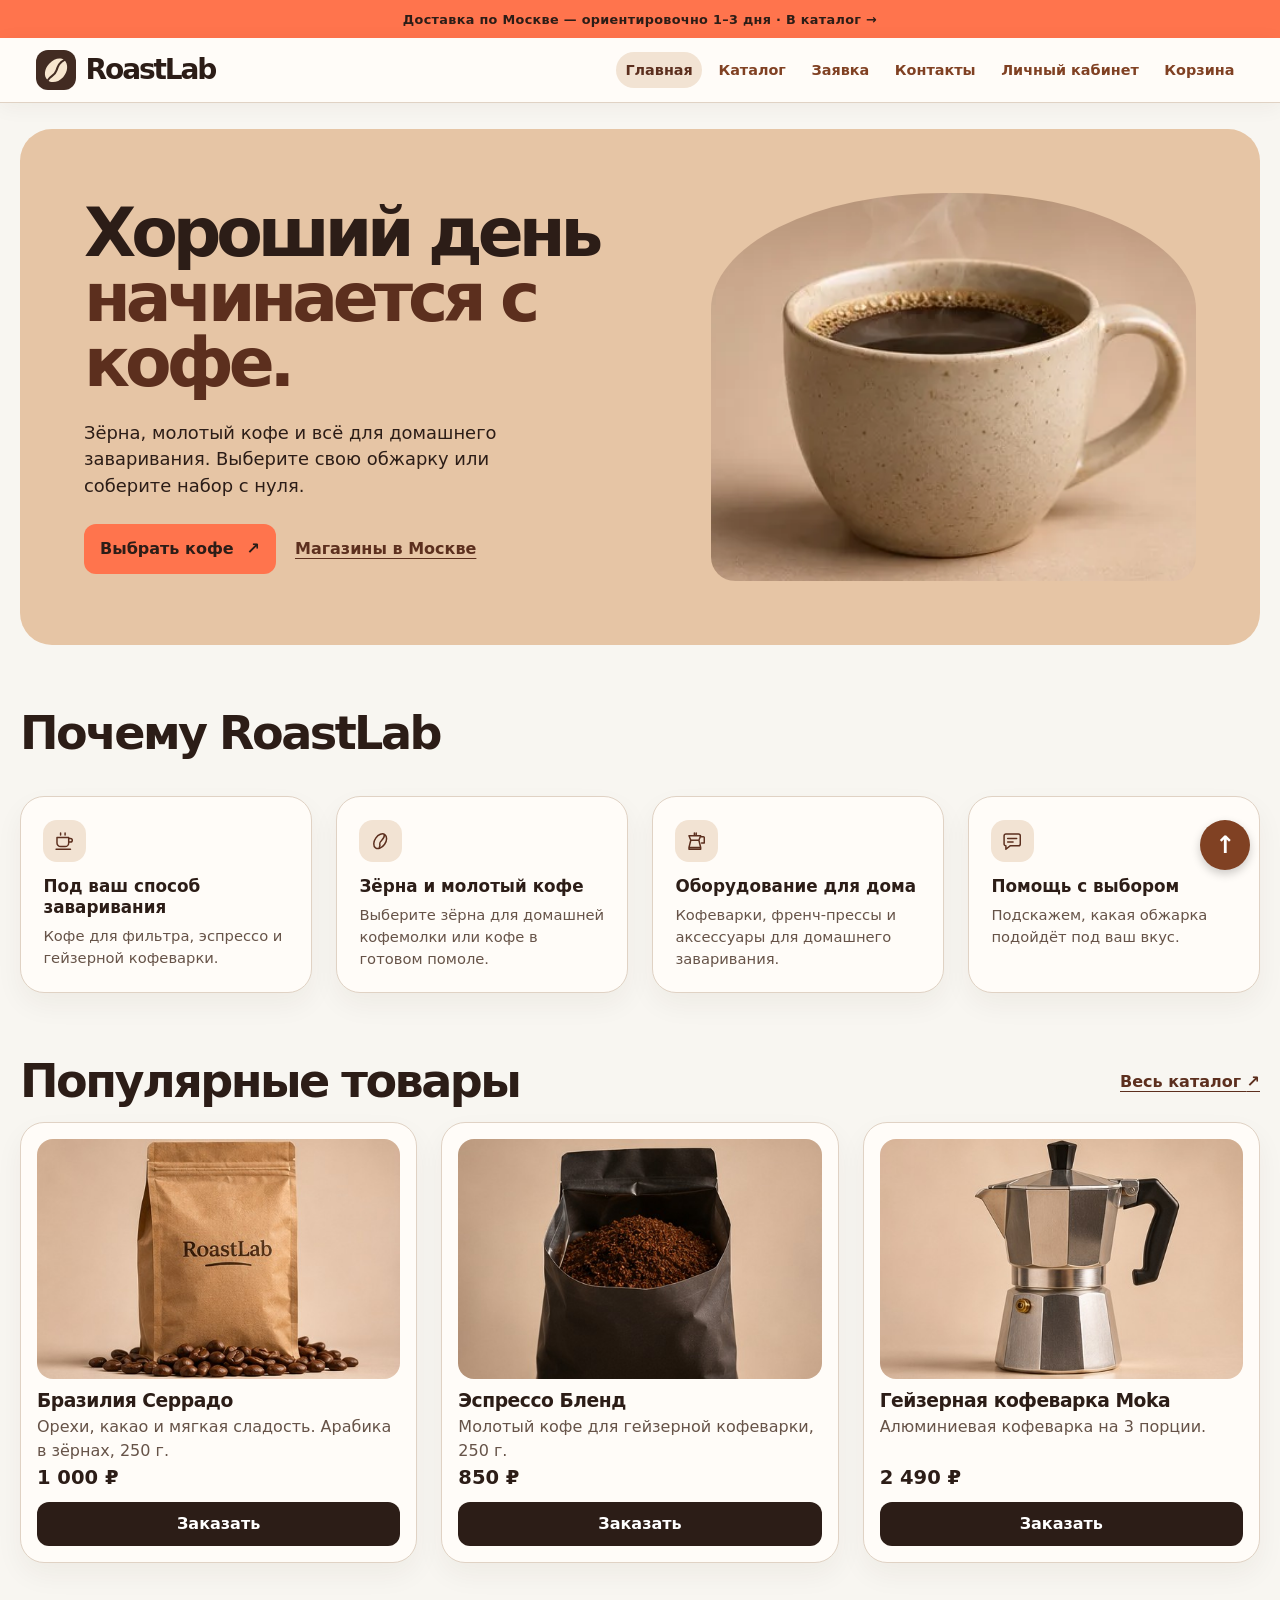
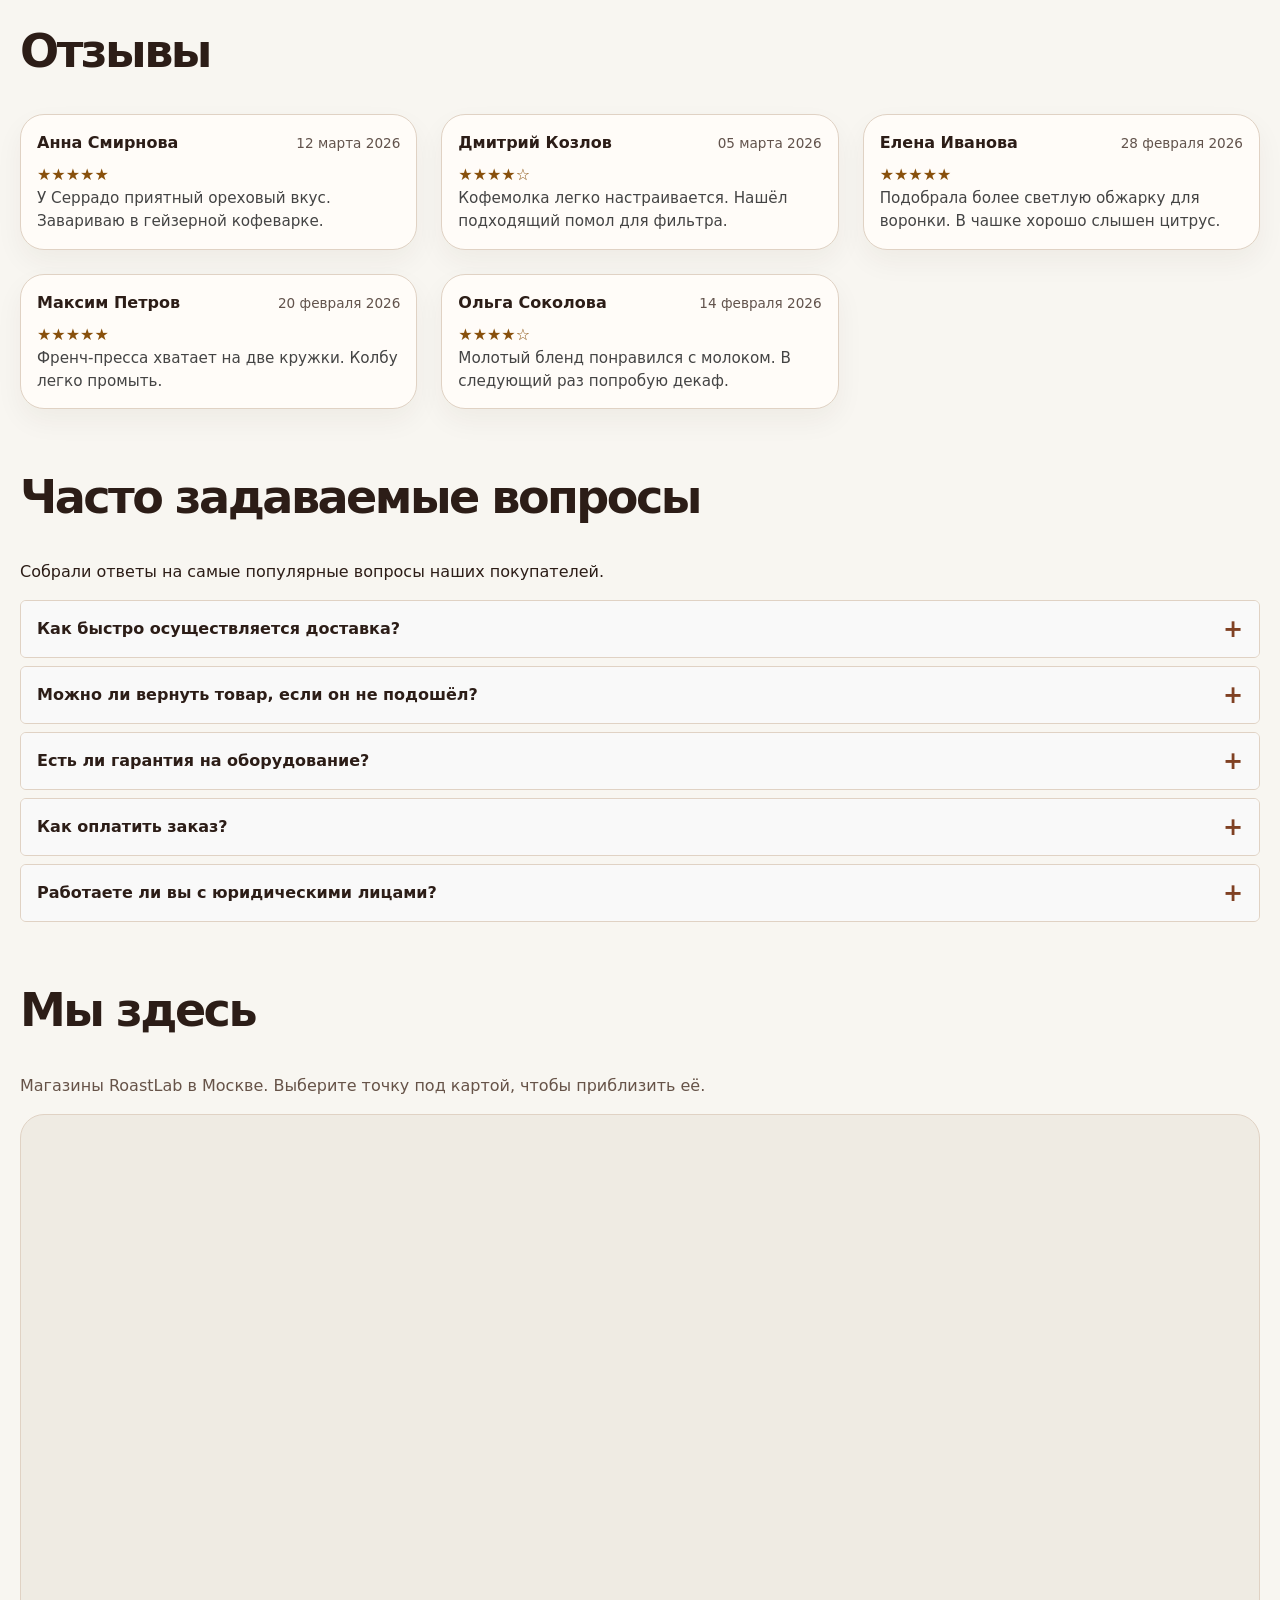
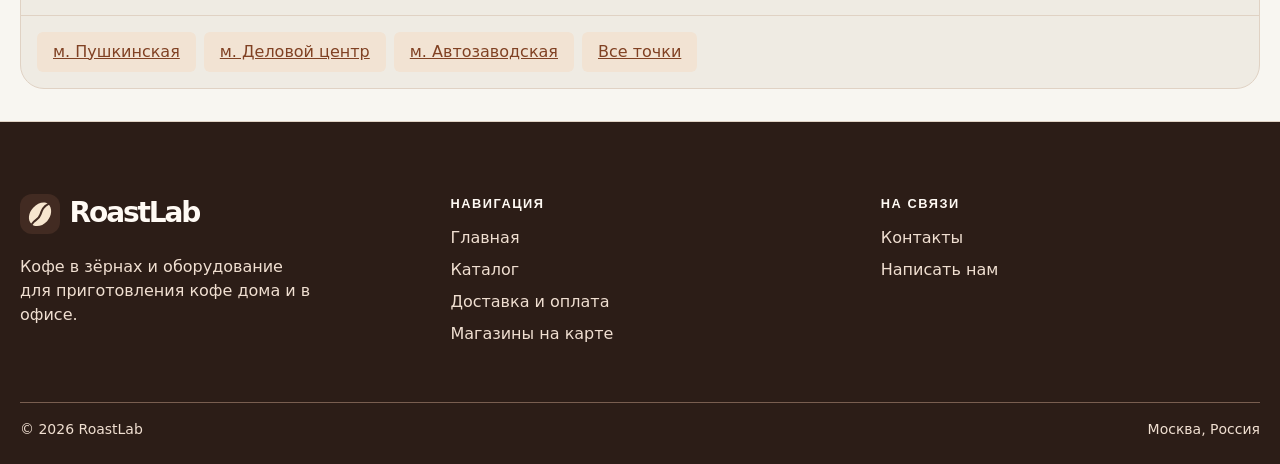
<file: index.html>
<!DOCTYPE html>
<html lang="ru">
<head>
    <meta charset="UTF-8">
    <meta name="viewport" content="width=device-width, initial-scale=1.0">
    <meta name="description" content="RoastLab: популярные товары, преимущества, отзывы клиентов.">
    <title>RoastLab</title>
    <link rel="stylesheet" href="css/style.css">
    <link rel="stylesheet" href="css/responsive.css">
    <script src="js/main.js" defer></script>
    <link rel="icon" type="image/svg+xml" href="data:image/svg+xml,%3Csvg xmlns='http://www.w3.org/2000/svg' viewBox='0 0 40 40'%3E%3Crect width=%2740%27 height=%2740%27 rx=%2710%27 fill=%27%23422b22%27/%3E%3Cpath fill='%23f7e6cf' d='M28 10c4.8 3.8 3.9 11.8-.9 17.2-4.9 5.3-11.9 6.4-15.6 2.7-4.2-4-3-11.1 1.7-16.2C18 8.5 24.5 7.2 28 10Z'/%3E%3Cpath fill='none' stroke='%23422b22' stroke-width='2' stroke-linecap='round' d='M12 30c2.4-4.1 6.9-4.3 8.5-9.6 1.4-4.6 2.7-7.9 7.7-10.2'/%3E%3C/svg%3E">
</head>
<body id="top">
  <a class="skip-link" href="#main-content">Перейти к содержимому</a>
  <p class="site-announcement">
      <a href="catalog.html">Доставка по Москве — ориентировочно 1–3 дня · В каталог <span aria-hidden="true">→</span></a>
  </p>
  <header class="site-header">
    <div class="site-header__inner">
      <div class="page-inner">
        <a class="site-header__logo" href="index.html">RoastLab</a>
        <button class="button button--secondary site-nav-toggle" type="button" aria-controls="site-nav" aria-expanded="false" hidden>Меню</button>
        <nav class="site-nav" id="site-nav" aria-label="Основная навигация">
          <ul class="site-nav__list">
          <li class="site-nav__item"><a class="site-nav__link site-nav__link--active" aria-current="page" href="index.html">Главная</a></li>
          <li class="site-nav__item"><a class="site-nav__link" href="catalog.html">Каталог</a></li>
          <li class="site-nav__item"><a class="site-nav__link" href="order.html">Заявка</a></li>
          <li class="site-nav__item"><a class="site-nav__link" href="contacts.html">Контакты</a></li>
          <li class="site-nav__item"><a class="site-nav__link" href="account.html">Личный кабинет</a></li>
          <li class="site-nav__item"><a class="site-nav__link" href="cart.html">Корзина</a></li>
          </ul>
        </nav>
      </div>
    </div>
  </header>

    <main id="main-content" tabindex="-1">
  <section class="hero">
    <div class="page-inner">
      <div class="hero__layout">
        <div class="hero__copy">
          <h1 class="hero__title">Хороший день <span>начинается с кофе.</span></h1>
          <p class="hero__text">Зёрна, молотый кофе и всё для домашнего заваривания. Выберите свою обжарку или соберите набор с нуля.</p>
          <div class="hero__actions">
            <a class="button button--primary" href="catalog.html">Выбрать кофе <span aria-hidden="true">↗</span></a>
            <a class="hero__stores" href="#stores">Магазины в Москве</a>
          </div>
        </div>
        <div class="hero__visual">
          <picture class="hero__picture">
            <source type="image/webp" srcset="images/roast-8-252.webp 252w, images/roast-8.webp 504w" sizes="(min-width: 1100px) 505px, (min-width: 768px) 46vw, calc(100vw - 64px)">
            <img src="images/roast-8.jpg" srcset="images/roast-8-252.jpg 252w, images/roast-8.jpg 504w" sizes="(min-width: 1100px) 505px, (min-width: 768px) 46vw, calc(100vw - 64px)" alt="Чашка свежезаваренного кофе" width="504" height="333">
          </picture>
        </div>
      </div>
    </div>
  </section>
  <div class="page-inner">

        <section class="section" id="advantages" tabindex="-1" aria-labelledby="advantages-title">
            <h2 class="section__title" id="advantages-title">Почему RoastLab</h2>
            <ul class="advantages-list">
                <li class="advantages-list__item">
                    <svg class="advantages-list__icon" viewBox="0 0 24 24" aria-hidden="true">
                        <path d="M4 8h13v6a4 4 0 0 1-4 4H8a4 4 0 0 1-4-4zM17 9h2a2 2 0 0 1 0 4h-2M3 21h16M8 5V3m5 2V3"/>
                    </svg>
                    <div>
                        <h3>Под ваш способ заваривания</h3>
                        <p>Кофе для фильтра, эспрессо и гейзерной кофеварки.</p>
                    </div>
                </li>
                <li class="advantages-list__item">
                    <svg class="advantages-list__icon" viewBox="0 0 24 24" aria-hidden="true">
                        <ellipse cx="12" cy="12" rx="6" ry="9" transform="rotate(35 12 12)"/>
                        <path d="M16.5 5c1 5-6 7-5 10 .4 1.3.2 2.7-.5 4"/>
                    </svg>
                    <div>
                        <h3>Зёрна и молотый кофе</h3>
                        <p>Выберите зёрна для домашней кофемолки или кофе в готовом помоле.</p>
                    </div>
                </li>
                <li class="advantages-list__item">
                    <svg class="advantages-list__icon" viewBox="0 0 24 24" aria-hidden="true">
                        <path d="M4 6h13l-2 5H6zM10 3v3m2-3v3M6 11l-2 8h13l-2-8M17 7h3a1 1 0 0 1 1 1v6h-3M4 19v2h13v-2"/>
                    </svg>
                    <div>
                        <h3>Оборудование для дома</h3>
                        <p>Кофеварки, френч-прессы и аксессуары для домашнего заваривания.</p>
                    </div>
                </li>
                <li class="advantages-list__item">
                    <svg class="advantages-list__icon" viewBox="0 0 24 24" aria-hidden="true">
                        <path d="M5 4h14a2 2 0 0 1 2 2v9a2 2 0 0 1-2 2H10l-5 4v-4a2 2 0 0 1-2-2V6a2 2 0 0 1 2-2zM7 9h10M7 13h6"/>
                    </svg>
                    <div>
                        <h3>Помощь с выбором</h3>
                        <p>Подскажем, какая обжарка подойдёт под ваш вкус.</p>
                    </div>
                </li>
            </ul>
        </section>

        <section class="section" id="popular" tabindex="-1">
            <div class="section-heading">
                <h2 class="section__title">Популярные товары</h2>
                <a href="catalog.html">Весь каталог <span aria-hidden="true">↗</span></a>
            </div>

            <div class="products-grid">

                <div class="product-column">
  <article class="product-card" data-category="beans" data-price="1000" id="item-1">
    <img class="product-card__image" src="images/roast-1.jpg" srcset="images/roast-1-252.jpg 252w, images/roast-1.jpg 504w" sizes="(min-width: 1200px) 360px, (min-width: 1024px) 32vw, (min-width: 640px) 47vw, calc(100vw - 64px)" alt="Бразилия Серрадо" width="504" height="333" loading="lazy">
    <div class="product-card__body">
<h3 class="product-card__title"><a href="product.html">Бразилия Серрадо</a></h3>
    <p class="product-card__description">Орехи, какао и мягкая сладость. Арабика в зёрнах, 250 г.</p>
    <p class="product-card__price">1 000 ₽</p>

    <button class="button button--primary" type="button" data-product="Бразилия Серрадо">Заказать</button>
    </div>
  </article>
</div>

                <div class="product-column">
  <article class="product-card" data-category="ground" data-price="850" id="item-2">
    <img class="product-card__image" src="images/roast-2.jpg" srcset="images/roast-2-252.jpg 252w, images/roast-2.jpg 504w" sizes="(min-width: 1200px) 360px, (min-width: 1024px) 32vw, (min-width: 640px) 47vw, calc(100vw - 64px)" alt="Эспрессо Бленд" width="504" height="333" loading="lazy">
    <div class="product-card__body">
<h3 class="product-card__title">Эспрессо Бленд</h3>
    <p class="product-card__description">Молотый кофе для гейзерной кофеварки, 250 г.</p>
    <p class="product-card__price">850 ₽</p>

    <button class="button button--primary" type="button" data-product="Эспрессо Бленд">Заказать</button>
    </div>
  </article>
</div>

                <div class="product-column">
  <article class="product-card" data-category="makers" data-price="2490" id="item-3">
    <img class="product-card__image" src="images/roast-3.jpg" srcset="images/roast-3-252.jpg 252w, images/roast-3.jpg 504w" sizes="(min-width: 1200px) 360px, (min-width: 1024px) 32vw, (min-width: 640px) 47vw, calc(100vw - 64px)" alt="Гейзерная кофеварка Moka" width="504" height="333" loading="lazy">
    <div class="product-card__body">
<h3 class="product-card__title">Гейзерная кофеварка Moka</h3>
    <p class="product-card__description">Алюминиевая кофеварка на 3 порции.</p>
    <p class="product-card__price">2 490 ₽</p>

    <button class="button button--primary" type="button" data-product="Гейзерная кофеварка Moka">Заказать</button>
    </div>
  </article>
</div>

            </div>
        </section>

        <!-- БЛОК: Отзывы -->
        <section class="section" id="reviews">
            <h2 class="section__title">Отзывы</h2>
            <p></p>

            <div class="reviews-list">

                <div>
<article class="review-card">
                    <div class="review-card__header">
                        <span class="review-card__author">Анна Смирнова</span>
                        <span class="review-card__date">12 марта 2026</span>
                    </div>
                    <div class="stars" aria-label="Оценка 5 из 5">★★★★★</div>
                    <p class="review-card__text">У Серрадо приятный ореховый вкус. Завариваю в гейзерной кофеварке.</p>
                </article>
</div>

                <div>
<article class="review-card">
                    <div class="review-card__header">
                        <span class="review-card__author">Дмитрий Козлов</span>
                        <span class="review-card__date">05 марта 2026</span>
                    </div>
                    <div class="stars" aria-label="Оценка 4 из 5">★★★★☆</div>
                    <p class="review-card__text">Кофемолка легко настраивается. Нашёл подходящий помол для фильтра.</p>
                </article>
</div>

                <div>
<article class="review-card">
                    <div class="review-card__header">
                        <span class="review-card__author">Елена Иванова</span>
                        <span class="review-card__date">28 февраля 2026</span>
                    </div>
                    <div class="stars" aria-label="Оценка 5 из 5">★★★★★</div>
                    <p class="review-card__text">Подобрала более светлую обжарку для воронки. В чашке хорошо слышен цитрус.</p>
                </article>
</div>

                <div>
<article class="review-card">
                    <div class="review-card__header">
                        <span class="review-card__author">Максим Петров</span>
                        <span class="review-card__date">20 февраля 2026</span>
                    </div>
                    <div class="stars" aria-label="Оценка 5 из 5">★★★★★</div>
                    <p class="review-card__text">Френч-пресса хватает на две кружки. Колбу легко промыть.</p>
                </article>
</div>

                <div>
<article class="review-card">
                    <div class="review-card__header">
                        <span class="review-card__author">Ольга Соколова</span>
                        <span class="review-card__date">14 февраля 2026</span>
                    </div>
                    <div class="stars" aria-label="Оценка 4 из 5">★★★★☆</div>
                    <p class="review-card__text">Молотый бленд понравился с молоком. В следующий раз попробую декаф.</p>
                </article>
</div>

            </div>
        </section>

        <!-- БЛОК: Часто задаваемые вопросы (FAQ) -->
        <section class="section" id="faq">
            <h2 class="section__title">Часто задаваемые вопросы</h2>
            <p>Собрали ответы на самые популярные вопросы наших покупателей.</p>

            <div class="faq-list">
                <details class="faq-item">
                    <summary class="faq-item__question">Как быстро осуществляется доставка?</summary>
                    <div class="faq-item__answer">Ориентировочный срок доставки по Москве — 1–3 дня. Точную дату можно уточнить при оформлении заказа.</div>
                </details>

                <details class="faq-item">
                    <summary class="faq-item__question">Можно ли вернуть товар, если он не подошёл?</summary>
                    <div class="faq-item__answer">Если товар не подошёл, напишите нам через <a href="contacts.html">страницу контактов</a> и укажите номер заказа. Подскажем, как оформить возврат или обмен.</div>
                </details>

                <details class="faq-item">
                    <summary class="faq-item__question">Есть ли гарантия на оборудование?</summary>
                    <div class="faq-item__answer">Срок и условия гарантии зависят от модели. Перед покупкой уточните их через <a href="contacts.html">страницу контактов</a>, указав название модели.</div>
                </details>

                <details class="faq-item">
                    <summary class="faq-item__question">Как оплатить заказ?</summary>
                    <div class="faq-item__answer">Чтобы уточнить доступные способы оплаты, свяжитесь с нами через <a href="contacts.html">страницу контактов</a>.</div>
                </details>

                <details class="faq-item">
                    <summary class="faq-item__question">Работаете ли вы с юридическими лицами?</summary>
                    <div class="faq-item__answer">По оптовым заказам для компаний напишите нам через <a href="contacts.html">страницу контактов</a>. Укажите название организации, нужные позиции и количество, чтобы обсудить условия поставки.</div>
                </details>
            </div>
        </section>

      </div>
        <section class="section" id="stores" aria-labelledby="stores-title">
            <h2 class="section__title" id="stores-title">Мы здесь</h2>
            <p class="stores-map__intro">Магазины RoastLab в Москве. Выберите точку под картой, чтобы приблизить её.</p>
            <div class="stores-map">
                <iframe class="stores-map__frame" name="stores-map" title="Яндекс Карта с магазинами RoastLab в Москве"
                    src="https://yandex.ru/map-widget/v1/?ll=37.603,55.749&amp;z=10&amp;l=map&amp;pt=37.606,55.765~37.542,55.744~37.669,55.706"
                    loading="lazy" allowfullscreen></iframe>
                <ul class="stores-map__locations" aria-label="Точки на карте">
                    <li><a href="https://yandex.ru/map-widget/v1/?ll=37.606,55.765&amp;z=16&amp;l=map&amp;pt=37.606,55.765" target="stores-map">м. Пушкинская</a></li>
                    <li><a href="https://yandex.ru/map-widget/v1/?ll=37.542,55.744&amp;z=16&amp;l=map&amp;pt=37.542,55.744" target="stores-map">м. Деловой центр</a></li>
                    <li><a href="https://yandex.ru/map-widget/v1/?ll=37.669,55.706&amp;z=16&amp;l=map&amp;pt=37.669,55.706" target="stores-map">м. Автозаводская</a></li>
                    <li><a href="https://yandex.ru/map-widget/v1/?ll=37.603,55.749&amp;z=10&amp;l=map&amp;pt=37.606,55.765~37.542,55.744~37.669,55.706" target="stores-map">Все точки</a></li>
                </ul>
            </div>
        </section>
    </main>

    <footer class="site-footer" id="contacts">
        <div class="page-inner">
            <div class="site-footer__grid">
                <div class="site-footer__brand">
                    <a class="site-footer__logo" href="index.html">RoastLab</a>
                    <p>Кофе в зёрнах и оборудование для приготовления кофе дома и в офисе.</p>
                </div>
                <nav aria-label="Навигация в подвале">
                    <h2 class="site-footer__heading">Навигация</h2>
                    <ul class="site-footer__links">
                        <li><a href="index.html">Главная</a></li>
                        <li><a href="catalog.html">Каталог</a></li>
                        <li><a href="index.html#faq">Доставка и оплата</a></li>
                        <li><a href="index.html#stores">Магазины на карте</a></li>
                    </ul>
                </nav>
                <div>
                    <h2 class="site-footer__heading">На связи</h2>
                    <ul class="site-footer__links">
                        <li><a href="contacts.html">Контакты</a></li>
                        <li><a href="contacts.html#feedback">Написать нам</a></li>
                    </ul>
                </div>
            </div>
            <div class="site-footer__bottom">
                <p>&copy; 2026 RoastLab</p>
                <p>Москва, Россия</p>
            </div>
        </div>
    </footer>

    <!-- ========================================== -->
    <!-- СУПЕР-УЛУЧШЕННОЕ МОДАЛЬНОЕ ОКНО             -->
    <!-- ========================================== -->
    <dialog class="order-dialog" id="order-dialog" aria-labelledby="order-dialog-title">
          <div class="order-dialog__header">
            <h2 class="order-dialog__title" id="order-dialog-title">Оформление заявки</h2>
            <button type="button" class="order-dialog__close" data-close-dialog aria-label="Закрыть">×</button>
          </div>
          <div class="order-dialog__body">
            <form class="order-form" id="order-form" action="#" method="post" novalidate>

                <input id="selected-product" name="selected-product" type="hidden"><p>Товар: <strong id="selected-product-name"></strong></p>

                <!-- Динамический блок: Выбранный товар -->

                <!-- Группа: контактные данные -->
                <fieldset class="field">
                    <legend class="field-title">Контактные данные</legend>

                    <div class="field">
                        <label class="order-form__label" for="order-name">
                            Имя <span class="required" aria-hidden="true">*</span>
                        </label>
                        <input class="order-form__input"
                                   id="order-name" name="name" type="text"
                                   placeholder="Введите ваше имя" minlength="2" autocomplete="given-name" required>
                        <small class="order-form__hint">Как к вам обращаться</small>
                    </div>

                    <div class="field">
                        <label class="order-form__label" for="order-email">
                            E-mail <span class="required" aria-hidden="true">*</span>
                        </label>
                        <input class="order-form__input"
                                   id="order-email" name="email" type="email"
                                   placeholder="example@mail.ru" autocomplete="email" required>
                    </div>

                    <div class="field">
                        <label class="order-form__label" for="order-phone">
                            Телефон <span class="required" aria-hidden="true">*</span>
                        </label>
                        <div class="phone-field">
          <span class="phone-field__icon" aria-hidden="true">☎</span>
          <input class="order-form__input"
                                   id="order-phone" name="phone" type="tel" inputmode="tel"
                                   placeholder="+7 (900) 000-00-00" pattern="^\+7 \(\d{3}\) \d{3}-\d{2}-\d{2}$" required aria-describedby="order-phone-hint">
        </div>
                        <small class="order-form__hint" id="order-phone-hint">Формат: +7 (900) 000-00-00</small>
                    </div>
                </fieldset>

                <!-- Группа: способ связи (НОВОЕ) -->
                <fieldset class="field">
                    <legend class="field-title">Удобный способ связи</legend>
                    <div class="order-form__options">
                        <label class="choice-label">
                            <input class="choice-input" type="radio" name="contact_method" value="call" checked> Звонок
                        </label>
                        <label class="choice-label">
                            <input class="choice-input" type="radio" name="contact_method" value="email"> E-mail
                        </label>
                        <label class="choice-label">
                            <input class="choice-input" type="radio" name="contact_method" value="messenger"> Мессенджер
                        </label>
                    </div>
                </fieldset>

                <!-- Группа: детали заявки -->
                <fieldset class="field">
                    <legend class="field-title">Детали заявки</legend>

                    <div class="field">
                        <label class="order-form__label" for="order-date">Желаемая дата связи</label>
                        <input class="order-form__input" id="order-date" name="date" type="date">
                    </div>

                    <div class="field">
                        <label class="order-form__label" for="order-topic">
                            Тема заявки <span class="required" aria-hidden="true">*</span>
                        </label>
                        <select class="order-form__select" id="order-topic" name="topic" required>
                            <option value="">Выберите тему</option>
                            <option value="product">Заказ товара</option>
                            <option value="consultation">Помощь с выбором кофе</option>
                            <option value="delivery">Доставка</option>
                        </select>
                    </div>

                    <div class="field">
                        <label class="order-form__label" for="order-comment">Комментарий</label>
                        <textarea class="order-form__textarea" id="order-comment" name="comment" rows="4" placeholder="Укажите количество, способ заваривания или вопрос о доставке (например, удобное время для звонка)"></textarea>
                    </div>
                </fieldset>

                <!-- Согласие -->
                <div class="order-form__agreement">
          <input class="choice-input" id="order-agreement" name="agreement" type="checkbox" required>
          <label class="choice-label" for="order-agreement">
                        <span>Я согласен на обработку данных, указанных в форме.</span>
                    </label>
        </div>

            </form>
          </div>
          <div class="order-dialog__actions">
              <button class="button button--secondary" type="button" data-close-dialog>Отмена</button>
              <button class="button button--primary" type="submit" form="order-form">Проверить заявку</button>
          </div>
    </dialog>

    <!-- Сообщение об успехе -->
    <p class="success-message" id="success-message" role="alert" hidden>Данные заявки проверены.</p>

    <!-- Фиксированная кнопка "Наверх" -->
    <a href="#top" class="to-top" aria-label="Вернуться наверх" title="Наверх">↑</a>

</body>
</html>
</file>
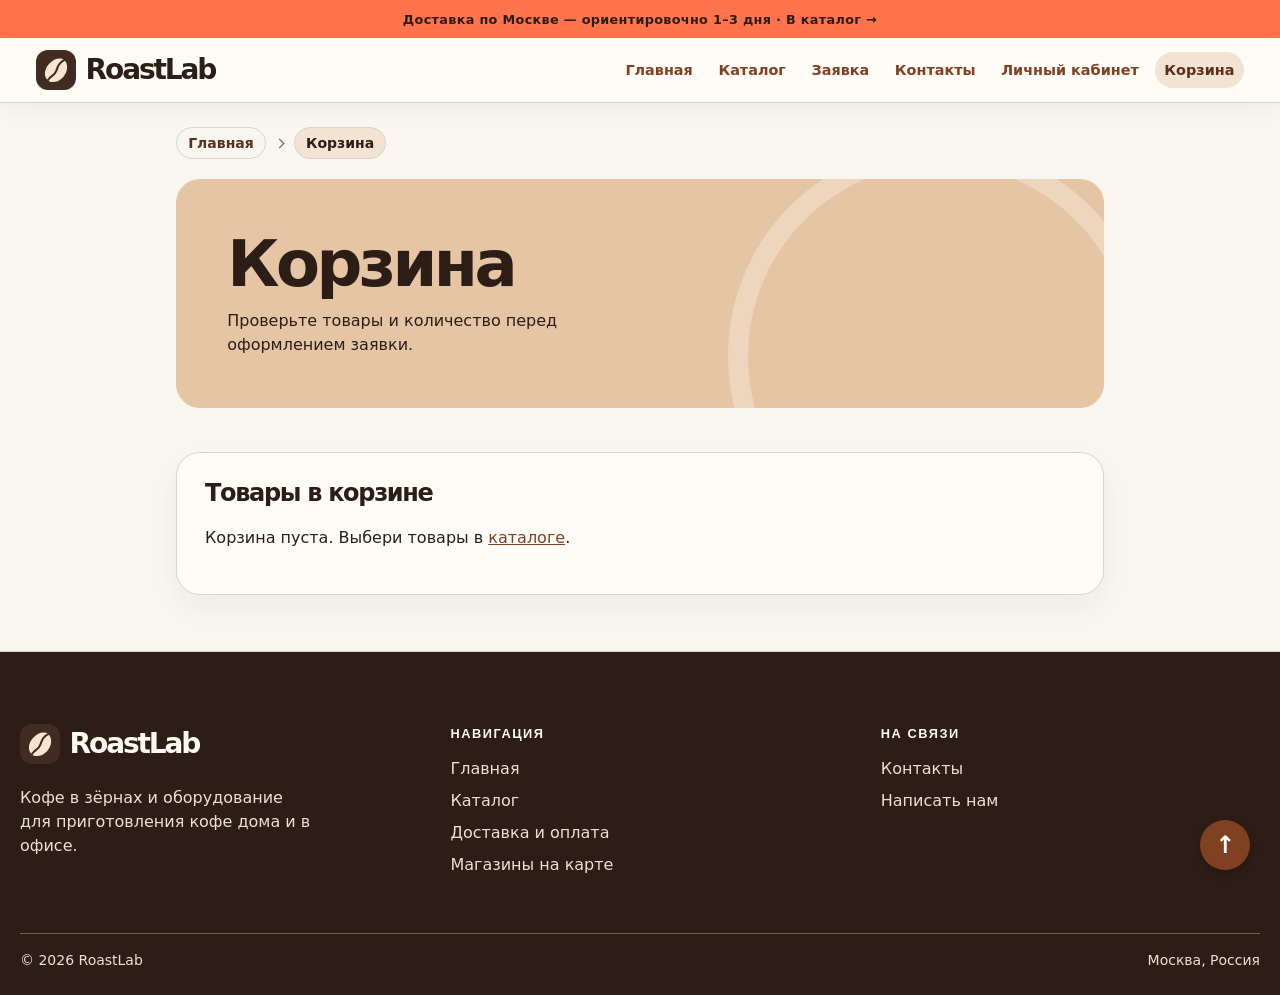
<file: cart.html>
<!DOCTYPE html>
<html lang="ru">
<head>
    <meta charset="UTF-8">
    <meta name="viewport" content="width=device-width, initial-scale=1.0">
    <meta name="description" content="Товары, количество и сумма покупки в RoastLab.">
    <title>Корзина — RoastLab</title>
    <link rel="stylesheet" href="css/style.css">
    <link rel="stylesheet" href="css/responsive.css">
    <script src="js/main.js" defer></script>
    <script src="js/catalog.bundle.js" defer></script>
    <link rel="icon" type="image/svg+xml" href="data:image/svg+xml,%3Csvg xmlns='http://www.w3.org/2000/svg' viewBox='0 0 40 40'%3E%3Crect width=%2740%27 height=%2740%27 rx=%2710%27 fill=%27%23422b22%27/%3E%3Cpath fill='%23f7e6cf' d='M28 10c4.8 3.8 3.9 11.8-.9 17.2-4.9 5.3-11.9 6.4-15.6 2.7-4.2-4-3-11.1 1.7-16.2C18 8.5 24.5 7.2 28 10Z'/%3E%3Cpath fill='none' stroke='%23422b22' stroke-width='2' stroke-linecap='round' d='M12 30c2.4-4.1 6.9-4.3 8.5-9.6 1.4-4.6 2.7-7.9 7.7-10.2'/%3E%3C/svg%3E">
</head>
<body id="top">
  <a class="skip-link" href="#main-content">Перейти к содержимому</a>
  <p class="site-announcement">
      <a href="catalog.html">Доставка по Москве — ориентировочно 1–3 дня · В каталог <span aria-hidden="true">→</span></a>
  </p>
  <header class="site-header">
    <div class="site-header__inner">
      <div class="page-inner">
        <a class="site-header__logo" href="index.html">RoastLab</a>
        <button class="button button--secondary site-nav-toggle" type="button" aria-controls="site-nav" aria-expanded="false" hidden>Меню</button>
        <nav class="site-nav" id="site-nav" aria-label="Основная навигация">
          <ul class="site-nav__list">
          <li class="site-nav__item"><a class="site-nav__link" href="index.html">Главная</a></li>
          <li class="site-nav__item"><a class="site-nav__link" href="catalog.html">Каталог</a></li>
          <li class="site-nav__item"><a class="site-nav__link" href="order.html">Заявка</a></li>
          <li class="site-nav__item"><a class="site-nav__link" href="contacts.html">Контакты</a></li>
          <li class="site-nav__item"><a class="site-nav__link" href="account.html">Личный кабинет</a></li>
          <li class="site-nav__item"><a class="site-nav__link site-nav__link--active" aria-current="page" href="cart.html">Корзина</a></li>
          </ul>
        </nav>
      </div>
    </div>
  </header>

    <main id="main-content" tabindex="-1" class="page shop-page">
      <nav class="breadcrumbs" aria-label="Хлебные крошки">
        <ol class="breadcrumbs__list">
          <li><a class="breadcrumbs__link" href="index.html">Главная</a></li>
          <li><span class="breadcrumbs__current" aria-current="page">Корзина</span></li>
        </ol>
      </nav>
      <div class="page-intro">
        <h1>Корзина</h1>
        <p>Проверьте товары и количество перед оформлением заявки.</p>
      </div>
      <div id="cart-app"></div>
      <noscript>Включите JavaScript, чтобы пользоваться этой страницей.</noscript>
    </main>

    <footer class="site-footer">
        <div class="page-inner">
            <div class="site-footer__grid">
                <div class="site-footer__brand">
                    <a class="site-footer__logo" href="index.html">RoastLab</a>
                    <p>Кофе в зёрнах и оборудование для приготовления кофе дома и в офисе.</p>
                </div>
                <nav aria-label="Навигация в подвале">
                    <h2 class="site-footer__heading">Навигация</h2>
                    <ul class="site-footer__links">
                        <li><a href="index.html">Главная</a></li>
                        <li><a href="catalog.html">Каталог</a></li>
                        <li><a href="index.html#faq">Доставка и оплата</a></li>
                        <li><a href="index.html#stores">Магазины на карте</a></li>
                    </ul>
                </nav>
                <div>
                    <h2 class="site-footer__heading">На связи</h2>
                    <ul class="site-footer__links">
                        <li><a href="contacts.html">Контакты</a></li>
                        <li><a href="contacts.html#feedback">Написать нам</a></li>
                    </ul>
                </div>
            </div>
            <div class="site-footer__bottom">
                <p>&copy; 2026 RoastLab</p>
                <p>Москва, Россия</p>
            </div>
        </div>
    </footer>

    <!-- ========================================== -->
    <!-- НОВОЕ УЛУЧШЕННОЕ МОДАЛЬНОЕ ОКНО              -->
    <!-- ========================================== -->

    <dialog class="order-dialog" id="order-dialog" aria-labelledby="order-dialog-title">
          <div class="order-dialog__header">
            <h2 class="order-dialog__title" id="order-dialog-title">Оформление заявки</h2>
            <button type="button" class="order-dialog__close" data-close-dialog aria-label="Закрыть">×</button>
          </div>
          <div class="order-dialog__body">
            <form class="order-form" id="order-form" action="#" method="post" novalidate>

                <input id="selected-product" name="selected-product" type="hidden">
                <section class="order-summary" aria-labelledby="order-summary-title">
                    <h3 id="order-summary-title">Состав заказа</h3>
                    <ul class="order-summary__items" id="order-summary-items"></ul>
                    <ul class="order-summary__items" id="order-summary-extra" hidden></ul>
                    <button class="order-summary__more" type="button" id="order-summary-more"
                        aria-expanded="false" aria-controls="order-summary-extra" hidden></button>
                    <div class="order-summary__total">
                        <span>Итого</span>
                        <strong id="order-summary-total"></strong>
                    </div>
                </section>

                <!-- Группа: контактные данные -->
                <fieldset class="field">
                    <legend class="field-title">Контактные данные</legend>

                    <div class="field">
                        <label class="order-form__label" for="order-name">
                            Имя <span class="required" aria-hidden="true">*</span>
                        </label>
                        <input class="order-form__input"
                                   id="order-name" name="name" type="text"
                                   placeholder="Введите ваше имя" minlength="2" autocomplete="given-name" required>
                        <small class="order-form__hint">Как к вам обращаться</small>
                    </div>

                    <div class="field">
                        <label class="order-form__label" for="order-email">
                            E-mail <span class="required" aria-hidden="true">*</span>
                        </label>
                        <input class="order-form__input"
                                   id="order-email" name="email" type="email"
                                   placeholder="example@mail.ru" autocomplete="email" required>
                    </div>

                    <div class="field">
                        <label class="order-form__label" for="order-phone">
                            Телефон <span class="required" aria-hidden="true">*</span>
                        </label>
                        <div class="phone-field">
          <span class="phone-field__icon" aria-hidden="true">☎</span>
          <input class="order-form__input"
                                   id="order-phone" name="phone" type="tel" inputmode="tel"
                                   placeholder="+7 (900) 000-00-00" pattern="^\+7 \(\d{3}\) \d{3}-\d{2}-\d{2}$" required aria-describedby="order-phone-hint">
        </div>
                        <small class="order-form__hint" id="order-phone-hint">Формат: +7 (900) 000-00-00</small>
                    </div>
                </fieldset>

                <!-- Группа: способ связи -->
                <fieldset class="field">
                    <legend class="field-title">Удобный способ связи</legend>
                    <div class="order-form__options">
                        <label class="choice-label">
                            <input class="choice-input" type="radio" name="contact_method" value="call" checked> Звонок
                        </label>
                        <label class="choice-label">
                            <input class="choice-input" type="radio" name="contact_method" value="email"> E-mail
                        </label>
                        <label class="choice-label">
                            <input class="choice-input" type="radio" name="contact_method" value="messenger"> Мессенджер
                        </label>
                    </div>
                </fieldset>

                <!-- Группа: детали заявки -->
                <fieldset class="field">
                    <legend class="field-title">Детали заявки</legend>

                    <div class="field">
                        <label class="order-form__label" for="order-date">Желаемая дата связи</label>
                        <input class="order-form__input" id="order-date" name="date" type="date">
                    </div>

                    <div class="field">
                        <label class="order-form__label" for="order-topic">
                            Тема заявки <span class="required" aria-hidden="true">*</span>
                        </label>
                        <select class="order-form__select" id="order-topic" name="topic" required>
                            <option value="">Выберите тему</option>
                            <option value="product">Заказ товара</option>
                            <option value="consultation">Помощь с выбором кофе</option>
                            <option value="delivery">Доставка</option>
                        </select>
                    </div>

                    <div class="field">
                        <label class="order-form__label" for="order-comment">Комментарий</label>
                        <textarea class="order-form__textarea" id="order-comment" name="comment" rows="4" placeholder="Укажите количество, способ заваривания или вопрос о доставке (например, удобное время для звонка)"></textarea>
                    </div>
                </fieldset>

                <!-- Согласие -->
                <div class="order-form__agreement">
          <input class="choice-input" id="order-agreement" name="agreement" type="checkbox" required>
          <label class="choice-label" for="order-agreement">
                        <span>Я согласен на обработку данных, указанных в форме.</span>
                    </label>
        </div>

            </form>
          </div>
          <div class="order-dialog__actions">
              <button class="button button--secondary" type="button" data-close-dialog>Отмена</button>
              <button class="button button--primary" type="submit" form="order-form">Проверить заявку</button>
          </div>
    </dialog>

    <!-- Сообщение об успехе -->
    <p class="success-message" id="success-message" role="alert" hidden>Данные заявки проверены.</p>

    <!-- Фиксированная кнопка "Наверх" -->
    <a href="#top" class="to-top" aria-label="Вернуться наверх" title="Наверх">↑</a>

</body>
</html>
</file>
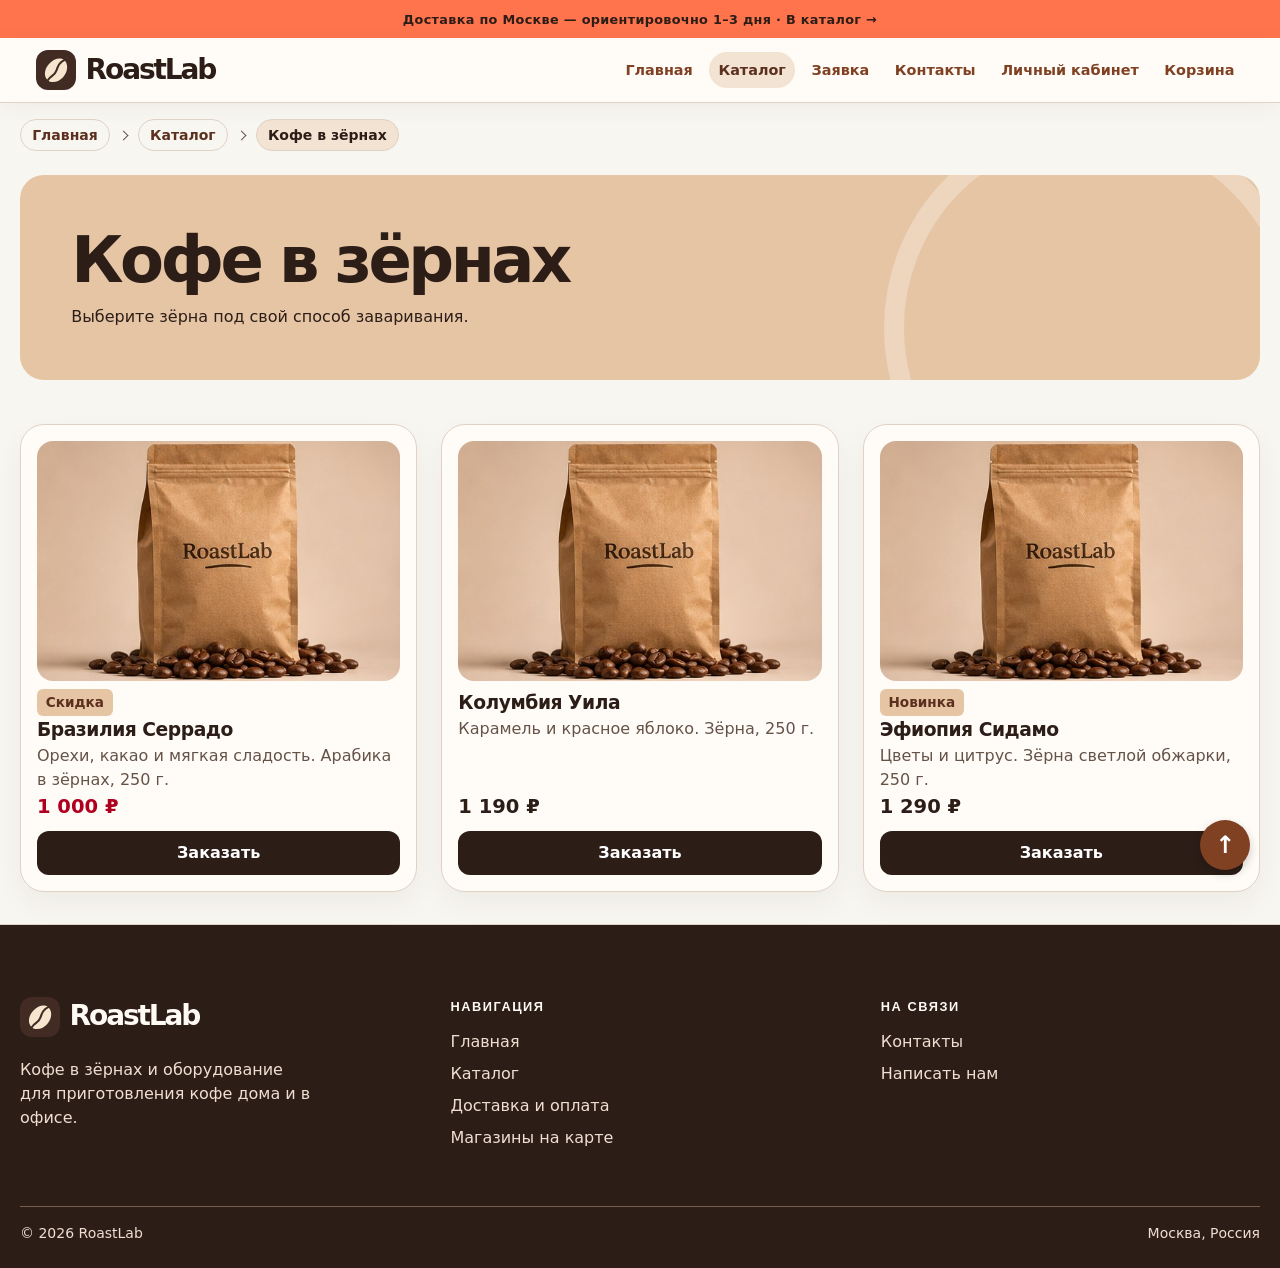
<file: category-coffee.html>
<!DOCTYPE html>
<html lang="ru">
<head>
    <meta charset="UTF-8">
    <meta name="viewport" content="width=device-width, initial-scale=1.0">
    <meta name="description" content="Кофе в зёрнах в интернет-магазине RoastLab.">
    <title>Кофе в зёрнах — RoastLab</title>
    <link rel="stylesheet" href="css/style.css">
    <link rel="stylesheet" href="css/responsive.css">
    <script src="js/main.js" defer></script>
    <link rel="icon" type="image/svg+xml" href="data:image/svg+xml,%3Csvg xmlns='http://www.w3.org/2000/svg' viewBox='0 0 40 40'%3E%3Crect width=%2740%27 height=%2740%27 rx=%2710%27 fill=%27%23422b22%27/%3E%3Cpath fill='%23f7e6cf' d='M28 10c4.8 3.8 3.9 11.8-.9 17.2-4.9 5.3-11.9 6.4-15.6 2.7-4.2-4-3-11.1 1.7-16.2C18 8.5 24.5 7.2 28 10Z'/%3E%3Cpath fill='none' stroke='%23422b22' stroke-width='2' stroke-linecap='round' d='M12 30c2.4-4.1 6.9-4.3 8.5-9.6 1.4-4.6 2.7-7.9 7.7-10.2'/%3E%3C/svg%3E">
</head>
<body id="top">
  <a class="skip-link" href="#main-content">Перейти к содержимому</a>

    <p class="site-announcement">
        <a href="catalog.html">Доставка по Москве — ориентировочно 1–3 дня · В каталог <span aria-hidden="true">→</span></a>
    </p>
    <header class="site-header">
    <div class="site-header__inner">
      <div class="page-inner">
        <a class="site-header__logo" href="index.html">RoastLab</a>
        <button class="button button--secondary site-nav-toggle" type="button" aria-controls="site-nav" aria-expanded="false" hidden>Меню</button>
        <nav class="site-nav" id="site-nav" aria-label="Основная навигация">
          <ul class="site-nav__list">
          <li class="site-nav__item"><a class="site-nav__link" href="index.html">Главная</a></li>
          <li class="site-nav__item"><a class="site-nav__link site-nav__link--active" aria-current="location" href="catalog.html">Каталог</a></li>
          <li class="site-nav__item"><a class="site-nav__link" href="order.html">Заявка</a></li>
          <li class="site-nav__item"><a class="site-nav__link" href="contacts.html">Контакты</a></li>
          <li class="site-nav__item"><a class="site-nav__link" href="account.html">Личный кабинет</a></li>
          <li class="site-nav__item"><a class="site-nav__link" href="cart.html">Корзина</a></li>
          </ul>
        </nav>
      </div>
    </div>
  </header>

    <main id="main-content" tabindex="-1" class="page">
        <nav class="breadcrumbs" aria-label="Хлебные крошки">
            <ol class="breadcrumbs__list">
              <li><a class="breadcrumbs__link" href="index.html">Главная</a></li>
              <li><a class="breadcrumbs__link" href="catalog.html">Каталог</a></li>
              <li><span class="breadcrumbs__current" aria-current="page">Кофе в зёрнах</span></li>
            </ol>
        </nav>

        <section class="section">
            <div class="page-intro">
                <h1 class="section__title">Кофе в зёрнах</h1>
                <p>Выберите зёрна под свой способ заваривания.</p>
            </div>

            <div class="products-grid">

                <div class="product-column">
  <article class="product-card product-card--discount" data-category="beans" data-price="1000" id="item-1">
    <img class="product-card__image" src="images/roast-1.jpg" srcset="images/roast-1-252.jpg 252w, images/roast-1.jpg 504w" sizes="(min-width: 1200px) 360px, (min-width: 1024px) 32vw, (min-width: 640px) 47vw, calc(100vw - 64px)" alt="" width="504" height="333" loading="lazy">
    <div class="product-card__body">
<span class="product-card__badge">Скидка</span>

    <h3 class="product-card__title"><a href="product.html">Бразилия Серрадо</a></h3>
    <p class="product-card__description">Орехи, какао и мягкая сладость. Арабика в зёрнах, 250 г.</p>
    <p class="product-card__price">1 000 ₽</p>

    <button class="button button--primary" type="button" data-product="Бразилия Серрадо">Заказать</button>
    </div>
  </article>
</div>

                <div class="product-column">
  <article class="product-card" data-category="beans" data-price="1190" id="item-7">
    <img class="product-card__image" src="images/roast-1.jpg" srcset="images/roast-1-252.jpg 252w, images/roast-1.jpg 504w" sizes="(min-width: 1200px) 360px, (min-width: 1024px) 32vw, (min-width: 640px) 47vw, calc(100vw - 64px)" alt="Колумбия Уила" width="504" height="333" loading="lazy">
    <div class="product-card__body">
<h3 class="product-card__title">Колумбия Уила</h3>
    <p class="product-card__description">Карамель и красное яблоко. Зёрна, 250 г.</p>
    <p class="product-card__price">1 190 ₽</p>

    <button class="button button--primary" type="button" data-product="Колумбия Уила">Заказать</button>
    </div>
  </article>
</div>

                <div class="product-column">
  <article class="product-card" data-category="beans" data-price="1290" id="item-8">
    <img class="product-card__image" src="images/roast-1.jpg" srcset="images/roast-1-252.jpg 252w, images/roast-1.jpg 504w" sizes="(min-width: 1200px) 360px, (min-width: 1024px) 32vw, (min-width: 640px) 47vw, calc(100vw - 64px)" alt="" width="504" height="333" loading="lazy">
    <div class="product-card__body">
<span class="product-card__badge">Новинка</span>

    <h3 class="product-card__title">Эфиопия Сидамо</h3>
    <p class="product-card__description">Цветы и цитрус. Зёрна светлой обжарки, 250 г.</p>
    <p class="product-card__price">1 290 ₽</p>

    <button class="button button--primary" type="button" data-product="Эфиопия Сидамо">Заказать</button>
    </div>
  </article>
</div>

            </div>
        </section>
    </main>

    <footer class="site-footer" id="contacts">
        <div class="page-inner">
            <div class="site-footer__grid">
                <div class="site-footer__brand">
                    <a class="site-footer__logo" href="index.html">RoastLab</a>
                    <p>Кофе в зёрнах и оборудование для приготовления кофе дома и в офисе.</p>
                </div>
                <nav aria-label="Навигация в подвале">
                    <h2 class="site-footer__heading">Навигация</h2>
                    <ul class="site-footer__links">
                        <li><a href="index.html">Главная</a></li>
                        <li><a href="catalog.html">Каталог</a></li>
                        <li><a href="index.html#faq">Доставка и оплата</a></li>
                        <li><a href="index.html#stores">Магазины на карте</a></li>
                    </ul>
                </nav>
                <div>
                    <h2 class="site-footer__heading">На связи</h2>
                    <ul class="site-footer__links">
                        <li><a href="contacts.html">Контакты</a></li>
                        <li><a href="contacts.html#feedback">Написать нам</a></li>
                    </ul>
                </div>
            </div>
            <div class="site-footer__bottom">
                <p>&copy; 2026 RoastLab</p>
                <p>Москва, Россия</p>
            </div>
        </div>
    </footer>

    <!-- Модальное окно и сообщение об успехе -->
    <dialog class="order-dialog" id="order-dialog" aria-labelledby="order-dialog-title">
          <div class="order-dialog__header">
            <h2 class="order-dialog__title" id="order-dialog-title">Оформление заявки</h2>
            <button type="button" class="order-dialog__close" data-close-dialog aria-label="Закрыть">×</button>
          </div>
          <div class="order-dialog__body">
            <form class="order-form" id="order-form" action="#" method="post" novalidate>
            <input id="selected-product" name="selected-product" type="hidden"><p>Товар: <strong id="selected-product-name"></strong></p>

            <div class="field">
                <label class="order-form__label" for="order-name">Имя</label>
                <input class="order-form__input" id="order-name" name="name" type="text" placeholder="Введите ваше имя" minlength="2" autocomplete="given-name" required>
            </div>

            <div class="field">
                <label class="order-form__label" for="order-email">E-mail</label>
                <input class="order-form__input" id="order-email" name="email" type="email" placeholder="example@mail.ru" autocomplete="email" required>
            </div>

            <div class="field">
                <label class="order-form__label" for="order-phone">Телефон</label>
                <div class="phone-field">
          <span class="phone-field__icon" aria-hidden="true">☎</span>
          <input class="order-form__input" id="order-phone" name="phone" type="tel" inputmode="tel" placeholder="+7 (900) 000-00-00" pattern="^\+7 \(\d{3}\) \d{3}-\d{2}-\d{2}$" required aria-describedby="order-phone-hint">
        </div>
                <small class="order-form__hint" id="order-phone-hint">Формат: +7 (900) 000-00-00</small>
            </div>

            <div class="field">
                <label class="order-form__label" for="order-date">Дата связи</label>
                <input class="order-form__input" id="order-date" name="date" type="date">
            </div>

            <div class="field">
                <label class="order-form__label" for="order-topic">Тема заявки</label>
                <select class="order-form__select" id="order-topic" name="topic" required>
                    <option value="">Выберите тему</option>
                    <option value="product">Заказ товара</option>
                    <option value="consultation">Помощь с выбором кофе</option>
                    <option value="delivery">Доставка</option>
                </select>
            </div>

            <div class="field">
                <label class="order-form__label" for="order-comment">Комментарий</label>
                <textarea class="order-form__textarea" id="order-comment" name="comment" rows="4" placeholder="Укажите количество, способ заваривания или вопрос о доставке"></textarea>
            </div>

            <div class="order-form__agreement">
          <input class="choice-input" id="order-agreement" name="agreement" type="checkbox" required>
          <label class="choice-label" for="order-agreement">
                    Я согласен на обработку данных
                </label>
        </div>

            </form>
          </div>
          <div class="order-dialog__actions">
              <button class="button button--secondary" type="button" data-close-dialog>Закрыть</button>
              <button class="button button--primary" type="submit" form="order-form">Проверить заявку</button>
          </div>
    </dialog>

    <p class="success-message" id="success-message" role="alert" hidden>Данные заявки проверены.</p>

    <!-- Фиксированная кнопка "Наверх" -->
    <a href="#top" class="to-top" aria-label="Вернуться наверх" title="Наверх">↑</a>

</body>
</html>
</file>
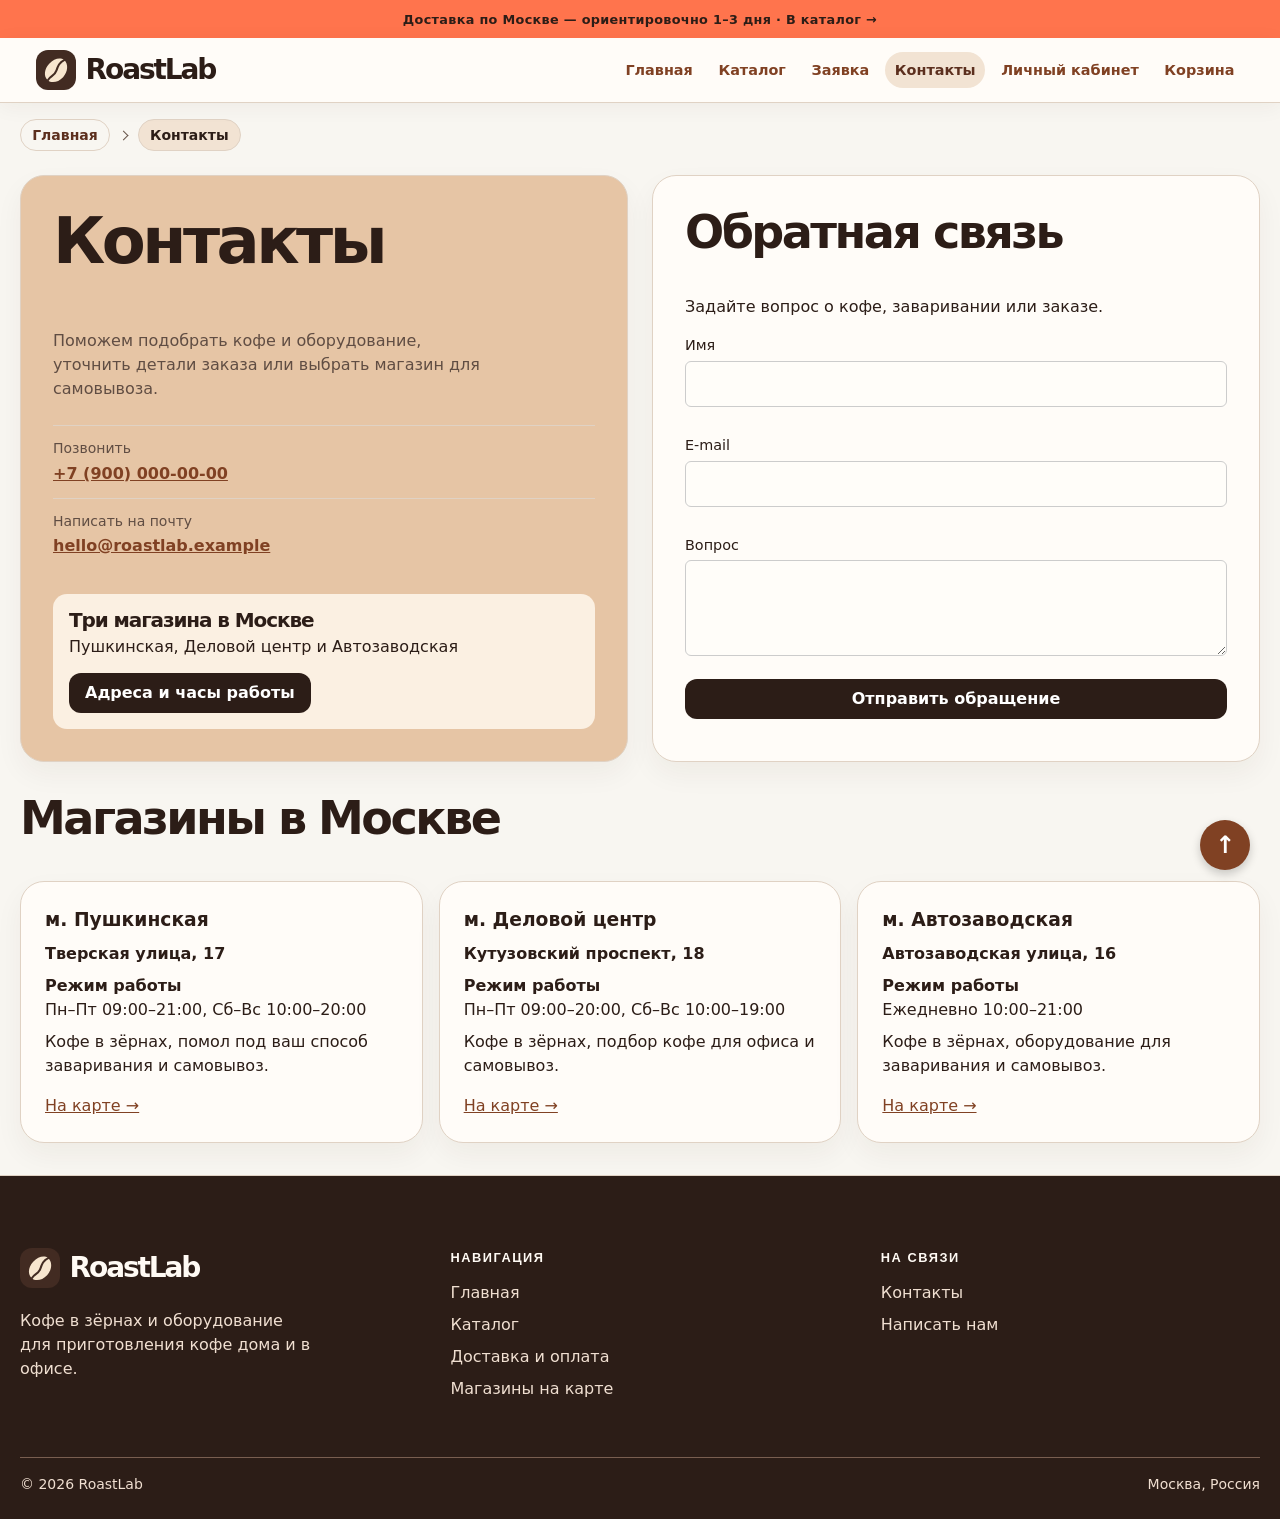
<file: contacts.html>
<!DOCTYPE html>
<html lang="ru">
<head>
    <meta charset="UTF-8">
    <meta name="viewport" content="width=device-width, initial-scale=1.0">
    <meta name="description" content="Контактная информация RoastLab.">
    <title>Контакты – RoastLab</title>
    <link rel="stylesheet" href="css/style.css">
    <link rel="stylesheet" href="css/responsive.css">
    <script src="js/main.js" defer></script>
    <link rel="icon" type="image/svg+xml" href="data:image/svg+xml,%3Csvg xmlns='http://www.w3.org/2000/svg' viewBox='0 0 40 40'%3E%3Crect width=%2740%27 height=%2740%27 rx=%2710%27 fill=%27%23422b22%27/%3E%3Cpath fill='%23f7e6cf' d='M28 10c4.8 3.8 3.9 11.8-.9 17.2-4.9 5.3-11.9 6.4-15.6 2.7-4.2-4-3-11.1 1.7-16.2C18 8.5 24.5 7.2 28 10Z'/%3E%3Cpath fill='none' stroke='%23422b22' stroke-width='2' stroke-linecap='round' d='M12 30c2.4-4.1 6.9-4.3 8.5-9.6 1.4-4.6 2.7-7.9 7.7-10.2'/%3E%3C/svg%3E">
</head>
<body id="top">
  <a class="skip-link" href="#main-content">Перейти к содержимому</a>

  <p class="site-announcement">
      <a href="catalog.html">Доставка по Москве — ориентировочно 1–3 дня · В каталог <span aria-hidden="true">→</span></a>
  </p>
  <header class="site-header">
    <div class="site-header__inner">
      <div class="page-inner">
        <a class="site-header__logo" href="index.html">RoastLab</a>
        <button class="button button--secondary site-nav-toggle" type="button" aria-controls="site-nav" aria-expanded="false" hidden>Меню</button>
        <nav class="site-nav" id="site-nav" aria-label="Основная навигация">
          <ul class="site-nav__list">
          <li class="site-nav__item"><a class="site-nav__link" href="index.html">Главная</a></li>
          <li class="site-nav__item"><a class="site-nav__link" href="catalog.html">Каталог</a></li>
          <li class="site-nav__item"><a class="site-nav__link" href="order.html">Заявка</a></li>
          <li class="site-nav__item"><a class="site-nav__link site-nav__link--active" aria-current="page" href="contacts.html">Контакты</a></li>
          <li class="site-nav__item"><a class="site-nav__link" href="account.html">Личный кабинет</a></li>
          <li class="site-nav__item"><a class="site-nav__link" href="cart.html">Корзина</a></li>
          </ul>
        </nav>
      </div>
    </div>
  </header>

    <main id="main-content" tabindex="-1" class="page">

        <nav class="breadcrumbs" aria-label="Хлебные крошки">
            <ol class="breadcrumbs__list">
              <li><a class="breadcrumbs__link" href="index.html">Главная</a></li>
              <li><span class="breadcrumbs__current" aria-current="page">Контакты</span></li>
            </ol>
        </nav>

        <div class="contacts-layout">
        <section class="contact-panel contact-overview" aria-labelledby="contact-title">
            <h1 class="section__title" id="contact-title">Контакты</h1>
            <p class="contact-overview__intro">Поможем подобрать кофе и оборудование, уточнить детали заказа или выбрать магазин для самовывоза.</p>
            <dl class="contact-overview__details">
                <div>
                    <dt>Позвонить</dt>
                    <dd><a href="tel:+79000000000">+7 (900) 000-00-00</a></dd>
                </div>
                <div>
                    <dt>Написать на почту</dt>
                    <dd><a href="mailto:hello@roastlab.example">hello@roastlab.example</a></dd>
                </div>
            </dl>
            <div class="contact-overview__visit">
                <h2>Три магазина в Москве</h2>
                <p>Пушкинская, Деловой центр и Автозаводская</p>
                <a class="button button--primary" href="#contact-stores">Адреса и часы работы</a>
            </div>
        </section>

        <section  id="feedback"><div class="contact-panel">
            <h2 class="section__title">Обратная связь</h2>
            <p>Задайте вопрос о кофе, заваривании или заказе.</p>
            <p class="success-message" id="success-message" role="status" hidden>Обращение отправлено. Ожидайте ответа на указанный e-mail.</p>
            <p class="order-form__error" id="feedback-error" role="alert" hidden></p>
            <form id="order-form" class="order-form" action="api/feedback" method="post" novalidate>
                <div class="field">
                    <label class="order-form__label" for="feedback-name">Имя</label>
                    <input class="order-form__input" id="feedback-name" name="name" autocomplete="given-name" maxlength="80" required>
                </div>
                <div class="field">
                    <label class="order-form__label" for="feedback-email">E-mail</label>
                    <input class="order-form__input" id="feedback-email" name="email" type="email" autocomplete="email" maxlength="254" required>
                </div>
                <div class="field">
                    <label class="order-form__label" for="feedback-message">Вопрос</label>
                    <textarea class="order-form__textarea" id="feedback-message" name="message" rows="3" maxlength="3000" required></textarea>
                </div>
                <button class="button button--primary" type="submit">Отправить обращение</button>
            </form>
        </div></section>
        </div>
        <section class="section" id="contact-stores" aria-labelledby="contact-stores-title">
            <h2 class="section__title" id="contact-stores-title">Магазины в Москве</h2>
            <div class="contact-stores">
                <article class="contact-panel contact-store">
                    <h3>м. Пушкинская</h3>
                    <p class="contact-store__address">Тверская улица, 17</p>
                    <p><strong>Режим работы</strong><br>Пн–Пт 09:00–21:00, Сб–Вс 10:00–20:00</p>
                    <p>Кофе в зёрнах, помол под ваш способ заваривания и самовывоз.</p>
                    <a href="https://yandex.ru/maps/?ll=37.606,55.765&amp;pt=37.606,55.765&amp;z=16" aria-label="На карте: магазин у метро Пушкинская">На карте →</a>
                </article>
                <article class="contact-panel contact-store">
                    <h3>м. Деловой центр</h3>
                    <p class="contact-store__address">Кутузовский проспект, 18</p>
                    <p><strong>Режим работы</strong><br>Пн–Пт 09:00–20:00, Сб–Вс 10:00–19:00</p>
                    <p>Кофе в зёрнах, подбор кофе для офиса и самовывоз.</p>
                    <a href="https://yandex.ru/maps/?ll=37.542,55.744&amp;pt=37.542,55.744&amp;z=16" aria-label="На карте: магазин у метро Деловой центр">На карте →</a>
                </article>
                <article class="contact-panel contact-store">
                    <h3>м. Автозаводская</h3>
                    <p class="contact-store__address">Автозаводская улица, 16</p>
                    <p><strong>Режим работы</strong><br>Ежедневно 10:00–21:00</p>
                    <p>Кофе в зёрнах, оборудование для заваривания и самовывоз.</p>
                    <a href="https://yandex.ru/maps/?ll=37.669,55.706&amp;pt=37.669,55.706&amp;z=16" aria-label="На карте: магазин у метро Автозаводская">На карте →</a>
                </article>
            </div>
        </section>
    </main>

    <footer class="site-footer">
        <div class="page-inner">
            <div class="site-footer__grid">
                <div class="site-footer__brand">
                    <a class="site-footer__logo" href="index.html">RoastLab</a>
                    <p>Кофе в зёрнах и оборудование для приготовления кофе дома и в офисе.</p>
                </div>
                <nav aria-label="Навигация в подвале">
                    <h2 class="site-footer__heading">Навигация</h2>
                    <ul class="site-footer__links">
                        <li><a href="index.html">Главная</a></li>
                        <li><a href="catalog.html">Каталог</a></li>
                        <li><a href="index.html#faq">Доставка и оплата</a></li>
                        <li><a href="index.html#stores">Магазины на карте</a></li>
                    </ul>
                </nav>
                <div>
                    <h2 class="site-footer__heading">На связи</h2>
                    <ul class="site-footer__links">
                        <li><a href="contacts.html">Контакты</a></li>
                        <li><a href="contacts.html#feedback">Написать нам</a></li>
                    </ul>
                </div>
            </div>
            <div class="site-footer__bottom">
                <p>&copy; 2026 RoastLab</p>
                <p>Москва, Россия</p>
            </div>
        </div>
    </footer>
    <!-- Фиксированная кнопка "Наверх" -->
    <a href="#top" class="to-top" aria-label="Вернуться наверх" title="Наверх">↑</a>
</body>
</html>
</file>
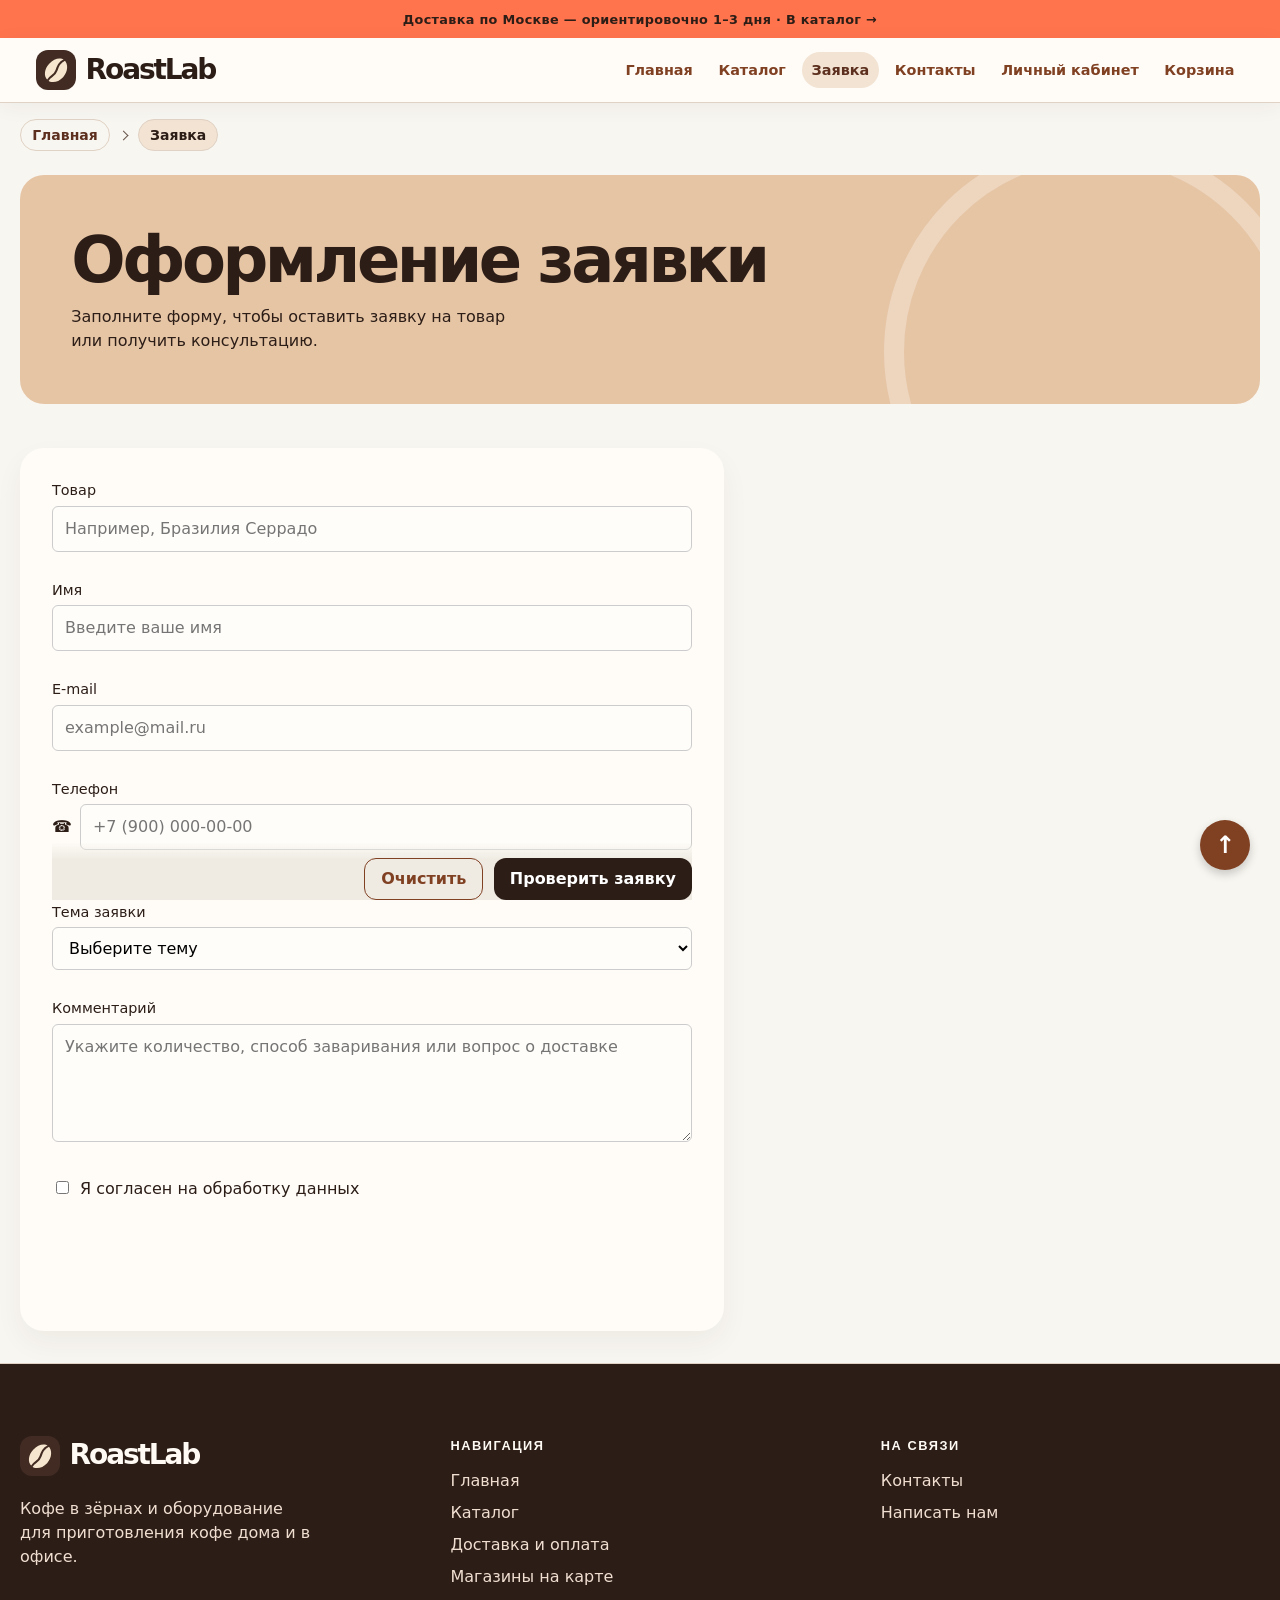
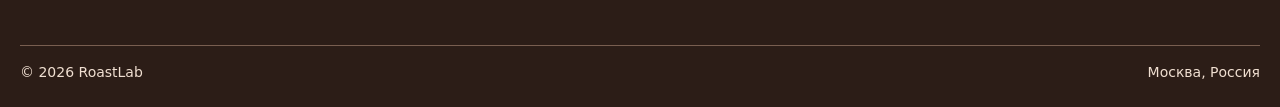
<file: order.html>
<!DOCTYPE html>
<html lang="ru">
<head>
  <meta charset="UTF-8">
  <meta name="viewport" content="width=device-width, initial-scale=1.0">
  <meta name="description" content="Форма заявки RoastLab.">
  <title>Заявка — RoastLab</title>
  <meta property="og:type" content="website">
  <meta property="og:title" content="Заявка — RoastLab">
  <meta property="og:description" content="Форма заявки RoastLab.">
    <link rel="stylesheet" href="css/style.css">
    <link rel="stylesheet" href="css/responsive.css">
  <script src="js/main.js" defer></script>
    <link rel="icon" type="image/svg+xml" href="data:image/svg+xml,%3Csvg xmlns='http://www.w3.org/2000/svg' viewBox='0 0 40 40'%3E%3Crect width=%2740%27 height=%2740%27 rx=%2710%27 fill=%27%23422b22%27/%3E%3Cpath fill='%23f7e6cf' d='M28 10c4.8 3.8 3.9 11.8-.9 17.2-4.9 5.3-11.9 6.4-15.6 2.7-4.2-4-3-11.1 1.7-16.2C18 8.5 24.5 7.2 28 10Z'/%3E%3Cpath fill='none' stroke='%23422b22' stroke-width='2' stroke-linecap='round' d='M12 30c2.4-4.1 6.9-4.3 8.5-9.6 1.4-4.6 2.7-7.9 7.7-10.2'/%3E%3C/svg%3E">
</head>
<body id="top">
  <a class="skip-link" href="#main-content">Перейти к содержимому</a>
  <p class="site-announcement">
      <a href="catalog.html">Доставка по Москве — ориентировочно 1–3 дня · В каталог <span aria-hidden="true">→</span></a>
  </p>
  <header class="site-header">
    <div class="site-header__inner">
      <div class="page-inner">
        <a class="site-header__logo" href="index.html">RoastLab</a>
        <button class="button button--secondary site-nav-toggle" type="button" aria-controls="site-nav" aria-expanded="false" hidden>Меню</button>
        <nav class="site-nav" id="site-nav" aria-label="Основная навигация">
          <ul class="site-nav__list">
          <li class="site-nav__item"><a class="site-nav__link" href="index.html">Главная</a></li>
          <li class="site-nav__item"><a class="site-nav__link" href="catalog.html">Каталог</a></li>
          <li class="site-nav__item"><a class="site-nav__link site-nav__link--active" aria-current="page" href="order.html">Заявка</a></li>
          <li class="site-nav__item"><a class="site-nav__link" href="contacts.html">Контакты</a></li>
          <li class="site-nav__item"><a class="site-nav__link" href="account.html">Личный кабинет</a></li>
          <li class="site-nav__item"><a class="site-nav__link" href="cart.html">Корзина</a></li>
          </ul>
        </nav>
      </div>
    </div>
  </header>

  <main id="main-content" tabindex="-1" class="page">
    <nav class="breadcrumbs" aria-label="Хлебные крошки">
      <ol class="breadcrumbs__list">
        <li><a class="breadcrumbs__link" href="index.html">Главная</a></li>
        <li><span class="breadcrumbs__current" aria-current="page">Заявка</span></li>
      </ol>
    </nav>

    <div class="order-page">
    <section>
      <div class="page-intro">
        <h1 class="section__title">Оформление заявки</h1>
        <p>Заполните форму, чтобы оставить заявку на товар или получить консультацию.</p>
      </div>

      <p class="success-message" id="success-message" role="alert" hidden>Данные заявки проверены.</p>
      <p class="catalog-status" id="order-estimate" role="status" hidden></p>
      <form id="order-form" class="order-form order-form--page" action="#" method="post" novalidate>
        <div class="field">
          <label class="order-form__label" for="order-product">Товар</label>
          <input class="order-form__input" id="order-product" name="product" placeholder="Например, Бразилия Серрадо">
        </div>
        <div class="field">
          <label class="order-form__label" for="order-name">Имя</label>
          <input class="order-form__input" id="order-name" name="name" type="text"
                 placeholder="Введите ваше имя" minlength="2" autocomplete="given-name" required>
        </div>

        <div class="field">
          <label class="order-form__label" for="order-email">E-mail</label>
          <input class="order-form__input" id="order-email" name="email" type="email"
                 placeholder="example@mail.ru" autocomplete="email" required>
        </div>

        <div class="field">
          <label class="order-form__label" for="order-phone">Телефон</label>
          <div class="phone-field">
            <span class="phone-field__icon" aria-hidden="true">☎</span>
            <input class="order-form__input" id="order-phone" name="phone" type="tel" inputmode="tel"
                 placeholder="+7 (900) 000-00-00" pattern="^\+7 \(\d{3}\) \d{3}-\d{2}-\d{2}$" required aria-describedby="order-phone-hint">
          </div>
          <small class="order-form__hint" id="order-phone-hint">Формат: +7 (900) 000-00-00</small>
        </div>

        <div class="field">
          <label class="order-form__label" for="order-topic">Тема заявки</label>
          <select class="order-form__select" id="order-topic" name="topic" required>
            <option value="">Выберите тему</option>
            <option value="product">Заказ товара</option>
            <option value="consultation">Помощь с выбором кофе</option>
            <option value="delivery">Доставка</option>
          </select>
        </div>

        <div class="field">
          <label class="order-form__label" for="order-comment">Комментарий</label>
          <textarea class="order-form__textarea" id="order-comment" name="comment" rows="4"
                    placeholder="Укажите количество, способ заваривания или вопрос о доставке"></textarea>
        </div>

        <div class="order-form__agreement">
          <input class="choice-input" id="order-agreement"
                   name="agreement" type="checkbox" required>
          <label class="choice-label" for="order-agreement">
            Я согласен на обработку данных
          </label>
        </div>

        <div class="order-form__actions">
          <button class="button button--secondary" type="reset">Очистить</button>
          <button class="button button--primary" type="submit">Проверить заявку</button>
        </div>
      </form>
    </section>
    </div>
  </main>

  <footer class="site-footer">
      <div class="page-inner">
          <div class="site-footer__grid">
              <div class="site-footer__brand">
                  <a class="site-footer__logo" href="index.html">RoastLab</a>
                  <p>Кофе в зёрнах и оборудование для приготовления кофе дома и в офисе.</p>
              </div>
              <nav aria-label="Навигация в подвале">
                  <h2 class="site-footer__heading">Навигация</h2>
                  <ul class="site-footer__links">
                      <li><a href="index.html">Главная</a></li>
                      <li><a href="catalog.html">Каталог</a></li>
                      <li><a href="index.html#faq">Доставка и оплата</a></li>
                      <li><a href="index.html#stores">Магазины на карте</a></li>
                  </ul>
              </nav>
              <div>
                  <h2 class="site-footer__heading">На связи</h2>
                  <ul class="site-footer__links">
                      <li><a href="contacts.html">Контакты</a></li>
                      <li><a href="contacts.html#feedback">Написать нам</a></li>
                  </ul>
              </div>
          </div>
          <div class="site-footer__bottom">
              <p>&copy; 2026 RoastLab</p>
              <p>Москва, Россия</p>
          </div>
      </div>
  </footer>

    <!-- Фиксированная кнопка "Наверх" -->
    <a href="#top" class="to-top" aria-label="Вернуться наверх" title="Наверх">↑</a>
</body>
</html>
</file>
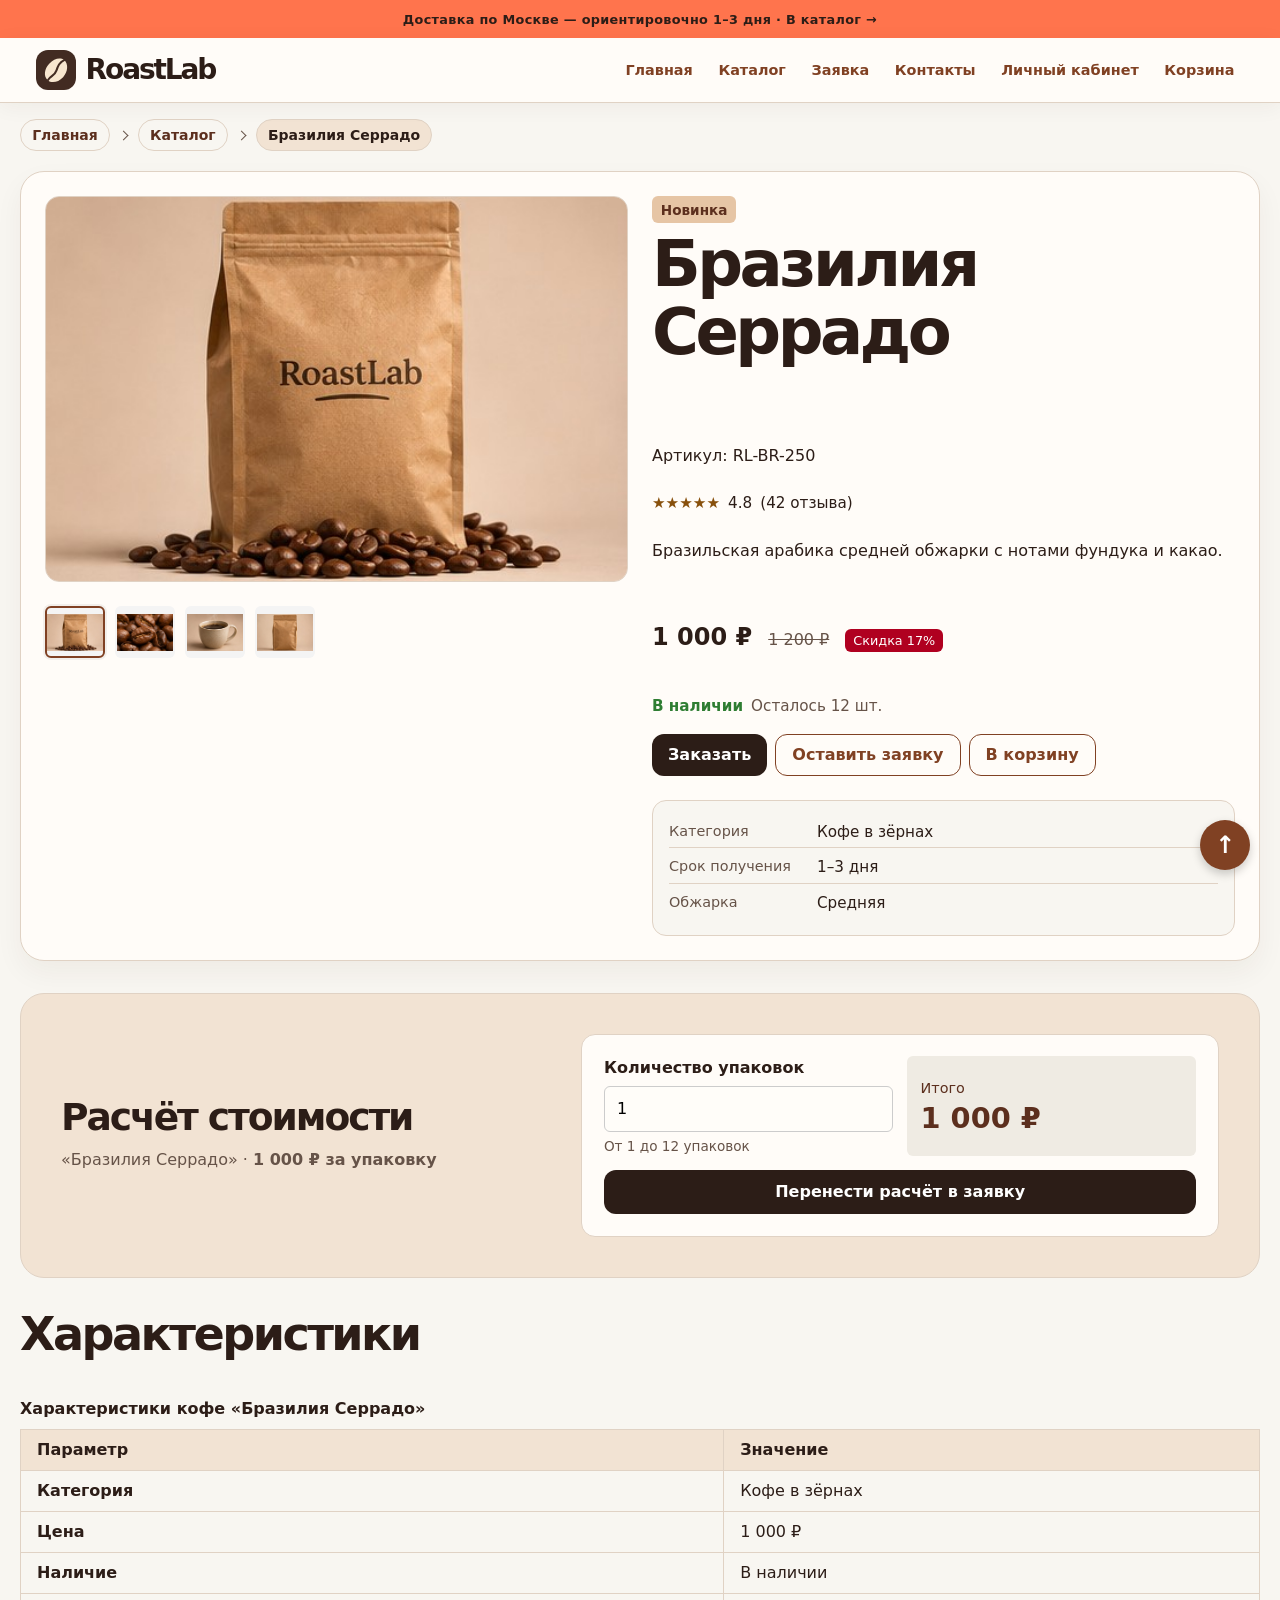
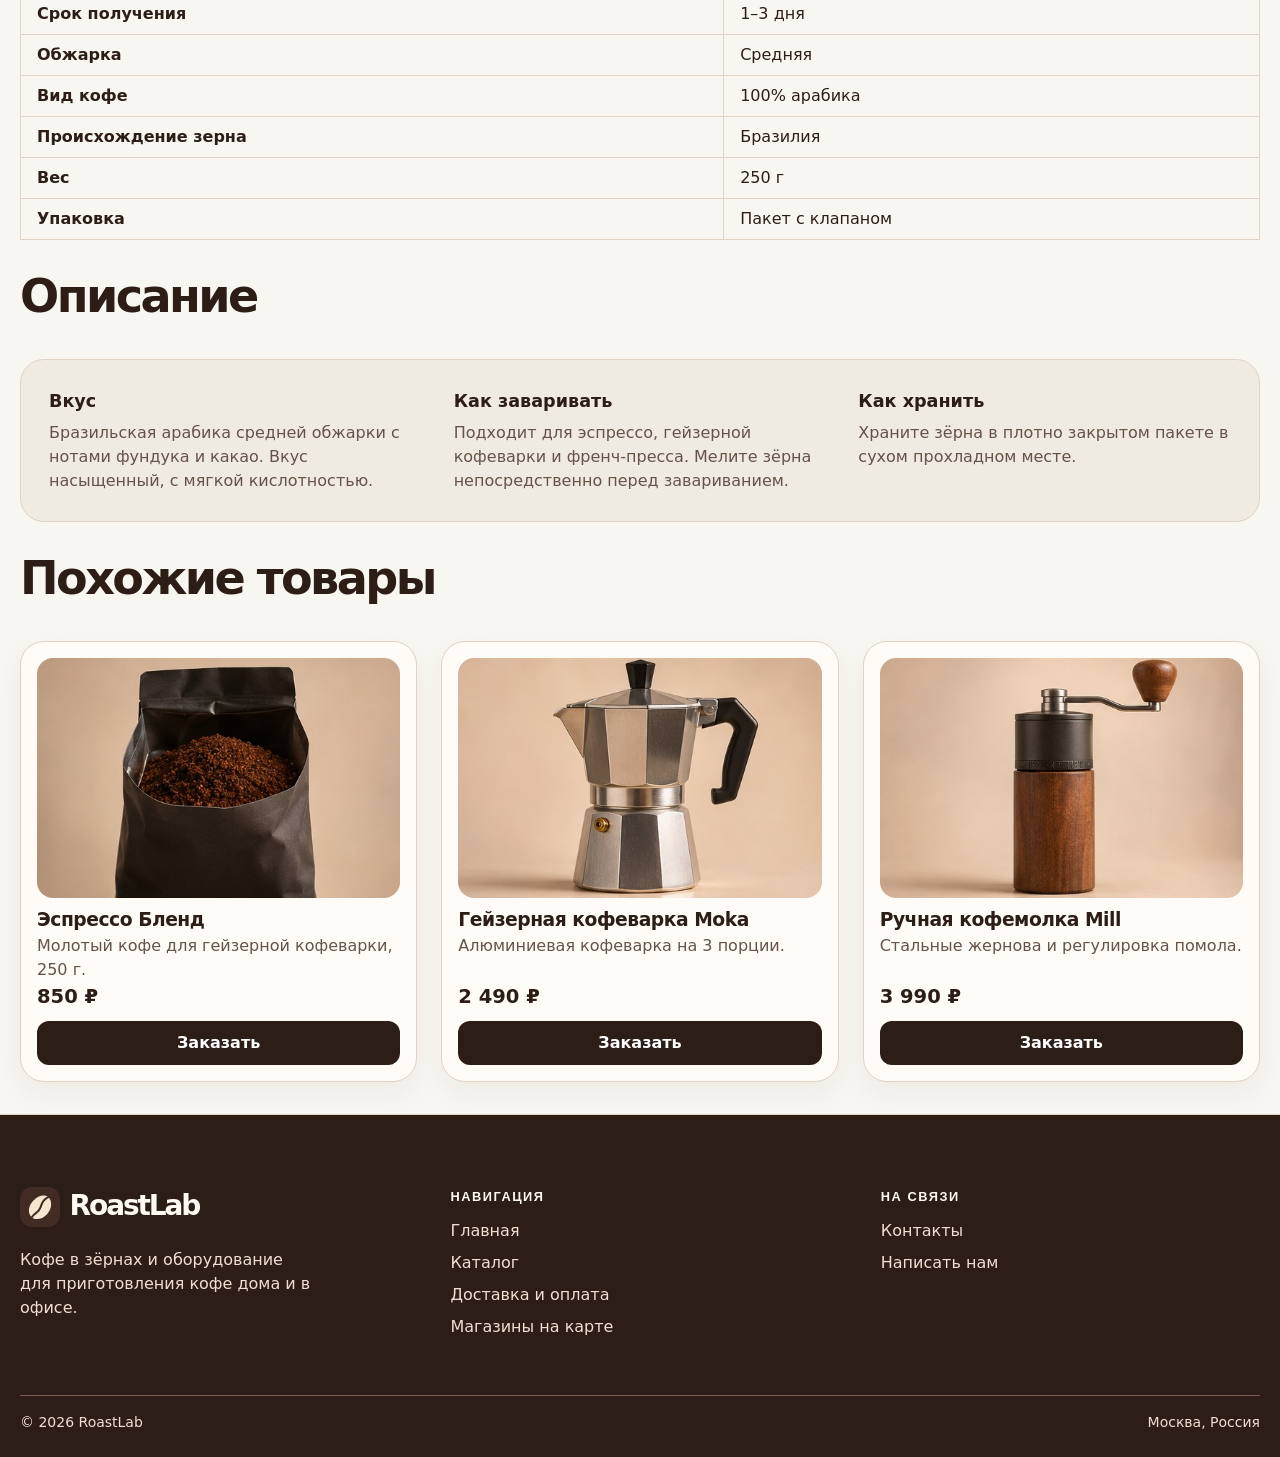
<file: product.html>
<!DOCTYPE html>
<html lang="ru">
<head>
  <meta charset="UTF-8">
  <meta name="viewport" content="width=device-width, initial-scale=1.0">
  <meta name="description" content="Бразилия Серрадо: описание, характеристики и цена.">
  <title>Бразилия Серрадо — RoastLab</title>
  <meta property="og:type" content="website">
  <meta property="og:title" content="Бразилия Серрадо — RoastLab">
  <meta property="og:description" content="Бразилия Серрадо: описание, характеристики и цена.">
    <link rel="stylesheet" href="css/style.css">
    <link rel="stylesheet" href="css/responsive.css">
  <script src="js/main.js" defer></script>
  <script src="js/catalog.bundle.js" defer></script>
    <link rel="icon" type="image/svg+xml" href="data:image/svg+xml,%3Csvg xmlns='http://www.w3.org/2000/svg' viewBox='0 0 40 40'%3E%3Crect width=%2740%27 height=%2740%27 rx=%2710%27 fill=%27%23422b22%27/%3E%3Cpath fill='%23f7e6cf' d='M28 10c4.8 3.8 3.9 11.8-.9 17.2-4.9 5.3-11.9 6.4-15.6 2.7-4.2-4-3-11.1 1.7-16.2C18 8.5 24.5 7.2 28 10Z'/%3E%3Cpath fill='none' stroke='%23422b22' stroke-width='2' stroke-linecap='round' d='M12 30c2.4-4.1 6.9-4.3 8.5-9.6 1.4-4.6 2.7-7.9 7.7-10.2'/%3E%3C/svg%3E">
</head>
<body id="top">
  <a class="skip-link" href="#main-content">Перейти к содержимому</a>
  <p class="site-announcement">
      <a href="catalog.html">Доставка по Москве — ориентировочно 1–3 дня · В каталог <span aria-hidden="true">→</span></a>
  </p>
  <header class="site-header">
    <div class="site-header__inner">
      <div class="page-inner">
        <a class="site-header__logo" href="index.html">RoastLab</a>
        <button class="button button--secondary site-nav-toggle" type="button" aria-controls="site-nav" aria-expanded="false" hidden>Меню</button>
        <nav class="site-nav" id="site-nav" aria-label="Основная навигация">
          <ul class="site-nav__list">
          <li class="site-nav__item"><a class="site-nav__link" href="index.html">Главная</a></li>
          <li class="site-nav__item"><a class="site-nav__link" href="catalog.html">Каталог</a></li>
          <li class="site-nav__item"><a class="site-nav__link" href="order.html">Заявка</a></li>
          <li class="site-nav__item"><a class="site-nav__link" href="contacts.html">Контакты</a></li>
          <li class="site-nav__item"><a class="site-nav__link" href="account.html">Личный кабинет</a></li>
          <li class="site-nav__item"><a class="site-nav__link" href="cart.html">Корзина</a></li>
          </ul>
        </nav>
      </div>
    </div>
  </header>

  <main id="main-content" tabindex="-1" class="page">
    <nav class="breadcrumbs" aria-label="Хлебные крошки">
      <ol class="breadcrumbs__list">
        <li><a class="breadcrumbs__link" href="index.html">Главная</a></li>
        <li><a class="breadcrumbs__link" href="catalog.html">Каталог</a></li>
        <li><span class="breadcrumbs__current" aria-current="page">Бразилия Серрадо</span></li>
      </ol>
    </nav>

    <!-- ========================================== -->
    <!-- Подробная карточка товара                   -->
    <!-- ========================================== -->
    <section class="product-details">

      <!-- Галерея -->
      <div class="product-details__gallery">
        <img class="product-details__image"
             id="product-main-image"
             src="images/roast-1.jpg"
             alt="Упаковка кофе Бразилия Серрадо"
             width="480"
             height="360">

        <ul class="product-details__thumbs">
          <li class="product-details__thumb product-details__thumb--active">
            <button type="button" aria-pressed="true"><img src="images/roast-1.jpg" alt="Упаковка кофе Бразилия Серрадо"></button>
          </li>
          <li class="product-details__thumb">
            <button type="button" aria-pressed="false"><img src="images/roast-7.jpg" alt="Зёрна средней обжарки"></button>
          </li>
          <li class="product-details__thumb">
            <button type="button" aria-pressed="false"><img src="images/roast-8.jpg" alt="Чашка заваренного кофе"></button>
          </li>
          <li class="product-details__thumb">
            <button type="button" aria-pressed="false"><img src="images/roast-9.jpg" alt="Оборотная сторона кофейной упаковки"></button>
          </li>
        </ul>
      </div>

      <!-- Информация -->
      <div class="product-details__info">

        <div class="product-badges">
          <span class="product-card__badge">Новинка</span>
        </div>

        <h1 class="product-details__title">Бразилия Серрадо</h1>

        <p class="muted">Артикул: RL-BR-250</p>

        <div class="product-details__rating" aria-label="Рейтинг 4.8 из 5">
          <span class="stars" aria-hidden="true">★★★★★</span>
          <span class="product-details__rating-value">4.8</span>
          <span class="muted">(42 отзыва)</span>
        </div>

        <p class="product-details__description">Бразильская арабика средней обжарки с нотами фундука и какао.</p>

        <!-- Цена -->
        <div class="product-details__price-block">
          <p class="product-details__price">1 000 ₽</p>
          <p class="product-details__old-price">1 200 ₽</p>
          <p class="product-details__discount">Скидка 17%</p>
        </div>

        <!-- Наличие -->
        <div class="product-details__stock">
          <span class="product-details__stock-status product-details__stock-status--in">В наличии</span>
          <span class="product-details__stock-count">Осталось 12 шт.</span>
        </div>

        <!-- Кнопки -->
        <div class="product-details__actions">
          <button class="button button--primary"
                  type="button"
                  data-product="Бразилия Серрадо">
            Заказать
          </button>
          <a class="button button--secondary" href="order.html?product=serrado">
            Оставить заявку
          </a>
          <div id="product-cart"></div>
        </div>

        <!-- Короткие характеристики -->
        <dl class="product-details__short-specs">
          <div class="product-details__spec-row">
            <dt>Категория</dt>
            <dd>Кофе в зёрнах</dd>
          </div>
          <div class="product-details__spec-row">
            <dt>Срок получения</dt>
            <dd>1–3 дня</dd>
          </div>
          <div class="product-details__spec-row">
            <dt>Обжарка</dt>
            <dd>Средняя</dd>
          </div>
        </dl>

      </div>
    </section>

    <!-- ========================================== -->
    <!-- Расчёт стоимости                            -->
    <!-- ========================================== -->
    <section class="section estimate-section" aria-labelledby="estimate-title">
      <div class="estimate-section__intro">
        <h2 id="estimate-title">Расчёт стоимости</h2>
        <p>«Бразилия Серрадо» · <strong>1 000 ₽ за упаковку</strong></p>
      </div>
      <form class="estimate-form" action="order.html" method="get" data-price="1000">
        <input type="hidden" name="product" value="serrado">
        <div class="estimate-form__quantity">
          <label for="estimate-quantity">Количество упаковок</label>
          <input class="order-form__input" type="number" id="estimate-quantity" name="quantity" min="1" max="12"
            value="1" inputmode="numeric" aria-describedby="estimate-quantity-hint" required>
          <p id="estimate-quantity-hint">От 1 до 12 упаковок</p>
        </div>
        <div class="estimate-form__total">
          <span id="estimate-total-label">Итого</span>
          <output id="estimate-total" for="estimate-quantity" aria-labelledby="estimate-total-label">1 000 ₽</output>
        </div>
        <button class="button button--primary" type="submit">Перенести расчёт в заявку</button>
      </form>
    </section>

    <section class="section">
      <h2 class="section__title">Характеристики</h2>

      <div class="table-wrapper"><table class="product-table">
        <caption>Характеристики кофе «Бразилия Серрадо»</caption>
        <thead>
          <tr>
            <th scope="col">Параметр</th>
            <th scope="col">Значение</th>
          </tr>
        </thead>
        <tbody>
          <tr>
            <th scope="row">Категория</th>
            <td>Кофе в зёрнах</td>
          </tr>
          <tr>
            <th scope="row">Цена</th>
            <td>1 000 ₽</td>
          </tr>
          <tr>
            <th scope="row">Наличие</th>
            <td>В наличии</td>
          </tr>
          <tr>
            <th scope="row">Срок получения</th>
            <td>1–3 дня</td>
          </tr>
          <tr>
            <th scope="row">Обжарка</th>
            <td>Средняя</td>
          </tr>
          <tr>
            <th scope="row">Вид кофе</th>
            <td>100% арабика</td>
          </tr>
          <tr>
            <th scope="row">Происхождение зерна</th>
            <td>Бразилия</td>
          </tr>
          <tr>
            <th scope="row">Вес</th>
            <td>250 г</td>
          </tr>
          <tr>
            <th scope="row">Упаковка</th>
            <td>Пакет с клапаном</td>
          </tr>
        </tbody>
      </table></div>
      <dl class="mobile-specs">
        <div><dt>Категория</dt><dd>Кофе в зёрнах</dd></div>
        <div><dt>Цена</dt><dd>1 000 ₽</dd></div>
        <div><dt>Наличие</dt><dd>В наличии</dd></div>
        <div><dt>Срок получения</dt><dd>1–3 дня</dd></div>
        <div><dt>Обжарка</dt><dd>Средняя</dd></div>
        <div><dt>Вид кофе</dt><dd>100% арабика</dd></div>
        <div><dt>Происхождение зерна</dt><dd>Бразилия</dd></div>
        <div><dt>Вес</dt><dd>250 г</dd></div>
        <div><dt>Упаковка</dt><dd>Пакет с клапаном</dd></div>
      </dl>
    </section>

    <!-- ========================================== -->
    <!-- Описание                                    -->
    <!-- ========================================== -->
    <section class="section" aria-labelledby="product-description-title">
      <h2 class="section__title" id="product-description-title">Описание</h2>
      <div class="product-description">
        <div>
          <h3>Вкус</h3>
          <p>Бразильская арабика средней обжарки с нотами фундука и какао. Вкус насыщенный, с мягкой кислотностью.</p>
        </div>
        <div>
          <h3>Как заваривать</h3>
          <p>Подходит для эспрессо, гейзерной кофеварки и френч-пресса. Мелите зёрна непосредственно перед завариванием.</p>
        </div>
        <div>
          <h3>Как хранить</h3>
          <p>Храните зёрна в плотно закрытом пакете в сухом прохладном месте.</p>
        </div>
      </div>
    </section>

    <!-- ========================================== -->
    <!-- Похожие товары                              -->
    <!-- ========================================== -->
    <section class="section">
      <h2 class="section__title">Похожие товары</h2>

      <div class="products-grid">

        <div class="product-column">
  <article class="product-card" data-category="ground" data-price="850" id="item-2">
    <img class="product-card__image" src="images/roast-2.jpg" srcset="images/roast-2-252.jpg 252w, images/roast-2.jpg 504w" sizes="(min-width: 1200px) 360px, (min-width: 1024px) 32vw, (min-width: 640px) 47vw, calc(100vw - 64px)" alt="Эспрессо Бленд" width="504" height="333" loading="lazy">
    <div class="product-card__body">
<h3 class="product-card__title">Эспрессо Бленд</h3>
    <p class="product-card__description">Молотый кофе для гейзерной кофеварки, 250 г.</p>
    <p class="product-card__price">850 ₽</p>

    <button class="button button--primary" type="button" data-product="Эспрессо Бленд">Заказать</button>
    </div>
  </article>
</div>

        <div class="product-column">
  <article class="product-card" data-category="makers" data-price="2490" id="item-3">
    <img class="product-card__image" src="images/roast-3.jpg" srcset="images/roast-3-252.jpg 252w, images/roast-3.jpg 504w" sizes="(min-width: 1200px) 360px, (min-width: 1024px) 32vw, (min-width: 640px) 47vw, calc(100vw - 64px)" alt="Гейзерная кофеварка Moka" width="504" height="333" loading="lazy">
    <div class="product-card__body">
<h3 class="product-card__title">Гейзерная кофеварка Moka</h3>
    <p class="product-card__description">Алюминиевая кофеварка на 3 порции.</p>
    <p class="product-card__price">2 490 ₽</p>

    <button class="button button--primary" type="button" data-product="Гейзерная кофеварка Moka">Заказать</button>
    </div>
  </article>
</div>

        <div class="product-column">
  <article class="product-card" data-category="grinders" data-price="3990" id="item-4">
    <img class="product-card__image" src="images/roast-4.jpg" srcset="images/roast-4-252.jpg 252w, images/roast-4.jpg 504w" sizes="(min-width: 1200px) 360px, (min-width: 1024px) 32vw, (min-width: 640px) 47vw, calc(100vw - 64px)" alt="Ручная кофемолка Mill" width="504" height="333" loading="lazy">
    <div class="product-card__body">
<h3 class="product-card__title">Ручная кофемолка Mill</h3>
    <p class="product-card__description">Стальные жернова и регулировка помола.</p>
    <p class="product-card__price">3 990 ₽</p>

    <button class="button button--primary" type="button" data-product="Ручная кофемолка Mill">Заказать</button>
    </div>
  </article>
</div>

      </div>
    </section>
  </main>

  <footer class="site-footer">
      <div class="page-inner">
          <div class="site-footer__grid">
              <div class="site-footer__brand">
                  <a class="site-footer__logo" href="index.html">RoastLab</a>
                  <p>Кофе в зёрнах и оборудование для приготовления кофе дома и в офисе.</p>
              </div>
              <nav aria-label="Навигация в подвале">
                  <h2 class="site-footer__heading">Навигация</h2>
                  <ul class="site-footer__links">
                      <li><a href="index.html">Главная</a></li>
                      <li><a href="catalog.html">Каталог</a></li>
                      <li><a href="index.html#faq">Доставка и оплата</a></li>
                      <li><a href="index.html#stores">Магазины на карте</a></li>
                  </ul>
              </nav>
              <div>
                  <h2 class="site-footer__heading">На связи</h2>
                  <ul class="site-footer__links">
                      <li><a href="contacts.html">Контакты</a></li>
                      <li><a href="contacts.html#feedback">Написать нам</a></li>
                  </ul>
              </div>
          </div>
          <div class="site-footer__bottom">
              <p>&copy; 2026 RoastLab</p>
              <p>Москва, Россия</p>
          </div>
      </div>
  </footer>

  <!-- ========================================== -->
  <!-- НОВОЕ УЛУЧШЕННОЕ МОДАЛЬНОЕ ОКНО              -->
  <!-- ========================================== -->
  <dialog class="order-dialog" id="order-dialog" aria-labelledby="order-dialog-title">
          <div class="order-dialog__header">
            <h2 class="order-dialog__title" id="order-dialog-title">Оформление заявки</h2>
            <button type="button" class="order-dialog__close" data-close-dialog aria-label="Закрыть">×</button>
          </div>
          <div class="order-dialog__body">
            <form class="order-form" id="order-form" action="#" method="post" novalidate>

        <input id="selected-product" name="selected-product" type="hidden"><p>Товар: <strong id="selected-product-name"></strong></p>

        <!-- Блок: Выбранный товар -->

        <!-- Группа: контактные данные -->
        <fieldset class="field">
          <legend class="field-title">Контактные данные</legend>

          <div class="field">
            <label class="order-form__label" for="order-name">
              Имя <span class="required" aria-hidden="true">*</span>
            </label>
            <input class="order-form__input"
                     id="order-name" name="name" type="text"
                     placeholder="Введите ваше имя" minlength="2" autocomplete="given-name" required>
            <small class="order-form__hint">Как к вам обращаться</small>
          </div>

          <div class="field">
            <label class="order-form__label" for="order-email">
              E-mail <span class="required" aria-hidden="true">*</span>
            </label>
            <input class="order-form__input"
                     id="order-email" name="email" type="email"
                     placeholder="example@mail.ru" autocomplete="email" required>
          </div>

          <div class="field">
            <label class="order-form__label" for="order-phone">
              Телефон <span class="required" aria-hidden="true">*</span>
            </label>
            <div class="phone-field">
          <span class="phone-field__icon" aria-hidden="true">☎</span>
          <input class="order-form__input"
                     id="order-phone" name="phone" type="tel" inputmode="tel"
                     placeholder="+7 (900) 000-00-00" pattern="^\+7 \(\d{3}\) \d{3}-\d{2}-\d{2}$" required aria-describedby="order-phone-hint">
        </div>
            <small class="order-form__hint" id="order-phone-hint">Формат: +7 (900) 000-00-00</small>
          </div>
        </fieldset>

        <!-- Группа: способ связи -->
        <fieldset class="field">
          <legend class="field-title">Удобный способ связи</legend>
          <div class="order-form__options">
            <label class="choice-label">
              <input class="choice-input" type="radio" name="contact_method" value="call" checked> Звонок
            </label>
            <label class="choice-label">
              <input class="choice-input" type="radio" name="contact_method" value="email"> E-mail
            </label>
            <label class="choice-label">
              <input class="choice-input" type="radio" name="contact_method" value="messenger"> Мессенджер
            </label>
          </div>
        </fieldset>

        <!-- Группа: детали заявки -->
        <fieldset class="field">
          <legend class="field-title">Детали заявки</legend>

          <div class="field">
            <label class="order-form__label" for="order-date">Желаемая дата связи</label>
            <input class="order-form__input" id="order-date" name="date" type="date">
          </div>

          <div class="field">
            <label class="order-form__label" for="order-topic">
              Тема заявки <span class="required" aria-hidden="true">*</span>
            </label>
            <select class="order-form__select" id="order-topic" name="topic" required>
              <option value="">Выберите тему</option>
              <option value="product">Заказ товара</option>
              <option value="consultation">Помощь с выбором кофе</option>
              <option value="delivery">Доставка</option>
            </select>
          </div>

          <div class="field">
            <label class="order-form__label" for="order-comment">Комментарий</label>
            <textarea class="order-form__textarea" id="order-comment" name="comment" rows="4" placeholder="Укажите количество, способ заваривания или вопрос о доставке (например, удобное время для звонка)"></textarea>
          </div>
        </fieldset>

        <!-- Согласие -->
        <div class="order-form__agreement">
          <input class="choice-input" id="order-agreement" name="agreement" type="checkbox" required>
          <label class="choice-label" for="order-agreement">
            <span>Я согласен на обработку данных, указанных в форме.</span>
          </label>
        </div>

            </form>
          </div>
          <div class="order-dialog__actions">
              <button class="button button--secondary" type="button" data-close-dialog>Отмена</button>
              <button class="button button--primary" type="submit" form="order-form">Проверить заявку</button>
          </div>
    </dialog>

  <!-- Сообщение об успехе -->
  <p class="success-message" id="success-message" role="alert" hidden>Данные заявки проверены.</p>

  <!-- Фиксированная кнопка "Наверх" -->
  <a href="#top" class="to-top" aria-label="Вернуться наверх" title="Наверх">↑</a>
</body>
</html>
</file>
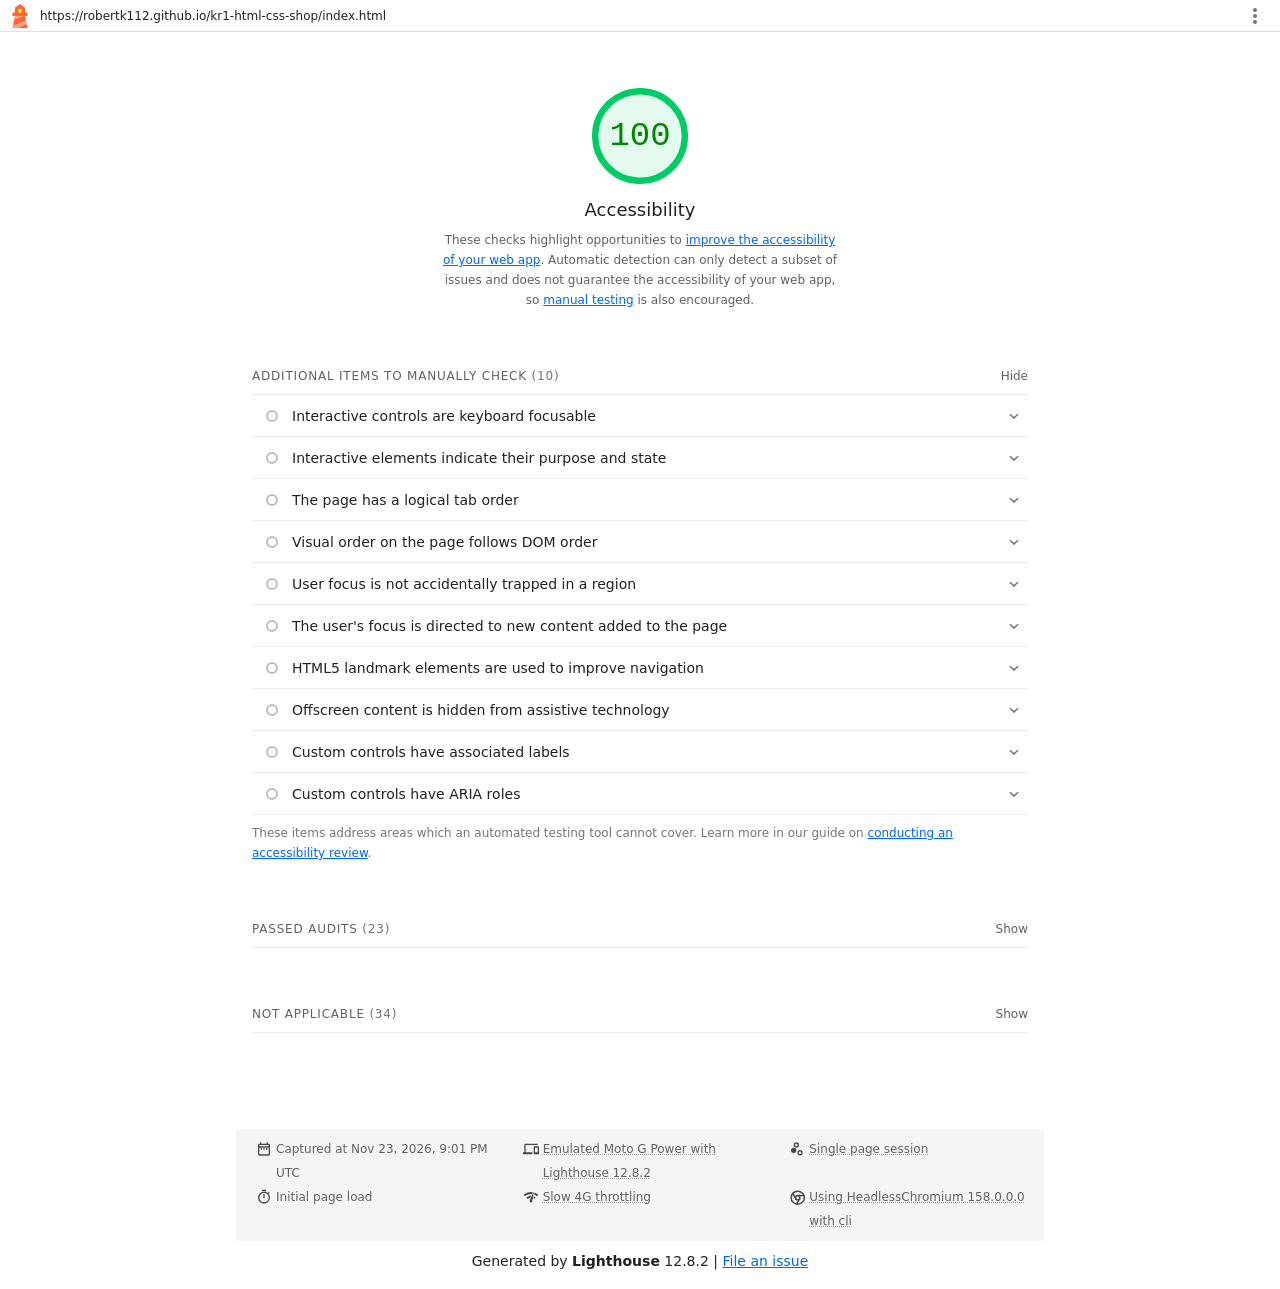
<file: lighthouse/index.report.html>
<!--
@license
Copyright 2018 Google LLC
SPDX-License-Identifier: Apache-2.0
-->
<!doctype html>
<html lang="en">
<head>
  <meta charset="utf-8">
  <meta name="viewport" content="width=device-width, initial-scale=1, minimum-scale=1">
  <link rel="icon" href='data:image/svg+xml;utf8,<svg fill="none" xmlns="http://www.w3.org/2000/svg" viewBox="0 0 48 48"><path d="m14 7 10-7 10 7v10h5v7h-5l5 24H9l5-24H9v-7h5V7Z" fill="%23F63"/><path d="M31.561 24H14l-1.689 8.105L31.561 24ZM18.983 48H9l1.022-4.907L35.723 32.27l1.663 7.98L18.983 48Z" fill="%23FFA385"/><path fill="%23FF3" d="M20.5 10h7v7h-7z"/></svg>'>
  <title>Lighthouse Report</title>
  <style>body {margin: 0}</style>
</head>
<body>
  <noscript>Lighthouse report requires JavaScript. Please enable.</noscript>

  <div id="lh-log"></div>

  <script>window.__LIGHTHOUSE_JSON__ = {"lighthouseVersion":"12.8.2","requestedUrl":"https://robertk112.github.io/kr1-html-css-shop/index.html","mainDocumentUrl":"https://robertk112.github.io/kr1-html-css-shop/index.html","finalDisplayedUrl":"https://robertk112.github.io/kr1-html-css-shop/index.html","finalUrl":"https://robertk112.github.io/kr1-html-css-shop/index.html","fetchTime":"2026-11-23T21:01:41.817Z","gatherMode":"navigation","runWarnings":[],"userAgent":"Mozilla/5.0 (Windows NT 10.0; Win64; x64) AppleWebKit/537.36 (KHTML, like Gecko) HeadlessChrome/158.0.0.0 Safari/537.36 Edg/158.0.0.0","environment":{"networkUserAgent":"Mozilla/5.0 (Linux; Android 11; moto g power (2022)) AppleWebKit/537.36 (KHTML, like Gecko) Chrome/136.0.0.0 Mobile Safari/537.36","hostUserAgent":"Mozilla/5.0 (Windows NT 10.0; Win64; x64) AppleWebKit/537.36 (KHTML, like Gecko) HeadlessChrome/158.0.0.0 Safari/537.36 Edg/158.0.0.0","benchmarkIndex":2517,"credits":{"axe-core":"4.14.1"}},"audits":{"accesskeys":{"id":"accesskeys","title":"`[accesskey]` values are unique","description":"Access keys let users quickly focus a part of the page. For proper navigation, each access key must be unique. [Learn more about access keys](https://dequeuniversity.com/rules/axe/4.10/accesskeys).","score":null,"scoreDisplayMode":"notApplicable"},"aria-allowed-attr":{"id":"aria-allowed-attr","title":"`[aria-*]` attributes match their roles","description":"Each ARIA `role` supports a specific subset of `aria-*` attributes. Mismatching these invalidates the `aria-*` attributes. [Learn how to match ARIA attributes to their roles](https://dequeuniversity.com/rules/axe/4.10/aria-allowed-attr).","score":1,"scoreDisplayMode":"binary","details":{"type":"table","headings":[{"key":"node","valueType":"node","subItemsHeading":{"key":"relatedNode","valueType":"node"},"label":"Failing Elements"}],"items":[]}},"aria-allowed-role":{"id":"aria-allowed-role","title":"Uses ARIA roles only on compatible elements","description":"Many HTML elements can only be assigned certain ARIA roles. Using ARIA roles where they are not allowed can interfere with the accessibility of the web page. [Learn more about ARIA roles](https://dequeuniversity.com/rules/axe/4.10/aria-allowed-role).","score":1,"scoreDisplayMode":"binary","details":{"type":"table","headings":[{"key":"node","valueType":"node","subItemsHeading":{"key":"relatedNode","valueType":"node"},"label":"Failing Elements"}],"items":[]}},"aria-command-name":{"id":"aria-command-name","title":"`button`, `link`, and `menuitem` elements have accessible names","description":"When an element doesn't have an accessible name, screen readers announce it with a generic name, making it unusable for users who rely on screen readers. [Learn how to make command elements more accessible](https://dequeuniversity.com/rules/axe/4.10/aria-command-name).","score":null,"scoreDisplayMode":"notApplicable"},"aria-conditional-attr":{"id":"aria-conditional-attr","title":"ARIA attributes are used as specified for the element's role","description":"Some ARIA attributes are only allowed on an element under certain conditions. [Learn more about conditional ARIA attributes](https://dequeuniversity.com/rules/axe/4.10/aria-conditional-attr).","score":1,"scoreDisplayMode":"binary","details":{"type":"table","headings":[{"key":"node","valueType":"node","subItemsHeading":{"key":"relatedNode","valueType":"node"},"label":"Failing Elements"}],"items":[]}},"aria-deprecated-role":{"id":"aria-deprecated-role","title":"Deprecated ARIA roles were not used","description":"Deprecated ARIA roles may not be processed correctly by assistive technology. [Learn more about deprecated ARIA roles](https://dequeuniversity.com/rules/axe/4.10/aria-deprecated-role).","score":null,"scoreDisplayMode":"notApplicable"},"aria-dialog-name":{"id":"aria-dialog-name","title":"Elements with `role=\"dialog\"` or `role=\"alertdialog\"` have accessible names.","description":"ARIA dialog elements without accessible names may prevent screen readers users from discerning the purpose of these elements. [Learn how to make ARIA dialog elements more accessible](https://dequeuniversity.com/rules/axe/4.10/aria-dialog-name).","score":null,"scoreDisplayMode":"notApplicable"},"aria-hidden-body":{"id":"aria-hidden-body","title":"`[aria-hidden=\"true\"]` is not present on the document `\u003cbody>`","description":"Assistive technologies, like screen readers, work inconsistently when `aria-hidden=\"true\"` is set on the document `\u003cbody>`. [Learn how `aria-hidden` affects the document body](https://dequeuniversity.com/rules/axe/4.10/aria-hidden-body).","score":1,"scoreDisplayMode":"binary","details":{"type":"table","headings":[{"key":"node","valueType":"node","subItemsHeading":{"key":"relatedNode","valueType":"node"},"label":"Failing Elements"}],"items":[]}},"aria-hidden-focus":{"id":"aria-hidden-focus","title":"`[aria-hidden=\"true\"]` elements do not contain focusable descendents","description":"Focusable descendents within an `[aria-hidden=\"true\"]` element prevent those interactive elements from being available to users of assistive technologies like screen readers. [Learn how `aria-hidden` affects focusable elements](https://dequeuniversity.com/rules/axe/4.10/aria-hidden-focus).","score":1,"scoreDisplayMode":"binary","details":{"type":"table","headings":[{"key":"node","valueType":"node","subItemsHeading":{"key":"relatedNode","valueType":"node"},"label":"Failing Elements"}],"items":[]}},"aria-input-field-name":{"id":"aria-input-field-name","title":"ARIA input fields have accessible names","description":"When an input field doesn't have an accessible name, screen readers announce it with a generic name, making it unusable for users who rely on screen readers. [Learn more about input field labels](https://dequeuniversity.com/rules/axe/4.10/aria-input-field-name).","score":null,"scoreDisplayMode":"notApplicable"},"aria-meter-name":{"id":"aria-meter-name","title":"ARIA `meter` elements have accessible names","description":"When a meter element doesn't have an accessible name, screen readers announce it with a generic name, making it unusable for users who rely on screen readers. [Learn how to name `meter` elements](https://dequeuniversity.com/rules/axe/4.10/aria-meter-name).","score":null,"scoreDisplayMode":"notApplicable"},"aria-progressbar-name":{"id":"aria-progressbar-name","title":"ARIA `progressbar` elements have accessible names","description":"When a `progressbar` element doesn't have an accessible name, screen readers announce it with a generic name, making it unusable for users who rely on screen readers. [Learn how to label `progressbar` elements](https://dequeuniversity.com/rules/axe/4.10/aria-progressbar-name).","score":null,"scoreDisplayMode":"notApplicable"},"aria-prohibited-attr":{"id":"aria-prohibited-attr","title":"Elements use only permitted ARIA attributes","description":"Using ARIA attributes in roles where they are prohibited can mean that important information is not communicated to users of assistive technologies. [Learn more about prohibited ARIA roles](https://dequeuniversity.com/rules/axe/4.10/aria-prohibited-attr).","score":1,"scoreDisplayMode":"binary","details":{"type":"table","headings":[{"key":"node","valueType":"node","subItemsHeading":{"key":"relatedNode","valueType":"node"},"label":"Failing Elements"}],"items":[]}},"aria-required-attr":{"id":"aria-required-attr","title":"`[role]`s have all required `[aria-*]` attributes","description":"Some ARIA roles have required attributes that describe the state of the element to screen readers. [Learn more about roles and required attributes](https://dequeuniversity.com/rules/axe/4.10/aria-required-attr).","score":null,"scoreDisplayMode":"notApplicable"},"aria-required-children":{"id":"aria-required-children","title":"Elements with an ARIA `[role]` that require children to contain a specific `[role]` have all required children.","description":"Some ARIA parent roles must contain specific child roles to perform their intended accessibility functions. [Learn more about roles and required children elements](https://dequeuniversity.com/rules/axe/4.10/aria-required-children).","score":null,"scoreDisplayMode":"notApplicable"},"aria-required-parent":{"id":"aria-required-parent","title":"`[role]`s are contained by their required parent element","description":"Some ARIA child roles must be contained by specific parent roles to properly perform their intended accessibility functions. [Learn more about ARIA roles and required parent element](https://dequeuniversity.com/rules/axe/4.10/aria-required-parent).","score":null,"scoreDisplayMode":"notApplicable"},"aria-roles":{"id":"aria-roles","title":"`[role]` values are valid","description":"ARIA roles must have valid values in order to perform their intended accessibility functions. [Learn more about valid ARIA roles](https://dequeuniversity.com/rules/axe/4.10/aria-roles).","score":null,"scoreDisplayMode":"notApplicable"},"aria-text":{"id":"aria-text","title":"Elements with the `role=text` attribute do not have focusable descendents.","description":"Adding `role=text` around a text node split by markup enables VoiceOver to treat it as one phrase, but the element's focusable descendents will not be announced. [Learn more about the `role=text` attribute](https://dequeuniversity.com/rules/axe/4.10/aria-text).","score":null,"scoreDisplayMode":"notApplicable"},"aria-toggle-field-name":{"id":"aria-toggle-field-name","title":"ARIA toggle fields have accessible names","description":"When a toggle field doesn't have an accessible name, screen readers announce it with a generic name, making it unusable for users who rely on screen readers. [Learn more about toggle fields](https://dequeuniversity.com/rules/axe/4.10/aria-toggle-field-name).","score":null,"scoreDisplayMode":"notApplicable"},"aria-tooltip-name":{"id":"aria-tooltip-name","title":"ARIA `tooltip` elements have accessible names","description":"When a tooltip element doesn't have an accessible name, screen readers announce it with a generic name, making it unusable for users who rely on screen readers. [Learn how to name `tooltip` elements](https://dequeuniversity.com/rules/axe/4.10/aria-tooltip-name).","score":null,"scoreDisplayMode":"notApplicable"},"aria-treeitem-name":{"id":"aria-treeitem-name","title":"ARIA `treeitem` elements have accessible names","description":"When a `treeitem` element doesn't have an accessible name, screen readers announce it with a generic name, making it unusable for users who rely on screen readers. [Learn more about labeling `treeitem` elements](https://dequeuniversity.com/rules/axe/4.10/aria-treeitem-name).","score":null,"scoreDisplayMode":"notApplicable"},"aria-valid-attr-value":{"id":"aria-valid-attr-value","title":"`[aria-*]` attributes have valid values","description":"Assistive technologies, like screen readers, can't interpret ARIA attributes with invalid values. [Learn more about valid values for ARIA attributes](https://dequeuniversity.com/rules/axe/4.10/aria-valid-attr-value).","score":1,"scoreDisplayMode":"binary","details":{"type":"table","headings":[{"key":"node","valueType":"node","subItemsHeading":{"key":"relatedNode","valueType":"node"},"label":"Failing Elements"}],"items":[]}},"aria-valid-attr":{"id":"aria-valid-attr","title":"`[aria-*]` attributes are valid and not misspelled","description":"Assistive technologies, like screen readers, can't interpret ARIA attributes with invalid names. [Learn more about valid ARIA attributes](https://dequeuniversity.com/rules/axe/4.10/aria-valid-attr).","score":1,"scoreDisplayMode":"binary","details":{"type":"table","headings":[{"key":"node","valueType":"node","subItemsHeading":{"key":"relatedNode","valueType":"node"},"label":"Failing Elements"}],"items":[]}},"button-name":{"id":"button-name","title":"Buttons have an accessible name","description":"When a button doesn't have an accessible name, screen readers announce it as \"button\", making it unusable for users who rely on screen readers. [Learn how to make buttons more accessible](https://dequeuniversity.com/rules/axe/4.10/button-name).","score":1,"scoreDisplayMode":"binary","details":{"type":"table","headings":[{"key":"node","valueType":"node","subItemsHeading":{"key":"relatedNode","valueType":"node"},"label":"Failing Elements"}],"items":[]}},"bypass":{"id":"bypass","title":"The page contains a heading, skip link, or landmark region","description":"Adding ways to bypass repetitive content lets keyboard users navigate the page more efficiently. [Learn more about bypass blocks](https://dequeuniversity.com/rules/axe/4.10/bypass).","score":null,"scoreDisplayMode":"notApplicable"},"color-contrast":{"id":"color-contrast","title":"Background and foreground colors have a sufficient contrast ratio","description":"Low-contrast text is difficult or impossible for many users to read. [Learn how to provide sufficient color contrast](https://dequeuniversity.com/rules/axe/4.10/color-contrast).","score":1,"scoreDisplayMode":"binary","details":{"type":"table","headings":[{"key":"node","valueType":"node","subItemsHeading":{"key":"relatedNode","valueType":"node"},"label":"Failing Elements"}],"items":[]}},"definition-list":{"id":"definition-list","title":"`\u003cdl>`'s contain only properly-ordered `\u003cdt>` and `\u003cdd>` groups, `\u003cscript>`, `\u003ctemplate>` or `\u003cdiv>` elements.","description":"When definition lists are not properly marked up, screen readers may produce confusing or inaccurate output. [Learn how to structure definition lists correctly](https://dequeuniversity.com/rules/axe/4.10/definition-list).","score":null,"scoreDisplayMode":"notApplicable"},"dlitem":{"id":"dlitem","title":"Definition list items are wrapped in `\u003cdl>` elements","description":"Definition list items (`\u003cdt>` and `\u003cdd>`) must be wrapped in a parent `\u003cdl>` element to ensure that screen readers can properly announce them. [Learn how to structure definition lists correctly](https://dequeuniversity.com/rules/axe/4.10/dlitem).","score":null,"scoreDisplayMode":"notApplicable"},"document-title":{"id":"document-title","title":"Document has a `\u003ctitle>` element","description":"The title gives screen reader users an overview of the page, and search engine users rely on it heavily to determine if a page is relevant to their search. [Learn more about document titles](https://dequeuniversity.com/rules/axe/4.10/document-title).","score":1,"scoreDisplayMode":"binary","details":{"type":"table","headings":[{"key":"node","valueType":"node","subItemsHeading":{"key":"relatedNode","valueType":"node"},"label":"Failing Elements"}],"items":[]}},"duplicate-id-aria":{"id":"duplicate-id-aria","title":"ARIA IDs are unique","description":"The value of an ARIA ID must be unique to prevent other instances from being overlooked by assistive technologies. [Learn how to fix duplicate ARIA IDs](https://dequeuniversity.com/rules/axe/4.10/duplicate-id-aria).","score":null,"scoreDisplayMode":"notApplicable"},"empty-heading":{"id":"empty-heading","title":"All heading elements contain content.","description":"A heading with no content or inaccessible text prevent screen reader users from accessing information on the page's structure. [Learn more about headings](https://dequeuniversity.com/rules/axe/4.10/empty-heading).","score":null,"scoreDisplayMode":"notApplicable"},"form-field-multiple-labels":{"id":"form-field-multiple-labels","title":"No form fields have multiple labels","description":"Form fields with multiple labels can be confusingly announced by assistive technologies like screen readers which use either the first, the last, or all of the labels. [Learn how to use form labels](https://dequeuniversity.com/rules/axe/4.10/form-field-multiple-labels).","score":null,"scoreDisplayMode":"notApplicable"},"frame-title":{"id":"frame-title","title":"`\u003cframe>` or `\u003ciframe>` elements have a title","description":"Screen reader users rely on frame titles to describe the contents of frames. [Learn more about frame titles](https://dequeuniversity.com/rules/axe/4.10/frame-title).","score":null,"scoreDisplayMode":"notApplicable"},"heading-order":{"id":"heading-order","title":"Heading elements appear in a sequentially-descending order","description":"Properly ordered headings that do not skip levels convey the semantic structure of the page, making it easier to navigate and understand when using assistive technologies. [Learn more about heading order](https://dequeuniversity.com/rules/axe/4.10/heading-order).","score":1,"scoreDisplayMode":"binary","details":{"type":"table","headings":[{"key":"node","valueType":"node","subItemsHeading":{"key":"relatedNode","valueType":"node"},"label":"Failing Elements"}],"items":[]}},"html-has-lang":{"id":"html-has-lang","title":"`\u003chtml>` element has a `[lang]` attribute","description":"If a page doesn't specify a `lang` attribute, a screen reader assumes that the page is in the default language that the user chose when setting up the screen reader. If the page isn't actually in the default language, then the screen reader might not announce the page's text correctly. [Learn more about the `lang` attribute](https://dequeuniversity.com/rules/axe/4.10/html-has-lang).","score":1,"scoreDisplayMode":"binary","details":{"type":"table","headings":[{"key":"node","valueType":"node","subItemsHeading":{"key":"relatedNode","valueType":"node"},"label":"Failing Elements"}],"items":[]}},"html-lang-valid":{"id":"html-lang-valid","title":"`\u003chtml>` element has a valid value for its `[lang]` attribute","description":"Specifying a valid [BCP 47 language](https://www.w3.org/International/questions/qa-choosing-language-tags#question) helps screen readers announce text properly. [Learn how to use the `lang` attribute](https://dequeuniversity.com/rules/axe/4.10/html-lang-valid).","score":1,"scoreDisplayMode":"binary","details":{"type":"table","headings":[{"key":"node","valueType":"node","subItemsHeading":{"key":"relatedNode","valueType":"node"},"label":"Failing Elements"}],"items":[]}},"html-xml-lang-mismatch":{"id":"html-xml-lang-mismatch","title":"`\u003chtml>` element has an `[xml:lang]` attribute with the same base language as the `[lang]` attribute.","description":"If the webpage does not specify a consistent language, then the screen reader might not announce the page's text correctly. [Learn more about the `lang` attribute](https://dequeuniversity.com/rules/axe/4.10/html-xml-lang-mismatch).","score":null,"scoreDisplayMode":"notApplicable"},"identical-links-same-purpose":{"id":"identical-links-same-purpose","title":"Identical links have the same purpose.","description":"Links with the same destination should have the same description, to help users understand the link's purpose and decide whether to follow it. [Learn more about identical links](https://dequeuniversity.com/rules/axe/4.10/identical-links-same-purpose).","score":null,"scoreDisplayMode":"notApplicable"},"image-alt":{"id":"image-alt","title":"Image elements have `[alt]` attributes","description":"Informative elements should aim for short, descriptive alternate text. Decorative elements can be ignored with an empty alt attribute. [Learn more about the `alt` attribute](https://dequeuniversity.com/rules/axe/4.10/image-alt).","score":1,"scoreDisplayMode":"binary","details":{"type":"table","headings":[{"key":"node","valueType":"node","subItemsHeading":{"key":"relatedNode","valueType":"node"},"label":"Failing Elements"}],"items":[]}},"image-redundant-alt":{"id":"image-redundant-alt","title":"Image elements do not have `[alt]` attributes that are redundant text.","description":"Informative elements should aim for short, descriptive alternative text. Alternative text that is exactly the same as the text adjacent to the link or image is potentially confusing for screen reader users, because the text will be read twice. [Learn more about the `alt` attribute](https://dequeuniversity.com/rules/axe/4.10/image-redundant-alt).","score":1,"scoreDisplayMode":"binary","details":{"type":"table","headings":[{"key":"node","valueType":"node","subItemsHeading":{"key":"relatedNode","valueType":"node"},"label":"Failing Elements"}],"items":[]}},"input-button-name":{"id":"input-button-name","title":"Input buttons have discernible text.","description":"Adding discernable and accessible text to input buttons may help screen reader users understand the purpose of the input button. [Learn more about input buttons](https://dequeuniversity.com/rules/axe/4.10/input-button-name).","score":null,"scoreDisplayMode":"notApplicable"},"input-image-alt":{"id":"input-image-alt","title":"`\u003cinput type=\"image\">` elements have `[alt]` text","description":"When an image is being used as an `\u003cinput>` button, providing alternative text can help screen reader users understand the purpose of the button. [Learn about input image alt text](https://dequeuniversity.com/rules/axe/4.10/input-image-alt).","score":null,"scoreDisplayMode":"notApplicable"},"label-content-name-mismatch":{"id":"label-content-name-mismatch","title":"Elements with visible text labels have matching accessible names.","description":"Visible text labels that do not match the accessible name can result in a confusing experience for screen reader users. [Learn more about accessible names](https://dequeuniversity.com/rules/axe/4.10/label-content-name-mismatch).","score":1,"scoreDisplayMode":"binary","details":{"type":"table","headings":[{"key":"node","valueType":"node","subItemsHeading":{"key":"relatedNode","valueType":"node"},"label":"Failing Elements"}],"items":[]}},"label":{"id":"label","title":"Form elements have associated labels","description":"Labels ensure that form controls are announced properly by assistive technologies, like screen readers. [Learn more about form element labels](https://dequeuniversity.com/rules/axe/4.10/label).","score":null,"scoreDisplayMode":"notApplicable"},"landmark-one-main":{"id":"landmark-one-main","title":"Document has a main landmark.","description":"One main landmark helps screen reader users navigate a web page. [Learn more about landmarks](https://dequeuniversity.com/rules/axe/4.10/landmark-one-main).","score":null,"scoreDisplayMode":"notApplicable"},"link-name":{"id":"link-name","title":"Links have a discernible name","description":"Link text (and alternate text for images, when used as links) that is discernible, unique, and focusable improves the navigation experience for screen reader users. [Learn how to make links accessible](https://dequeuniversity.com/rules/axe/4.10/link-name).","score":1,"scoreDisplayMode":"binary","details":{"type":"table","headings":[{"key":"node","valueType":"node","subItemsHeading":{"key":"relatedNode","valueType":"node"},"label":"Failing Elements"}],"items":[]}},"link-in-text-block":{"id":"link-in-text-block","title":"Links are distinguishable without relying on color.","description":"Low-contrast text is difficult or impossible for many users to read. Link text that is discernible improves the experience for users with low vision. [Learn how to make links distinguishable](https://dequeuniversity.com/rules/axe/4.10/link-in-text-block).","score":null,"scoreDisplayMode":"notApplicable"},"list":{"id":"list","title":"Lists contain only `\u003cli>` elements and script supporting elements (`\u003cscript>` and `\u003ctemplate>`).","description":"Screen readers have a specific way of announcing lists. Ensuring proper list structure aids screen reader output. [Learn more about proper list structure](https://dequeuniversity.com/rules/axe/4.10/list).","score":1,"scoreDisplayMode":"binary","details":{"type":"table","headings":[{"key":"node","valueType":"node","subItemsHeading":{"key":"relatedNode","valueType":"node"},"label":"Failing Elements"}],"items":[]}},"listitem":{"id":"listitem","title":"List items (`\u003cli>`) are contained within `\u003cul>`, `\u003col>` or `\u003cmenu>` parent elements","description":"Screen readers require list items (`\u003cli>`) to be contained within a parent `\u003cul>`, `\u003col>` or `\u003cmenu>` to be announced properly. [Learn more about proper list structure](https://dequeuniversity.com/rules/axe/4.10/listitem).","score":1,"scoreDisplayMode":"binary","details":{"type":"table","headings":[{"key":"node","valueType":"node","subItemsHeading":{"key":"relatedNode","valueType":"node"},"label":"Failing Elements"}],"items":[]}},"meta-refresh":{"id":"meta-refresh","title":"The document does not use `\u003cmeta http-equiv=\"refresh\">`","description":"Users do not expect a page to refresh automatically, and doing so will move focus back to the top of the page. This may create a frustrating or confusing experience. [Learn more about the refresh meta tag](https://dequeuniversity.com/rules/axe/4.10/meta-refresh).","score":null,"scoreDisplayMode":"notApplicable"},"meta-viewport":{"id":"meta-viewport","title":"`[user-scalable=\"no\"]` is not used in the `\u003cmeta name=\"viewport\">` element and the `[maximum-scale]` attribute is not less than 5.","description":"Disabling zooming is problematic for users with low vision who rely on screen magnification to properly see the contents of a web page. [Learn more about the viewport meta tag](https://dequeuniversity.com/rules/axe/4.10/meta-viewport).","score":1,"scoreDisplayMode":"binary","details":{"type":"table","headings":[{"key":"node","valueType":"node","subItemsHeading":{"key":"relatedNode","valueType":"node"},"label":"Failing Elements"}],"items":[]}},"object-alt":{"id":"object-alt","title":"`\u003cobject>` elements have alternate text","description":"Screen readers cannot translate non-text content. Adding alternate text to `\u003cobject>` elements helps screen readers convey meaning to users. [Learn more about alt text for `object` elements](https://dequeuniversity.com/rules/axe/4.10/object-alt).","score":null,"scoreDisplayMode":"notApplicable"},"select-name":{"id":"select-name","title":"Select elements have associated label elements.","description":"Form elements without effective labels can create frustrating experiences for screen reader users. [Learn more about the `select` element](https://dequeuniversity.com/rules/axe/4.10/select-name).","score":null,"scoreDisplayMode":"notApplicable"},"skip-link":{"id":"skip-link","title":"Skip links are focusable.","description":"Including a skip link can help users skip to the main content to save time. [Learn more about skip links](https://dequeuniversity.com/rules/axe/4.10/skip-link).","score":1,"scoreDisplayMode":"binary","details":{"type":"table","headings":[{"key":"node","valueType":"node","subItemsHeading":{"key":"relatedNode","valueType":"node"},"label":"Failing Elements"}],"items":[]}},"tabindex":{"id":"tabindex","title":"No element has a `[tabindex]` value greater than 0","description":"A value greater than 0 implies an explicit navigation ordering. Although technically valid, this often creates frustrating experiences for users who rely on assistive technologies. [Learn more about the `tabindex` attribute](https://dequeuniversity.com/rules/axe/4.10/tabindex).","score":1,"scoreDisplayMode":"binary","details":{"type":"table","headings":[{"key":"node","valueType":"node","subItemsHeading":{"key":"relatedNode","valueType":"node"},"label":"Failing Elements"}],"items":[]}},"table-duplicate-name":{"id":"table-duplicate-name","title":"Tables have different content in the summary attribute and `\u003ccaption>`.","description":"The summary attribute should describe the table structure, while `\u003ccaption>` should have the onscreen title. Accurate table mark-up helps users of screen readers. [Learn more about summary and caption](https://dequeuniversity.com/rules/axe/4.10/table-duplicate-name).","score":null,"scoreDisplayMode":"notApplicable"},"table-fake-caption":{"id":"table-fake-caption","title":"Tables use `\u003ccaption>` instead of cells with the `[colspan]` attribute to indicate a caption.","description":"Screen readers have features to make navigating tables easier. Ensuring that tables use the actual caption element instead of cells with the `[colspan]` attribute may improve the experience for screen reader users. [Learn more about captions](https://dequeuniversity.com/rules/axe/4.10/table-fake-caption).","score":null,"scoreDisplayMode":"notApplicable"},"target-size":{"id":"target-size","title":"Touch targets have sufficient size and spacing.","description":"Touch targets with sufficient size and spacing help users who may have difficulty targeting small controls to activate the targets. [Learn more about touch targets](https://dequeuniversity.com/rules/axe/4.10/target-size).","score":1,"scoreDisplayMode":"binary","details":{"type":"table","headings":[{"key":"node","valueType":"node","subItemsHeading":{"key":"relatedNode","valueType":"node"},"label":"Failing Elements"}],"items":[]}},"td-has-header":{"id":"td-has-header","title":"`\u003ctd>` elements in a large `\u003ctable>` have one or more table headers.","description":"Screen readers have features to make navigating tables easier. Ensuring that `\u003ctd>` elements in a large table (3 or more cells in width and height) have an associated table header may improve the experience for screen reader users. [Learn more about table headers](https://dequeuniversity.com/rules/axe/4.10/td-has-header).","score":null,"scoreDisplayMode":"notApplicable"},"td-headers-attr":{"id":"td-headers-attr","title":"Cells in a `\u003ctable>` element that use the `[headers]` attribute refer to table cells within the same table.","description":"Screen readers have features to make navigating tables easier. Ensuring `\u003ctd>` cells using the `[headers]` attribute only refer to other cells in the same table may improve the experience for screen reader users. [Learn more about the `headers` attribute](https://dequeuniversity.com/rules/axe/4.10/td-headers-attr).","score":null,"scoreDisplayMode":"notApplicable"},"th-has-data-cells":{"id":"th-has-data-cells","title":"`\u003cth>` elements and elements with `[role=\"columnheader\"/\"rowheader\"]` have data cells they describe.","description":"Screen readers have features to make navigating tables easier. Ensuring table headers always refer to some set of cells may improve the experience for screen reader users. [Learn more about table headers](https://dequeuniversity.com/rules/axe/4.10/th-has-data-cells).","score":null,"scoreDisplayMode":"notApplicable"},"valid-lang":{"id":"valid-lang","title":"`[lang]` attributes have a valid value","description":"Specifying a valid [BCP 47 language](https://www.w3.org/International/questions/qa-choosing-language-tags#question) on elements helps ensure that text is pronounced correctly by a screen reader. [Learn how to use the `lang` attribute](https://dequeuniversity.com/rules/axe/4.10/valid-lang).","score":null,"scoreDisplayMode":"notApplicable"},"video-caption":{"id":"video-caption","title":"`\u003cvideo>` elements contain a `\u003ctrack>` element with `[kind=\"captions\"]`","description":"When a video provides a caption it is easier for deaf and hearing impaired users to access its information. [Learn more about video captions](https://dequeuniversity.com/rules/axe/4.10/video-caption).","score":null,"scoreDisplayMode":"notApplicable"},"custom-controls-labels":{"id":"custom-controls-labels","title":"Custom controls have associated labels","description":"Custom interactive controls have associated labels, provided by aria-label or aria-labelledby. [Learn more about custom controls and labels](https://developer.chrome.com/docs/lighthouse/accessibility/custom-controls-labels/).","score":null,"scoreDisplayMode":"manual"},"custom-controls-roles":{"id":"custom-controls-roles","title":"Custom controls have ARIA roles","description":"Custom interactive controls have appropriate ARIA roles. [Learn how to add roles to custom controls](https://developer.chrome.com/docs/lighthouse/accessibility/custom-control-roles/).","score":null,"scoreDisplayMode":"manual"},"focus-traps":{"id":"focus-traps","title":"User focus is not accidentally trapped in a region","description":"A user can tab into and out of any control or region without accidentally trapping their focus. [Learn how to avoid focus traps](https://developer.chrome.com/docs/lighthouse/accessibility/focus-traps/).","score":null,"scoreDisplayMode":"manual"},"focusable-controls":{"id":"focusable-controls","title":"Interactive controls are keyboard focusable","description":"Custom interactive controls are keyboard focusable and display a focus indicator. [Learn how to make custom controls focusable](https://developer.chrome.com/docs/lighthouse/accessibility/focusable-controls/).","score":null,"scoreDisplayMode":"manual"},"interactive-element-affordance":{"id":"interactive-element-affordance","title":"Interactive elements indicate their purpose and state","description":"Interactive elements, such as links and buttons, should indicate their state and be distinguishable from non-interactive elements. [Learn how to decorate interactive elements with affordance hints](https://developer.chrome.com/docs/lighthouse/accessibility/interactive-element-affordance/).","score":null,"scoreDisplayMode":"manual"},"logical-tab-order":{"id":"logical-tab-order","title":"The page has a logical tab order","description":"Tabbing through the page follows the visual layout. Users cannot focus elements that are offscreen. [Learn more about logical tab ordering](https://developer.chrome.com/docs/lighthouse/accessibility/logical-tab-order/).","score":null,"scoreDisplayMode":"manual"},"managed-focus":{"id":"managed-focus","title":"The user's focus is directed to new content added to the page","description":"If new content, such as a dialog, is added to the page, the user's focus is directed to it. [Learn how to direct focus to new content](https://developer.chrome.com/docs/lighthouse/accessibility/managed-focus/).","score":null,"scoreDisplayMode":"manual"},"offscreen-content-hidden":{"id":"offscreen-content-hidden","title":"Offscreen content is hidden from assistive technology","description":"Offscreen content is hidden with display: none or aria-hidden=true. [Learn how to properly hide offscreen content](https://developer.chrome.com/docs/lighthouse/accessibility/offscreen-content-hidden/).","score":null,"scoreDisplayMode":"manual"},"use-landmarks":{"id":"use-landmarks","title":"HTML5 landmark elements are used to improve navigation","description":"Landmark elements (`\u003cmain>`, `\u003cnav>`, etc.) are used to improve the keyboard navigation of the page for assistive technology. [Learn more about landmark elements](https://developer.chrome.com/docs/lighthouse/accessibility/use-landmarks/).","score":null,"scoreDisplayMode":"manual"},"visual-order-follows-dom":{"id":"visual-order-follows-dom","title":"Visual order on the page follows DOM order","description":"DOM order matches the visual order, improving navigation for assistive technology. [Learn more about DOM and visual ordering](https://developer.chrome.com/docs/lighthouse/accessibility/visual-order-follows-dom/).","score":null,"scoreDisplayMode":"manual"}},"configSettings":{"output":["html","json"],"maxWaitForFcp":30000,"maxWaitForLoad":45000,"pauseAfterFcpMs":1000,"pauseAfterLoadMs":1000,"networkQuietThresholdMs":1000,"cpuQuietThresholdMs":1000,"formFactor":"mobile","throttling":{"rttMs":150,"throughputKbps":1638.4,"requestLatencyMs":562.5,"downloadThroughputKbps":1474.5600000000002,"uploadThroughputKbps":675,"cpuSlowdownMultiplier":4},"throttlingMethod":"simulate","screenEmulation":{"mobile":true,"width":412,"height":823,"deviceScaleFactor":1.75,"disabled":false},"emulatedUserAgent":"Mozilla/5.0 (Linux; Android 11; moto g power (2022)) AppleWebKit/537.36 (KHTML, like Gecko) Chrome/136.0.0.0 Mobile Safari/537.36","auditMode":false,"gatherMode":false,"clearStorageTypes":["file_systems","shader_cache","service_workers","cache_storage"],"disableStorageReset":false,"debugNavigation":false,"channel":"cli","usePassiveGathering":false,"disableFullPageScreenshot":false,"skipAboutBlank":false,"blankPage":"about:blank","ignoreStatusCode":false,"locale":"en-US","blockedUrlPatterns":null,"additionalTraceCategories":null,"extraHeaders":null,"precomputedLanternData":null,"onlyAudits":null,"onlyCategories":["accessibility"],"skipAudits":null},"categories":{"accessibility":{"title":"Accessibility","description":"These checks highlight opportunities to [improve the accessibility of your web app](https://developer.chrome.com/docs/lighthouse/accessibility/). Automatic detection can only detect a subset of issues and does not guarantee the accessibility of your web app, so [manual testing](https://web.dev/articles/how-to-review) is also encouraged.","manualDescription":"These items address areas which an automated testing tool cannot cover. Learn more in our guide on [conducting an accessibility review](https://web.dev/articles/how-to-review).","supportedModes":["navigation","snapshot"],"auditRefs":[{"id":"accesskeys","weight":0,"group":"a11y-navigation"},{"id":"aria-allowed-attr","weight":10,"group":"a11y-aria"},{"id":"aria-allowed-role","weight":1,"group":"a11y-aria"},{"id":"aria-command-name","weight":0,"group":"a11y-aria"},{"id":"aria-conditional-attr","weight":7,"group":"a11y-aria"},{"id":"aria-deprecated-role","weight":0,"group":"a11y-aria"},{"id":"aria-dialog-name","weight":0,"group":"a11y-aria"},{"id":"aria-hidden-body","weight":10,"group":"a11y-aria"},{"id":"aria-hidden-focus","weight":7,"group":"a11y-aria"},{"id":"aria-input-field-name","weight":0,"group":"a11y-aria"},{"id":"aria-meter-name","weight":0,"group":"a11y-aria"},{"id":"aria-progressbar-name","weight":0,"group":"a11y-aria"},{"id":"aria-prohibited-attr","weight":7,"group":"a11y-aria"},{"id":"aria-required-attr","weight":0,"group":"a11y-aria"},{"id":"aria-required-children","weight":0,"group":"a11y-aria"},{"id":"aria-required-parent","weight":0,"group":"a11y-aria"},{"id":"aria-roles","weight":0,"group":"a11y-aria"},{"id":"aria-text","weight":0,"group":"a11y-aria"},{"id":"aria-toggle-field-name","weight":0,"group":"a11y-aria"},{"id":"aria-tooltip-name","weight":0,"group":"a11y-aria"},{"id":"aria-treeitem-name","weight":0,"group":"a11y-aria"},{"id":"aria-valid-attr-value","weight":10,"group":"a11y-aria"},{"id":"aria-valid-attr","weight":10,"group":"a11y-aria"},{"id":"button-name","weight":10,"group":"a11y-names-labels"},{"id":"bypass","weight":0,"group":"a11y-navigation"},{"id":"color-contrast","weight":7,"group":"a11y-color-contrast"},{"id":"definition-list","weight":0,"group":"a11y-tables-lists"},{"id":"dlitem","weight":0,"group":"a11y-tables-lists"},{"id":"document-title","weight":7,"group":"a11y-names-labels"},{"id":"duplicate-id-aria","weight":0,"group":"a11y-aria"},{"id":"form-field-multiple-labels","weight":0,"group":"a11y-names-labels"},{"id":"frame-title","weight":0,"group":"a11y-names-labels"},{"id":"heading-order","weight":3,"group":"a11y-navigation"},{"id":"html-has-lang","weight":7,"group":"a11y-language"},{"id":"html-lang-valid","weight":7,"group":"a11y-language"},{"id":"html-xml-lang-mismatch","weight":0,"group":"a11y-language"},{"id":"image-alt","weight":10,"group":"a11y-names-labels"},{"id":"image-redundant-alt","weight":1,"group":"a11y-names-labels"},{"id":"input-button-name","weight":0,"group":"a11y-names-labels"},{"id":"input-image-alt","weight":0,"group":"a11y-names-labels"},{"id":"label","weight":0,"group":"a11y-names-labels"},{"id":"link-in-text-block","weight":0,"group":"a11y-color-contrast"},{"id":"link-name","weight":7,"group":"a11y-names-labels"},{"id":"list","weight":7,"group":"a11y-tables-lists"},{"id":"listitem","weight":7,"group":"a11y-tables-lists"},{"id":"meta-refresh","weight":0,"group":"a11y-best-practices"},{"id":"meta-viewport","weight":10,"group":"a11y-best-practices"},{"id":"object-alt","weight":0,"group":"a11y-names-labels"},{"id":"select-name","weight":0,"group":"a11y-names-labels"},{"id":"skip-link","weight":3,"group":"a11y-names-labels"},{"id":"tabindex","weight":7,"group":"a11y-navigation"},{"id":"table-duplicate-name","weight":0,"group":"a11y-tables-lists"},{"id":"target-size","weight":7,"group":"a11y-best-practices"},{"id":"td-headers-attr","weight":0,"group":"a11y-tables-lists"},{"id":"th-has-data-cells","weight":0,"group":"a11y-tables-lists"},{"id":"valid-lang","weight":0,"group":"a11y-language"},{"id":"video-caption","weight":0,"group":"a11y-audio-video"},{"id":"focusable-controls","weight":0},{"id":"interactive-element-affordance","weight":0},{"id":"logical-tab-order","weight":0},{"id":"visual-order-follows-dom","weight":0},{"id":"focus-traps","weight":0},{"id":"managed-focus","weight":0},{"id":"use-landmarks","weight":0},{"id":"offscreen-content-hidden","weight":0},{"id":"custom-controls-labels","weight":0},{"id":"custom-controls-roles","weight":0},{"id":"empty-heading","weight":0,"group":"hidden"},{"id":"identical-links-same-purpose","weight":0,"group":"hidden"},{"id":"landmark-one-main","weight":0,"group":"hidden"},{"id":"label-content-name-mismatch","weight":0,"group":"hidden"},{"id":"table-fake-caption","weight":0,"group":"hidden"},{"id":"td-has-header","weight":0,"group":"hidden"}],"id":"accessibility","score":1}},"categoryGroups":{"metrics":{"title":"Metrics"},"insights":{"title":"Insights","description":"These insights are also available in the Chrome DevTools Performance Panel - [record a trace](https://developer.chrome.com/docs/devtools/performance/reference) to view more detailed information."},"diagnostics":{"title":"Diagnostics","description":"More information about the performance of your application. These numbers don't [directly affect](https://developer.chrome.com/docs/lighthouse/performance/performance-scoring/) the Performance score."},"a11y-best-practices":{"title":"Best practices","description":"These items highlight common accessibility best practices."},"a11y-color-contrast":{"title":"Contrast","description":"These are opportunities to improve the legibility of your content."},"a11y-names-labels":{"title":"Names and labels","description":"These are opportunities to improve the semantics of the controls in your application. This may enhance the experience for users of assistive technology, like a screen reader."},"a11y-navigation":{"title":"Navigation","description":"These are opportunities to improve keyboard navigation in your application."},"a11y-aria":{"title":"ARIA","description":"These are opportunities to improve the usage of ARIA in your application which may enhance the experience for users of assistive technology, like a screen reader."},"a11y-language":{"title":"Internationalization and localization","description":"These are opportunities to improve the interpretation of your content by users in different locales."},"a11y-audio-video":{"title":"Audio and video","description":"These are opportunities to provide alternative content for audio and video. This may improve the experience for users with hearing or vision impairments."},"a11y-tables-lists":{"title":"Tables and lists","description":"These are opportunities to improve the experience of reading tabular or list data using assistive technology, like a screen reader."},"seo-mobile":{"title":"Mobile Friendly","description":"Make sure your pages are mobile friendly so users don’t have to pinch or zoom in order to read the content pages. [Learn how to make pages mobile-friendly](https://developers.google.com/search/mobile-sites/)."},"seo-content":{"title":"Content Best Practices","description":"Format your HTML in a way that enables crawlers to better understand your app’s content."},"seo-crawl":{"title":"Crawling and Indexing","description":"To appear in search results, crawlers need access to your app."},"best-practices-trust-safety":{"title":"Trust and Safety"},"best-practices-ux":{"title":"User Experience"},"best-practices-browser-compat":{"title":"Browser Compatibility"},"best-practices-general":{"title":"General"},"hidden":{"title":""}},"stackPacks":[],"entities":[{"name":"GitHub","origins":["https://robertk112.github.io"],"isFirstParty":true,"category":"utility"}],"fullPageScreenshot":{"screenshot":{"data":"[data-uri]","width":412,"height":3864},"nodes":{"1-0-DIV":{"id":"","top":2519,"bottom":2543,"left":33,"right":379,"width":346,"height":24},"1-1-A":{"id":"","top":3804,"bottom":3844,"left":352,"right":392,"width":40,"height":40}}},"timing":{"entries":[{"startTime":2722.27,"name":"lh:config","duration":1596.31,"entryType":"measure"},{"startTime":2724.34,"name":"lh:config:resolveArtifactsToDefns","duration":178.41,"entryType":"measure"},{"startTime":4318.85,"name":"lh:runner:gather","duration":10533.84,"entryType":"measure"},{"startTime":4425.23,"name":"lh:driver:connect","duration":11.28,"entryType":"measure"},{"startTime":4437.01,"name":"lh:driver:navigate","duration":12.45,"entryType":"measure"},{"startTime":4450.06,"name":"lh:gather:getBenchmarkIndex","duration":1007.92,"entryType":"measure"},{"startTime":5458.23,"name":"lh:gather:getVersion","duration":1.23,"entryType":"measure"},{"startTime":5459.6,"name":"lh:gather:getDevicePixelRatio","duration":1.53,"entryType":"measure"},{"startTime":5462.45,"name":"lh:prepare:navigationMode","duration":3248.39,"entryType":"measure"},{"startTime":5482.65,"name":"lh:storage:clearDataForOrigin","duration":26.22,"entryType":"measure"},{"startTime":5509.07,"name":"lh:storage:clearBrowserCaches","duration":3198.36,"entryType":"measure"},{"startTime":8709.03,"name":"lh:gather:prepareThrottlingAndNetwork","duration":1.77,"entryType":"measure"},{"startTime":8726.15,"name":"lh:driver:navigate","duration":3024.54,"entryType":"measure"},{"startTime":11753.65,"name":"lh:computed:NetworkRecords","duration":0.87,"entryType":"measure"},{"startTime":11755.01,"name":"lh:gather:getArtifact:DevtoolsLog","duration":0.03,"entryType":"measure"},{"startTime":11755.05,"name":"lh:gather:getArtifact:Accessibility","duration":357.55,"entryType":"measure"},{"startTime":12112.9,"name":"lh:gather:getArtifact:NetworkUserAgent","duration":0.11,"entryType":"measure"},{"startTime":12113.04,"name":"lh:gather:getArtifact:Stacks","duration":15.42,"entryType":"measure"},{"startTime":12113.15,"name":"lh:gather:collectStacks","duration":15.27,"entryType":"measure"},{"startTime":12128.48,"name":"lh:gather:getArtifact:FullPageScreenshot","duration":2696.41,"entryType":"measure"},{"startTime":14853.22,"name":"lh:runner:audit","duration":406.62,"entryType":"measure"},{"startTime":14853.4,"name":"lh:runner:auditing","duration":405.69,"entryType":"measure"},{"startTime":14855.42,"name":"lh:audit:accesskeys","duration":3.96,"entryType":"measure"},{"startTime":14860.31,"name":"lh:audit:aria-allowed-attr","duration":14.23,"entryType":"measure"},{"startTime":14875.46,"name":"lh:audit:aria-allowed-role","duration":13.31,"entryType":"measure"},{"startTime":14889.8,"name":"lh:audit:aria-command-name","duration":3.95,"entryType":"measure"},{"startTime":14894.6,"name":"lh:audit:aria-conditional-attr","duration":11.84,"entryType":"measure"},{"startTime":14907.12,"name":"lh:audit:aria-deprecated-role","duration":2.61,"entryType":"measure"},{"startTime":14910.37,"name":"lh:audit:aria-dialog-name","duration":2.36,"entryType":"measure"},{"startTime":14913.59,"name":"lh:audit:aria-hidden-body","duration":13.49,"entryType":"measure"},{"startTime":14927.96,"name":"lh:audit:aria-hidden-focus","duration":11.91,"entryType":"measure"},{"startTime":14940.44,"name":"lh:audit:aria-input-field-name","duration":4.15,"entryType":"measure"},{"startTime":14944.87,"name":"lh:audit:aria-meter-name","duration":1.53,"entryType":"measure"},{"startTime":14946.73,"name":"lh:audit:aria-progressbar-name","duration":1.52,"entryType":"measure"},{"startTime":14948.5,"name":"lh:audit:aria-prohibited-attr","duration":6.03,"entryType":"measure"},{"startTime":14955.05,"name":"lh:audit:aria-required-attr","duration":3.05,"entryType":"measure"},{"startTime":14958.71,"name":"lh:audit:aria-required-children","duration":3.25,"entryType":"measure"},{"startTime":14962.52,"name":"lh:audit:aria-required-parent","duration":3.37,"entryType":"measure"},{"startTime":14966.45,"name":"lh:audit:aria-roles","duration":3.29,"entryType":"measure"},{"startTime":14970.35,"name":"lh:audit:aria-text","duration":3.96,"entryType":"measure"},{"startTime":14974.89,"name":"lh:audit:aria-toggle-field-name","duration":3.93,"entryType":"measure"},{"startTime":14979.48,"name":"lh:audit:aria-tooltip-name","duration":7.41,"entryType":"measure"},{"startTime":14987.42,"name":"lh:audit:aria-treeitem-name","duration":4.5,"entryType":"measure"},{"startTime":14992.56,"name":"lh:audit:aria-valid-attr-value","duration":8.02,"entryType":"measure"},{"startTime":15001.08,"name":"lh:audit:aria-valid-attr","duration":6.75,"entryType":"measure"},{"startTime":15008.21,"name":"lh:audit:button-name","duration":10.98,"entryType":"measure"},{"startTime":15019.63,"name":"lh:audit:bypass","duration":8.42,"entryType":"measure"},{"startTime":15028.61,"name":"lh:audit:color-contrast","duration":10.98,"entryType":"measure"},{"startTime":15040.11,"name":"lh:audit:definition-list","duration":3.47,"entryType":"measure"},{"startTime":15044.08,"name":"lh:audit:dlitem","duration":3.23,"entryType":"measure"},{"startTime":15047.78,"name":"lh:audit:document-title","duration":5.74,"entryType":"measure"},{"startTime":15053.89,"name":"lh:audit:duplicate-id-aria","duration":5.94,"entryType":"measure"},{"startTime":15060.29,"name":"lh:audit:empty-heading","duration":5.77,"entryType":"measure"},{"startTime":15066.45,"name":"lh:audit:form-field-multiple-labels","duration":3.41,"entryType":"measure"},{"startTime":15070.27,"name":"lh:audit:frame-title","duration":3.47,"entryType":"measure"},{"startTime":15074.22,"name":"lh:audit:heading-order","duration":5.94,"entryType":"measure"},{"startTime":15080.72,"name":"lh:audit:html-has-lang","duration":6.27,"entryType":"measure"},{"startTime":15087.34,"name":"lh:audit:html-lang-valid","duration":6.24,"entryType":"measure"},{"startTime":15094.13,"name":"lh:audit:html-xml-lang-mismatch","duration":4.41,"entryType":"measure"},{"startTime":15099.04,"name":"lh:audit:identical-links-same-purpose","duration":5.48,"entryType":"measure"},{"startTime":15104.89,"name":"lh:audit:image-alt","duration":10.32,"entryType":"measure"},{"startTime":15115.66,"name":"lh:audit:image-redundant-alt","duration":4.98,"entryType":"measure"},{"startTime":15121.19,"name":"lh:audit:input-button-name","duration":5.04,"entryType":"measure"},{"startTime":15126.78,"name":"lh:audit:input-image-alt","duration":5.2,"entryType":"measure"},{"startTime":15132.54,"name":"lh:audit:label-content-name-mismatch","duration":6.45,"entryType":"measure"},{"startTime":15139.32,"name":"lh:audit:label","duration":2.9,"entryType":"measure"},{"startTime":15142.54,"name":"lh:audit:landmark-one-main","duration":4.81,"entryType":"measure"},{"startTime":15147.79,"name":"lh:audit:link-name","duration":11.87,"entryType":"measure"},{"startTime":15160,"name":"lh:audit:link-in-text-block","duration":2.34,"entryType":"measure"},{"startTime":15162.61,"name":"lh:audit:list","duration":6.24,"entryType":"measure"},{"startTime":15169.1,"name":"lh:audit:listitem","duration":4.17,"entryType":"measure"},{"startTime":15173.65,"name":"lh:audit:meta-refresh","duration":4.3,"entryType":"measure"},{"startTime":15178.62,"name":"lh:audit:meta-viewport","duration":5.71,"entryType":"measure"},{"startTime":15184.88,"name":"lh:audit:object-alt","duration":3.68,"entryType":"measure"},{"startTime":15188.87,"name":"lh:audit:select-name","duration":3.99,"entryType":"measure"},{"startTime":15193.18,"name":"lh:audit:skip-link","duration":5.79,"entryType":"measure"},{"startTime":15199.53,"name":"lh:audit:tabindex","duration":7.5,"entryType":"measure"},{"startTime":15207.61,"name":"lh:audit:table-duplicate-name","duration":6.29,"entryType":"measure"},{"startTime":15214.54,"name":"lh:audit:table-fake-caption","duration":6.61,"entryType":"measure"},{"startTime":15221.72,"name":"lh:audit:target-size","duration":7.72,"entryType":"measure"},{"startTime":15230.07,"name":"lh:audit:td-has-header","duration":6.61,"entryType":"measure"},{"startTime":15237.34,"name":"lh:audit:td-headers-attr","duration":6.02,"entryType":"measure"},{"startTime":15243.64,"name":"lh:audit:th-has-data-cells","duration":4.58,"entryType":"measure"},{"startTime":15248.62,"name":"lh:audit:valid-lang","duration":4.27,"entryType":"measure"},{"startTime":15253.2,"name":"lh:audit:video-caption","duration":5.2,"entryType":"measure"},{"startTime":15258.47,"name":"lh:audit:custom-controls-labels","duration":0.22,"entryType":"measure"},{"startTime":15258.72,"name":"lh:audit:custom-controls-roles","duration":0.03,"entryType":"measure"},{"startTime":15258.76,"name":"lh:audit:focus-traps","duration":0.02,"entryType":"measure"},{"startTime":15258.8,"name":"lh:audit:focusable-controls","duration":0.03,"entryType":"measure"},{"startTime":15258.85,"name":"lh:audit:interactive-element-affordance","duration":0.02,"entryType":"measure"},{"startTime":15258.89,"name":"lh:audit:logical-tab-order","duration":0.02,"entryType":"measure"},{"startTime":15258.92,"name":"lh:audit:managed-focus","duration":0.02,"entryType":"measure"},{"startTime":15258.96,"name":"lh:audit:offscreen-content-hidden","duration":0.02,"entryType":"measure"},{"startTime":15258.99,"name":"lh:audit:use-landmarks","duration":0.02,"entryType":"measure"},{"startTime":15259.04,"name":"lh:audit:visual-order-follows-dom","duration":0.03,"entryType":"measure"},{"startTime":15259.1,"name":"lh:runner:generate","duration":0.72,"entryType":"measure"},{"startTime":15260.6,"name":"lh:computed:EntityClassification","duration":0.56,"entryType":"measure"}],"total":10940.460000000001},"i18n":{"rendererFormattedStrings":{"calculatorLink":"See calculator.","collapseView":"Collapse view","crcInitialNavigation":"Initial Navigation","crcLongestDurationLabel":"Maximum critical path latency:","dropdownCopyJSON":"Copy JSON","dropdownDarkTheme":"Toggle Dark Theme","dropdownPrintExpanded":"Print Expanded","dropdownPrintSummary":"Print Summary","dropdownSaveGist":"Save as Gist","dropdownSaveHTML":"Save as HTML","dropdownSaveJSON":"Save as JSON","dropdownViewUnthrottledTrace":"View Unthrottled Trace","dropdownViewer":"Open in Viewer","errorLabel":"Error!","errorMissingAuditInfo":"Report error: no audit information","expandView":"Expand view","firstPartyChipLabel":"1st party","footerIssue":"File an issue","goBackToAudits":"Go back to audits","hide":"Hide","insightsNotice":"Later this year, insights will replace performance audits. [Learn more and provide feedback here](https://github.com/GoogleChrome/lighthouse/discussions/16462).","labDataTitle":"Lab Data","lsPerformanceCategoryDescription":"[Lighthouse](https://developers.google.com/web/tools/lighthouse/) analysis of the current page on an emulated mobile network. Values are estimated and may vary.","manualAuditsGroupTitle":"Additional items to manually check","notApplicableAuditsGroupTitle":"Not applicable","openInANewTabTooltip":"Open in a new tab","opportunityResourceColumnLabel":"Opportunity","opportunitySavingsColumnLabel":"Estimated Savings","passedAuditsGroupTitle":"Passed audits","runtimeAnalysisWindow":"Initial page load","runtimeAnalysisWindowSnapshot":"Point-in-time snapshot","runtimeAnalysisWindowTimespan":"User interactions timespan","runtimeCustom":"Custom throttling","runtimeDesktopEmulation":"Emulated Desktop","runtimeMobileEmulation":"Emulated Moto G Power","runtimeNoEmulation":"No emulation","runtimeSettingsAxeVersion":"Axe version","runtimeSettingsBenchmark":"Unthrottled CPU/Memory Power","runtimeSettingsCPUThrottling":"CPU throttling","runtimeSettingsDevice":"Device","runtimeSettingsNetworkThrottling":"Network throttling","runtimeSettingsScreenEmulation":"Screen emulation","runtimeSettingsUANetwork":"User agent (network)","runtimeSingleLoad":"Single page session","runtimeSingleLoadTooltip":"This data is taken from a single page session, as opposed to field data summarizing many sessions.","runtimeSlow4g":"Slow 4G throttling","runtimeUnknown":"Unknown","show":"Show","showRelevantAudits":"Show audits relevant to:","snippetCollapseButtonLabel":"Collapse snippet","snippetExpandButtonLabel":"Expand snippet","thirdPartyResourcesLabel":"Show 3rd-party resources","throttlingProvided":"Provided by environment","toplevelWarningsMessage":"There were issues affecting this run of Lighthouse:","tryInsights":"Try insights","unattributable":"Unattributable","varianceDisclaimer":"Values are estimated and may vary. The [performance score is calculated](https://developer.chrome.com/docs/lighthouse/performance/performance-scoring/) directly from these metrics.","viewTraceLabel":"View Trace","viewTreemapLabel":"View Treemap","warningAuditsGroupTitle":"Passed audits but with warnings","warningHeader":"Warnings: "},"icuMessagePaths":{"core/audits/accessibility/accesskeys.js | title":["audits.accesskeys.title"],"core/audits/accessibility/accesskeys.js | description":["audits.accesskeys.description"],"core/audits/accessibility/aria-allowed-attr.js | title":["audits[aria-allowed-attr].title"],"core/audits/accessibility/aria-allowed-attr.js | description":["audits[aria-allowed-attr].description"],"core/lib/i18n/i18n.js | columnFailingElem":["audits[aria-allowed-attr].details.headings[0].label","audits[aria-allowed-role].details.headings[0].label","audits[aria-conditional-attr].details.headings[0].label","audits[aria-hidden-body].details.headings[0].label","audits[aria-hidden-focus].details.headings[0].label","audits[aria-prohibited-attr].details.headings[0].label","audits[aria-valid-attr-value].details.headings[0].label","audits[aria-valid-attr].details.headings[0].label","audits[button-name].details.headings[0].label","audits[color-contrast].details.headings[0].label","audits[document-title].details.headings[0].label","audits[heading-order].details.headings[0].label","audits[html-has-lang].details.headings[0].label","audits[html-lang-valid].details.headings[0].label","audits[image-alt].details.headings[0].label","audits[image-redundant-alt].details.headings[0].label","audits[label-content-name-mismatch].details.headings[0].label","audits[link-name].details.headings[0].label","audits.list.details.headings[0].label","audits.listitem.details.headings[0].label","audits[meta-viewport].details.headings[0].label","audits[skip-link].details.headings[0].label","audits.tabindex.details.headings[0].label","audits[target-size].details.headings[0].label"],"core/audits/accessibility/aria-allowed-role.js | title":["audits[aria-allowed-role].title"],"core/audits/accessibility/aria-allowed-role.js | description":["audits[aria-allowed-role].description"],"core/audits/accessibility/aria-command-name.js | title":["audits[aria-command-name].title"],"core/audits/accessibility/aria-command-name.js | description":["audits[aria-command-name].description"],"core/audits/accessibility/aria-conditional-attr.js | title":["audits[aria-conditional-attr].title"],"core/audits/accessibility/aria-conditional-attr.js | description":["audits[aria-conditional-attr].description"],"core/audits/accessibility/aria-deprecated-role.js | title":["audits[aria-deprecated-role].title"],"core/audits/accessibility/aria-deprecated-role.js | description":["audits[aria-deprecated-role].description"],"core/audits/accessibility/aria-dialog-name.js | title":["audits[aria-dialog-name].title"],"core/audits/accessibility/aria-dialog-name.js | description":["audits[aria-dialog-name].description"],"core/audits/accessibility/aria-hidden-body.js | title":["audits[aria-hidden-body].title"],"core/audits/accessibility/aria-hidden-body.js | description":["audits[aria-hidden-body].description"],"core/audits/accessibility/aria-hidden-focus.js | title":["audits[aria-hidden-focus].title"],"core/audits/accessibility/aria-hidden-focus.js | description":["audits[aria-hidden-focus].description"],"core/audits/accessibility/aria-input-field-name.js | title":["audits[aria-input-field-name].title"],"core/audits/accessibility/aria-input-field-name.js | description":["audits[aria-input-field-name].description"],"core/audits/accessibility/aria-meter-name.js | title":["audits[aria-meter-name].title"],"core/audits/accessibility/aria-meter-name.js | description":["audits[aria-meter-name].description"],"core/audits/accessibility/aria-progressbar-name.js | title":["audits[aria-progressbar-name].title"],"core/audits/accessibility/aria-progressbar-name.js | description":["audits[aria-progressbar-name].description"],"core/audits/accessibility/aria-prohibited-attr.js | title":["audits[aria-prohibited-attr].title"],"core/audits/accessibility/aria-prohibited-attr.js | description":["audits[aria-prohibited-attr].description"],"core/audits/accessibility/aria-required-attr.js | title":["audits[aria-required-attr].title"],"core/audits/accessibility/aria-required-attr.js | description":["audits[aria-required-attr].description"],"core/audits/accessibility/aria-required-children.js | title":["audits[aria-required-children].title"],"core/audits/accessibility/aria-required-children.js | description":["audits[aria-required-children].description"],"core/audits/accessibility/aria-required-parent.js | title":["audits[aria-required-parent].title"],"core/audits/accessibility/aria-required-parent.js | description":["audits[aria-required-parent].description"],"core/audits/accessibility/aria-roles.js | title":["audits[aria-roles].title"],"core/audits/accessibility/aria-roles.js | description":["audits[aria-roles].description"],"core/audits/accessibility/aria-text.js | title":["audits[aria-text].title"],"core/audits/accessibility/aria-text.js | description":["audits[aria-text].description"],"core/audits/accessibility/aria-toggle-field-name.js | title":["audits[aria-toggle-field-name].title"],"core/audits/accessibility/aria-toggle-field-name.js | description":["audits[aria-toggle-field-name].description"],"core/audits/accessibility/aria-tooltip-name.js | title":["audits[aria-tooltip-name].title"],"core/audits/accessibility/aria-tooltip-name.js | description":["audits[aria-tooltip-name].description"],"core/audits/accessibility/aria-treeitem-name.js | title":["audits[aria-treeitem-name].title"],"core/audits/accessibility/aria-treeitem-name.js | description":["audits[aria-treeitem-name].description"],"core/audits/accessibility/aria-valid-attr-value.js | title":["audits[aria-valid-attr-value].title"],"core/audits/accessibility/aria-valid-attr-value.js | description":["audits[aria-valid-attr-value].description"],"core/audits/accessibility/aria-valid-attr.js | title":["audits[aria-valid-attr].title"],"core/audits/accessibility/aria-valid-attr.js | description":["audits[aria-valid-attr].description"],"core/audits/accessibility/button-name.js | title":["audits[button-name].title"],"core/audits/accessibility/button-name.js | description":["audits[button-name].description"],"core/audits/accessibility/bypass.js | title":["audits.bypass.title"],"core/audits/accessibility/bypass.js | description":["audits.bypass.description"],"core/audits/accessibility/color-contrast.js | title":["audits[color-contrast].title"],"core/audits/accessibility/color-contrast.js | description":["audits[color-contrast].description"],"core/audits/accessibility/definition-list.js | title":["audits[definition-list].title"],"core/audits/accessibility/definition-list.js | description":["audits[definition-list].description"],"core/audits/accessibility/dlitem.js | title":["audits.dlitem.title"],"core/audits/accessibility/dlitem.js | description":["audits.dlitem.description"],"core/audits/accessibility/document-title.js | title":["audits[document-title].title"],"core/audits/accessibility/document-title.js | description":["audits[document-title].description"],"core/audits/accessibility/duplicate-id-aria.js | title":["audits[duplicate-id-aria].title"],"core/audits/accessibility/duplicate-id-aria.js | description":["audits[duplicate-id-aria].description"],"core/audits/accessibility/empty-heading.js | title":["audits[empty-heading].title"],"core/audits/accessibility/empty-heading.js | description":["audits[empty-heading].description"],"core/audits/accessibility/form-field-multiple-labels.js | title":["audits[form-field-multiple-labels].title"],"core/audits/accessibility/form-field-multiple-labels.js | description":["audits[form-field-multiple-labels].description"],"core/audits/accessibility/frame-title.js | title":["audits[frame-title].title"],"core/audits/accessibility/frame-title.js | description":["audits[frame-title].description"],"core/audits/accessibility/heading-order.js | title":["audits[heading-order].title"],"core/audits/accessibility/heading-order.js | description":["audits[heading-order].description"],"core/audits/accessibility/html-has-lang.js | title":["audits[html-has-lang].title"],"core/audits/accessibility/html-has-lang.js | description":["audits[html-has-lang].description"],"core/audits/accessibility/html-lang-valid.js | title":["audits[html-lang-valid].title"],"core/audits/accessibility/html-lang-valid.js | description":["audits[html-lang-valid].description"],"core/audits/accessibility/html-xml-lang-mismatch.js | title":["audits[html-xml-lang-mismatch].title"],"core/audits/accessibility/html-xml-lang-mismatch.js | description":["audits[html-xml-lang-mismatch].description"],"core/audits/accessibility/identical-links-same-purpose.js | title":["audits[identical-links-same-purpose].title"],"core/audits/accessibility/identical-links-same-purpose.js | description":["audits[identical-links-same-purpose].description"],"core/audits/accessibility/image-alt.js | title":["audits[image-alt].title"],"core/audits/accessibility/image-alt.js | description":["audits[image-alt].description"],"core/audits/accessibility/image-redundant-alt.js | title":["audits[image-redundant-alt].title"],"core/audits/accessibility/image-redundant-alt.js | description":["audits[image-redundant-alt].description"],"core/audits/accessibility/input-button-name.js | title":["audits[input-button-name].title"],"core/audits/accessibility/input-button-name.js | description":["audits[input-button-name].description"],"core/audits/accessibility/input-image-alt.js | title":["audits[input-image-alt].title"],"core/audits/accessibility/input-image-alt.js | description":["audits[input-image-alt].description"],"core/audits/accessibility/label-content-name-mismatch.js | title":["audits[label-content-name-mismatch].title"],"core/audits/accessibility/label-content-name-mismatch.js | description":["audits[label-content-name-mismatch].description"],"core/audits/accessibility/label.js | title":["audits.label.title"],"core/audits/accessibility/label.js | description":["audits.label.description"],"core/audits/accessibility/landmark-one-main.js | title":["audits[landmark-one-main].title"],"core/audits/accessibility/landmark-one-main.js | description":["audits[landmark-one-main].description"],"core/audits/accessibility/link-name.js | title":["audits[link-name].title"],"core/audits/accessibility/link-name.js | description":["audits[link-name].description"],"core/audits/accessibility/link-in-text-block.js | title":["audits[link-in-text-block].title"],"core/audits/accessibility/link-in-text-block.js | description":["audits[link-in-text-block].description"],"core/audits/accessibility/list.js | title":["audits.list.title"],"core/audits/accessibility/list.js | description":["audits.list.description"],"core/audits/accessibility/listitem.js | title":["audits.listitem.title"],"core/audits/accessibility/listitem.js | description":["audits.listitem.description"],"core/audits/accessibility/meta-refresh.js | title":["audits[meta-refresh].title"],"core/audits/accessibility/meta-refresh.js | description":["audits[meta-refresh].description"],"core/audits/accessibility/meta-viewport.js | title":["audits[meta-viewport].title"],"core/audits/accessibility/meta-viewport.js | description":["audits[meta-viewport].description"],"core/audits/accessibility/object-alt.js | title":["audits[object-alt].title"],"core/audits/accessibility/object-alt.js | description":["audits[object-alt].description"],"core/audits/accessibility/select-name.js | title":["audits[select-name].title"],"core/audits/accessibility/select-name.js | description":["audits[select-name].description"],"core/audits/accessibility/skip-link.js | title":["audits[skip-link].title"],"core/audits/accessibility/skip-link.js | description":["audits[skip-link].description"],"core/audits/accessibility/tabindex.js | title":["audits.tabindex.title"],"core/audits/accessibility/tabindex.js | description":["audits.tabindex.description"],"core/audits/accessibility/table-duplicate-name.js | title":["audits[table-duplicate-name].title"],"core/audits/accessibility/table-duplicate-name.js | description":["audits[table-duplicate-name].description"],"core/audits/accessibility/table-fake-caption.js | title":["audits[table-fake-caption].title"],"core/audits/accessibility/table-fake-caption.js | description":["audits[table-fake-caption].description"],"core/audits/accessibility/target-size.js | title":["audits[target-size].title"],"core/audits/accessibility/target-size.js | description":["audits[target-size].description"],"core/audits/accessibility/td-has-header.js | title":["audits[td-has-header].title"],"core/audits/accessibility/td-has-header.js | description":["audits[td-has-header].description"],"core/audits/accessibility/td-headers-attr.js | title":["audits[td-headers-attr].title"],"core/audits/accessibility/td-headers-attr.js | description":["audits[td-headers-attr].description"],"core/audits/accessibility/th-has-data-cells.js | title":["audits[th-has-data-cells].title"],"core/audits/accessibility/th-has-data-cells.js | description":["audits[th-has-data-cells].description"],"core/audits/accessibility/valid-lang.js | title":["audits[valid-lang].title"],"core/audits/accessibility/valid-lang.js | description":["audits[valid-lang].description"],"core/audits/accessibility/video-caption.js | title":["audits[video-caption].title"],"core/audits/accessibility/video-caption.js | description":["audits[video-caption].description"],"core/config/default-config.js | a11yCategoryTitle":["categories.accessibility.title"],"core/config/default-config.js | a11yCategoryDescription":["categories.accessibility.description"],"core/config/default-config.js | a11yCategoryManualDescription":["categories.accessibility.manualDescription"],"core/config/default-config.js | metricGroupTitle":["categoryGroups.metrics.title"],"core/config/default-config.js | insightsGroupTitle":["categoryGroups.insights.title"],"core/config/default-config.js | insightsGroupDescription":["categoryGroups.insights.description"],"core/config/default-config.js | diagnosticsGroupTitle":["categoryGroups.diagnostics.title"],"core/config/default-config.js | diagnosticsGroupDescription":["categoryGroups.diagnostics.description"],"core/config/default-config.js | a11yBestPracticesGroupTitle":["categoryGroups[a11y-best-practices].title"],"core/config/default-config.js | a11yBestPracticesGroupDescription":["categoryGroups[a11y-best-practices].description"],"core/config/default-config.js | a11yColorContrastGroupTitle":["categoryGroups[a11y-color-contrast].title"],"core/config/default-config.js | a11yColorContrastGroupDescription":["categoryGroups[a11y-color-contrast].description"],"core/config/default-config.js | a11yNamesLabelsGroupTitle":["categoryGroups[a11y-names-labels].title"],"core/config/default-config.js | a11yNamesLabelsGroupDescription":["categoryGroups[a11y-names-labels].description"],"core/config/default-config.js | a11yNavigationGroupTitle":["categoryGroups[a11y-navigation].title"],"core/config/default-config.js | a11yNavigationGroupDescription":["categoryGroups[a11y-navigation].description"],"core/config/default-config.js | a11yAriaGroupTitle":["categoryGroups[a11y-aria].title"],"core/config/default-config.js | a11yAriaGroupDescription":["categoryGroups[a11y-aria].description"],"core/config/default-config.js | a11yLanguageGroupTitle":["categoryGroups[a11y-language].title"],"core/config/default-config.js | a11yLanguageGroupDescription":["categoryGroups[a11y-language].description"],"core/config/default-config.js | a11yAudioVideoGroupTitle":["categoryGroups[a11y-audio-video].title"],"core/config/default-config.js | a11yAudioVideoGroupDescription":["categoryGroups[a11y-audio-video].description"],"core/config/default-config.js | a11yTablesListsVideoGroupTitle":["categoryGroups[a11y-tables-lists].title"],"core/config/default-config.js | a11yTablesListsVideoGroupDescription":["categoryGroups[a11y-tables-lists].description"],"core/config/default-config.js | seoMobileGroupTitle":["categoryGroups[seo-mobile].title"],"core/config/default-config.js | seoMobileGroupDescription":["categoryGroups[seo-mobile].description"],"core/config/default-config.js | seoContentGroupTitle":["categoryGroups[seo-content].title"],"core/config/default-config.js | seoContentGroupDescription":["categoryGroups[seo-content].description"],"core/config/default-config.js | seoCrawlingGroupTitle":["categoryGroups[seo-crawl].title"],"core/config/default-config.js | seoCrawlingGroupDescription":["categoryGroups[seo-crawl].description"],"core/config/default-config.js | bestPracticesTrustSafetyGroupTitle":["categoryGroups[best-practices-trust-safety].title"],"core/config/default-config.js | bestPracticesUXGroupTitle":["categoryGroups[best-practices-ux].title"],"core/config/default-config.js | bestPracticesBrowserCompatGroupTitle":["categoryGroups[best-practices-browser-compat].title"],"core/config/default-config.js | bestPracticesGeneralGroupTitle":["categoryGroups[best-practices-general].title"]}}};</script>
  <script>"use strict";(()=>{var He=.8999999999999999,Re=.5,Ne=.49999999999999994;function Ue(o){let e=Math.sign(o);o=Math.abs(o);let t=.254829592,n=-.284496736,r=1.421413741,i=-1.453152027,a=1.061405429,s=1/(1+.3275911*o),c=s*(t+s*(n+s*(r+s*(i+s*a))));return e*(1-c*Math.exp(-o*o))}function fe({median:o,p10:e},t){if(o<=0)throw new Error("median must be greater than zero");if(e<=0)throw new Error("p10 must be greater than zero");if(e>=o)throw new Error("p10 must be less than the median");if(t<=0)return 1;let n=.9061938024368232,r=Math.max(Number.MIN_VALUE,t/o),i=Math.log(r),a=Math.max(Number.MIN_VALUE,e/o),l=-Math.log(a),s=i*n/l,c=(1-Ue(s))/2,d;return t<=e?d=Math.max(.9,Math.min(1,c)):t<=o?d=Math.max(Re,Math.min(He,c)):d=Math.max(0,Math.min(Ne,c)),d}var O="\u2026",Ve="\xA0",ve=.9,$e={PASS:{label:"pass",minScore:ve},AVERAGE:{label:"average",minScore:.5},FAIL:{label:"fail"},ERROR:{label:"error"}},Ge=["com","co","gov","edu","ac","org","go","gob","or","net","in","ne","nic","gouv","web","spb","blog","jus","kiev","mil","wi","qc","ca","bel","on"],E=class o{static get RATINGS(){return $e}static get PASS_THRESHOLD(){return ve}static get MS_DISPLAY_VALUE(){return`%10d${Ve}ms`}static getFinalDisplayedUrl(e){if(e.finalDisplayedUrl)return e.finalDisplayedUrl;if(e.finalUrl)return e.finalUrl;throw new Error("Could not determine final displayed URL")}static getMainDocumentUrl(e){return e.mainDocumentUrl||e.finalUrl}static getFullPageScreenshot(e){return e.fullPageScreenshot?e.fullPageScreenshot:e.audits["full-page-screenshot"]?.details}static getEntityFromUrl(e,t){return t&&t.find(r=>r.origins.find(i=>e.startsWith(i)))||o.getPseudoRootDomain(e)}static splitMarkdownCodeSpans(e){let t=[],n=e.split(/`(.*?)`/g);for(let r=0;r<n.length;r++){let i=n[r];if(!i)continue;let a=r%2!==0;t.push({isCode:a,text:i})}return t}static splitMarkdownLink(e){let t=[],n=e.split(/\[([^\]]+?)\]\((https?:\/\/.*?)\)/g);for(;n.length;){let[r,i,a]=n.splice(0,3);r&&t.push({isLink:!1,text:r}),i&&a&&t.push({isLink:!0,text:i,linkHref:a})}return t}static truncate(e,t,n="\u2026"){if(e.length<=t)return e;let i=new Intl.Segmenter(void 0,{granularity:"grapheme"}).segment(e)[Symbol.iterator](),a=0;for(let l=0;l<=t-n.length;l++){let s=i.next();if(s.done)return e;a=s.value.index}for(let l=0;l<n.length;l++)if(i.next().done)return e;return e.slice(0,a)+n}static getURLDisplayName(e,t){t=t||{numPathParts:void 0,preserveQuery:void 0,preserveHost:void 0};let n=t.numPathParts!==void 0?t.numPathParts:2,r=t.preserveQuery!==void 0?t.preserveQuery:!0,i=t.preserveHost||!1,a;if(e.protocol==="about:"||e.protocol==="data:")a=e.href;else{a=e.pathname;let s=a.split("/").filter(c=>c.length);n&&s.length>n&&(a=O+s.slice(-1*n).join("/")),i&&(a=`${e.host}/${a.replace(/^\//,"")}`),r&&(a=`${a}${e.search}`)}let l=64;if(e.protocol!=="data:"&&(a=a.slice(0,200),a=a.replace(/([a-f0-9]{7})[a-f0-9]{13}[a-f0-9]*/g,`$1${O}`),a=a.replace(/([a-zA-Z0-9-_]{9})(?=.*[a-z])(?=.*[A-Z])(?=.*[0-9])[a-zA-Z0-9-_]{10,}/g,`$1${O}`),a=a.replace(/(\d{3})\d{6,}/g,`$1${O}`),a=a.replace(/\u2026+/g,O),a.length>l&&a.includes("?")&&(a=a.replace(/\?([^=]*)(=)?.*/,`?$1$2${O}`),a.length>l&&(a=a.replace(/\?.*/,`?${O}`)))),a.length>l){let s=a.lastIndexOf(".");s>=0?a=a.slice(0,l-1-(a.length-s))+`${O}${a.slice(s)}`:a=a.slice(0,l-1)+O}return a}static getChromeExtensionOrigin(e){let t=new URL(e);return t.protocol+"//"+t.host}static parseURL(e){let t=new URL(e);return{file:o.getURLDisplayName(t),hostname:t.hostname,origin:t.protocol==="chrome-extension:"?o.getChromeExtensionOrigin(e):t.origin}}static createOrReturnURL(e){return e instanceof URL?e:new URL(e)}static getPseudoTld(e){let t=e.split(".").slice(-2);return Ge.includes(t[0])?`.${t.join(".")}`:`.${t[t.length-1]}`}static getPseudoRootDomain(e){let t=o.createOrReturnURL(e).hostname,r=o.getPseudoTld(t).split(".");return t.split(".").slice(-r.length).join(".")}static filterRelevantLines(e,t,n){if(t.length===0)return e.slice(0,n*2+1);let r=3,i=new Set;return t=t.sort((a,l)=>(a.lineNumber||0)-(l.lineNumber||0)),t.forEach(({lineNumber:a})=>{let l=a-n,s=a+n;for(;l<1;)l++,s++;i.has(l-r-1)&&(l-=r);for(let c=l;c<=s;c++){let d=c;i.add(d)}}),e.filter(a=>i.has(a.lineNumber))}static computeLogNormalScore(e,t){let n=fe(e,t);return n>.9&&(n+=.05*(n-.9)),Math.floor(n*100)/100}};function Be(o){let e=o.createFragment(),t=o.createElement("style");t.append(`
    .lh-3p-filter {
      color: var(--color-gray-600);
      float: right;
      padding: 6px var(--stackpack-padding-horizontal);
    }
    .lh-3p-filter-label, .lh-3p-filter-input {
      vertical-align: middle;
      user-select: none;
    }
    .lh-3p-filter-input:disabled + .lh-3p-ui-string {
      text-decoration: line-through;
    }
  `),e.append(t);let n=o.createElement("div","lh-3p-filter"),r=o.createElement("label","lh-3p-filter-label"),i=o.createElement("input","lh-3p-filter-input");i.setAttribute("type","checkbox"),i.setAttribute("checked","");let a=o.createElement("span","lh-3p-ui-string");a.append("Show 3rd party resources");let l=o.createElement("span","lh-3p-filter-count");return r.append(" ",i," ",a," (",l,") "),n.append(" ",r," "),e.append(n),e}function qe(o){let e=o.createFragment(),t=o.createElement("div","lh-audit"),n=o.createElement("details","lh-expandable-details"),r=o.createElement("summary"),i=o.createElement("div","lh-audit__header lh-expandable-details__summary"),a=o.createElement("span","lh-audit__score-icon"),l=o.createElement("span","lh-audit__title-and-text"),s=o.createElement("span","lh-audit__title"),c=o.createElement("span","lh-audit__display-text");l.append(" ",s," ",c," ");let d=o.createElement("div","lh-chevron-container");i.append(" ",a," ",l," ",d," "),r.append(" ",i," ");let h=o.createElement("div","lh-audit__description"),p=o.createElement("div","lh-audit__stackpacks");return n.append(" ",r," ",h," ",p," "),t.append(" ",n," "),e.append(t),e}function je(o){let e=o.createFragment(),t=o.createElement("div","lh-category-header"),n=o.createElement("div","lh-score__gauge");n.setAttribute("role","heading"),n.setAttribute("aria-level","2");let r=o.createElement("div","lh-category-header__description");return t.append(" ",n," ",r," "),e.append(t),e}function We(o){let e=o.createFragment(),t=o.createElementNS("http://www.w3.org/2000/svg","svg","lh-chevron");t.setAttribute("viewBox","0 0 100 100");let n=o.createElementNS("http://www.w3.org/2000/svg","g","lh-chevron__lines"),r=o.createElementNS("http://www.w3.org/2000/svg","path","lh-chevron__line lh-chevron__line-left");r.setAttribute("d","M10 50h40");let i=o.createElementNS("http://www.w3.org/2000/svg","path","lh-chevron__line lh-chevron__line-right");return i.setAttribute("d","M90 50H50"),n.append(" ",r," ",i," "),t.append(" ",n," "),e.append(t),e}function Ke(o){let e=o.createFragment(),t=o.createElement("div","lh-audit-group"),n=o.createElement("details","lh-clump"),r=o.createElement("summary"),i=o.createElement("div","lh-audit-group__summary"),a=o.createElement("div","lh-audit-group__header"),l=o.createElement("span","lh-audit-group__title"),s=o.createElement("span","lh-audit-group__itemcount");a.append(" ",l," ",s," "," "," ");let c=o.createElement("div","lh-clump-toggle"),d=o.createElement("span","lh-clump-toggletext--show"),h=o.createElement("span","lh-clump-toggletext--hide");return c.append(" ",d," ",h," "),i.append(" ",a," ",c," "),r.append(" ",i," "),n.append(" ",r," "),t.append(" "," ",n," "),e.append(t),e}function Ze(o){let e=o.createFragment(),t=o.createElement("div","lh-crc-container"),n=o.createElement("style");n.append(`
      .lh-crc .lh-tree-marker {
        width: 12px;
        height: 26px;
        display: block;
        float: left;
        background-position: top left;
      }
      .lh-crc .lh-horiz-down {
        background: url('data:image/svg+xml;utf8,<svg width="16" height="26" viewBox="0 0 16 26" xmlns="http://www.w3.org/2000/svg"><g fill="%23D8D8D8" fill-rule="evenodd"><path d="M16 12v2H-2v-2z"/><path d="M9 12v14H7V12z"/>\u003c/g>\u003c/svg>');
      }
      .lh-crc .lh-right {
        background: url('data:image/svg+xml;utf8,<svg width="16" height="26" viewBox="0 0 16 26" xmlns="http://www.w3.org/2000/svg"><path d="M16 12v2H0v-2z" fill="%23D8D8D8" fill-rule="evenodd"/>\u003c/svg>');
      }
      .lh-crc .lh-up-right {
        background: url('data:image/svg+xml;utf8,<svg width="16" height="26" viewBox="0 0 16 26" xmlns="http://www.w3.org/2000/svg"><path d="M7 0h2v14H7zm2 12h7v2H9z" fill="%23D8D8D8" fill-rule="evenodd"/>\u003c/svg>');
      }
      .lh-crc .lh-vert-right {
        background: url('data:image/svg+xml;utf8,<svg width="16" height="26" viewBox="0 0 16 26" xmlns="http://www.w3.org/2000/svg"><path d="M7 0h2v27H7zm2 12h7v2H9z" fill="%23D8D8D8" fill-rule="evenodd"/>\u003c/svg>');
      }
      .lh-crc .lh-vert {
        background: url('data:image/svg+xml;utf8,<svg width="16" height="26" viewBox="0 0 16 26" xmlns="http://www.w3.org/2000/svg"><path d="M7 0h2v26H7z" fill="%23D8D8D8" fill-rule="evenodd"/>\u003c/svg>');
      }
      .lh-crc .lh-crc-tree {
        font-size: 14px;
        width: 100%;
        overflow-x: auto;
      }
      .lh-crc .lh-crc-node {
        height: 26px;
        line-height: 26px;
        white-space: nowrap;
      }
      .lh-crc .lh-crc-node__longest {
        color: var(--color-average-secondary);
      }
      .lh-crc .lh-crc-node__tree-value {
        margin-left: 10px;
      }
      .lh-crc .lh-crc-node__tree-value div {
        display: inline;
      }
      .lh-crc .lh-crc-node__chain-duration {
        font-weight: 700;
      }
      .lh-crc .lh-crc-initial-nav {
        color: #595959;
        font-style: italic;
      }
      .lh-crc__summary-value {
        margin-bottom: 10px;
      }
    `);let r=o.createElement("div"),i=o.createElement("div","lh-crc__summary-value"),a=o.createElement("span","lh-crc__longest_duration_label"),l=o.createElement("b","lh-crc__longest_duration");i.append(" ",a," ",l," "),r.append(" ",i," ");let s=o.createElement("div","lh-crc"),c=o.createElement("div","lh-crc-initial-nav");return s.append(" ",c," "," "),t.append(" ",n," ",r," ",s," "),e.append(t),e}function Je(o){let e=o.createFragment(),t=o.createElement("div","lh-crc-node"),n=o.createElement("span","lh-crc-node__tree-marker"),r=o.createElement("span","lh-crc-node__tree-value");return t.append(" ",n," ",r," "),e.append(t),e}function Qe(o){let e=o.createFragment(),t=o.createElement("div","lh-element-screenshot"),n=o.createElement("div","lh-element-screenshot__content"),r=o.createElement("div","lh-element-screenshot__image"),i=o.createElement("div","lh-element-screenshot__mask"),a=o.createElementNS("http://www.w3.org/2000/svg","svg");a.setAttribute("height","0"),a.setAttribute("width","0");let l=o.createElementNS("http://www.w3.org/2000/svg","defs"),s=o.createElementNS("http://www.w3.org/2000/svg","clipPath");s.setAttribute("clipPathUnits","objectBoundingBox"),l.append(" ",s," "," "),a.append(" ",l," "),i.append(" ",a," ");let c=o.createElement("div","lh-element-screenshot__element-marker");return r.append(" ",i," ",c," "),n.append(" ",r," "),t.append(" ",n," "),e.append(t),e}function Ye(o){let e=o.createFragment(),t=o.createElement("div","lh-exp-gauge-component"),n=o.createElement("div","lh-exp-gauge__wrapper");n.setAttribute("target","_blank");let r=o.createElement("div","lh-exp-gauge__svg-wrapper"),i=o.createElementNS("http://www.w3.org/2000/svg","svg","lh-exp-gauge"),a=o.createElementNS("http://www.w3.org/2000/svg","g","lh-exp-gauge__inner"),l=o.createElementNS("http://www.w3.org/2000/svg","circle","lh-exp-gauge__bg"),s=o.createElementNS("http://www.w3.org/2000/svg","circle","lh-exp-gauge__base lh-exp-gauge--faded"),c=o.createElementNS("http://www.w3.org/2000/svg","circle","lh-exp-gauge__arc"),d=o.createElementNS("http://www.w3.org/2000/svg","text","lh-exp-gauge__percentage");a.append(" ",l," ",s," ",c," ",d," ");let h=o.createElementNS("http://www.w3.org/2000/svg","g","lh-exp-gauge__outer"),p=o.createElementNS("http://www.w3.org/2000/svg","circle","lh-cover");h.append(" ",p," ");let g=o.createElementNS("http://www.w3.org/2000/svg","text","lh-exp-gauge__label");return g.setAttribute("text-anchor","middle"),g.setAttribute("x","0"),g.setAttribute("y","60"),i.append(" ",a," ",h," ",g," "),r.append(" ",i," "),n.append(" ",r," "),t.append(" ",n," "),e.append(t),e}function Xe(o){let e=o.createFragment(),t=o.createElement("style");t.append(`
    .lh-footer {
      padding: var(--footer-padding-vertical) calc(var(--default-padding) * 2);
      max-width: var(--report-content-max-width);
      margin: 0 auto;
    }
    .lh-footer .lh-generated {
      text-align: center;
    }
  `),e.append(t);let n=o.createElement("footer","lh-footer"),r=o.createElement("ul","lh-meta__items");r.append(" ");let i=o.createElement("div","lh-generated"),a=o.createElement("b");a.append("Lighthouse");let l=o.createElement("span","lh-footer__version"),s=o.createElement("a","lh-footer__version_issue");return s.setAttribute("href","https://github.com/GoogleChrome/Lighthouse/issues"),s.setAttribute("target","_blank"),s.setAttribute("rel","noopener"),s.append("File an issue"),i.append(" "," Generated by ",a," ",l," | ",s," "),n.append(" ",r," ",i," "),e.append(n),e}function et(o){let e=o.createFragment(),t=o.createElement("a","lh-fraction__wrapper"),n=o.createElement("div","lh-fraction__content-wrapper"),r=o.createElement("div","lh-fraction__content"),i=o.createElement("div","lh-fraction__background");r.append(" ",i," "),n.append(" ",r," ");let a=o.createElement("div","lh-fraction__label");return t.append(" ",n," ",a," "),e.append(t),e}function tt(o){let e=o.createFragment(),t=o.createElement("a","lh-gauge__wrapper"),n=o.createElement("div","lh-gauge__svg-wrapper"),r=o.createElementNS("http://www.w3.org/2000/svg","svg","lh-gauge");r.setAttribute("viewBox","0 0 120 120");let i=o.createElementNS("http://www.w3.org/2000/svg","circle","lh-gauge-base");i.setAttribute("r","56"),i.setAttribute("cx","60"),i.setAttribute("cy","60"),i.setAttribute("stroke-width","8");let a=o.createElementNS("http://www.w3.org/2000/svg","circle","lh-gauge-arc");a.setAttribute("r","56"),a.setAttribute("cx","60"),a.setAttribute("cy","60"),a.setAttribute("stroke-width","8"),r.append(" ",i," ",a," "),n.append(" ",r," ");let l=o.createElement("div","lh-gauge__percentage"),s=o.createElement("div","lh-gauge__label");return t.append(" "," ",n," ",l," "," ",s," "),e.append(t),e}function nt(o){let e=o.createFragment(),t=o.createElement("style");t.append(`
    /* CSS Fireworks. Originally by Eddie Lin
       https://codepen.io/paulirish/pen/yEVMbP
    */
    .lh-pyro {
      display: none;
      z-index: 1;
      pointer-events: none;
    }
    .lh-score100 .lh-pyro {
      display: block;
    }
    .lh-score100 .lh-lighthouse stop:first-child {
      stop-color: hsla(200, 12%, 95%, 0);
    }
    .lh-score100 .lh-lighthouse stop:last-child {
      stop-color: hsla(65, 81%, 76%, 1);
    }

    .lh-pyro > .lh-pyro-before, .lh-pyro > .lh-pyro-after {
      position: absolute;
      width: 5px;
      height: 5px;
      border-radius: 2.5px;
      box-shadow: 0 0 #fff, 0 0 #fff, 0 0 #fff, 0 0 #fff, 0 0 #fff, 0 0 #fff, 0 0 #fff, 0 0 #fff, 0 0 #fff, 0 0 #fff, 0 0 #fff, 0 0 #fff, 0 0 #fff, 0 0 #fff, 0 0 #fff, 0 0 #fff, 0 0 #fff, 0 0 #fff, 0 0 #fff, 0 0 #fff, 0 0 #fff, 0 0 #fff, 0 0 #fff, 0 0 #fff, 0 0 #fff, 0 0 #fff, 0 0 #fff, 0 0 #fff, 0 0 #fff, 0 0 #fff, 0 0 #fff, 0 0 #fff, 0 0 #fff, 0 0 #fff, 0 0 #fff, 0 0 #fff, 0 0 #fff, 0 0 #fff, 0 0 #fff, 0 0 #fff, 0 0 #fff, 0 0 #fff, 0 0 #fff, 0 0 #fff, 0 0 #fff, 0 0 #fff, 0 0 #fff, 0 0 #fff, 0 0 #fff, 0 0 #fff, 0 0 #fff;
      animation: 1s bang ease-out infinite backwards,  1s gravity ease-in infinite backwards,  5s position linear infinite backwards;
      animation-delay: 1s, 1s, 1s;
    }

    .lh-pyro > .lh-pyro-after {
      animation-delay: 2.25s, 2.25s, 2.25s;
      animation-duration: 1.25s, 1.25s, 6.25s;
    }

    @keyframes bang {
      to {
        opacity: 1;
        box-shadow: -70px -115.67px #47ebbc, -28px -99.67px #eb47a4, 58px -31.67px #7eeb47, 13px -141.67px #eb47c5, -19px 6.33px #7347eb, -2px -74.67px #ebd247, 24px -151.67px #eb47e0, 57px -138.67px #b4eb47, -51px -104.67px #479eeb, 62px 8.33px #ebcf47, -93px 0.33px #d547eb, -16px -118.67px #47bfeb, 53px -84.67px #47eb83, 66px -57.67px #eb47bf, -93px -65.67px #91eb47, 30px -13.67px #86eb47, -2px -59.67px #83eb47, -44px 1.33px #eb47eb, 61px -58.67px #47eb73, 5px -22.67px #47e8eb, -66px -28.67px #ebe247, 42px -123.67px #eb5547, -75px 26.33px #7beb47, 15px -52.67px #a147eb, 36px -51.67px #eb8347, -38px -12.67px #eb5547, -46px -59.67px #47eb81, 78px -114.67px #eb47ba, 15px -156.67px #eb47bf, -36px 1.33px #eb4783, -72px -86.67px #eba147, 31px -46.67px #ebe247, -68px 29.33px #47e2eb, -55px 19.33px #ebe047, -56px 27.33px #4776eb, -13px -91.67px #eb5547, -47px -138.67px #47ebc7, -18px -96.67px #eb47ac, 11px -88.67px #4783eb, -67px -28.67px #47baeb, 53px 10.33px #ba47eb, 11px 19.33px #5247eb, -5px -11.67px #eb4791, -68px -4.67px #47eba7, 95px -37.67px #eb478b, -67px -162.67px #eb5d47, -54px -120.67px #eb6847, 49px -12.67px #ebe047, 88px 8.33px #47ebda, 97px 33.33px #eb8147, 6px -71.67px #ebbc47;
      }
    }
    @keyframes gravity {
      from {
        opacity: 1;
      }
      to {
        transform: translateY(80px);
        opacity: 0;
      }
    }
    @keyframes position {
      0%, 19.9% {
        margin-top: 4%;
        margin-left: 47%;
      }
      20%, 39.9% {
        margin-top: 7%;
        margin-left: 30%;
      }
      40%, 59.9% {
        margin-top: 6%;
        margin-left: 70%;
      }
      60%, 79.9% {
        margin-top: 3%;
        margin-left: 20%;
      }
      80%, 99.9% {
        margin-top: 3%;
        margin-left: 80%;
      }
    }
  `),e.append(t);let n=o.createElement("div","lh-header-container"),r=o.createElement("div","lh-scores-wrapper-placeholder");return n.append(" ",r," "),e.append(n),e}function rt(o){let e=o.createFragment(),t=o.createElement("div","lh-metric"),n=o.createElement("div","lh-metric__innerwrap"),r=o.createElement("div","lh-metric__icon"),i=o.createElement("span","lh-metric__title"),a=o.createElement("div","lh-metric__value"),l=o.createElement("div","lh-metric__description");return n.append(" ",r," ",i," ",a," ",l," "),t.append(" ",n," "),e.append(t),e}function ot(o){let e=o.createFragment(),t=o.createElement("div","lh-scorescale"),n=o.createElement("span","lh-scorescale-range lh-scorescale-range--fail");n.append("0\u201349");let r=o.createElement("span","lh-scorescale-range lh-scorescale-range--average");r.append("50\u201389");let i=o.createElement("span","lh-scorescale-range lh-scorescale-range--pass");return i.append("90\u2013100"),t.append(" ",n," ",r," ",i," "),e.append(t),e}function it(o){let e=o.createFragment(),t=o.createElement("style");t.append(`
    .lh-scores-container {
      display: flex;
      flex-direction: column;
      padding: var(--default-padding) 0;
      position: relative;
      width: 100%;
    }

    .lh-sticky-header {
      --gauge-circle-size: var(--gauge-circle-size-sm);
      --plugin-badge-size: 16px;
      --plugin-icon-size: 75%;
      --gauge-wrapper-width: 60px;
      --gauge-percentage-font-size: 13px;
      position: fixed;
      left: 0;
      right: 0;
      top: var(--topbar-height);
      font-weight: 500;
      display: none;
      justify-content: center;
      background-color: var(--sticky-header-background-color);
      border-bottom: 1px solid var(--color-gray-200);
      padding-top: var(--score-container-padding);
      padding-bottom: 4px;
      z-index: 2;
      pointer-events: none;
    }

    .lh-devtools .lh-sticky-header {
      /* The report within DevTools is placed in a container with overflow, which changes the placement of this header unless we change \`position\` to \`sticky.\` */
      position: sticky;
    }

    .lh-sticky-header--visible {
      display: grid;
      grid-auto-flow: column;
      pointer-events: auto;
    }

    /* Disable the gauge arc animation for the sticky header, so toggling display: none
       does not play the animation. */
    .lh-sticky-header .lh-gauge-arc {
      animation: none;
    }

    .lh-sticky-header .lh-gauge__label,
    .lh-sticky-header .lh-fraction__label {
      display: none;
    }

    .lh-highlighter {
      width: var(--gauge-wrapper-width);
      height: 1px;
      background-color: var(--highlighter-background-color);
      /* Position at bottom of first gauge in sticky header. */
      position: absolute;
      grid-column: 1;
      bottom: -1px;
      left: 0px;
      right: 0px;
    }
  `),e.append(t);let n=o.createElement("div","lh-scores-wrapper"),r=o.createElement("div","lh-scores-container"),i=o.createElement("div","lh-pyro"),a=o.createElement("div","lh-pyro-before"),l=o.createElement("div","lh-pyro-after");return i.append(" ",a," ",l," "),r.append(" ",i," "),n.append(" ",r," "),e.append(n),e}function at(o){let e=o.createFragment(),t=o.createElement("div","lh-snippet"),n=o.createElement("style");return n.append(`
          :root {
            --snippet-highlight-light: #fbf1f2;
            --snippet-highlight-dark: #ffd6d8;
          }

         .lh-snippet__header {
          position: relative;
          overflow: hidden;
          padding: 10px;
          border-bottom: none;
          color: var(--snippet-color);
          background-color: var(--snippet-background-color);
          border: 1px solid var(--report-border-color-secondary);
        }
        .lh-snippet__title {
          font-weight: bold;
          float: left;
        }
        .lh-snippet__node {
          float: left;
          margin-left: 4px;
        }
        .lh-snippet__toggle-expand {
          padding: 1px 7px;
          margin-top: -1px;
          margin-right: -7px;
          float: right;
          background: transparent;
          border: none;
          cursor: pointer;
          font-size: 14px;
          color: #0c50c7;
        }

        .lh-snippet__snippet {
          overflow: auto;
          border: 1px solid var(--report-border-color-secondary);
        }
        /* Container needed so that all children grow to the width of the scroll container */
        .lh-snippet__snippet-inner {
          display: inline-block;
          min-width: 100%;
        }

        .lh-snippet:not(.lh-snippet--expanded) .lh-snippet__show-if-expanded {
          display: none;
        }
        .lh-snippet.lh-snippet--expanded .lh-snippet__show-if-collapsed {
          display: none;
        }

        .lh-snippet__line {
          background: white;
          white-space: pre;
          display: flex;
        }
        .lh-snippet__line:not(.lh-snippet__line--message):first-child {
          padding-top: 4px;
        }
        .lh-snippet__line:not(.lh-snippet__line--message):last-child {
          padding-bottom: 4px;
        }
        .lh-snippet__line--content-highlighted {
          background: var(--snippet-highlight-dark);
        }
        .lh-snippet__line--message {
          background: var(--snippet-highlight-light);
        }
        .lh-snippet__line--message .lh-snippet__line-number {
          padding-top: 10px;
          padding-bottom: 10px;
        }
        .lh-snippet__line--message code {
          padding: 10px;
          padding-left: 5px;
          color: var(--color-fail);
          font-family: var(--report-font-family);
        }
        .lh-snippet__line--message code {
          white-space: normal;
        }
        .lh-snippet__line-icon {
          padding-top: 10px;
          display: none;
        }
        .lh-snippet__line--message .lh-snippet__line-icon {
          display: block;
        }
        .lh-snippet__line-icon:before {
          content: "";
          display: inline-block;
          vertical-align: middle;
          margin-right: 4px;
          width: var(--score-icon-size);
          height: var(--score-icon-size);
          background-image: var(--fail-icon-url);
        }
        .lh-snippet__line-number {
          flex-shrink: 0;
          width: 40px;
          text-align: right;
          font-family: monospace;
          padding-right: 5px;
          margin-right: 5px;
          color: var(--color-gray-600);
          user-select: none;
        }
    `),t.append(" ",n," "),e.append(t),e}function lt(o){let e=o.createFragment(),t=o.createElement("div","lh-snippet__snippet"),n=o.createElement("div","lh-snippet__snippet-inner");return t.append(" ",n," "),e.append(t),e}function st(o){let e=o.createFragment(),t=o.createElement("div","lh-snippet__header"),n=o.createElement("div","lh-snippet__title"),r=o.createElement("div","lh-snippet__node"),i=o.createElement("button","lh-snippet__toggle-expand"),a=o.createElement("span","lh-snippet__btn-label-collapse lh-snippet__show-if-expanded"),l=o.createElement("span","lh-snippet__btn-label-expand lh-snippet__show-if-collapsed");return i.append(" ",a," ",l," "),t.append(" ",n," ",r," ",i," "),e.append(t),e}function ct(o){let e=o.createFragment(),t=o.createElement("div","lh-snippet__line"),n=o.createElement("div","lh-snippet__line-number"),r=o.createElement("div","lh-snippet__line-icon"),i=o.createElement("code");return t.append(" ",n," ",r," ",i," "),e.append(t),e}function dt(o){let e=o.createFragment(),t=o.createElement("style");return t.append(`/**
 * @license
 * Copyright 2017 Google LLC
 * SPDX-License-Identifier: Apache-2.0
 */

/*
  Naming convention:

  If a variable is used for a specific component: --{component}-{property name}-{modifier}

  Both {component} and {property name} should be kebab-case. If the target is the entire page,
  use 'report' for the component. The property name should not be abbreviated. Use the
  property name the variable is intended for - if it's used for multiple, a common descriptor
  is fine (ex: 'size' for a variable applied to 'width' and 'height'). If a variable is shared
  across multiple components, either create more variables or just drop the "{component}-"
  part of the name. Append any modifiers at the end (ex: 'big', 'dark').

  For colors: --color-{hue}-{intensity}

  {intensity} is the Material Design tag - 700, A700, etc.
*/
.lh-vars {
  /* Palette using Material Design Colors
   * https://www.materialui.co/colors */
  --color-amber-50: #FFF8E1;
  --color-blue-200: #90CAF9;
  --color-blue-900: #0D47A1;
  --color-blue-A700: #2962FF;
  --color-blue-primary: #06f;
  --color-cyan-500: #00BCD4;
  --color-gray-100: #F5F5F5;
  --color-gray-300: #CFCFCF;
  --color-gray-200: #E0E0E0;
  --color-gray-400: #BDBDBD;
  --color-gray-50: #FAFAFA;
  --color-gray-500: #9E9E9E;
  --color-gray-600: #757575;
  --color-gray-700: #616161;
  --color-gray-800: #424242;
  --color-gray-900: #212121;
  --color-gray: #000000;
  --color-green-700: #080;
  --color-green: #0c6;
  --color-lime-400: #D3E156;
  --color-orange-50: #FFF3E0;
  --color-orange-700: #C33300;
  --color-orange: #fa3;
  --color-red-700: #c00;
  --color-red: #f33;
  --color-teal-600: #00897B;
  --color-white: #FFFFFF;

  /* Context-specific colors */
  --color-average-secondary: var(--color-orange-700);
  --color-average: var(--color-orange);
  --color-fail-secondary: var(--color-red-700);
  --color-fail: var(--color-red);
  --color-hover: var(--color-gray-50);
  --color-informative: var(--color-blue-900);
  --color-pass-secondary: var(--color-green-700);
  --color-pass: var(--color-green);
  --color-not-applicable: var(--color-gray-600);

  /* Component variables */
  --audit-description-padding-left: calc(var(--score-icon-size) + var(--score-icon-margin-left) + var(--score-icon-margin-right));
  --audit-explanation-line-height: 16px;
  --audit-group-margin-bottom: calc(var(--default-padding) * 6);
  --audit-group-padding-vertical: 8px;
  --audit-margin-horizontal: 5px;
  --audit-padding-vertical: 8px;
  --category-padding: calc(var(--default-padding) * 6) var(--edge-gap-padding) calc(var(--default-padding) * 4);
  --chevron-line-stroke: var(--color-gray-600);
  --chevron-size: 12px;
  --default-padding: 8px;
  --edge-gap-padding: calc(var(--default-padding) * 4);
  --env-item-background-color: var(--color-gray-100);
  --env-item-font-size: 28px;
  --env-item-line-height: 36px;
  --env-item-padding: 10px 0px;
  --env-name-min-width: 220px;
  --footer-padding-vertical: 16px;
  --gauge-circle-size-big: 96px;
  --gauge-circle-size: 48px;
  --gauge-circle-size-sm: 32px;
  --gauge-label-font-size-big: 18px;
  --gauge-label-font-size: var(--report-font-size-secondary);
  --gauge-label-line-height-big: 24px;
  --gauge-label-line-height: var(--report-line-height-secondary);
  --gauge-percentage-font-size-big: 38px;
  --gauge-percentage-font-size: var(--report-font-size-secondary);
  --gauge-wrapper-width: 120px;
  --header-line-height: 24px;
  --highlighter-background-color: var(--report-text-color);
  --icon-square-size: calc(var(--score-icon-size) * 0.88);
  --image-preview-size: 48px;
  --link-color: var(--color-blue-primary);
  --locale-selector-background-color: var(--color-white);
  --metric-toggle-lines-fill: #7F7F7F;
  --metric-value-font-size: calc(var(--report-font-size) * 1.8);
  --metrics-toggle-background-color: var(--color-gray-200);
  --plugin-badge-background-color: var(--color-white);
  --plugin-badge-size-big: calc(var(--gauge-circle-size-big) / 2.7);
  --plugin-badge-size: calc(var(--gauge-circle-size) / 2.7);
  --plugin-icon-size: 65%;
  --report-background-color: #fff;
  --report-border-color-secondary: #ebebeb;
  --report-font-family-monospace: monospace, 'Roboto Mono', 'Menlo', 'dejavu sans mono', 'Consolas', 'Lucida Console';
  --report-font-family: system-ui, Roboto, Helvetica, Arial, sans-serif;
  --report-font-size: 14px;
  --report-font-size-secondary: 12px;
  --report-icon-size: var(--score-icon-background-size);
  --report-line-height: 24px;
  --report-line-height-secondary: 20px;
  --report-monospace-font-size: calc(var(--report-font-size) * 0.85);
  --report-text-color-secondary: var(--color-gray-800);
  --report-text-color: var(--color-gray-900);
  --report-content-max-width: calc(60 * var(--report-font-size)); /* defaults to 840px */
  --report-content-min-width: 360px;
  --report-content-max-width-minus-edge-gap: calc(var(--report-content-max-width) - var(--edge-gap-padding) * 2);
  --score-container-padding: 8px;
  --score-icon-background-size: 24px;
  --score-icon-margin-left: 6px;
  --score-icon-margin-right: 14px;
  --score-icon-margin: 0 var(--score-icon-margin-right) 0 var(--score-icon-margin-left);
  --score-icon-size: 12px;
  --score-icon-size-big: 16px;
  --screenshot-overlay-background: rgba(0, 0, 0, 0.3);
  --section-padding-vertical: calc(var(--default-padding) * 6);
  --snippet-background-color: var(--color-gray-50);
  --snippet-color: #0938C2;
  --stackpack-padding-horizontal: 10px;
  --sticky-header-background-color: var(--report-background-color);
  --sticky-header-buffer: var(--topbar-height);
  --sticky-header-height: calc(var(--gauge-circle-size-sm) + var(--score-container-padding) * 2 + 1em);
  --table-group-header-background-color: #EEF1F4;
  --table-group-header-text-color: var(--color-gray-700);
  --table-higlight-background-color: #F5F7FA;
  --tools-icon-color: var(--color-gray-600);
  --topbar-background-color: var(--color-white);
  --topbar-height: 32px;
  --topbar-logo-size: 24px;
  --topbar-padding: 0 8px;
  --toplevel-warning-background-color: hsla(30, 100%, 75%, 10%);
  --toplevel-warning-message-text-color: var(--color-average-secondary);
  --toplevel-warning-padding: 18px;
  --toplevel-warning-text-color: var(--report-text-color);

  /* SVGs */
  --plugin-icon-url-dark: url('data:image/svg+xml;utf8,<svg xmlns="http://www.w3.org/2000/svg" width="24px" height="24px" viewBox="0 0 24 24" fill="%23FFFFFF"><path d="M0 0h24v24H0z" fill="none"/><path d="M20.5 11H19V7c0-1.1-.9-2-2-2h-4V3.5C13 2.12 11.88 1 10.5 1S8 2.12 8 3.5V5H4c-1.1 0-1.99.9-1.99 2v3.8H3.5c1.49 0 2.7 1.21 2.7 2.7s-1.21 2.7-2.7 2.7H2V20c0 1.1.9 2 2 2h3.8v-1.5c0-1.49 1.21-2.7 2.7-2.7 1.49 0 2.7 1.21 2.7 2.7V22H17c1.1 0 2-.9 2-2v-4h1.5c1.38 0 2.5-1.12 2.5-2.5S21.88 11 20.5 11z"/>\u003c/svg>');
  --plugin-icon-url: url('data:image/svg+xml;utf8,<svg xmlns="http://www.w3.org/2000/svg" width="24px" height="24px" viewBox="0 0 24 24" fill="%23757575"><path d="M0 0h24v24H0z" fill="none"/><path d="M20.5 11H19V7c0-1.1-.9-2-2-2h-4V3.5C13 2.12 11.88 1 10.5 1S8 2.12 8 3.5V5H4c-1.1 0-1.99.9-1.99 2v3.8H3.5c1.49 0 2.7 1.21 2.7 2.7s-1.21 2.7-2.7 2.7H2V20c0 1.1.9 2 2 2h3.8v-1.5c0-1.49 1.21-2.7 2.7-2.7 1.49 0 2.7 1.21 2.7 2.7V22H17c1.1 0 2-.9 2-2v-4h1.5c1.38 0 2.5-1.12 2.5-2.5S21.88 11 20.5 11z"/>\u003c/svg>');

  --pass-icon-url: url('data:image/svg+xml;utf8,<svg xmlns="http://www.w3.org/2000/svg" viewBox="0 0 48 48"><title>check\u003c/title><path fill="%23178239" d="M24 4C12.95 4 4 12.95 4 24c0 11.04 8.95 20 20 20 11.04 0 20-8.96 20-20 0-11.05-8.96-20-20-20zm-4 30L10 24l2.83-2.83L20 28.34l15.17-15.17L38 16 20 34z"/>\u003c/svg>');
  --average-icon-url: url('data:image/svg+xml;utf8,<svg xmlns="http://www.w3.org/2000/svg" viewBox="0 0 48 48"><title>info\u003c/title><path fill="%23E67700" d="M24 4C12.95 4 4 12.95 4 24s8.95 20 20 20 20-8.95 20-20S35.05 4 24 4zm2 30h-4V22h4v12zm0-16h-4v-4h4v4z"/>\u003c/svg>');
  --fail-icon-url: url('data:image/svg+xml;utf8,<svg xmlns="http://www.w3.org/2000/svg" viewBox="0 0 48 48"><title>warn\u003c/title><path fill="%23C7221F" d="M2 42h44L24 4 2 42zm24-6h-4v-4h4v4zm0-8h-4v-8h4v8z"/>\u003c/svg>');
  --error-icon-url: url('data:image/svg+xml;utf8,<svg xmlns="http://www.w3.org/2000/svg" viewBox="0 0 3 15"><title>error\u003c/title><path d="M0 15H 3V 12H 0V" fill="%23FF4E42"/><path d="M0 9H 3V 0H 0V" fill="%23FF4E42"/>\u003c/svg>');

  --swap-locale-icon-url: url('data:image/svg+xml;utf8,<svg xmlns="http://www.w3.org/2000/svg" height="24px" viewBox="0 0 24 24" width="24px" fill="%23000000"><path d="M0 0h24v24H0V0z" fill="none"/><path d="M12.87 15.07l-2.54-2.51.03-.03c1.74-1.94 2.98-4.17 3.71-6.53H17V4h-7V2H8v2H1v1.99h11.17C11.5 7.92 10.44 9.75 9 11.35 8.07 10.32 7.3 9.19 6.69 8h-2c.73 1.63 1.73 3.17 2.98 4.56l-5.09 5.02L4 19l5-5 3.11 3.11.76-2.04zM18.5 10h-2L12 22h2l1.12-3h4.75L21 22h2l-4.5-12zm-2.62 7l1.62-4.33L19.12 17h-3.24z"/>\u003c/svg>');

  --insights-icon-url: url('data:image/svg+xml;utf8,<svg xmlns="http://www.w3.org/2000/svg" viewBox="0 0 24 24" width="24" height="24" fill="%23000000"><path d="M18 13V11H22V13H18ZM19.2 20L16 17.6L17.2 16L20.4 18.4L19.2 20ZM17.2 8L16 6.4L19.2 4L20.4 5.6L17.2 8ZM5 19V15H4C3.45 15 2.975 14.8083 2.575 14.425C2.19167 14.025 2 13.55 2 13V11C2 10.45 2.19167 9.98333 2.575 9.6C2.975 9.2 3.45 9 4 9H8L13 6V18L8 15H7V19H5ZM11 14.45V9.55L8.55 11H4V13H8.55L11 14.45ZM14 15.35V8.65C14.45 9.05 14.8083 9.54167 15.075 10.125C15.3583 10.6917 15.5 11.3167 15.5 12C15.5 12.6833 15.3583 13.3167 15.075 13.9C14.8083 14.4667 14.45 14.95 14 15.35Z"/>\u003c/svg>');
  --insights-icon-url-dark: url('data:image/svg+xml;utf8,<svg xmlns="http://www.w3.org/2000/svg" viewBox="0 0 24 24" width="24" height="24" fill="%239e9e9e"><path d="M18 13V11H22V13H18ZM19.2 20L16 17.6L17.2 16L20.4 18.4L19.2 20ZM17.2 8L16 6.4L19.2 4L20.4 5.6L17.2 8ZM5 19V15H4C3.45 15 2.975 14.8083 2.575 14.425C2.19167 14.025 2 13.55 2 13V11C2 10.45 2.19167 9.98333 2.575 9.6C2.975 9.2 3.45 9 4 9H8L13 6V18L8 15H7V19H5ZM11 14.45V9.55L8.55 11H4V13H8.55L11 14.45ZM14 15.35V8.65C14.45 9.05 14.8083 9.54167 15.075 10.125C15.3583 10.6917 15.5 11.3167 15.5 12C15.5 12.6833 15.3583 13.3167 15.075 13.9C14.8083 14.4667 14.45 14.95 14 15.35Z"/>\u003c/svg>');
}

@media not print {
  .lh-dark {
    /* Pallete */
    --color-gray-200: var(--color-gray-800);
    --color-gray-300: #616161;
    --color-gray-400: var(--color-gray-600);
    --color-gray-700: var(--color-gray-400);
    --color-gray-50: #757575;
    --color-gray-600: var(--color-gray-500);
    --color-green-700: var(--color-green);
    --color-orange-700: var(--color-orange);
    --color-red-700: var(--color-red);
    --color-teal-600: var(--color-cyan-500);

    /* Context-specific colors */
    --color-hover: rgba(0, 0, 0, 0.2);
    --color-informative: var(--color-blue-200);

    /* Component variables */
    --env-item-background-color: #393535;
    --link-color: var(--color-blue-200);
    --locale-selector-background-color: var(--color-gray-200);
    --plugin-badge-background-color: var(--color-gray-800);
    --report-background-color: var(--color-gray-900);
    --report-border-color-secondary: var(--color-gray-200);
    --report-text-color-secondary: var(--color-gray-400);
    --report-text-color: var(--color-gray-100);
    --snippet-color: var(--color-cyan-500);
    --topbar-background-color: var(--color-gray);
    --toplevel-warning-background-color: hsl(33deg 14% 18%);
    --toplevel-warning-message-text-color: var(--color-orange-700);
    --toplevel-warning-text-color: var(--color-gray-100);
    --table-group-header-background-color: rgba(186, 196, 206, 0.15);
    --table-group-header-text-color: var(--color-gray-100);
    --table-higlight-background-color: rgba(186, 196, 206, 0.09);

    /* SVGs */
    --plugin-icon-url: var(--plugin-icon-url-dark);
  }
}

/**
* This media query is a temporary fallback for browsers that do not support \`@container query\`.
* TODO: remove this media query when \`@container query\` is fully supported by browsers
* See https://github.com/GoogleChrome/lighthouse/pull/16332
*/
@media only screen and (max-width: 480px) {
  .lh-vars {
    --audit-group-margin-bottom: 20px;
    --edge-gap-padding: var(--default-padding);
    --env-name-min-width: 120px;
    --gauge-circle-size-big: 96px;
    --gauge-circle-size: 72px;
    --gauge-label-font-size-big: 22px;
    --gauge-label-font-size: 14px;
    --gauge-label-line-height-big: 26px;
    --gauge-label-line-height: 20px;
    --gauge-percentage-font-size-big: 34px;
    --gauge-percentage-font-size: 26px;
    --gauge-wrapper-width: 112px;
    --header-padding: 16px 0 16px 0;
    --image-preview-size: 24px;
    --plugin-icon-size: 75%;
    --report-font-size: 14px;
    --report-line-height: 20px;
    --score-icon-margin-left: 2px;
    --score-icon-size: 10px;
    --topbar-height: 28px;
    --topbar-logo-size: 20px;
  }
}

@container lh-container (max-width: 480px) {
  .lh-vars {
    --audit-group-margin-bottom: 20px;
    --edge-gap-padding: var(--default-padding);
    --env-name-min-width: 120px;
    --gauge-circle-size-big: 96px;
    --gauge-circle-size: 72px;
    --gauge-label-font-size-big: 22px;
    --gauge-label-font-size: 14px;
    --gauge-label-line-height-big: 26px;
    --gauge-label-line-height: 20px;
    --gauge-percentage-font-size-big: 34px;
    --gauge-percentage-font-size: 26px;
    --gauge-wrapper-width: 112px;
    --header-padding: 16px 0 16px 0;
    --image-preview-size: 24px;
    --plugin-icon-size: 75%;
    --report-font-size: 14px;
    --report-line-height: 20px;
    --score-icon-margin-left: 2px;
    --score-icon-size: 10px;
    --topbar-height: 28px;
    --topbar-logo-size: 20px;
  }
}

.lh-vars.lh-devtools {
  --audit-explanation-line-height: 14px;
  --audit-group-margin-bottom: 20px;
  --audit-group-padding-vertical: 12px;
  --audit-padding-vertical: 4px;
  --category-padding: 12px;
  --default-padding: 12px;
  --env-name-min-width: 120px;
  --footer-padding-vertical: 8px;
  --gauge-circle-size-big: 72px;
  --gauge-circle-size: 64px;
  --gauge-label-font-size-big: 22px;
  --gauge-label-font-size: 14px;
  --gauge-label-line-height-big: 26px;
  --gauge-label-line-height: 20px;
  --gauge-percentage-font-size-big: 34px;
  --gauge-percentage-font-size: 26px;
  --gauge-wrapper-width: 97px;
  --header-line-height: 20px;
  --header-padding: 16px 0 16px 0;
  --screenshot-overlay-background: transparent;
  --plugin-icon-size: 75%;
  --report-font-size: 12px;
  --report-line-height: 20px;
  --score-icon-margin-left: 2px;
  --score-icon-size: 10px;
  --section-padding-vertical: 8px;
}

.lh-container:has(.lh-sticky-header) {
  --sticky-header-buffer: calc(var(--topbar-height) + var(--sticky-header-height));
}

.lh-container:not(.lh-topbar + .lh-container) {
  --topbar-height: 0;
  --sticky-header-height: 0;
  --sticky-header-buffer: 0;
}

.lh-max-viewport {
  display: flex;
  flex-direction: column;
  min-height: 100vh;
  width: 100%;
}

.lh-devtools.lh-root {
  height: 100%;
}
.lh-devtools.lh-root img {
  /* Override devtools default 'min-width: 0' so svg without size in a flexbox isn't collapsed. */
  min-width: auto;
}
.lh-devtools .lh-container {
  overflow-y: scroll;
  height: calc(100% - var(--topbar-height));
  /** The .lh-container is the scroll parent in DevTools so we exclude the topbar from the sticky header buffer. */
  --sticky-header-buffer: 0;
}
.lh-devtools .lh-container:has(.lh-sticky-header) {
  /** The .lh-container is the scroll parent in DevTools so we exclude the topbar from the sticky header buffer. */
  --sticky-header-buffer: var(--sticky-header-height);
}
@media print {
  .lh-devtools .lh-container {
    overflow: unset;
  }
}
.lh-devtools .lh-sticky-header {
  /* This is normally the height of the topbar, but we want it to stick to the top of our scroll container .lh-container\` */
  top: 0;
}
.lh-devtools .lh-element-screenshot__overlay {
  position: absolute;
}

@keyframes fadeIn {
  0% { opacity: 0;}
  100% { opacity: 0.6;}
}

.lh-root *, .lh-root *::before, .lh-root *::after {
  box-sizing: border-box;
}

.lh-root {
  font-family: var(--report-font-family);
  font-size: var(--report-font-size);
  margin: 0;
  line-height: var(--report-line-height);
  background: var(--report-background-color);
  color: var(--report-text-color);
}

.lh-root [hidden] {
  display: none !important;
}

.lh-root pre {
  margin: 0;
}

.lh-root pre,
.lh-root code {
  font-family: var(--report-font-family-monospace);
}

.lh-root details > summary {
  cursor: pointer;
}

.lh-hidden {
  display: none !important;
}

.lh-container {
  /*
  Text wrapping in the report is so much FUN!
  We have a \`word-break: break-word;\` globally here to prevent a few common scenarios, namely
  long non-breakable text (usually URLs) found in:
    1. The footer
    2. .lh-node (outerHTML)
    3. .lh-code

  With that sorted, the next challenge is appropriate column sizing and text wrapping inside our
  .lh-details tables. Even more fun.
    * We don't want table headers ("Est Savings (ms)") to wrap or their column values, but
      we'd be happy for the URL column to wrap if the URLs are particularly long.
    * We want the narrow columns to remain narrow, providing the most column width for URL
    * We don't want the table to extend past 100% width.
    * Long URLs in the URL column can wrap. Util.getURLDisplayName maxes them out at 64 characters,
      but they do not get any overflow:ellipsis treatment.
  */
  word-break: break-word;

  container-name: lh-container;
  container-type: inline-size;
}

.lh-audit-group a,
.lh-category-header__description a,
.lh-audit__description a,
.lh-warnings a,
.lh-footer a,
.lh-table-column--link a {
  color: var(--link-color);
}

.lh-audit__description, .lh-audit__stackpack, .lh-list-section__description {
  --inner-audit-padding-right: var(--stackpack-padding-horizontal);
  padding-left: var(--audit-description-padding-left);
  padding-right: var(--inner-audit-padding-right);
  padding-top: 8px;
  padding-bottom: 8px;
}

.lh-details {
  margin-top: var(--default-padding);
  margin-bottom: var(--default-padding);
  margin-left: var(--audit-description-padding-left);
}

.lh-audit__stackpack {
  display: flex;
  align-items: center;
}

.lh-audit__stackpack__img {
  max-width: 30px;
  margin-right: var(--default-padding)
}

/* Report header */

.lh-report-icon {
  display: flex;
  align-items: center;
  padding: 10px 12px;
  cursor: pointer;
}
.lh-report-icon[disabled] {
  opacity: 0.3;
  pointer-events: none;
}

.lh-report-icon::before {
  content: "";
  margin: 4px;
  background-repeat: no-repeat;
  width: var(--report-icon-size);
  height: var(--report-icon-size);
  opacity: 0.7;
  display: inline-block;
  vertical-align: middle;
}
.lh-report-icon:hover::before {
  opacity: 1;
}
.lh-dark .lh-report-icon::before {
  filter: invert(1);
}
.lh-report-icon--print::before {
  background-image: url('data:image/svg+xml;utf8,<svg xmlns="http://www.w3.org/2000/svg" width="24" height="24" viewBox="0 0 24 24"><path d="M19 8H5c-1.66 0-3 1.34-3 3v6h4v4h12v-4h4v-6c0-1.66-1.34-3-3-3zm-3 11H8v-5h8v5zm3-7c-.55 0-1-.45-1-1s.45-1 1-1 1 .45 1 1-.45 1-1 1zm-1-9H6v4h12V3z"/><path fill="none" d="M0 0h24v24H0z"/>\u003c/svg>');
}
.lh-report-icon--copy::before {
  background-image: url('data:image/svg+xml;utf8,<svg height="24" viewBox="0 0 24 24" width="24" xmlns="http://www.w3.org/2000/svg"><path d="M0 0h24v24H0z" fill="none"/><path d="M16 1H4c-1.1 0-2 .9-2 2v14h2V3h12V1zm3 4H8c-1.1 0-2 .9-2 2v14c0 1.1.9 2 2 2h11c1.1 0 2-.9 2-2V7c0-1.1-.9-2-2-2zm0 16H8V7h11v14z"/>\u003c/svg>');
}
.lh-report-icon--open::before {
  background-image: url('data:image/svg+xml;utf8,<svg height="24" viewBox="0 0 24 24" width="24" xmlns="http://www.w3.org/2000/svg"><path d="M0 0h24v24H0z" fill="none"/><path d="M19 4H5c-1.11 0-2 .9-2 2v12c0 1.1.89 2 2 2h4v-2H5V8h14v10h-4v2h4c1.1 0 2-.9 2-2V6c0-1.1-.89-2-2-2zm-7 6l-4 4h3v6h2v-6h3l-4-4z"/>\u003c/svg>');
}
.lh-report-icon--download::before {
  background-image: url('data:image/svg+xml;utf8,<svg height="24" viewBox="0 0 24 24" width="24" xmlns="http://www.w3.org/2000/svg"><path d="M19 9h-4V3H9v6H5l7 7 7-7zM5 18v2h14v-2H5z"/><path d="M0 0h24v24H0z" fill="none"/>\u003c/svg>');
}
.lh-report-icon--dark::before {
  background-image:url('data:image/svg+xml;utf8,<svg xmlns="http://www.w3.org/2000/svg" height="24" viewBox="0 0 100 125"><path d="M50 23.587c-16.27 0-22.799 12.574-22.799 21.417 0 12.917 10.117 22.451 12.436 32.471h20.726c2.32-10.02 12.436-19.554 12.436-32.471 0-8.843-6.528-21.417-22.799-21.417zM39.637 87.161c0 3.001 1.18 4.181 4.181 4.181h.426l.41 1.231C45.278 94.449 46.042 95 48.019 95h3.963c1.978 0 2.74-.551 3.365-2.427l.409-1.231h.427c3.002 0 4.18-1.18 4.18-4.181V80.91H39.637v6.251zM50 18.265c1.26 0 2.072-.814 2.072-2.073v-9.12C52.072 5.813 51.26 5 50 5c-1.259 0-2.072.813-2.072 2.073v9.12c0 1.259.813 2.072 2.072 2.072zM68.313 23.727c.994.774 2.135.634 2.91-.357l5.614-7.187c.776-.992.636-2.135-.356-2.909-.992-.776-2.135-.636-2.91.357l-5.613 7.186c-.778.993-.636 2.135.355 2.91zM91.157 36.373c-.306-1.222-1.291-1.815-2.513-1.51l-8.85 2.207c-1.222.305-1.814 1.29-1.51 2.512.305 1.223 1.291 1.814 2.513 1.51l8.849-2.206c1.223-.305 1.816-1.291 1.511-2.513zM86.757 60.48l-8.331-3.709c-1.15-.512-2.225-.099-2.736 1.052-.512 1.151-.1 2.224 1.051 2.737l8.33 3.707c1.15.514 2.225.101 2.736-1.05.513-1.149.1-2.223-1.05-2.737zM28.779 23.37c.775.992 1.917 1.131 2.909.357.992-.776 1.132-1.917.357-2.91l-5.615-7.186c-.775-.992-1.917-1.132-2.909-.357s-1.131 1.917-.356 2.909l5.614 7.187zM21.715 39.583c.305-1.223-.288-2.208-1.51-2.513l-8.849-2.207c-1.222-.303-2.208.289-2.513 1.511-.303 1.222.288 2.207 1.511 2.512l8.848 2.206c1.222.304 2.208-.287 2.513-1.509zM21.575 56.771l-8.331 3.711c-1.151.511-1.563 1.586-1.05 2.735.511 1.151 1.586 1.563 2.736 1.052l8.331-3.711c1.151-.511 1.563-1.586 1.05-2.735-.512-1.15-1.585-1.562-2.736-1.052z"/>\u003c/svg>');
}
.lh-report-icon--treemap::before {
  background-image: url('data:image/svg+xml;utf8,<svg xmlns="http://www.w3.org/2000/svg" height="24px" viewBox="0 0 24 24" width="24px" fill="black"><path d="M3 5v14h19V5H3zm2 2h15v4H5V7zm0 10v-4h4v4H5zm6 0v-4h9v4h-9z"/>\u003c/svg>');
}

.lh-report-icon--date::before {
  background-image: url('data:image/svg+xml;utf8,<svg xmlns="http://www.w3.org/2000/svg" viewBox="0 0 24 24"><path d="M7 11h2v2H7v-2zm14-5v14a2 2 0 01-2 2H5a2 2 0 01-2-2V6c0-1.1.9-2 2-2h1V2h2v2h8V2h2v2h1a2 2 0 012 2zM5 8h14V6H5v2zm14 12V10H5v10h14zm-4-7h2v-2h-2v2zm-4 0h2v-2h-2v2z"/>\u003c/svg>');
}
.lh-report-icon--devices::before {
  background-image: url('data:image/svg+xml;utf8,<svg xmlns="http://www.w3.org/2000/svg" viewBox="0 0 24 24"><path d="M4 6h18V4H4a2 2 0 00-2 2v11H0v3h14v-3H4V6zm19 2h-6a1 1 0 00-1 1v10c0 .6.5 1 1 1h6c.6 0 1-.5 1-1V9c0-.6-.5-1-1-1zm-1 9h-4v-7h4v7z"/>\u003c/svg>');
}
.lh-report-icon--world::before {
  background-image: url('data:image/svg+xml;utf8,<svg xmlns="http://www.w3.org/2000/svg" viewBox="0 0 24 24"><path d="M12 2a10 10 0 1 0 0 20 10 10 0 0 0 0-20zm7 6h-3c-.3-1.3-.8-2.5-1.4-3.6A8 8 0 0 1 18.9 8zm-7-4a14 14 0 0 1 2 4h-4a14 14 0 0 1 2-4zM4.3 14a8.2 8.2 0 0 1 0-4h3.3a16.5 16.5 0 0 0 0 4H4.3zm.8 2h3a14 14 0 0 0 1.3 3.6A8 8 0 0 1 5.1 16zm3-8H5a8 8 0 0 1 4.3-3.6L8 8zM12 20a14 14 0 0 1-2-4h4a14 14 0 0 1-2 4zm2.3-6H9.7a14.7 14.7 0 0 1 0-4h4.6a14.6 14.6 0 0 1 0 4zm.3 5.6c.6-1.2 1-2.4 1.4-3.6h3a8 8 0 0 1-4.4 3.6zm1.8-5.6a16.5 16.5 0 0 0 0-4h3.3a8.2 8.2 0 0 1 0 4h-3.3z"/>\u003c/svg>');
}
.lh-report-icon--stopwatch::before {
  background-image: url('data:image/svg+xml;utf8,<svg xmlns="http://www.w3.org/2000/svg" viewBox="0 0 24 24"><path d="M15 1H9v2h6V1zm-4 13h2V8h-2v6zm8.1-6.6L20.5 6l-1.4-1.4L17.7 6A9 9 0 0 0 3 13a9 9 0 1 0 16-5.6zm-7 12.6a7 7 0 1 1 0-14 7 7 0 0 1 0 14z"/>\u003c/svg>');
}
.lh-report-icon--networkspeed::before {
  background-image: url('data:image/svg+xml;utf8,<svg xmlns="http://www.w3.org/2000/svg" viewBox="0 0 24 24"><path d="M15.9 5c-.2 0-.3 0-.4.2v.2L10.1 17a2 2 0 0 0-.2 1 2 2 0 0 0 4 .4l2.4-12.9c0-.3-.2-.5-.5-.5zM1 9l2 2c2.9-2.9 6.8-4 10.5-3.6l1.2-2.7C10 3.8 4.7 5.3 1 9zm20 2 2-2a15.4 15.4 0 0 0-5.6-3.6L17 8.2c1.5.7 2.9 1.6 4.1 2.8zm-4 4 2-2a9.9 9.9 0 0 0-2.7-1.9l-.5 3 1.2.9zM5 13l2 2a7.1 7.1 0 0 1 4-2l1.3-2.9C9.7 10.1 7 11 5 13z"/>\u003c/svg>');
}
.lh-report-icon--samples-one::before {
  background-image: url('data:image/svg+xml;utf8,<svg xmlns="http://www.w3.org/2000/svg" viewBox="0 0 24 24"><circle cx="7" cy="14" r="3"/><path d="M7 18a4 4 0 1 1 0-8 4 4 0 0 1 0 8zm0-6c-1.1 0-2 .9-2 2s.9 2 2 2 2-.9 2-2-.9-2-2-2zm4-2a4 4 0 1 1 0-8 4 4 0 0 1 0 8zm0-6c-1.1 0-2 .9-2 2s.9 2 2 2 2-.9 2-2-.9-2-2-2zm5.6 17.6a4 4 0 1 1 0-8 4 4 0 0 1 0 8zm0-6c-1.1 0-2 .9-2 2s.9 2 2 2 2-.9 2-2-.9-2-2-2z"/>\u003c/svg>');
}
.lh-report-icon--samples-many::before {
  background-image: url('data:image/svg+xml;utf8,<svg xmlns="http://www.w3.org/2000/svg" viewBox="0 0 24 24"><path d="M7 18a4 4 0 1 1 0-8 4 4 0 0 1 0 8zm0-6c-1.1 0-2 .9-2 2s.9 2 2 2 2-.9 2-2-.9-2-2-2zm4-2a4 4 0 1 1 0-8 4 4 0 0 1 0 8zm0-6c-1.1 0-2 .9-2 2s.9 2 2 2 2-.9 2-2-.9-2-2-2zm5.6 17.6a4 4 0 1 1 0-8 4 4 0 0 1 0 8zm0-6c-1.1 0-2 .9-2 2s.9 2 2 2 2-.9 2-2-.9-2-2-2z"/><circle cx="7" cy="14" r="3"/><circle cx="11" cy="6" r="3"/>\u003c/svg>');
}
.lh-report-icon--chrome::before {
  background-image: url('data:image/svg+xml;utf8,<svg xmlns="http://www.w3.org/2000/svg" viewBox="-50 -50 562 562"><path d="M256 25.6v25.6a204 204 0 0 1 144.8 60 204 204 0 0 1 60 144.8 204 204 0 0 1-60 144.8 204 204 0 0 1-144.8 60 204 204 0 0 1-144.8-60 204 204 0 0 1-60-144.8 204 204 0 0 1 60-144.8 204 204 0 0 1 144.8-60V0a256 256 0 1 0 0 512 256 256 0 0 0 0-512v25.6z"/><path d="M256 179.2v25.6a51.3 51.3 0 0 1 0 102.4 51.3 51.3 0 0 1 0-102.4v-51.2a102.3 102.3 0 1 0-.1 204.7 102.3 102.3 0 0 0 .1-204.7v25.6z"/><path d="M256 204.8h217.6a25.6 25.6 0 0 0 0-51.2H256a25.6 25.6 0 0 0 0 51.2m44.3 76.8L191.5 470.1a25.6 25.6 0 1 0 44.4 25.6l108.8-188.5a25.6 25.6 0 1 0-44.4-25.6m-88.6 0L102.9 93.2a25.7 25.7 0 0 0-35-9.4 25.7 25.7 0 0 0-9.4 35l108.8 188.5a25.7 25.7 0 0 0 35 9.4 25.9 25.9 0 0 0 9.4-35.1"/>\u003c/svg>');
}
.lh-report-icon--external::before {
  background-image: url('data:image/svg+xml;utf8,<svg xmlns="http://www.w3.org/2000/svg"><path d="M3.15 11.9a1.01 1.01 0 0 1-.743-.307 1.01 1.01 0 0 1-.306-.743v-7.7c0-.292.102-.54.306-.744a1.01 1.01 0 0 1 .744-.306H7v1.05H3.15v7.7h7.7V7h1.05v3.85c0 .291-.103.54-.307.743a1.01 1.01 0 0 1-.743.307h-7.7Zm2.494-2.8-.743-.744 5.206-5.206H8.401V2.1h3.5v3.5h-1.05V3.893L5.644 9.1Z"/>\u003c/svg>');
}
.lh-report-icon--experiment::before {
  background-image: url('data:image/svg+xml;utf8,<svg xmlns="http://www.w3.org/2000/svg" viewBox="0 0 20 20" fill="none"><path d="M4.50002 17C3.86136 17 3.40302 16.7187 3.12502 16.156C2.84702 15.5933 2.90936 15.069 3.31202 14.583L7.50002 9.5V4.5H6.75002C6.54202 4.5 6.36502 4.427 6.21902 4.281C6.07302 4.135 6.00002 3.958 6.00002 3.75C6.00002 3.542 6.07302 3.365 6.21902 3.219C6.36502 3.073 6.54202 3 6.75002 3H13.25C13.458 3 13.635 3.073 13.781 3.219C13.927 3.365 14 3.542 14 3.75C14 3.958 13.927 4.135 13.781 4.281C13.635 4.427 13.458 4.5 13.25 4.5H12.5V9.5L16.688 14.583C17.0767 15.069 17.132 15.5933 16.854 16.156C16.5767 16.7187 16.1254 17 15.5 17H4.50002ZM4.50002 15.5H15.5L11 10V4.5H9.00002V10L4.50002 15.5Z" fill="black"/>\u003c/svg>');
}

/** These are still icons, but w/o the auto-color invert / opacity / etc. that come with .lh-report-icon */

.lh-report-plain-icon {
  display: flex;
  align-items: center;
}
.lh-report-plain-icon::before {
  content: "";
  background-repeat: no-repeat;
  width: var(--report-icon-size);
  height: var(--report-icon-size);
  display: inline-block;
  margin-right: 5px;
}

.lh-report-plain-icon--checklist-pass::before {
  --icon-url: url('data:image/svg+xml;utf8,<svg xmlns="http://www.w3.org/2000/svg" viewBox="0 0 20 20"><path d="M8.938 13L13.896 8.062L12.833 7L8.938 10.875L7.167 9.125L6.104 10.188L8.938 13ZM10 18C8.90267 18 7.868 17.7917 6.896 17.375C5.924 16.9583 5.07333 16.3853 4.344 15.656C3.61467 14.9267 3.04167 14.076 2.625 13.104C2.20833 12.132 2 11.0973 2 10C2 8.88867 2.20833 7.85033 2.625 6.885C3.04167 5.92033 3.61467 5.07333 4.344 4.344C5.07333 3.61467 5.924 3.04167 6.896 2.625C7.868 2.20833 8.90267 2 10 2C11.1113 2 12.1497 2.20833 13.115 2.625C14.0797 3.04167 14.9267 3.61467 15.656 4.344C16.3853 5.07333 16.9583 5.92033 17.375 6.885C17.7917 7.85033 18 8.88867 18 10C18 11.0973 17.7917 12.132 17.375 13.104C16.9583 14.076 16.3853 14.9267 15.656 15.656C14.9267 16.3853 14.0797 16.9583 13.115 17.375C12.1497 17.7917 11.1113 18 10 18ZM10 16.5C11.8053 16.5 13.34 15.868 14.604 14.604C15.868 13.34 16.5 11.8053 16.5 10C16.5 8.19467 15.868 6.66 14.604 5.396C13.34 4.132 11.8053 3.5 10 3.5C8.19467 3.5 6.66 4.132 5.396 5.396C4.132 6.66 3.5 8.19467 3.5 10C3.5 11.8053 4.132 13.34 5.396 14.604C6.66 15.868 8.19467 16.5 10 16.5Z" fill="black"/>\u003c/svg>');
  background-color: var(--color-pass);
  mask: var(--icon-url) center / contain no-repeat;
}
.lh-report-plain-icon--checklist-fail::before {
  --icon-url: url('data:image/svg+xml;utf8,<svg xmlns="http://www.w3.org/2000/svg" viewBox="0 0 20 20"><path fill-rule="evenodd" clip-rule="evenodd" d="M17.5 10C17.5 14.1421 14.1421 17.5 10 17.5C5.85786 17.5 2.5 14.1421 2.5 10C2.5 5.85786 5.85786 2.5 10 2.5C14.1421 2.5 17.5 5.85786 17.5 10ZM16 10C16 13.3137 13.3137 16 10 16C8.6135 16 7.33683 15.5297 6.32083 14.7399L14.7399 6.32083C15.5297 7.33683 16 8.6135 16 10ZM5.26016 13.6793L13.6793 5.26016C12.6633 4.47033 11.3866 4 10 4C6.68629 4 4 6.68629 4 10C4 11.3866 4.47033 12.6633 5.26016 13.6793Z" fill="black"/>\u003c/svg>');
  background-color: var(--color-fail);
  mask: var(--icon-url) center / contain no-repeat;
}

.lh-buttons {
  display: flex;
  flex-wrap: wrap;
  margin: var(--default-padding) 0;
}
.lh-button {
  height: 32px;
  border: 1px solid var(--report-border-color-secondary);
  border-radius: 3px;
  color: var(--link-color);
  background-color: var(--report-background-color);
  margin: 5px;
}

.lh-button:first-of-type {
  margin-left: 0;
}

/* Node */
.lh-node {
  display: flow-root;
}

.lh-node__snippet {
  font-family: var(--report-font-family-monospace);
  color: var(--snippet-color);
  font-size: var(--report-monospace-font-size);
  line-height: 20px;
}

.lh-checklist {
  list-style: none;
  padding: 0;
}

.lh-checklist-item {
  margin: 10px 0 10px 0;
}

/* Score */

.lh-audit__score-icon {
  width: var(--score-icon-size);
  height: var(--score-icon-size);
  margin: var(--score-icon-margin);
}

.lh-audit--pass .lh-audit__display-text {
  color: var(--color-pass-secondary);
}
.lh-audit--pass .lh-audit__score-icon,
.lh-scorescale-range--pass::before {
  border-radius: 100%;
  background: var(--color-pass);
}

.lh-audit--average .lh-audit__display-text {
  color: var(--color-average-secondary);
}
.lh-audit--average .lh-audit__score-icon,
.lh-scorescale-range--average::before {
  background: var(--color-average);
  width: var(--icon-square-size);
  height: var(--icon-square-size);
}

.lh-audit--fail .lh-audit__display-text {
  color: var(--color-fail-secondary);
}
.lh-audit--fail .lh-audit__score-icon,
.lh-audit--error .lh-audit__score-icon,
.lh-scorescale-range--fail::before {
  border-left: calc(var(--score-icon-size) / 2) solid transparent;
  border-right: calc(var(--score-icon-size) / 2) solid transparent;
  border-bottom: var(--score-icon-size) solid var(--color-fail);
}

.lh-audit--error .lh-audit__score-icon,
.lh-metric--error .lh-metric__icon {
  background-image: var(--error-icon-url);
  background-repeat: no-repeat;
  background-position: center;
  border: none;
}

.lh-gauge__wrapper--fail .lh-gauge--error {
  background-image: var(--error-icon-url);
  background-repeat: no-repeat;
  background-position: center;
  transform: scale(0.5);
  top: var(--score-container-padding);
}

.lh-audit--manual .lh-audit__display-text,
.lh-audit--notapplicable .lh-audit__display-text {
  color: var(--color-gray-600);
}
.lh-audit--manual .lh-audit__score-icon,
.lh-audit--notapplicable .lh-audit__score-icon {
  border: calc(0.2 * var(--score-icon-size)) solid var(--color-gray-400);
  border-radius: 100%;
  background: none;
}

.lh-audit--informative .lh-audit__display-text {
  color: var(--color-gray-600);
}

.lh-audit--informative .lh-audit__score-icon {
  border: calc(0.2 * var(--score-icon-size)) solid var(--color-gray-400);
  border-radius: 100%;
}

.lh-audit__description,
.lh-audit__stackpack {
  color: var(--report-text-color-secondary);
}
.lh-audit__adorn {
  border: 1px solid var(--color-gray-500);
  border-radius: 3px;
  margin: 0 3px;
  padding: 0 2px;
  line-height: 1.1;
  display: inline-block;
  font-size: 90%;
  color: var(--report-text-color-secondary);
}

.lh-category-header__description  {
  text-align: center;
  color: var(--color-gray-700);
  margin: 0px auto;
  max-width: 400px;
}


.lh-audit__display-text,
.lh-chevron-container {
  margin: 0 var(--audit-margin-horizontal);
}
.lh-chevron-container {
  margin-right: 0;
}

.lh-audit__title-and-text {
  flex: 1;
}

.lh-audit__title-and-text code {
  color: var(--snippet-color);
  font-size: var(--report-monospace-font-size);
}

/* Prepend display text with em dash separator. */
.lh-audit__display-text:not(:empty):before {
  content: '\u2014';
  margin-right: var(--audit-margin-horizontal);
}

/* Expandable Details (Audit Groups, Audits) */
.lh-audit__header {
  display: flex;
  align-items: center;
  padding: var(--default-padding);
}


.lh-metricfilter {
  display: grid;
  justify-content: end;
  align-items: center;
  grid-auto-flow: column;
  gap: 4px;
  color: var(--color-gray-700);
}

.lh-metricfilter__radio {
  /*
   * Instead of hiding, position offscreen so it's still accessible to screen readers
   * https://bugs.chromium.org/p/chromium/issues/detail?id=1439785
   */
  position: fixed;
  left: -9999px;
}
.lh-metricfilter input[type='radio']:focus-visible + label {
  outline: -webkit-focus-ring-color auto 1px;
}

.lh-metricfilter__label {
  display: inline-flex;
  padding: 0 4px;
  height: 16px;
  text-decoration: underline;
  align-items: center;
  cursor: pointer;
  font-size: 90%;
}

.lh-metricfilter__label--active {
  background: var(--color-blue-primary);
  color: var(--color-white);
  border-radius: 3px;
  text-decoration: none;
}
/* Give the 'All' choice a more muted display */
.lh-metricfilter__label--active[for="metric-All"] {
  background-color: var(--color-blue-200) !important;
  color: black !important;
}

.lh-metricfilter__text {
  margin-right: 8px;
}

/* If audits are filtered, hide the itemcount for Passed Audits\u2026 */
.lh-category--filtered .lh-audit-group .lh-audit-group__itemcount {
  display: none;
}


.lh-audit__header:hover {
  background-color: var(--color-hover);
}

/* We want to hide the browser's default arrow marker on summary elements. Admittedly, it's complicated. */
.lh-root details > summary {
  /* Blink 89+ and Firefox will hide the arrow when display is changed from (new) default of \`list-item\` to block.  https://chromestatus.com/feature/6730096436051968*/
  display: block;
}
/* Safari and Blink <=88 require using the -webkit-details-marker selector */
.lh-root details > summary::-webkit-details-marker {
  display: none;
}

/* Perf Metric */

.lh-metrics-container {
  display: grid;
  grid-auto-rows: 1fr;
  grid-template-columns: 1fr 1fr;
  grid-column-gap: var(--report-line-height);
  margin-bottom: var(--default-padding);
}

.lh-metric {
  border-top: 1px solid var(--report-border-color-secondary);
}

.lh-category:not(.lh--hoisted-meta) .lh-metric:nth-last-child(-n+2) {
  border-bottom: 1px solid var(--report-border-color-secondary);
}

.lh-metric__innerwrap {
  display: grid;
  /**
   * Icon -- Metric Name
   *      -- Metric Value
   */
  grid-template-columns: calc(var(--score-icon-size) + var(--score-icon-margin-left) + var(--score-icon-margin-right)) 1fr;
  align-items: center;
  padding: var(--default-padding);
}

.lh-metric__details {
  order: -1;
}

.lh-metric__title {
  flex: 1;
}

.lh-calclink {
  padding-left: calc(1ex / 3);
}

.lh-metric__description {
  display: none;
  grid-column-start: 2;
  grid-column-end: 4;
  color: var(--report-text-color-secondary);
}

.lh-metric__value {
  font-size: var(--metric-value-font-size);
  margin: calc(var(--default-padding) / 2) 0;
  white-space: nowrap; /* No wrapping between metric value and the icon */
  grid-column-start: 2;
}

/**
* This media query is a temporary fallback for browsers that do not support \`@container query\`.
* TODO: remove this media query when \`@container query\` is fully supported by browsers
* See https://github.com/GoogleChrome/lighthouse/pull/16332
*/
@media screen and (max-width: 535px) {
  .lh-metrics-container {
    display: block;
  }

  .lh-metric {
    border-bottom: none !important;
  }
  .lh-category:not(.lh--hoisted-meta) .lh-metric:nth-last-child(1) {
    border-bottom: 1px solid var(--report-border-color-secondary) !important;
  }

  /* Change the grid to 3 columns for narrow viewport. */
  .lh-metric__innerwrap {
  /**
   * Icon -- Metric Name -- Metric Value
   */
    grid-template-columns: calc(var(--score-icon-size) + var(--score-icon-margin-left) + var(--score-icon-margin-right)) 2fr 1fr;
  }
  .lh-metric__value {
    justify-self: end;
    grid-column-start: unset;
  }
}

@container lh-container (max-width: 535px) {
  .lh-metrics-container {
    display: block;
  }

  .lh-metric {
    border-bottom: none !important;
  }
  .lh-category:not(.lh--hoisted-meta) .lh-metric:nth-last-child(1) {
    border-bottom: 1px solid var(--report-border-color-secondary) !important;
  }

  /* Change the grid to 3 columns for narrow viewport. */
  .lh-metric__innerwrap {
  /**
   * Icon -- Metric Name -- Metric Value
   */
    grid-template-columns: calc(var(--score-icon-size) + var(--score-icon-margin-left) + var(--score-icon-margin-right)) 2fr 1fr;
  }
  .lh-metric__value {
    justify-self: end;
    grid-column-start: unset;
  }
}

/* No-JS toggle switch */
/* Keep this selector sync'd w/ \`magicSelector\` in report-ui-features-test.js */
 .lh-metrics-toggle__input:checked ~ .lh-metrics-container .lh-metric__description {
  display: block;
}

/* TODO get rid of the SVGS and clean up these some more */
.lh-metrics-toggle__input {
  opacity: 0;
  position: absolute;
  right: 0;
  top: 0px;
}

.lh-metrics-toggle__input + div > label > .lh-metrics-toggle__labeltext--hide,
.lh-metrics-toggle__input:checked + div > label > .lh-metrics-toggle__labeltext--show {
  display: none;
}
.lh-metrics-toggle__input:checked + div > label > .lh-metrics-toggle__labeltext--hide {
  display: inline;
}
.lh-metrics-toggle__input:focus + div > label {
  outline: -webkit-focus-ring-color auto 3px;
}

.lh-metrics-toggle__label {
  cursor: pointer;
  font-size: var(--report-font-size-secondary);
  line-height: var(--report-line-height-secondary);
  color: var(--color-gray-700);
}

/* Pushes the metric description toggle button to the right. */
.lh-audit-group--metrics .lh-audit-group__header {
  display: flex;
  justify-content: space-between;
}

.lh-metric__icon,
.lh-scorescale-range::before {
  content: '';
  width: var(--score-icon-size);
  height: var(--score-icon-size);
  display: inline-block;
  margin: var(--score-icon-margin);
}

.lh-metric--pass .lh-metric__value {
  color: var(--color-pass-secondary);
}
.lh-metric--pass .lh-metric__icon {
  border-radius: 100%;
  background: var(--color-pass);
}

.lh-metric--average .lh-metric__value {
  color: var(--color-average-secondary);
}
.lh-metric--average .lh-metric__icon {
  background: var(--color-average);
  width: var(--icon-square-size);
  height: var(--icon-square-size);
}

.lh-metric--fail .lh-metric__value {
  color: var(--color-fail-secondary);
}
.lh-metric--fail .lh-metric__icon {
  border-left: calc(var(--score-icon-size) / 2) solid transparent;
  border-right: calc(var(--score-icon-size) / 2) solid transparent;
  border-bottom: var(--score-icon-size) solid var(--color-fail);
}

.lh-metric--error .lh-metric__value,
.lh-metric--error .lh-metric__description {
  color: var(--color-fail-secondary);
}

/* Filmstrip */

.lh-filmstrip-container {
  /* smaller gap between metrics and filmstrip */
  margin: -8px auto 0 auto;
}

.lh-filmstrip {
  display: flex;
  justify-content: space-between;
  justify-items: center;
  margin-bottom: var(--default-padding);
  width: 100%;
}

.lh-filmstrip__frame {
  overflow: hidden;
  line-height: 0;
}

.lh-filmstrip__thumbnail {
  border: 1px solid var(--report-border-color-secondary);
  max-height: 150px;
  max-width: 120px;
}

/* Toggle Insights banner */
.lh-perf-insights-toggle {
  margin: calc(var(--default-padding) * 2) 0 var(--default-padding);
  display: flex;
  gap: var(--default-padding);
  align-items: center;
  background-color: rgba(30, 164, 70, 0.08);

  padding: var(--toplevel-warning-padding);
  border-radius: 8px;
}

.lh-perf-insights-toggle button {
  cursor: pointer;
  margin: 0;
  flex: 1;
}

.lh-perf-toggle-text {
  align-items: center;
  flex: 5;
}
.lh-dark .lh-perf-toggle-text {
  color: rgba(30, 164, 70, 1);
}

.lh-perf-toggle-text a {
  color: var(--link-color);
}

.lh-perf-insights-icon {
  margin: 4px;
  background-repeat: no-repeat;
  background-image: var(--insights-icon-url);
  width: var(--report-icon-size);
  height: var(--report-icon-size);
  display: inline-block;
  vertical-align: middle;
}

.lh-dark .lh-perf-insights-icon {
  background-image: var(--insights-icon-url-dark);
}

/* Audit */

.lh-audit {
  border-bottom: 1px solid var(--report-border-color-secondary);
}

/* Apply border-top to just the first audit. */
.lh-audit {
  border-top: 1px solid var(--report-border-color-secondary);
}
.lh-audit ~ .lh-audit {
  border-top: none;
}


.lh-audit--error .lh-audit__display-text {
  color: var(--color-fail-secondary);
}

/* Audit Group */

.lh-audit-group {
  margin-bottom: var(--audit-group-margin-bottom);
  position: relative;
}
.lh-audit-group--metrics {
  margin-bottom: calc(var(--audit-group-margin-bottom) / 2);
}

.lh-audit-group--metrics .lh-audit-group__summary {
  margin-top: 0;
  margin-bottom: 0;
}

.lh-audit-group__summary {
  display: flex;
  justify-content: space-between;
  align-items: center;
}

.lh-audit-group__header .lh-chevron {
  margin-top: calc((var(--report-line-height) - 5px) / 2);
}

.lh-audit-group__header {
  letter-spacing: 0.8px;
  padding: var(--default-padding);
  padding-left: 0;
}

.lh-audit-group__header, .lh-audit-group__summary {
  font-size: var(--report-font-size-secondary);
  line-height: var(--report-line-height-secondary);
  color: var(--color-gray-700);
}

.lh-audit-group__title {
  text-transform: uppercase;
  font-weight: 500;
}

.lh-audit-group__itemcount {
  color: var(--color-gray-600);
}

.lh-audit-group__footer {
  color: var(--color-gray-600);
  display: block;
  margin-top: var(--default-padding);
}

.lh-details,
.lh-category-header__description,
.lh-audit-group__footer {
  font-size: var(--report-font-size-secondary);
  line-height: var(--report-line-height-secondary);
}

.lh-audit-explanation {
  margin: var(--audit-padding-vertical) 0 calc(var(--audit-padding-vertical) / 2) var(--audit-margin-horizontal);
  line-height: var(--audit-explanation-line-height);
  display: inline-block;
}

.lh-audit--fail .lh-audit-explanation {
  color: var(--color-fail-secondary);
}

/* Report */
.lh-list {
  margin-right: calc(var(--default-padding) * 2);
}
.lh-list > :not(:last-child) {
  margin-bottom: calc(var(--default-padding) * 2);
  border-bottom: 1px solid #A8C7FA;
}
.lh-list-section {
  padding: calc(var(--default-padding) * 2) 0;
}
.lh-list-section__title {
  text-decoration: underline;
}

.lh-header-container {
  display: block;
  margin: 0 auto;
  position: relative;
  word-wrap: break-word;
}

.lh-header-container .lh-scores-wrapper {
  border-bottom: 1px solid var(--color-gray-200);
}


.lh-report {
  min-width: var(--report-content-min-width);
}

.lh-exception {
  font-size: large;
}

.lh-code {
  white-space: normal;
  margin-top: 0;
  font-size: var(--report-monospace-font-size);
}

.lh-warnings {
  --item-margin: calc(var(--report-line-height) / 6);
  color: var(--color-average-secondary);
  margin: var(--audit-padding-vertical) 0;
  padding: var(--default-padding)
    var(--default-padding)
    var(--default-padding)
    calc(var(--audit-description-padding-left));
  background-color: var(--toplevel-warning-background-color);
}
.lh-warnings span {
  font-weight: bold;
}

.lh-warnings--toplevel {
  --item-margin: calc(var(--header-line-height) / 4);
  color: var(--toplevel-warning-text-color);
  margin-left: auto;
  margin-right: auto;
  max-width: var(--report-content-max-width-minus-edge-gap);
  padding: var(--toplevel-warning-padding);
  border-radius: 8px;
}

.lh-warnings__msg {
  color: var(--toplevel-warning-message-text-color);
  margin: 0;
}

.lh-warnings ul {
  margin: 0;
}
.lh-warnings li {
  margin: var(--item-margin) 0;
}
.lh-warnings li:last-of-type {
  margin-bottom: 0;
}

.lh-scores-header {
  display: flex;
  flex-wrap: wrap;
  justify-content: center;
}
.lh-scores-header__solo {
  padding: 0;
  border: 0;
}

/* Gauge */

.lh-gauge__wrapper--pass {
  color: var(--color-pass-secondary);
  fill: var(--color-pass);
  stroke: var(--color-pass);
}

.lh-gauge__wrapper--average {
  color: var(--color-average-secondary);
  fill: var(--color-average);
  stroke: var(--color-average);
}

.lh-gauge__wrapper--fail {
  color: var(--color-fail-secondary);
  fill: var(--color-fail);
  stroke: var(--color-fail);
}

.lh-gauge__wrapper--not-applicable {
  color: var(--color-not-applicable);
  fill: var(--color-not-applicable);
  stroke: var(--color-not-applicable);
}

.lh-fraction__wrapper .lh-fraction__content::before {
  content: '';
  height: var(--score-icon-size);
  width: var(--score-icon-size);
  margin: var(--score-icon-margin);
  display: inline-block;
}
.lh-fraction__wrapper--pass .lh-fraction__content {
  color: var(--color-pass-secondary);
}
.lh-fraction__wrapper--pass .lh-fraction__background {
  background-color: var(--color-pass);
}
.lh-fraction__wrapper--pass .lh-fraction__content::before {
  background-color: var(--color-pass);
  border-radius: 50%;
}
.lh-fraction__wrapper--average .lh-fraction__content {
  color: var(--color-average-secondary);
}
.lh-fraction__wrapper--average .lh-fraction__background,
.lh-fraction__wrapper--average .lh-fraction__content::before {
  background-color: var(--color-average);
}
.lh-fraction__wrapper--fail .lh-fraction__content {
  color: var(--color-fail);
}
.lh-fraction__wrapper--fail .lh-fraction__background {
  background-color: var(--color-fail);
}
.lh-fraction__wrapper--fail .lh-fraction__content::before {
  border-left: calc(var(--score-icon-size) / 2) solid transparent;
  border-right: calc(var(--score-icon-size) / 2) solid transparent;
  border-bottom: var(--score-icon-size) solid var(--color-fail);
}
.lh-fraction__wrapper--null .lh-fraction__content {
  color: var(--color-gray-700);
}
.lh-fraction__wrapper--null .lh-fraction__background {
  background-color: var(--color-gray-700);
}
.lh-fraction__wrapper--null .lh-fraction__content::before {
  border-radius: 50%;
  border: calc(0.2 * var(--score-icon-size)) solid var(--color-gray-700);
}

.lh-fraction__background {
  position: absolute;
  height: 100%;
  width: 100%;
  border-radius: calc(var(--gauge-circle-size) / 2);
  opacity: 0.1;
  z-index: -1;
}

.lh-fraction__content-wrapper {
  height: var(--gauge-circle-size);
  display: flex;
  align-items: center;
}

.lh-fraction__content {
  display: flex;
  position: relative;
  align-items: center;
  justify-content: center;
  font-size: calc(0.3 * var(--gauge-circle-size));
  line-height: calc(0.4 * var(--gauge-circle-size));
  width: max-content;
  min-width: calc(1.5 * var(--gauge-circle-size));
  padding: calc(0.1 * var(--gauge-circle-size)) calc(0.2 * var(--gauge-circle-size));
  --score-icon-size: calc(0.21 * var(--gauge-circle-size));
  --score-icon-margin: 0 calc(0.15 * var(--gauge-circle-size)) 0 0;
}

.lh-gauge {
  stroke-linecap: round;
  width: var(--gauge-circle-size);
  height: var(--gauge-circle-size);
}

.lh-category .lh-gauge {
  --gauge-circle-size: var(--gauge-circle-size-big);
}

.lh-gauge-base {
  opacity: 0.1;
}

.lh-gauge-arc {
  fill: none;
  transform-origin: 50% 50%;
  animation: load-gauge var(--transition-length) ease both;
  animation-delay: 250ms;
}

.lh-gauge__svg-wrapper {
  position: relative;
  height: var(--gauge-circle-size);
}
.lh-category .lh-gauge__svg-wrapper,
.lh-category .lh-fraction__wrapper {
  --gauge-circle-size: var(--gauge-circle-size-big);
}

/* The plugin badge overlay */
.lh-gauge__wrapper--plugin .lh-gauge__svg-wrapper::before {
  width: var(--plugin-badge-size);
  height: var(--plugin-badge-size);
  background-color: var(--plugin-badge-background-color);
  background-image: var(--plugin-icon-url);
  background-repeat: no-repeat;
  background-size: var(--plugin-icon-size);
  background-position: 58% 50%;
  content: "";
  position: absolute;
  right: -6px;
  bottom: 0px;
  display: block;
  z-index: 100;
  box-shadow: 0 0 4px rgba(0,0,0,.2);
  border-radius: 25%;
}
.lh-category .lh-gauge__wrapper--plugin .lh-gauge__svg-wrapper::before {
  width: var(--plugin-badge-size-big);
  height: var(--plugin-badge-size-big);
}

@keyframes load-gauge {
  from { stroke-dasharray: 0 352; }
}

.lh-gauge__percentage {
  width: 100%;
  height: var(--gauge-circle-size);
  line-height: var(--gauge-circle-size);
  position: absolute;
  font-family: var(--report-font-family-monospace);
  font-size: calc(var(--gauge-circle-size) * 0.34 + 1.3px);
  text-align: center;
  top: var(--score-container-padding);
}

.lh-category .lh-gauge__percentage {
  --gauge-circle-size: var(--gauge-circle-size-big);
  --gauge-percentage-font-size: var(--gauge-percentage-font-size-big);
}

.lh-gauge__wrapper,
.lh-fraction__wrapper {
  position: relative;
  display: flex;
  align-items: center;
  flex-direction: column;
  text-decoration: none;
  padding: var(--score-container-padding);

  --transition-length: 1s;

  /* Contain the layout style paint & layers during animation*/
  contain: content;
  will-change: opacity; /* Only using for layer promotion */
}

.lh-gauge__label,
.lh-fraction__label {
  font-size: var(--gauge-label-font-size);
  font-weight: 500;
  line-height: var(--gauge-label-line-height);
  margin-top: 10px;
  text-align: center;
  color: var(--report-text-color);
  word-break: keep-all;
}

/* TODO(#8185) use more BEM (.lh-gauge__label--big) instead of relying on descendant selector */
.lh-category .lh-gauge__label,
.lh-category .lh-fraction__label {
  --gauge-label-font-size: var(--gauge-label-font-size-big);
  --gauge-label-line-height: var(--gauge-label-line-height-big);
  margin-top: 14px;
}

.lh-scores-header .lh-gauge__wrapper,
.lh-scores-header .lh-fraction__wrapper,
.lh-sticky-header .lh-gauge__wrapper,
.lh-sticky-header .lh-fraction__wrapper {
  width: var(--gauge-wrapper-width);
}

.lh-scorescale {
  display: inline-flex;

  gap: calc(var(--default-padding) * 4);
  margin: 16px auto 0 auto;
  font-size: var(--report-font-size-secondary);
  color: var(--color-gray-700);

}

.lh-scorescale-range {
  display: flex;
  align-items: center;
  font-family: var(--report-font-family-monospace);
  white-space: nowrap;
}

.lh-category-header__finalscreenshot .lh-scorescale {
  border: 0;
  display: flex;
  justify-content: center;
}

.lh-category-header__finalscreenshot .lh-scorescale-range {
  font-family: unset;
  font-size: 12px;
}

.lh-scorescale-wrap {
  display: contents;
}

/* Hide category score gauages if it's a single category report */
.lh-header--solo-category .lh-scores-wrapper {
  display: none;
}


.lh-categories {
  width: 100%;
}

.lh-category {
  padding: var(--category-padding);
  max-width: var(--report-content-max-width);
  margin: 0 auto;

  scroll-margin-top: calc(var(--sticky-header-buffer) - 1em);
}

.lh-category-wrapper {
  border-bottom: 1px solid var(--color-gray-200);
}
.lh-category-wrapper:last-of-type {
  border-bottom: 0;
}

.lh-category-header {
  margin-bottom: var(--section-padding-vertical);
}

.lh-category-header .lh-score__gauge {
  max-width: 400px;
  width: auto;
  margin: 0px auto;
}

.lh-category-header__finalscreenshot {
  display: grid;
  grid-template: none / 1fr 1px 1fr;
  justify-items: center;
  align-items: center;
  gap: var(--report-line-height);
  min-height: 288px;
  margin-bottom: var(--default-padding);
}

.lh-final-ss-image {
  /* constrain the size of the image to not be too large */
  max-height: calc(var(--gauge-circle-size-big) * 2.8);
  max-width: calc(var(--gauge-circle-size-big) * 3.5);
  border: 1px solid var(--color-gray-200);
  padding: 4px;
  border-radius: 3px;
  display: block;
}

.lh-category-headercol--separator {
  background: var(--color-gray-200);
  width: 1px;
  height: var(--gauge-circle-size-big);
}

/**
* This media query is a temporary fallback for browsers that do not support \`@container query\`.
* TODO: remove this media query when \`@container query\` is fully supported by browsers
* See https://github.com/GoogleChrome/lighthouse/pull/16332
*/
@media screen and (max-width: 780px) {
  .lh-category-header__finalscreenshot {
    grid-template: 1fr 1fr / none
  }
  .lh-category-headercol--separator {
    display: none;
  }
}

@container lh-container (max-width: 780px) {
  .lh-category-header__finalscreenshot {
    grid-template: 1fr 1fr / none
  }
  .lh-category-headercol--separator {
    display: none;
  }
}

/**
* This media query is a temporary fallback for browsers that do not support \`@container query\`.
* TODO: remove this media query when \`@container query\` is fully supported by browsers
* See https://github.com/GoogleChrome/lighthouse/pull/16332
*/
@media screen and (max-width: 964px) {
  .lh-report {
    margin-left: 0;
    width: 100%;
  }
}

/* 964 fits the min-width of the filmstrip */
@container lh-container (max-width: 964px) {
  .lh-report {
    margin-left: 0;
    width: 100%;
  }
}

@media print {
  body {
    -webkit-print-color-adjust: exact; /* print background colors */
  }
  .lh-container {
    display: block;
  }
  .lh-report {
    margin-left: 0;
    padding-top: 0;
  }
  .lh-categories {
    margin-top: 0;
  }
  .lh-buttons, .lh-highlighter {
    /* hide stickyheader marker when printing. crbug.com/41486992 */
    display: none;
  }
}

.lh-table {
  position: relative;
  border-collapse: separate;
  border-spacing: 0;
  /* Can't assign padding to table, so shorten the width instead. */
  width: calc(100% - var(--audit-description-padding-left) - var(--stackpack-padding-horizontal));
  border: 1px solid var(--report-border-color-secondary);
}

.lh-table thead th {
  position: sticky;
  top: var(--sticky-header-buffer);
  z-index: 1;
  background-color: var(--report-background-color);
  border-bottom: 1px solid var(--report-border-color-secondary);
  font-weight: normal;
  color: var(--color-gray-600);
  /* See text-wrapping comment on .lh-container. */
  word-break: normal;
}

.lh-row--group {
  background-color: var(--table-group-header-background-color);
}

.lh-row--group td {
  font-weight: bold;
  font-size: 1.05em;
  color: var(--table-group-header-text-color);
}

.lh-row--group td:first-child {
  display: block;
  min-width: max-content;
  font-weight: normal;
}

.lh-row--group .lh-text {
  color: inherit;
  text-decoration: none;
  display: inline-block;
}

.lh-row--group a.lh-link:hover {
  text-decoration: underline;
}

.lh-row--group .lh-audit__adorn {
  text-transform: capitalize;
  font-weight: normal;
  padding: 2px 3px 1px 3px;
}

.lh-row--group .lh-audit__adorn1p {
  color: var(--link-color);
  border-color: var(--link-color);
}

.lh-row--group .lh-report-icon--external::before {
  content: "";
  background-repeat: no-repeat;
  width: 14px;
  height: 16px;
  opacity: 0.7;
  display: inline-block;
  vertical-align: middle;
}

.lh-row--group .lh-report-icon--external {
  visibility: hidden;
}

.lh-row--group:hover .lh-report-icon--external {
  visibility: visible;
}

.lh-dark .lh-report-icon--external::before {
  filter: invert(1);
}

/** Manages indentation of two-level and three-level nested adjacent rows */

.lh-row--group ~ [data-entity]:not(.lh-row--group) td:first-child {
  padding-left: 20px;
}

.lh-row--group ~ [data-entity]:not(.lh-row--group) ~ .lh-sub-item-row td:first-child {
  margin-left: 20px;
  padding-left: 10px;
  border-left: 1px solid #A8C7FA;
  display: block;
}

.lh-row--even {
  background-color: var(--table-group-header-background-color);
}
.lh-row--hidden {
  display: none;
}

.lh-table th,
.lh-table td {
  padding: var(--default-padding);
}

.lh-table tr {
  vertical-align: middle;
}

.lh-table tr:hover {
  background-color: var(--table-higlight-background-color);
}

/* Looks unnecessary, but mostly for keeping the <th>s left-aligned */
.lh-table-column--text,
.lh-table-column--source-location,
.lh-table-column--url,
/* .lh-table-column--thumbnail, */
/* .lh-table-column--empty,*/
.lh-table-column--code,
.lh-table-column--node {
  text-align: left;
}

.lh-table-column--code {
  min-width: 100px;
}

.lh-table-column--bytes,
.lh-table-column--timespanMs,
.lh-table-column--ms,
.lh-table-column--numeric {
  text-align: right;
  word-break: normal;
}



.lh-table .lh-table-column--thumbnail {
  width: var(--image-preview-size);
}

.lh-table-column--url {
  min-width: 250px;
}

.lh-table-column--text {
  min-width: 80px;
}

/* Keep columns narrow if they follow the URL column */
/* 12% was determined to be a decent narrow width, but wide enough for column headings */
.lh-table-column--url + th.lh-table-column--bytes,
.lh-table-column--url + .lh-table-column--bytes + th.lh-table-column--bytes,
.lh-table-column--url + .lh-table-column--ms,
.lh-table-column--url + .lh-table-column--ms + th.lh-table-column--bytes,
.lh-table-column--url + .lh-table-column--bytes + th.lh-table-column--timespanMs {
  width: 12%;
}

/** Tweak styling for tables in insight audits. */
.lh-audit[id$="-insight"] .lh-table {
  border: none;
}

.lh-audit[id$="-insight"] .lh-table thead th {
  font-weight: bold;
  color: unset;
}

.lh-audit[id$="-insight"] .lh-table th,
.lh-audit[id$="-insight"] .lh-table td {
  padding: calc(var(--default-padding) / 2);
}

.lh-audit[id$="-insight"] .lh-table .lh-row--even,
.lh-audit[id$="-insight"] .lh-table tr:not(.lh-row--group):hover {
  background-color: unset;
}

.lh-text__url-host {
  display: inline;
}

.lh-text__url-host {
  margin-left: calc(var(--report-font-size) / 2);
  opacity: 0.6;
  font-size: 90%
}

.lh-thumbnail {
  object-fit: cover;
  width: var(--image-preview-size);
  height: var(--image-preview-size);
  display: block;
}

.lh-unknown pre {
  overflow: scroll;
  border: solid 1px var(--color-gray-200);
}

.lh-text__url > a {
  color: inherit;
  text-decoration: none;
}

.lh-text__url > a:hover {
  text-decoration: underline dotted #999;
}

.lh-sub-item-row {
  margin-left: 20px;
  margin-bottom: 0;
  color: var(--color-gray-700);
}

.lh-sub-item-row td {
  padding-top: 4px;
  padding-bottom: 4px;
  padding-left: 20px;
}

.lh-sub-item-row .lh-element-screenshot {
  zoom: 0.6;
}

/* Chevron
   https://codepen.io/paulirish/pen/LmzEmK
 */
.lh-chevron {
  --chevron-angle: 42deg;
  /* Edge doesn't support transform: rotate(calc(...)), so we define it here */
  --chevron-angle-right: -42deg;
  width: var(--chevron-size);
  height: var(--chevron-size);
  margin-top: calc((var(--report-line-height) - 12px) / 2);
}

.lh-chevron__lines {
  transition: transform 0.4s;
  transform: translateY(var(--report-line-height));
}
.lh-chevron__line {
 stroke: var(--chevron-line-stroke);
 stroke-width: var(--chevron-size);
 stroke-linecap: square;
 transform-origin: 50%;
 transform: rotate(var(--chevron-angle));
 transition: transform 300ms, stroke 300ms;
}

.lh-expandable-details .lh-chevron__line-right,
.lh-expandable-details[open] .lh-chevron__line-left {
 transform: rotate(var(--chevron-angle-right));
}

.lh-expandable-details[open] .lh-chevron__line-right {
  transform: rotate(var(--chevron-angle));
}


.lh-expandable-details[open]  .lh-chevron__lines {
 transform: translateY(calc(var(--chevron-size) * -1));
}

.lh-expandable-details[open] {
  animation: 300ms openDetails forwards;
  padding-bottom: var(--default-padding);
}

@keyframes openDetails {
  from {
    outline: 1px solid var(--report-background-color);
  }
  to {
   outline: 1px solid;
   box-shadow: 0 2px 4px rgba(0, 0, 0, .24);
  }
}

/**
* This media query is a temporary fallback for browsers that do not support \`@container query\`.
* TODO: remove this media query when \`@container query\` is fully supported by browsers
* See https://github.com/GoogleChrome/lighthouse/pull/16332
*/
@media screen and (max-width: 780px) {
  /* no black outline if we're not confident the entire table can be displayed within bounds */
  .lh-expandable-details[open] {
    animation: none;
  }
}

@container lh-container (max-width: 780px) {
  /* no black outline if we're not confident the entire table can be displayed within bounds */
  .lh-expandable-details[open] {
    animation: none;
  }
}

.lh-expandable-details[open] summary, details.lh-clump > summary {
  border-bottom: 1px solid var(--report-border-color-secondary);
}
details.lh-clump[open] > summary {
  border-bottom-width: 0;
}



details .lh-clump-toggletext--hide,
details[open] .lh-clump-toggletext--show { display: none; }
details[open] .lh-clump-toggletext--hide { display: block;}


/* Tooltip */
.lh-tooltip-boundary {
  position: relative;
}

.lh-tooltip {
  position: absolute;
  display: none; /* Don't retain these layers when not needed */
  opacity: 0;
  background: #ffffff;
  white-space: pre-line; /* Render newlines in the text */
  min-width: 246px;
  max-width: 275px;
  padding: 15px;
  border-radius: 5px;
  text-align: initial;
  line-height: 1.4;
}

/**
* This media query is a temporary fallback for browsers that do not support \`@container query\`.
* TODO: remove this media query when \`@container query\` is fully supported by browsers
* See https://github.com/GoogleChrome/lighthouse/pull/16332
*/
@media screen and (max-width: 535px) {
  .lh-tooltip {
    min-width: 45vw;
    padding: 3vw;
  }
}

/* shrink tooltips to not be cutoff on left edge of narrow container
   45vw is chosen to be ~= width of the left column of metrics
*/
@container lh-container (max-width: 535px) {
  .lh-tooltip {
    min-width: 45vw;
    padding: 3vw;
  }
}

.lh-tooltip-boundary:hover .lh-tooltip {
  display: block;
  animation: fadeInTooltip 250ms;
  animation-fill-mode: forwards;
  animation-delay: 850ms;
  bottom: 100%;
  z-index: 1;
  will-change: opacity;
  right: 0;
  pointer-events: none;
}

.lh-tooltip::before {
  content: "";
  border: solid transparent;
  border-bottom-color: #fff;
  border-width: 10px;
  position: absolute;
  bottom: -20px;
  right: 6px;
  transform: rotate(180deg);
  pointer-events: none;
}

@keyframes fadeInTooltip {
  0% { opacity: 0; }
  75% { opacity: 1; }
  100% { opacity: 1;  filter: drop-shadow(1px 0px 1px #aaa) drop-shadow(0px 2px 4px hsla(206, 6%, 25%, 0.15)); pointer-events: auto; }
}

/* Element screenshot */
.lh-element-screenshot {
  float: left;
  margin-right: 20px;
}
.lh-element-screenshot__content {
  overflow: hidden;
  min-width: 110px;
  display: flex;
  justify-content: center;
  background-color: var(--report-background-color);
}
.lh-element-screenshot__image {
  position: relative;
  /* Set by ElementScreenshotRenderer.installFullPageScreenshotCssVariable */
  background-image: var(--element-screenshot-url);
  outline: 2px solid #777;
  background-color: white;
  background-repeat: no-repeat;
}
.lh-element-screenshot__mask {
  position: absolute;
  background: #555;
  opacity: 0.8;
}
.lh-element-screenshot__element-marker {
  position: absolute;
  outline: 2px solid var(--color-lime-400);
}
.lh-element-screenshot__overlay {
  position: fixed;
  top: 0;
  left: 0;
  right: 0;
  bottom: 0;
  z-index: 2000; /* .lh-topbar is 1000 */
  background: var(--screenshot-overlay-background);
  display: flex;
  align-items: center;
  justify-content: center;
  cursor: zoom-out;
}

.lh-element-screenshot__overlay .lh-element-screenshot {
  margin-right: 0; /* clearing margin used in thumbnail case */
  outline: 1px solid var(--color-gray-700);
}

.lh-screenshot-overlay--enabled .lh-element-screenshot {
  cursor: zoom-out;
}
.lh-screenshot-overlay--enabled .lh-node .lh-element-screenshot {
  cursor: zoom-in;
}


.lh-meta__items {
  --meta-icon-size: calc(var(--report-icon-size) * 0.667);
  padding: var(--default-padding);
  display: grid;
  grid-template-columns: 1fr 1fr 1fr;
  background-color: var(--env-item-background-color);
  border-radius: 3px;
  margin: 0 0 var(--default-padding) 0;
  font-size: 12px;
  column-gap: var(--default-padding);
  color: var(--color-gray-700);
}

.lh-meta__item {
  display: block;
  list-style-type: none;
  position: relative;
  padding: 0 0 0 calc(var(--meta-icon-size) + var(--default-padding) * 2);
  cursor: unset; /* disable pointer cursor from report-icon */
}

.lh-meta__item.lh-tooltip-boundary {
  text-decoration: dotted underline var(--color-gray-500);
  cursor: help;
}

.lh-meta__item.lh-report-icon::before {
  position: absolute;
  left: var(--default-padding);
  width: var(--meta-icon-size);
  height: var(--meta-icon-size);
}

.lh-meta__item.lh-report-icon:hover::before {
  opacity: 0.7;
}

.lh-meta__item .lh-tooltip {
  color: var(--color-gray-800);
}

.lh-meta__item .lh-tooltip::before {
  right: auto; /* Set the tooltip arrow to the leftside */
  left: 6px;
}

/**
* This media query is a temporary fallback for browsers that do not support \`@container query\`.
* TODO: remove this media query when \`@container query\` is fully supported by browsers
* See https://github.com/GoogleChrome/lighthouse/pull/16332
*/
@media screen and (max-width: 640px) {
  .lh-meta__items {
    grid-template-columns: 1fr 1fr;
  }
}

/* Change the grid for narrow container */
@container lh-container (max-width: 640px) {
  .lh-meta__items {
    grid-template-columns: 1fr 1fr;
  }
}

/**
* This media query is a temporary fallback for browsers that do not support \`@container query\`.
* TODO: remove this media query when \`@container query\` is fully supported by browsers
* See https://github.com/GoogleChrome/lighthouse/pull/16332
*/
@media screen and (max-width: 535px) {
  .lh-meta__items {
    display: block;
  }
}

@container lh-container (max-width: 535px) {
  .lh-meta__items {
    display: block;
  }
}

/* Explodey gauge */

.lh-exp-gauge-component {
  margin-bottom: 10px;
}

.lh-exp-gauge-component circle {
  stroke: currentcolor;
  r: var(--radius);
}

.lh-exp-gauge-component text {
  font-size: calc(var(--radius) * 0.2);
}

.lh-exp-gauge-component .lh-exp-gauge {
  margin: 0 auto;
  width: 225px;
  stroke-width: var(--stroke-width);
  stroke-linecap: round;

  /* for better rendering perf */
  contain: strict;
  height: 225px;
  will-change: transform;
}
.lh-exp-gauge-component .lh-exp-gauge--faded {
  opacity: 0.1;
}
.lh-exp-gauge-component .lh-exp-gauge__wrapper {
  font-family: var(--report-font-family-monospace);
  text-align: center;
  text-decoration: none;
  transition: .3s;
}
.lh-exp-gauge-component .lh-exp-gauge__wrapper--pass {
  color: var(--color-pass);
}
.lh-exp-gauge-component .lh-exp-gauge__wrapper--average {
  color: var(--color-average);
}
.lh-exp-gauge-component .lh-exp-gauge__wrapper--fail {
  color: var(--color-fail);
}
.lh-exp-gauge-component .state--expanded {
  transition: color .3s;
}
.lh-exp-gauge-component .state--highlight {
  color: var(--color-highlight);
}
.lh-exp-gauge-component .lh-exp-gauge__svg-wrapper {
  display: flex;
  flex-direction: column-reverse;
}

.lh-exp-gauge-component .lh-exp-gauge__label {
  fill: var(--report-text-color);
  font-family: var(--report-font-family);
  font-size: 12px;
}

.lh-exp-gauge-component .lh-exp-gauge__cutout {
  opacity: .999;
  transition: opacity .3s;
}
.lh-exp-gauge-component .state--highlight .lh-exp-gauge__cutout {
  opacity: 0;
}

.lh-exp-gauge-component .lh-exp-gauge__inner {
  color: inherit;
}
.lh-exp-gauge-component .lh-exp-gauge__base {
  fill: currentcolor;
}


.lh-exp-gauge-component .lh-exp-gauge__arc {
  fill: none;
  transition: opacity .3s;
}
.lh-exp-gauge-component .lh-exp-gauge__arc--metric {
  color: var(--metric-color);
  stroke-dashoffset: var(--metric-offset);
  opacity: 0.3;
}
.lh-exp-gauge-component .lh-exp-gauge-hovertarget {
  color: currentcolor;
  opacity: 0.001;
  stroke-linecap: butt;
  stroke-width: 24;
  /* hack. move the hover target out of the center. ideally i tweak the r instead but that rquires considerably more math. */
  transform: scale(1.15);
}
.lh-exp-gauge-component .lh-exp-gauge__arc--metric.lh-exp-gauge--miniarc {
  opacity: 0;
  stroke-dasharray: 0 calc(var(--circle-meas) * var(--radius));
  transition: 0s .005s;
}
.lh-exp-gauge-component .state--expanded .lh-exp-gauge__arc--metric.lh-exp-gauge--miniarc {
  opacity: .999;
  stroke-dasharray: var(--metric-array);
  transition: 0.3s; /*  calc(.005s + var(--i)*.05s); entrace animation */
}
.lh-exp-gauge-component .state--expanded .lh-exp-gauge__inner .lh-exp-gauge__arc {
  opacity: 0;
}


.lh-exp-gauge-component .lh-exp-gauge__percentage {
  text-anchor: middle;
  dominant-baseline: middle;
  opacity: .999;
  font-size: calc(var(--radius) * 0.625);
  transition: opacity .3s ease-in;
}
.lh-exp-gauge-component .state--highlight .lh-exp-gauge__percentage {
  opacity: 0;
}

.lh-exp-gauge-component .lh-exp-gauge__wrapper--fail .lh-exp-gauge__percentage {
  fill: var(--color-fail);
}
.lh-exp-gauge-component .lh-exp-gauge__wrapper--average .lh-exp-gauge__percentage {
  fill: var(--color-average);
}
.lh-exp-gauge-component .lh-exp-gauge__wrapper--pass .lh-exp-gauge__percentage {
  fill: var(--color-pass);
}

.lh-exp-gauge-component .lh-cover {
  fill: none;
  opacity: .001;
  pointer-events: none;
}
.lh-exp-gauge-component .state--expanded .lh-cover {
  pointer-events: auto;
}

.lh-exp-gauge-component .metric {
  transform: scale(var(--scale-initial));
  opacity: 0;
  transition: transform .1s .2s ease-out,  opacity .3s ease-out;
  pointer-events: none;
}
.lh-exp-gauge-component .metric text {
  pointer-events: none;
}
.lh-exp-gauge-component .metric__value {
  fill: currentcolor;
  opacity: 0;
  transition: opacity 0.2s;
}
.lh-exp-gauge-component .state--expanded .metric {
  transform: scale(1);
  opacity: .999;
  transition: transform .3s ease-out,  opacity .3s ease-in,  stroke-width .1s ease-out;
  transition-delay: calc(var(--i)*.05s);
  pointer-events: auto;
}
.lh-exp-gauge-component .state--highlight .metric {
  opacity: .3;
}
.lh-exp-gauge-component .state--highlight .metric--highlight {
  opacity: .999;
  stroke-width: calc(1.5*var(--stroke-width));
}
.lh-exp-gauge-component .state--highlight .metric--highlight .metric__value {
  opacity: 0.999;
}


/*
 the initial first load peek
*/
.lh-exp-gauge-component .lh-exp-gauge__bg {  /* needed for the use zindex stacking w/ transparency */
  fill: var(--report-background-color);
  stroke: var(--report-background-color);
}
.lh-exp-gauge-component .state--peek .metric {
  transition-delay: 0ms;
  animation: peek var(--peek-dur) cubic-bezier(0.46, 0.03, 0.52, 0.96);
  animation-fill-mode: forwards;
}
.lh-exp-gauge-component .state--peek .lh-exp-gauge__inner .lh-exp-gauge__arc {
  opacity: 1;
}
.lh-exp-gauge-component .state--peek .lh-exp-gauge__arc.lh-exp-gauge--faded {
  opacity: 0.3; /* just a tad stronger cuz its fighting with a big solid arg */
}
/* do i need to set expanded and override this? */
.lh-exp-gauge-component .state--peek .lh-exp-gauge__arc--metric.lh-exp-gauge--miniarc {
  transition: opacity 0.3s;
}
.lh-exp-gauge-component .state--peek {
  color: unset;
}
.lh-exp-gauge-component .state--peek .metric__label {
  display: none;
}

.lh-exp-gauge-component .metric__label {
  fill: var(--report-text-color);
}

@keyframes peek {
  /* biggest it should go is 0.92. smallest is 0.8 */
  0% {
    transform: scale(0.8);
    opacity: 0.8;
  }

  50% {
    transform: scale(0.92);
    opacity: 1;
  }

  100% {
    transform: scale(0.8);
    opacity: 0.8;
  }
}

.lh-exp-gauge-component .wrapper {
  width: 620px;
}

/*# sourceURL=report-styles.css */
`),e.append(t),e}function ht(o){let e=o.createFragment(),t=o.createElement("style");t.append(`
    .lh-topbar {
      position: sticky;
      top: 0;
      left: 0;
      right: 0;
      z-index: 1000;
      display: flex;
      align-items: center;
      height: var(--topbar-height);
      padding: var(--topbar-padding);
      font-size: var(--report-font-size-secondary);
      background-color: var(--topbar-background-color);
      border-bottom: 1px solid var(--color-gray-200);
    }

    .lh-topbar__logo {
      width: var(--topbar-logo-size);
      height: var(--topbar-logo-size);
      user-select: none;
      flex: none;
    }

    .lh-topbar__url {
      margin: var(--topbar-padding);
      text-decoration: none;
      color: var(--report-text-color);
      text-overflow: ellipsis;
      overflow: hidden;
      white-space: nowrap;
    }

    .lh-tools {
      display: flex;
      align-items: center;
      margin-left: auto;
      will-change: transform;
      min-width: var(--report-icon-size);
    }
    .lh-tools__button {
      width: var(--report-icon-size);
      min-width: 24px;
      height: var(--report-icon-size);
      cursor: pointer;
      margin-right: 5px;
      /* This is actually a button element, but we want to style it like a transparent div. */
      display: flex;
      background: none;
      color: inherit;
      border: none;
      padding: 0;
      font: inherit;
      outline: inherit;
    }
    .lh-tools__button svg {
      fill: var(--tools-icon-color);
    }
    .lh-dark .lh-tools__button svg {
      filter: invert(1);
    }
    .lh-tools__button.lh-active + .lh-tools__dropdown {
      opacity: 1;
      clip: rect(-1px, 194px, 270px, -3px);
      visibility: visible;
    }
    .lh-tools__dropdown {
      position: absolute;
      background-color: var(--report-background-color);
      border: 1px solid var(--report-border-color);
      border-radius: 3px;
      padding: calc(var(--default-padding) / 2) 0;
      cursor: pointer;
      top: 36px;
      right: 0;
      box-shadow: 1px 1px 3px #ccc;
      min-width: 125px;
      clip: rect(0, 164px, 0, 0);
      visibility: hidden;
      opacity: 0;
      transition: all 200ms cubic-bezier(0,0,0.2,1);
    }
    .lh-tools__dropdown a {
      color: currentColor;
      text-decoration: none;
      white-space: nowrap;
      padding: 0 6px;
      line-height: 2;
    }
    .lh-tools__dropdown a:hover,
    .lh-tools__dropdown a:focus {
      background-color: var(--color-gray-200);
      outline: none;
    }
    /* save-gist option hidden in report. */
    .lh-tools__dropdown a[data-action='save-gist'] {
      display: none;
    }

    .lh-locale-selector {
      width: 100%;
      color: var(--report-text-color);
      background-color: var(--locale-selector-background-color);
      padding: 2px;
    }
    .lh-tools-locale {
      display: flex;
      align-items: center;
      flex-direction: row-reverse;
    }
    .lh-tools-locale__selector-wrapper {
      transition: opacity 0.15s;
      opacity: 0;
      max-width: 200px;
    }
    .lh-button.lh-tool-locale__button {
      height: var(--topbar-height);
      color: var(--tools-icon-color);
      padding: calc(var(--default-padding) / 2);
    }
    .lh-tool-locale__button.lh-active + .lh-tools-locale__selector-wrapper {
      opacity: 1;
      clip: rect(-1px, 255px, 242px, -3px);
      visibility: visible;
      margin: 0 4px;
    }

    /**
    * This media query is a temporary fallback for browsers that do not support \`@container query\`.
    * TODO: remove this media query when \`@container query\` is fully supported by browsers
    * See https://github.com/GoogleChrome/lighthouse/pull/16332
    */
    @media screen and (max-width: 964px) {
      .lh-tools__dropdown {
        right: 0;
        left: initial;
      }
    }

    @container lh-container (max-width: 964px) {
      .lh-tools__dropdown {
        right: 0;
        left: initial;
      }
    }

    @media print {
      .lh-topbar {
        position: static;
        margin-left: 0;
      }

      .lh-tools__dropdown {
        display: none;
      }
    }
  `),e.append(t);let n=o.createElement("div","lh-topbar"),r=o.createElementNS("http://www.w3.org/2000/svg","svg","lh-topbar__logo");r.setAttribute("role","img"),r.setAttribute("title","Lighthouse logo"),r.setAttribute("fill","none"),r.setAttribute("xmlns","http://www.w3.org/2000/svg"),r.setAttribute("viewBox","0 0 48 48");let i=o.createElementNS("http://www.w3.org/2000/svg","path");i.setAttribute("d","m14 7 10-7 10 7v10h5v7h-5l5 24H9l5-24H9v-7h5V7Z"),i.setAttribute("fill","#F63");let a=o.createElementNS("http://www.w3.org/2000/svg","path");a.setAttribute("d","M31.561 24H14l-1.689 8.105L31.561 24ZM18.983 48H9l1.022-4.907L35.723 32.27l1.663 7.98L18.983 48Z"),a.setAttribute("fill","#FFA385");let l=o.createElementNS("http://www.w3.org/2000/svg","path");l.setAttribute("fill","#FF3"),l.setAttribute("d","M20.5 10h7v7h-7z"),r.append(" ",i," ",a," ",l," ");let s=o.createElement("a","lh-topbar__url");s.setAttribute("href",""),s.setAttribute("target","_blank"),s.setAttribute("rel","noopener");let c=o.createElement("div","lh-tools"),d=o.createElement("div","lh-tools-locale lh-hidden"),h=o.createElement("button","lh-button lh-tool-locale__button");h.setAttribute("id","lh-button__swap-locales"),h.setAttribute("title","Show Language Picker"),h.setAttribute("aria-label","Toggle language picker"),h.setAttribute("aria-haspopup","menu"),h.setAttribute("aria-expanded","false"),h.setAttribute("aria-controls","lh-tools-locale__selector-wrapper");let p=o.createElementNS("http://www.w3.org/2000/svg","svg");p.setAttribute("width","20px"),p.setAttribute("height","20px"),p.setAttribute("viewBox","0 0 24 24"),p.setAttribute("fill","currentColor");let g=o.createElementNS("http://www.w3.org/2000/svg","path");g.setAttribute("d","M0 0h24v24H0V0z"),g.setAttribute("fill","none");let b=o.createElementNS("http://www.w3.org/2000/svg","path");b.setAttribute("d","M12.87 15.07l-2.54-2.51.03-.03c1.74-1.94 2.98-4.17 3.71-6.53H17V4h-7V2H8v2H1v1.99h11.17C11.5 7.92 10.44 9.75 9 11.35 8.07 10.32 7.3 9.19 6.69 8h-2c.73 1.63 1.73 3.17 2.98 4.56l-5.09 5.02L4 19l5-5 3.11 3.11.76-2.04zM18.5 10h-2L12 22h2l1.12-3h4.75L21 22h2l-4.5-12zm-2.62 7l1.62-4.33L19.12 17h-3.24z"),p.append(g,b),h.append(" ",p," ");let _=o.createElement("div","lh-tools-locale__selector-wrapper");_.setAttribute("id","lh-tools-locale__selector-wrapper"),_.setAttribute("role","menu"),_.setAttribute("aria-labelledby","lh-button__swap-locales"),_.setAttribute("aria-hidden","true"),_.append(" "," "),d.append(" ",h," ",_," ");let m=o.createElement("button","lh-tools__button");m.setAttribute("id","lh-tools-button"),m.setAttribute("title","Tools menu"),m.setAttribute("aria-label","Toggle report tools menu"),m.setAttribute("aria-haspopup","menu"),m.setAttribute("aria-expanded","false"),m.setAttribute("aria-controls","lh-tools-dropdown");let w=o.createElementNS("http://www.w3.org/2000/svg","svg");w.setAttribute("width","100%"),w.setAttribute("height","100%"),w.setAttribute("viewBox","0 0 24 24");let f=o.createElementNS("http://www.w3.org/2000/svg","path");f.setAttribute("d","M0 0h24v24H0z"),f.setAttribute("fill","none");let v=o.createElementNS("http://www.w3.org/2000/svg","path");v.setAttribute("d","M12 8c1.1 0 2-.9 2-2s-.9-2-2-2-2 .9-2 2 .9 2 2 2zm0 2c-1.1 0-2 .9-2 2s.9 2 2 2 2-.9 2-2-.9-2-2-2zm0 6c-1.1 0-2 .9-2 2s.9 2 2 2 2-.9 2-2-.9-2-2-2z"),w.append(" ",f," ",v," "),m.append(" ",w," ");let y=o.createElement("div","lh-tools__dropdown");y.setAttribute("id","lh-tools-dropdown"),y.setAttribute("role","menu"),y.setAttribute("aria-labelledby","lh-tools-button");let S=o.createElement("a","lh-report-icon lh-report-icon--print");S.setAttribute("role","menuitem"),S.setAttribute("tabindex","-1"),S.setAttribute("href","#"),S.setAttribute("data-i18n","dropdownPrintSummary"),S.setAttribute("data-action","print-summary");let C=o.createElement("a","lh-report-icon lh-report-icon--print");C.setAttribute("role","menuitem"),C.setAttribute("tabindex","-1"),C.setAttribute("href","#"),C.setAttribute("data-i18n","dropdownPrintExpanded"),C.setAttribute("data-action","print-expanded");let L=o.createElement("a","lh-report-icon lh-report-icon--copy");L.setAttribute("role","menuitem"),L.setAttribute("tabindex","-1"),L.setAttribute("href","#"),L.setAttribute("data-i18n","dropdownCopyJSON"),L.setAttribute("data-action","copy");let z=o.createElement("a","lh-report-icon lh-report-icon--download lh-hidden");z.setAttribute("role","menuitem"),z.setAttribute("tabindex","-1"),z.setAttribute("href","#"),z.setAttribute("data-i18n","dropdownSaveHTML"),z.setAttribute("data-action","save-html");let F=o.createElement("a","lh-report-icon lh-report-icon--download");F.setAttribute("role","menuitem"),F.setAttribute("tabindex","-1"),F.setAttribute("href","#"),F.setAttribute("data-i18n","dropdownSaveJSON"),F.setAttribute("data-action","save-json");let H=o.createElement("a","lh-report-icon lh-report-icon--open");H.setAttribute("role","menuitem"),H.setAttribute("tabindex","-1"),H.setAttribute("href","#"),H.setAttribute("data-i18n","dropdownViewer"),H.setAttribute("data-action","open-viewer");let R=o.createElement("a","lh-report-icon lh-report-icon--open");R.setAttribute("role","menuitem"),R.setAttribute("tabindex","-1"),R.setAttribute("href","#"),R.setAttribute("data-i18n","dropdownSaveGist"),R.setAttribute("data-action","save-gist");let I=o.createElement("a","lh-report-icon lh-report-icon--open lh-hidden");I.setAttribute("role","menuitem"),I.setAttribute("tabindex","-1"),I.setAttribute("href","#"),I.setAttribute("data-i18n","dropdownViewUnthrottledTrace"),I.setAttribute("data-action","view-unthrottled-trace");let N=o.createElement("a","lh-report-icon lh-report-icon--dark");return N.setAttribute("role","menuitem"),N.setAttribute("tabindex","-1"),N.setAttribute("href","#"),N.setAttribute("data-i18n","dropdownDarkTheme"),N.setAttribute("data-action","toggle-dark"),y.append(" ",S," ",C," ",L," "," ",z," ",F," ",H," ",R," "," ",I," ",N," "),c.append(" ",d," ",m," ",y," "),n.append(" "," ",r," ",s," ",c," "),e.append(n),e}function pt(o){let e=o.createFragment(),t=o.createElement("div","lh-warnings lh-warnings--toplevel"),n=o.createElement("p","lh-warnings__msg"),r=o.createElement("ul");return t.append(" ",n," ",r," "),e.append(t),e}function be(o,e){switch(e){case"3pFilter":return Be(o);case"audit":return qe(o);case"categoryHeader":return je(o);case"chevron":return We(o);case"clump":return Ke(o);case"crc":return Ze(o);case"crcChain":return Je(o);case"elementScreenshot":return Qe(o);case"explodeyGauge":return Ye(o);case"footer":return Xe(o);case"fraction":return et(o);case"gauge":return tt(o);case"heading":return nt(o);case"metric":return rt(o);case"scorescale":return ot(o);case"scoresWrapper":return it(o);case"snippet":return at(o);case"snippetContent":return lt(o);case"snippetHeader":return st(o);case"snippetLine":return ct(o);case"styles":return dt(o);case"topbar":return ht(o);case"warningsToplevel":return pt(o)}throw new Error("unexpected component: "+e)}var ee=class{constructor(e,t){this._document=e,this._lighthouseChannel="unknown",this._componentCache=new Map,this.rootEl=t,this._swappableSections=new WeakMap,this._onSwap=()=>{},this._onSwapHook=()=>{}}createElement(e,t){let n=this._document.createElement(e);if(t)for(let r of t.split(/\s+/))r&&n.classList.add(r);return n}createElementNS(e,t,n){let r=this._document.createElementNS(e,t);if(n)for(let i of n.split(/\s+/))i&&r.classList.add(i);return r}createSVGElement(e,t){return this._document.createElementNS("http://www.w3.org/2000/svg",e,t)}createFragment(){return this._document.createDocumentFragment()}createTextNode(e){return this._document.createTextNode(e)}createChildOf(e,t,n){let r=this.createElement(t,n);return e.append(r),r}createComponent(e){let t=this._componentCache.get(e);if(t){let r=t.cloneNode(!0);return this.findAll("style",r).forEach(i=>i.remove()),r}return t=be(this,e),this._componentCache.set(e,t),t.cloneNode(!0)}clearComponentCache(){this._componentCache.clear()}convertMarkdownLinkSnippets(e,t={}){let n=this.createElement("span");for(let r of E.splitMarkdownLink(e)){let i=r.text.includes("`")?this.convertMarkdownCodeSnippets(r.text):r.text;if(!r.isLink){n.append(i);continue}let a=new URL(r.linkHref);(["https://developers.google.com","https://web.dev","https://developer.chrome.com"].includes(a.origin)||t.alwaysAppendUtmSource)&&(a.searchParams.set("utm_source","lighthouse"),a.searchParams.set("utm_medium",this._lighthouseChannel));let s=this.createElement("a");s.rel="noopener",s.target="_blank",s.append(i),this.safelySetHref(s,a.href),n.append(s)}return n}safelySetHref(e,t){if(t=t||"",t.startsWith("#")){e.href=t;return}let n=["https:","http:"],r;try{r=new URL(t)}catch{}r&&n.includes(r.protocol)&&(e.href=r.href)}safelySetBlobHref(e,t){if(t.type!=="text/html"&&t.type!=="application/json")throw new Error("Unsupported blob type");let n=URL.createObjectURL(t);e.href=n}convertMarkdownCodeSnippets(e){let t=this.createElement("span");for(let n of E.splitMarkdownCodeSpans(e))if(n.isCode){let r=this.createElement("code");r.textContent=n.text,t.append(r)}else t.append(this._document.createTextNode(n.text));return t}setLighthouseChannel(e){this._lighthouseChannel=e}document(){return this._document}isDevTools(){return!!this._document.querySelector(".lh-devtools")}find(e,t=this.rootEl??this._document){let n=this.maybeFind(e,t);if(n===null)throw new Error(`query ${e} not found`);return n}maybeFind(e,t=this.rootEl??this._document){return t.querySelector(e)}findAll(e,t){return Array.from(t.querySelectorAll(e))}fireEventOn(e,t=this._document,n){let r=new CustomEvent(e,n?{detail:n}:void 0);t.dispatchEvent(r)}saveFile(e,t){let n=this.createElement("a");n.download=t,this.safelySetBlobHref(n,e),this._document.body.append(n),n.click(),this._document.body.removeChild(n),setTimeout(()=>URL.revokeObjectURL(n.href),500)}registerSwappableSections(e,t){this._swappableSections.set(e,t),this._swappableSections.set(t,e)}swapSectionIfPossible(e){let t=this._swappableSections.get(e);if(!t)return;let n=e.parentNode;if(!n)return;let r=e.querySelectorAll("style");t.append(...r),n.insertBefore(t,e),e.remove(),this._onSwap(),this._onSwapHook&&this._onSwapHook()}};var _e=0,u=class o{static i18n=null;static strings={};static reportJson=null;static apply(e){o.strings={...we,...e.providedStrings},o.i18n=e.i18n,o.reportJson=e.reportJson}static getUniqueSuffix(){return _e++}static resetUniqueSuffix(){_e=0}};var ye="data:image/jpeg;base64,";function xe(o){o.configSettings.locale||(o.configSettings.locale="en"),o.configSettings.formFactor||(o.configSettings.formFactor=o.configSettings.emulatedFormFactor),o.finalDisplayedUrl=E.getFinalDisplayedUrl(o),o.mainDocumentUrl=E.getMainDocumentUrl(o);for(let n of Object.values(o.audits))if((n.scoreDisplayMode==="not_applicable"||n.scoreDisplayMode==="not-applicable")&&(n.scoreDisplayMode="notApplicable"),n.scoreDisplayMode==="informative"&&(n.score=1),n.details){if((n.details.type===void 0||n.details.type==="diagnostic")&&(n.details.type="debugdata"),n.details.type==="filmstrip")for(let r of n.details.items)r.data.startsWith(ye)||(r.data=ye+r.data);if(n.details.type==="table")for(let r of n.details.headings){let{itemType:i,text:a}=r;i!==void 0&&(r.valueType=i,delete r.itemType),a!==void 0&&(r.label=a,delete r.text);let l=r.subItemsHeading?.itemType;r.subItemsHeading&&l!==void 0&&(r.subItemsHeading.valueType=l,delete r.subItemsHeading.itemType)}if(n.id==="third-party-summary"&&(n.details.type==="opportunity"||n.details.type==="table")){let{headings:r,items:i}=n.details;if(r[0].valueType==="link"){r[0].valueType="text";for(let a of i)typeof a.entity=="object"&&a.entity.type==="link"&&(a.entity=a.entity.text);n.details.isEntityGrouped=!0}}}let[e]=o.lighthouseVersion.split(".").map(Number),t=o.categories.performance;if(t){if(e<9){o.categoryGroups||(o.categoryGroups={}),o.categoryGroups.hidden={title:""};for(let n of t.auditRefs)n.group?n.group==="load-opportunities"&&(n.group="diagnostics"):n.group="hidden"}else if(e<12)for(let n of t.auditRefs)n.group||(n.group="diagnostics")}if(e<12&&t){let n=new Map;for(let r of t.auditRefs){let i=r.relevantAudits;if(!(!i||!r.acronym))for(let a of i){let l=n.get(a)||[];l.push(r.acronym),n.set(a,l)}}for(let[r,i]of n){if(!i.length)continue;let a=o.audits[r];if(a&&!a.metricSavings){a.metricSavings={};for(let l of i)a.metricSavings[l]=0}}}if(o.environment||(o.environment={benchmarkIndex:0,networkUserAgent:o.userAgent,hostUserAgent:o.userAgent}),o.configSettings.screenEmulation||(o.configSettings.screenEmulation={width:-1,height:-1,deviceScaleFactor:-1,mobile:/mobile/i.test(o.environment.hostUserAgent),disabled:!1}),o.i18n||(o.i18n={}),o.audits["full-page-screenshot"]){let n=o.audits["full-page-screenshot"].details;n?o.fullPageScreenshot={screenshot:n.screenshot,nodes:n.nodes}:o.fullPageScreenshot=null,delete o.audits["full-page-screenshot"]}}var V=E.RATINGS,k=class o{static prepareReportResult(e){let t=JSON.parse(JSON.stringify(e));xe(t);for(let r of Object.values(t.audits))r.details&&(r.details.type==="opportunity"||r.details.type==="table")&&!r.details.isEntityGrouped&&t.entities&&o.classifyEntities(t.entities,r.details);if(typeof t.categories!="object")throw new Error("No categories provided.");let n=new Map;for(let r of Object.values(t.categories))r.auditRefs.forEach(i=>{i.acronym&&n.set(i.acronym,i)}),r.auditRefs.forEach(i=>{let a=t.audits[i.id];i.result=a;let l=Object.keys(i.result.metricSavings||{});if(l.length){i.relevantMetrics=[];for(let s of l){let c=n.get(s);c&&i.relevantMetrics.push(c)}}if(t.stackPacks){let s=[i.id,...i.result.replacesAudits??[]];t.stackPacks.forEach(c=>{let d=s.find(h=>c.descriptions[h]);d&&c.descriptions[d]&&(i.stackPacks=i.stackPacks||[],i.stackPacks.push({title:c.title,iconDataURL:c.iconDataURL,description:c.descriptions[d]}))})}});return t}static getUrlLocatorFn(e){let t=e.find(r=>r.valueType==="url")?.key;if(t&&typeof t=="string")return r=>{let i=r[t];if(typeof i=="string")return i};let n=e.find(r=>r.valueType==="source-location")?.key;if(n)return r=>{let i=r[n];if(typeof i=="object"&&i.type==="source-location")return i.url}}static classifyEntities(e,t){let{items:n,headings:r}=t;if(!n.length||n.some(a=>a.entity))return;let i=o.getUrlLocatorFn(r);if(i)for(let a of n){let l=i(a);if(!l)continue;let s="";try{s=E.parseURL(l).origin}catch{}if(!s)continue;let c=e.find(d=>d.origins.includes(s));c&&(a.entity=c.name)}}static getTableItemSortComparator(e){return(t,n)=>{for(let r of e){let i=t[r],a=n[r];if((typeof i!=typeof a||!["number","string"].includes(typeof i))&&console.warn(`Warning: Attempting to sort unsupported value type: ${r}.`),typeof i=="number"&&typeof a=="number"&&i!==a)return a-i;if(typeof i=="string"&&typeof a=="string"&&i!==a)return i.localeCompare(a)}return 0}}static getEmulationDescriptions(e){let t,n,r,i=e.throttling,a=u.i18n,l=u.strings;switch(e.throttlingMethod){case"provided":r=n=t=l.throttlingProvided;break;case"devtools":{let{cpuSlowdownMultiplier:p,requestLatencyMs:g}=i;t=`${a.formatNumber(p)}x slowdown (DevTools)`,n=`${a.formatMilliseconds(g)} HTTP RTT, ${a.formatKbps(i.downloadThroughputKbps)} down, ${a.formatKbps(i.uploadThroughputKbps)} up (DevTools)`,r=g===150*3.75&&i.downloadThroughputKbps===1.6*1024*.9&&i.uploadThroughputKbps===750*.9?l.runtimeSlow4g:l.runtimeCustom;break}case"simulate":{let{cpuSlowdownMultiplier:p,rttMs:g,throughputKbps:b}=i;t=`${a.formatNumber(p)}x slowdown (Simulated)`,n=`${a.formatMilliseconds(g)} TCP RTT, ${a.formatKbps(b)} throughput (Simulated)`,r=g===150&&b===1.6*1024?l.runtimeSlow4g:l.runtimeCustom;break}default:r=t=n=l.runtimeUnknown}let s=e.channel==="devtools"?!1:e.screenEmulation.disabled,c=e.channel==="devtools"?e.formFactor==="mobile":e.screenEmulation.mobile,d=l.runtimeMobileEmulation;s?d=l.runtimeNoEmulation:c||(d=l.runtimeDesktopEmulation);let h=s?void 0:`${e.screenEmulation.width}x${e.screenEmulation.height}, DPR ${e.screenEmulation.deviceScaleFactor}`;return{deviceEmulation:d,screenEmulation:h,cpuThrottling:t,networkThrottling:n,summary:r}}static showAsPassed(e){switch(e.scoreDisplayMode){case"manual":case"notApplicable":return!0;case"error":case"informative":return!1;case"numeric":case"binary":default:return Number(e.score)>=V.PASS.minScore}}static calculateRating(e,t){if(t==="manual"||t==="notApplicable")return V.PASS.label;if(t==="error")return V.ERROR.label;if(e===null)return V.FAIL.label;let n=V.FAIL.label;return e>=V.PASS.minScore?n=V.PASS.label:e>=V.AVERAGE.minScore&&(n=V.AVERAGE.label),n}static calculateCategoryFraction(e){let t=0,n=0,r=0,i=0;for(let a of e.auditRefs){let l=o.showAsPassed(a.result);if(!(a.group==="hidden"||a.result.scoreDisplayMode==="manual"||a.result.scoreDisplayMode==="notApplicable")){if(a.result.scoreDisplayMode==="informative"){l||++r;continue}++t,i+=a.weight,l&&n++}}return{numPassed:n,numPassableAudits:t,numInformative:r,totalWeight:i}}static isPluginCategory(e){return e.startsWith("lighthouse-plugin-")}static shouldDisplayAsFraction(e){return e==="timespan"||e==="snapshot"}},we={varianceDisclaimer:"Values are estimated and may vary. The [performance score is calculated](https://developer.chrome.com/docs/lighthouse/performance/performance-scoring/) directly from these metrics.",calculatorLink:"See calculator.",showRelevantAudits:"Show audits relevant to:",opportunityResourceColumnLabel:"Opportunity",opportunitySavingsColumnLabel:"Estimated Savings",errorMissingAuditInfo:"Report error: no audit information",errorLabel:"Error!",warningHeader:"Warnings: ",warningAuditsGroupTitle:"Passed audits but with warnings",passedAuditsGroupTitle:"Passed audits",notApplicableAuditsGroupTitle:"Not applicable",manualAuditsGroupTitle:"Additional items to manually check",toplevelWarningsMessage:"There were issues affecting this run of Lighthouse:",crcInitialNavigation:"Initial Navigation",crcLongestDurationLabel:"Maximum critical path latency:",snippetExpandButtonLabel:"Expand snippet",snippetCollapseButtonLabel:"Collapse snippet",lsPerformanceCategoryDescription:"[Lighthouse](https://developers.google.com/web/tools/lighthouse/) analysis of the current page on an emulated mobile network. Values are estimated and may vary.",labDataTitle:"Lab Data",thirdPartyResourcesLabel:"Show 3rd-party resources",viewTreemapLabel:"View Treemap",viewTraceLabel:"View Trace",dropdownPrintSummary:"Print Summary",dropdownPrintExpanded:"Print Expanded",dropdownCopyJSON:"Copy JSON",dropdownSaveHTML:"Save as HTML",dropdownSaveJSON:"Save as JSON",dropdownViewer:"Open in Viewer",dropdownSaveGist:"Save as Gist",dropdownDarkTheme:"Toggle Dark Theme",dropdownViewUnthrottledTrace:"View Unthrottled Trace",runtimeSettingsDevice:"Device",runtimeSettingsNetworkThrottling:"Network throttling",runtimeSettingsCPUThrottling:"CPU throttling",runtimeSettingsUANetwork:"User agent (network)",runtimeSettingsBenchmark:"Unthrottled CPU/Memory Power",runtimeSettingsAxeVersion:"Axe version",runtimeSettingsScreenEmulation:"Screen emulation",footerIssue:"File an issue",runtimeNoEmulation:"No emulation",runtimeMobileEmulation:"Emulated Moto G Power",runtimeDesktopEmulation:"Emulated Desktop",runtimeUnknown:"Unknown",runtimeSingleLoad:"Single page session",runtimeAnalysisWindow:"Initial page load",runtimeAnalysisWindowTimespan:"User interactions timespan",runtimeAnalysisWindowSnapshot:"Point-in-time snapshot",runtimeSingleLoadTooltip:"This data is taken from a single page session, as opposed to field data summarizing many sessions.",throttlingProvided:"Provided by environment",show:"Show",hide:"Hide",expandView:"Expand view",collapseView:"Collapse view",runtimeSlow4g:"Slow 4G throttling",runtimeCustom:"Custom throttling",firstPartyChipLabel:"1st party",openInANewTabTooltip:"Open in a new tab",unattributable:"Unattributable",insightsNotice:"Later this year, insights will replace performance audits. [Learn more and provide feedback here](https://github.com/GoogleChrome/lighthouse/discussions/16462).",tryInsights:"Try insights",goBackToAudits:"Go back to audits"};var G=class{constructor(e,t){this.dom=e,this.detailsRenderer=t}get _clumpTitles(){return{warning:u.strings.warningAuditsGroupTitle,manual:u.strings.manualAuditsGroupTitle,passed:u.strings.passedAuditsGroupTitle,notApplicable:u.strings.notApplicableAuditsGroupTitle}}renderAudit(e){let t=u.strings,n=this.dom.createComponent("audit"),r=this.dom.find("div.lh-audit",n);r.id=e.result.id;let i=e.result.scoreDisplayMode;e.result.displayValue&&(this.dom.find(".lh-audit__display-text",r).textContent=e.result.displayValue);let a=this.dom.find(".lh-audit__title",r);a.append(this.dom.convertMarkdownCodeSnippets(e.result.title));let l=this.dom.find(".lh-audit__description",r);l.append(this.dom.convertMarkdownLinkSnippets(e.result.description));for(let p of e.relevantMetrics||[]){let g=this.dom.createChildOf(l,"span","lh-audit__adorn");g.title=`Relevant to ${p.result.title}`,g.textContent=p.acronym||p.id}e.stackPacks&&e.stackPacks.forEach(p=>{let g=this.dom.createElement("img","lh-audit__stackpack__img");g.src=p.iconDataURL,g.alt=p.title;let b=this.dom.convertMarkdownLinkSnippets(p.description,{alwaysAppendUtmSource:!0}),_=this.dom.createElement("div","lh-audit__stackpack");_.append(g,b),this.dom.find(".lh-audit__stackpacks",r).append(_)});let s=this.dom.find("details",r);if(e.result.details){let p=this.detailsRenderer.render(e.result.details);p&&(p.classList.add("lh-details"),s.append(p))}if(this.dom.find(".lh-chevron-container",r).append(this._createChevron()),this._setRatingClass(r,e.result.score,i),e.result.scoreDisplayMode==="error"){r.classList.add("lh-audit--error");let p=this.dom.find(".lh-audit__display-text",r);p.textContent=t.errorLabel,p.classList.add("lh-tooltip-boundary");let g=this.dom.createChildOf(p,"div","lh-tooltip lh-tooltip--error");g.textContent=e.result.errorMessage||t.errorMissingAuditInfo}else if(e.result.explanation){let p=this.dom.createChildOf(a,"div","lh-audit-explanation");p.textContent=e.result.explanation}let c=e.result.warnings;if(!c||c.length===0)return r;let d=this.dom.find("summary",s),h=this.dom.createChildOf(d,"div","lh-warnings");if(this.dom.createChildOf(h,"span").textContent=t.warningHeader,c.length===1)h.append(this.dom.createTextNode(c.join("")));else{let p=this.dom.createChildOf(h,"ul");for(let g of c){let b=this.dom.createChildOf(p,"li");b.textContent=g}}return r}injectFinalScreenshot(e,t,n){let r=t["final-screenshot"];if(!r||r.scoreDisplayMode==="error"||!r.details||r.details.type!=="screenshot")return null;let i=this.dom.createElement("img","lh-final-ss-image"),a=r.details.data;i.src=a,i.alt=r.title;let l=this.dom.find(".lh-category .lh-category-header",e),s=this.dom.createElement("div","lh-category-headercol"),c=this.dom.createElement("div","lh-category-headercol lh-category-headercol--separator"),d=this.dom.createElement("div","lh-category-headercol");s.append(...l.childNodes),s.append(n),d.append(i),l.append(s,c,d),l.classList.add("lh-category-header__finalscreenshot")}_createChevron(){let e=this.dom.createComponent("chevron");return this.dom.find("svg.lh-chevron",e)}_setRatingClass(e,t,n){let r=k.calculateRating(t,n);return e.classList.add(`lh-audit--${n.toLowerCase()}`),n!=="informative"&&e.classList.add(`lh-audit--${r}`),e}renderCategoryHeader(e,t,n){let r=this.dom.createComponent("categoryHeader"),i=this.dom.find(".lh-score__gauge",r),a=this.renderCategoryScore(e,t,n);if(i.append(a),e.description){let l=this.dom.convertMarkdownLinkSnippets(e.description);this.dom.find(".lh-category-header__description",r).append(l)}return r}renderAuditGroup(e){let t=this.dom.createElement("div","lh-audit-group"),n=this.dom.createElement("div","lh-audit-group__header");this.dom.createChildOf(n,"span","lh-audit-group__title").textContent=e.title,t.append(n);let r=null;return e.description&&(r=this.dom.convertMarkdownLinkSnippets(e.description),r.classList.add("lh-audit-group__description","lh-audit-group__footer"),t.append(r)),[t,r]}_renderGroupedAudits(e,t){let n=new Map,r="NotAGroup";n.set(r,[]);for(let a of e){let l=a.group||r,s=n.get(l)||[];s.push(a),n.set(l,s)}let i=[];for(let[a,l]of n){if(a===r){for(let h of l)i.push(this.renderAudit(h));continue}let s=t[a],[c,d]=this.renderAuditGroup(s);for(let h of l)c.insertBefore(this.renderAudit(h),d);c.classList.add(`lh-audit-group--${a}`),i.push(c)}return i}renderUnexpandableClump(e,t){let n=this.dom.createElement("div");return this._renderGroupedAudits(e,t).forEach(i=>n.append(i)),n}renderClump(e,{auditRefsOrEls:t,description:n,openByDefault:r}){let i=this.dom.createComponent("clump"),a=this.dom.find(".lh-clump",i);r&&a.setAttribute("open","");let l=this.dom.find(".lh-audit-group__header",a),s=this._clumpTitles[e];this.dom.find(".lh-audit-group__title",l).textContent=s;let c=this.dom.find(".lh-audit-group__itemcount",a);c.textContent=`(${t.length})`;let d=t.map(p=>p instanceof HTMLElement?p:this.renderAudit(p));a.append(...d);let h=this.dom.find(".lh-audit-group",i);if(n){let p=this.dom.convertMarkdownLinkSnippets(n);p.classList.add("lh-audit-group__description","lh-audit-group__footer"),h.append(p)}return this.dom.find(".lh-clump-toggletext--show",h).textContent=u.strings.show,this.dom.find(".lh-clump-toggletext--hide",h).textContent=u.strings.hide,a.classList.add(`lh-clump--${e.toLowerCase()}`),h}renderCategoryScore(e,t,n){let r;if(n&&k.shouldDisplayAsFraction(n.gatherMode)?r=this.renderCategoryFraction(e):r=this.renderScoreGauge(e,t),n?.omitLabel&&this.dom.find(".lh-gauge__label,.lh-fraction__label",r).remove(),n?.onPageAnchorRendered){let i=this.dom.find("a",r);n.onPageAnchorRendered(i)}return r}renderScoreGauge(e,t){let n=this.dom.createComponent("gauge"),r=this.dom.find("a.lh-gauge__wrapper",n);k.isPluginCategory(e.id)&&r.classList.add("lh-gauge__wrapper--plugin");let i=Number(e.score),a=this.dom.find(".lh-gauge",n),l=this.dom.find("circle.lh-gauge-arc",a);l&&this._setGaugeArc(l,i);let s=Math.round(i*100),c=this.dom.find("div.lh-gauge__percentage",n);return c.textContent=s.toString(),e.score===null&&(c.classList.add("lh-gauge--error"),c.textContent="",c.title=u.strings.errorLabel),e.auditRefs.length===0||this.hasApplicableAudits(e)?r.classList.add(`lh-gauge__wrapper--${k.calculateRating(e.score)}`):(r.classList.add("lh-gauge__wrapper--not-applicable"),c.textContent="-",c.title=u.strings.notApplicableAuditsGroupTitle),this.dom.find(".lh-gauge__label",n).textContent=e.title,n}renderCategoryFraction(e){let t=this.dom.createComponent("fraction"),n=this.dom.find("a.lh-fraction__wrapper",t),{numPassed:r,numPassableAudits:i,totalWeight:a}=k.calculateCategoryFraction(e),l=r/i,s=this.dom.find(".lh-fraction__content",t),c=this.dom.createElement("span");c.textContent=`${r}/${i}`,s.append(c);let d=k.calculateRating(l);return a===0&&(d="null"),n.classList.add(`lh-fraction__wrapper--${d}`),this.dom.find(".lh-fraction__label",t).textContent=e.title,t}hasApplicableAudits(e){return e.auditRefs.some(t=>t.result.scoreDisplayMode!=="notApplicable")}_setGaugeArc(e,t){let n=2*Math.PI*Number(e.getAttribute("r")),r=Number(e.getAttribute("stroke-width")),i=.25*r/n;e.style.transform=`rotate(${-90+i*360}deg)`;let a=t*n-r/2;t===0&&(e.style.opacity="0"),t===1&&(a=n),e.style.strokeDasharray=`${Math.max(a,0)} ${n}`}_auditHasWarning(e){return!!e.result.warnings?.length}_getClumpIdForAuditRef(e){let t=e.result.scoreDisplayMode;return t==="manual"||t==="notApplicable"?t:k.showAsPassed(e.result)?this._auditHasWarning(e)?"warning":"passed":"failed"}render(e,t={},n){let r=this.dom.createElement("div","lh-category");r.id=e.id,r.append(this.renderCategoryHeader(e,t,n));let i=new Map;i.set("failed",[]),i.set("warning",[]),i.set("manual",[]),i.set("passed",[]),i.set("notApplicable",[]);for(let l of e.auditRefs){if(l.group==="hidden")continue;let s=this._getClumpIdForAuditRef(l),c=i.get(s);c.push(l),i.set(s,c)}for(let l of i.values())l.sort((s,c)=>c.weight-s.weight);let a=i.get("failed")?.length;for(let[l,s]of i){if(s.length===0)continue;if(l==="failed"){let p=this.renderUnexpandableClump(s,t);p.classList.add("lh-clump--failed"),r.append(p);continue}let c=l==="manual"?e.manualDescription:void 0,d=l==="warning"||l==="manual"&&a===0,h=this.renderClump(l,{auditRefsOrEls:s,description:c,openByDefault:d});r.append(h)}return r}};var Y=class{static createSegment(e,t,n,r){let i=e[t],a=Object.keys(e),l=a.indexOf(t)===a.length-1,s=!!i.children&&Object.keys(i.children).length>0,c=Array.isArray(n)?n.slice(0):[];return typeof r<"u"&&c.push(!r),{node:i,isLastChild:l,hasChildren:s,treeMarkers:c}}static createChainNode(e,t,n){let r=e.createComponent("crcChain"),i,a,l,s,c;"request"in t.node?(a=t.node.request.transferSize,l=t.node.request.url,i=(t.node.request.endTime-t.node.request.startTime)*1e3,s=!1):(a=t.node.transferSize,l=t.node.url,i=t.node.navStartToEndTime,s=!0,c=t.node.isLongest);let d=e.find(".lh-crc-node",r);d.setAttribute("title",l),c&&d.classList.add("lh-crc-node__longest");let h=e.find(".lh-crc-node__tree-marker",r);t.treeMarkers.forEach(m=>{let w=m?"lh-tree-marker lh-vert":"lh-tree-marker";h.append(e.createElement("span",w),e.createElement("span","lh-tree-marker"))});let p=t.isLastChild?"lh-tree-marker lh-up-right":"lh-tree-marker lh-vert-right",g=t.hasChildren?"lh-tree-marker lh-horiz-down":"lh-tree-marker lh-right";h.append(e.createElement("span",p),e.createElement("span","lh-tree-marker lh-right"),e.createElement("span",g));let b=n.renderTextURL(l),_=e.find(".lh-crc-node__tree-value",r);if(_.append(b),!t.hasChildren||s){let m=e.createElement("span","lh-crc-node__chain-duration");m.textContent=" - "+u.i18n.formatMilliseconds(i)+", ";let w=e.createElement("span","lh-crc-node__chain-size");w.textContent=u.i18n.formatBytesToKiB(a,.01),_.append(m,w)}return r}static buildTree(e,t,n,r){if(n.append(Q.createChainNode(e,t,r)),t.node.children)for(let i of Object.keys(t.node.children)){let a=Q.createSegment(t.node.children,i,t.treeMarkers,t.isLastChild);Q.buildTree(e,a,n,r)}}static render(e,t,n){let r=e.createComponent("crc"),i=e.find(".lh-crc",r);e.find(".lh-crc-initial-nav",r).textContent=u.strings.crcInitialNavigation,e.find(".lh-crc__longest_duration_label",r).textContent=u.strings.crcLongestDurationLabel,e.find(".lh-crc__longest_duration",r).textContent=u.i18n.formatMilliseconds(t.longestChain.duration);let a=t.chains;for(let l of Object.keys(a)){let s=Q.createSegment(a,l);Q.buildTree(e,s,i,n)}return e.find(".lh-crc-container",r)}},Q=Y;function gt(o,e){return e.left<=o.width&&0<=e.right&&e.top<=o.height&&0<=e.bottom}function ke(o,e,t){return o<e?e:o>t?t:o}function ut(o){return{x:o.left+o.width/2,y:o.top+o.height/2}}var $=class o{static getScreenshotPositions(e,t,n){let r=ut(e),i=ke(r.x-t.width/2,0,n.width-t.width),a=ke(r.y-t.height/2,0,n.height-t.height);return{screenshot:{left:i,top:a},clip:{left:e.left-i,top:e.top-a}}}static renderClipPathInScreenshot(e,t,n,r,i){let a=e.find("clipPath",t),l=`clip-${u.getUniqueSuffix()}`;a.id=l,t.style.clipPath=`url(#${l})`;let s=n.top/i.height,c=s+r.height/i.height,d=n.left/i.width,h=d+r.width/i.width,p=[`0,0             1,0            1,${s}          0,${s}`,`0,${c}     1,${c}    1,1               0,1`,`0,${s}        ${d},${s} ${d},${c} 0,${c}`,`${h},${s} 1,${s}       1,${c}       ${h},${c}`];for(let g of p){let b=e.createElementNS("http://www.w3.org/2000/svg","polygon");b.setAttribute("points",g),a.append(b)}}static installFullPageScreenshot(e,t){e.style.setProperty("--element-screenshot-url",`url('${t.data}')`)}static installOverlayFeature(e){let{dom:t,rootEl:n,overlayContainerEl:r,fullPageScreenshot:i}=e,a="lh-screenshot-overlay--enabled";n.classList.contains(a)||(n.classList.add(a),n.addEventListener("click",l=>{let s=l.target;if(!s)return;let c=s.closest(".lh-node > .lh-element-screenshot");if(!c)return;let d=t.createElement("div","lh-element-screenshot__overlay");r.append(d);let h={width:d.clientWidth*.95,height:d.clientHeight*.8},p={width:Number(c.dataset.rectWidth),height:Number(c.dataset.rectHeight),left:Number(c.dataset.rectLeft),right:Number(c.dataset.rectLeft)+Number(c.dataset.rectWidth),top:Number(c.dataset.rectTop),bottom:Number(c.dataset.rectTop)+Number(c.dataset.rectHeight)},g=o.render(t,i.screenshot,p,h);if(!g){d.remove();return}d.append(g),d.addEventListener("click",()=>d.remove())}))}static _computeZoomFactor(e,t){let r={x:t.width/e.width,y:t.height/e.height},i=.75*Math.min(r.x,r.y);return Math.min(1,i)}static render(e,t,n,r){if(!gt(t,n))return null;let i=e.createComponent("elementScreenshot"),a=e.find("div.lh-element-screenshot",i);a.dataset.rectWidth=n.width.toString(),a.dataset.rectHeight=n.height.toString(),a.dataset.rectLeft=n.left.toString(),a.dataset.rectTop=n.top.toString();let l=this._computeZoomFactor(n,r),s={width:r.width/l,height:r.height/l};s.width=Math.min(t.width,s.width),s.height=Math.min(t.height,s.height);let c={width:s.width*l,height:s.height*l},d=o.getScreenshotPositions(n,s,{width:t.width,height:t.height}),h=e.find("div.lh-element-screenshot__image",a);h.style.width=c.width+"px",h.style.height=c.height+"px",h.style.backgroundPositionY=-(d.screenshot.top*l)+"px",h.style.backgroundPositionX=-(d.screenshot.left*l)+"px",h.style.backgroundSize=`${t.width*l}px ${t.height*l}px`;let p=e.find("div.lh-element-screenshot__element-marker",a);p.style.width=n.width*l+"px",p.style.height=n.height*l+"px",p.style.left=d.clip.left*l+"px",p.style.top=d.clip.top*l+"px";let g=e.find("div.lh-element-screenshot__mask",a);return g.style.width=c.width+"px",g.style.height=c.height+"px",o.renderClipPathInScreenshot(e,g,d.clip,n,s),a}};var mt=["http://","https://","data:"],ft=["bytes","numeric","ms","timespanMs"],X=class{constructor(e,t={}){this._dom=e,this._fullPageScreenshot=t.fullPageScreenshot,this._entities=t.entities}render(e){switch(e.type){case"filmstrip":return this._renderFilmstrip(e);case"list":return this._renderList(e);case"checklist":return this._renderChecklist(e);case"table":case"opportunity":return this._renderTable(e);case"network-tree":case"criticalrequestchain":return Y.render(this._dom,e,this);case"screenshot":case"debugdata":case"treemap-data":return null;default:return this._renderUnknown(e.type,e)}}_renderBytes(e){let t=u.i18n.formatBytesToKiB(e.value,e.granularity||.1),n=this._renderText(t);return n.title=u.i18n.formatBytes(e.value),n}_renderMilliseconds(e){let t;return e.displayUnit==="duration"?t=u.i18n.formatDuration(e.value):t=u.i18n.formatMilliseconds(e.value,e.granularity||10),this._renderText(t)}renderTextURL(e){let t=e,n,r,i;try{let l=E.parseURL(t);n=l.file==="/"?l.origin:l.file,r=l.file==="/"||l.hostname===""?"":`(${l.hostname})`,i=t}catch{n=t}let a=this._dom.createElement("div","lh-text__url");if(a.append(this._renderLink({text:n,url:t})),r){let l=this._renderText(r);l.classList.add("lh-text__url-host"),a.append(l)}return i&&(a.title=t,a.dataset.url=t),a}_renderLink(e){let t=this._dom.createElement("a");if(this._dom.safelySetHref(t,e.url),!t.href){let n=this._renderText(e.text);return n.classList.add("lh-link"),n}return t.rel="noopener",t.target="_blank",t.textContent=e.text,t.classList.add("lh-link"),t}_renderText(e){let t=this._dom.createElement("div","lh-text");return t.textContent=e,t}_renderNumeric(e){let t=u.i18n.formatNumber(e.value,e.granularity||.1),n=this._dom.createElement("div","lh-numeric");return n.textContent=t,n}_renderThumbnail(e){let t=this._dom.createElement("img","lh-thumbnail"),n=e;return t.src=n,t.title=n,t.alt="",t}_renderUnknown(e,t){console.error(`Unknown details type: ${e}`,t);let n=this._dom.createElement("details","lh-unknown");return this._dom.createChildOf(n,"summary").textContent=`We don't know how to render audit details of type \`${e}\`. The Lighthouse version that collected this data is likely newer than the Lighthouse version of the report renderer. Expand for the raw JSON.`,this._dom.createChildOf(n,"pre").textContent=JSON.stringify(t,null,2),n}_renderTableValue(e,t){if(e==null)return null;if(typeof e=="object")switch(e.type){case"code":return this._renderCode(e.value);case"link":return this._renderLink(e);case"node":return this.renderNode(e);case"numeric":return this._renderNumeric(e);case"text":return this._renderText(e.value);case"source-location":return this.renderSourceLocation(e);case"url":return this.renderTextURL(e.value);default:return this._renderUnknown(e.type,e)}switch(t.valueType){case"bytes":{let n=Number(e);return this._renderBytes({value:n,granularity:t.granularity})}case"code":{let n=String(e);return this._renderCode(n)}case"ms":{let n={value:Number(e),granularity:t.granularity,displayUnit:t.displayUnit};return this._renderMilliseconds(n)}case"numeric":{let n=Number(e);return this._renderNumeric({value:n,granularity:t.granularity})}case"text":{let n=String(e);return this._renderText(n)}case"thumbnail":{let n=String(e);return this._renderThumbnail(n)}case"timespanMs":{let n=Number(e);return this._renderMilliseconds({value:n})}case"url":{let n=String(e);return mt.some(r=>n.startsWith(r))?this.renderTextURL(n):this._renderCode(n)}default:return this._renderUnknown(t.valueType,e)}}_getDerivedSubItemsHeading(e){return e.subItemsHeading?{key:e.subItemsHeading.key||"",valueType:e.subItemsHeading.valueType||e.valueType,granularity:e.subItemsHeading.granularity||e.granularity,displayUnit:e.subItemsHeading.displayUnit||e.displayUnit,label:""}:null}_renderTableRow(e,t){let n=this._dom.createElement("tr");for(let r of t){if(!r||!r.key){this._dom.createChildOf(n,"td","lh-table-column--empty");continue}let i=e[r.key],a;if(i!=null&&(a=this._renderTableValue(i,r)),a){let l=`lh-table-column--${r.valueType}`;this._dom.createChildOf(n,"td",l).append(a)}else this._dom.createChildOf(n,"td","lh-table-column--empty")}return n}_renderTableRowsFromItem(e,t){let n=this._dom.createFragment();if(n.append(this._renderTableRow(e,t)),!e.subItems)return n;let r=t.map(this._getDerivedSubItemsHeading);if(!r.some(Boolean))return n;for(let i of e.subItems.items){let a=this._renderTableRow(i,r);a.classList.add("lh-sub-item-row"),n.append(a)}return n}_adornEntityGroupRow(e){let t=e.dataset.entity;if(!t)return;let n=this._entities?.find(i=>i.name===t);if(!n)return;let r=this._dom.find("td",e);if(n.category){let i=this._dom.createElement("span");i.classList.add("lh-audit__adorn"),i.textContent=n.category,r.append(" ",i)}if(n.isFirstParty){let i=this._dom.createElement("span");i.classList.add("lh-audit__adorn","lh-audit__adorn1p"),i.textContent=u.strings.firstPartyChipLabel,r.append(" ",i)}if(n.homepage){let i=this._dom.createElement("a");i.href=n.homepage,i.target="_blank",i.title=u.strings.openInANewTabTooltip,i.classList.add("lh-report-icon--external"),r.append(" ",i)}}_renderEntityGroupRow(e,t){let n={...t[0]};n.valueType="text";let r=[n,...t.slice(1)],i=this._dom.createFragment();return i.append(this._renderTableRow(e,r)),this._dom.find("tr",i).classList.add("lh-row--group"),i}_getEntityGroupItems(e){let{items:t,headings:n,sortedBy:r}=e;if(!t.length||e.isEntityGrouped||!t.some(d=>d.entity))return[];let i=new Set(e.skipSumming||[]),a=[];for(let d of n)!d.key||i.has(d.key)||ft.includes(d.valueType)&&a.push(d.key);let l=n[0].key;if(!l)return[];let s=new Map;for(let d of t){let h=typeof d.entity=="string"?d.entity:void 0,p=s.get(h)||{[l]:h||u.strings.unattributable,entity:h};for(let g of a)p[g]=Number(p[g]||0)+Number(d[g]||0);s.set(h,p)}let c=[...s.values()];return r&&c.sort(k.getTableItemSortComparator(r)),c}_renderTable(e){if(!e.items.length)return this._dom.createElement("span");let t=this._dom.createElement("table","lh-table"),n=this._dom.createChildOf(t,"thead"),r=this._dom.createChildOf(n,"tr");for(let l of e.headings){let c=`lh-table-column--${l.valueType||"text"}`,d=this._dom.createElement("div","lh-text");d.textContent=l.label,this._dom.createChildOf(r,"th",c).append(d)}let i=this._getEntityGroupItems(e),a=this._dom.createChildOf(t,"tbody");if(i.length)for(let l of i){let s=typeof l.entity=="string"?l.entity:void 0,c=this._renderEntityGroupRow(l,e.headings);for(let h of e.items.filter(p=>p.entity===s))c.append(this._renderTableRowsFromItem(h,e.headings));let d=this._dom.findAll("tr",c);s&&d.length&&(d.forEach(h=>h.dataset.entity=s),this._adornEntityGroupRow(d[0])),a.append(c)}else{let l=!0;for(let s of e.items){let c=this._renderTableRowsFromItem(s,e.headings),d=this._dom.findAll("tr",c),h=d[0];if(typeof s.entity=="string"&&(h.dataset.entity=s.entity),e.isEntityGrouped&&s.entity)h.classList.add("lh-row--group"),this._adornEntityGroupRow(h);else for(let p of d)p.classList.add(l?"lh-row--even":"lh-row--odd");l=!l,a.append(c)}}return t}_renderListValue(e){return e.type==="node"?this.renderNode(e):e.type==="text"?this._renderText(e.value):this.render(e)}_renderList(e){let t=this._dom.createElement("div","lh-list");return e.items.forEach(n=>{if(n.type==="list-section"){let i=this._dom.createElement("div","lh-list-section");n.title&&this._dom.createChildOf(i,"div","lh-list-section__title").append(this._dom.convertMarkdownLinkSnippets(n.title)),n.description&&this._dom.createChildOf(i,"div","lh-list-section__description").append(this._dom.convertMarkdownLinkSnippets(n.description));let a=this._renderListValue(n.value);a&&i.append(a),t.append(i);return}let r=this._renderListValue(n);r&&t.append(r)}),t}_renderChecklist(e){let t=this._dom.createElement("ul","lh-checklist");return Object.values(e.items).forEach(n=>{let r=this._dom.createChildOf(t,"li","lh-checklist-item"),i=n.value?"lh-report-plain-icon--checklist-pass":"lh-report-plain-icon--checklist-fail";this._dom.createChildOf(r,"span",`lh-report-plain-icon ${i}`).textContent=n.label}),t}renderNode(e){let t=this._dom.createElement("span","lh-node");if(e.nodeLabel){let a=this._dom.createElement("div");a.textContent=e.nodeLabel,t.append(a)}if(e.snippet){let a=this._dom.createElement("div");a.classList.add("lh-node__snippet"),a.textContent=e.snippet,t.append(a)}if(e.selector&&(t.title=e.selector),e.path&&t.setAttribute("data-path",e.path),e.selector&&t.setAttribute("data-selector",e.selector),e.snippet&&t.setAttribute("data-snippet",e.snippet),!this._fullPageScreenshot)return t;let n=e.lhId&&this._fullPageScreenshot.nodes[e.lhId];if(!n||n.width===0||n.height===0)return t;let r={width:147,height:100},i=$.render(this._dom,this._fullPageScreenshot.screenshot,n,r);return i&&t.prepend(i),t}renderSourceLocation(e){if(!e.url)return null;let t=`${e.url}:${e.line+1}:${e.column}`,n;e.original&&(n=`${e.original.file||"<unmapped>"}:${e.original.line+1}:${e.original.column}`);let r;if(e.urlProvider==="network"&&n)r=this._renderLink({url:e.url,text:n}),r.title=`maps to generated location ${t}`;else if(e.urlProvider==="network"&&!n)r=this.renderTextURL(e.url),this._dom.find(".lh-link",r).textContent+=`:${e.line+1}:${e.column}`;else if(e.urlProvider==="comment"&&n)r=this._renderText(`${n} (from source map)`),r.title=`${t} (from sourceURL)`;else if(e.urlProvider==="comment"&&!n)r=this._renderText(`${t} (from sourceURL)`);else return null;return r.classList.add("lh-source-location"),r.setAttribute("data-source-url",e.url),r.setAttribute("data-source-line",String(e.line)),r.setAttribute("data-source-column",String(e.column)),r}_renderFilmstrip(e){let t=this._dom.createElement("div","lh-filmstrip");for(let n of e.items){let r=this._dom.createChildOf(t,"div","lh-filmstrip__frame"),i=this._dom.createChildOf(r,"img","lh-filmstrip__thumbnail");i.src=n.data,i.alt="Screenshot"}return t}_renderCode(e){let t=this._dom.createElement("pre","lh-code");return t.textContent=e,t}};var te=class{constructor(e){e==="en-XA"&&(e="de"),this._locale=e,this._cachedNumberFormatters=new Map}_formatNumberWithGranularity(e,t,n={}){if(t!==void 0){let a=-Math.log10(t);Number.isInteger(a)||(console.warn(`granularity of ${t} is invalid. Using 1 instead`),t=1),t<1&&(n={...n},n.minimumFractionDigits=n.maximumFractionDigits=Math.ceil(a)),e=Math.round(e/t)*t,Object.is(e,-0)&&(e=0)}else Math.abs(e)<5e-4&&(e=0);let r,i=[n.minimumFractionDigits,n.maximumFractionDigits,n.style,n.unit,n.unitDisplay,this._locale].join("");return r=this._cachedNumberFormatters.get(i),r||(r=new Intl.NumberFormat(this._locale,n),this._cachedNumberFormatters.set(i,r)),r.format(e).replace(" ","\xA0")}formatNumber(e,t){return this._formatNumberWithGranularity(e,t)}formatInteger(e){return this._formatNumberWithGranularity(e,1)}formatPercent(e){return new Intl.NumberFormat(this._locale,{style:"percent"}).format(e)}formatBytesToKiB(e,t=void 0){return this._formatNumberWithGranularity(e/1024,t)+"\xA0KiB"}formatBytesToMiB(e,t=void 0){return this._formatNumberWithGranularity(e/1048576,t)+"\xA0MiB"}formatBytes(e,t=1){return this._formatNumberWithGranularity(e,t,{style:"unit",unit:"byte",unitDisplay:"long"})}formatBytesWithBestUnit(e,t=.1){return e>=1048576?this.formatBytesToMiB(e,t):e>=1024?this.formatBytesToKiB(e,t):this._formatNumberWithGranularity(e,t,{style:"unit",unit:"byte",unitDisplay:"narrow"})}formatKbps(e,t=void 0){return this._formatNumberWithGranularity(e,t,{style:"unit",unit:"kilobit-per-second",unitDisplay:"short"})}formatMilliseconds(e,t=void 0){return this._formatNumberWithGranularity(e,t,{style:"unit",unit:"millisecond",unitDisplay:"short"})}formatSeconds(e,t=void 0){return this._formatNumberWithGranularity(e/1e3,t,{style:"unit",unit:"second",unitDisplay:"narrow"})}formatDateTime(e){let t={month:"short",day:"numeric",year:"numeric",hour:"numeric",minute:"numeric",timeZoneName:"short"},n;try{n=new Intl.DateTimeFormat(this._locale,t)}catch{t.timeZone="UTC",n=new Intl.DateTimeFormat(this._locale,t)}return n.format(new Date(e))}formatDuration(e){let t=e/1e3;if(Math.round(t)===0)return"None";let n=[],r={day:3600*24,hour:3600,minute:60,second:1};return Object.keys(r).forEach(i=>{let a=r[i],l=Math.floor(t/a);if(l>0){t-=l*a;let s=this._formatNumberWithGranularity(l,1,{style:"unit",unit:i,unitDisplay:"narrow"});n.push(s)}}),n.join(" ")}};function Ee(o){let e=o.createComponent("explodeyGauge");return o.find(".lh-exp-gauge-component",e)}function Se(o,e,t){let n=o.find("div.lh-exp-gauge__wrapper",e);n.className="",n.classList.add("lh-exp-gauge__wrapper",`lh-exp-gauge__wrapper--${k.calculateRating(t.score)}`),bt(o,n,t)}function vt(o,e,t){t=t||o/32;let n=o/t,r=.5*t,i=n+r+t,a=2*Math.PI*n,l=Math.acos(1-.5*Math.pow(.5*t/n,2))*n,s=2*Math.PI*i,c=Math.acos(1-.5*Math.pow(.5*t/i,2))*i;return{radiusInner:n,radiusOuter:i,circumferenceInner:a,circumferenceOuter:s,getArcLength:()=>Math.max(0,Number(e*a)),getMetricArcLength:(d,h=!1)=>{let p=h?0:2*c;return Math.max(0,Number(d*s-r-p))},endDiffInner:l,endDiffOuter:c,strokeWidth:t,strokeGap:r}}function bt(o,e,t){let i=Number(t.score),{radiusInner:a,radiusOuter:l,circumferenceInner:s,circumferenceOuter:c,getArcLength:d,getMetricArcLength:h,endDiffInner:p,endDiffOuter:g,strokeWidth:b,strokeGap:_}=vt(128,i),m=o.find("svg.lh-exp-gauge",e);o.find(".lh-exp-gauge__label",m).textContent=t.title,m.setAttribute("viewBox",[-64,-64/2,128,128/2].join(" ")),m.style.setProperty("--stroke-width",`${b}px`),m.style.setProperty("--circle-meas",(2*Math.PI).toFixed(4));let w=o.find("g.lh-exp-gauge__outer",e),f=o.find("g.lh-exp-gauge__inner",e),v=o.find("circle.lh-cover",w),y=o.find("circle.lh-exp-gauge__arc",f),S=o.find("text.lh-exp-gauge__percentage",f);w.style.setProperty("--scale-initial",String(a/l)),w.style.setProperty("--radius",`${l}px`),v.style.setProperty("--radius",`${.5*(a+l)}px`),v.setAttribute("stroke-width",String(_)),m.style.setProperty("--radius",`${a}px`),y.setAttribute("stroke-dasharray",`${d()} ${(s-d()).toFixed(4)}`),y.setAttribute("stroke-dashoffset",String(.25*s-p)),S.textContent=Math.round(i*100).toString();let C=l+b,L=l-b,z=t.auditRefs.filter(x=>x.group==="metrics"&&x.weight),F=z.reduce((x,A)=>x+=A.weight,0),H=.25*c-g-.5*_,R=-.5*Math.PI;w.querySelectorAll(".metric").forEach(x=>{z.map(D=>`metric--${D.id}`).find(D=>x.classList.contains(D))||x.remove()}),z.forEach((x,A)=>{let T=x.acronym??x.id,D=!w.querySelector(`.metric--${T}`),M=o.maybeFind(`g.metric--${T}`,w)||o.createSVGElement("g"),B=o.maybeFind(`.metric--${T} circle.lh-exp-gauge--faded`,w)||o.createSVGElement("circle"),K=o.maybeFind(`.metric--${T} circle.lh-exp-gauge--miniarc`,w)||o.createSVGElement("circle"),q=o.maybeFind(`.metric--${T} circle.lh-exp-gauge-hovertarget`,w)||o.createSVGElement("circle"),P=o.maybeFind(`.metric--${T} text.metric__label`,w)||o.createSVGElement("text"),U=o.maybeFind(`.metric--${T} text.metric__value`,w)||o.createSVGElement("text");M.classList.add("metric",`metric--${T}`),B.classList.add("lh-exp-gauge__arc","lh-exp-gauge__arc--metric","lh-exp-gauge--faded"),K.classList.add("lh-exp-gauge__arc","lh-exp-gauge__arc--metric","lh-exp-gauge--miniarc"),q.classList.add("lh-exp-gauge__arc","lh-exp-gauge__arc--metric","lh-exp-gauge-hovertarget");let j=x.weight/F,de=h(j),he=x.result.score?x.result.score*j:0,pe=h(he),Pe=j*c,ge=h(j,!0),ue=k.calculateRating(x.result.score,x.result.scoreDisplayMode);M.style.setProperty("--metric-rating",ue),M.style.setProperty("--metric-color",`var(--color-${ue})`),M.style.setProperty("--metric-offset",`${H}`),M.style.setProperty("--i",A.toString()),B.setAttribute("stroke-dasharray",`${de} ${c-de}`),K.style.setProperty("--metric-array",`${pe} ${c-pe}`),q.setAttribute("stroke-dasharray",`${ge} ${c-ge-g}`),P.classList.add("metric__label"),U.classList.add("metric__value"),P.textContent=T,U.textContent=`+${Math.round(he*100)}`;let me=R+j*Math.PI,Z=Math.cos(me),J=Math.sin(me);switch(!0){case Z>0:U.setAttribute("text-anchor","end");break;case Z<0:P.setAttribute("text-anchor","end");break;case Z===0:P.setAttribute("text-anchor","middle"),U.setAttribute("text-anchor","middle");break}switch(!0){case J>0:P.setAttribute("dominant-baseline","hanging");break;case J<0:U.setAttribute("dominant-baseline","hanging");break;case J===0:P.setAttribute("dominant-baseline","middle"),U.setAttribute("dominant-baseline","middle");break}P.setAttribute("x",(C*Z).toFixed(2)),P.setAttribute("y",(C*J).toFixed(2)),U.setAttribute("x",(L*Z).toFixed(2)),U.setAttribute("y",(L*J).toFixed(2)),D&&(M.appendChild(B),M.appendChild(K),M.appendChild(q),M.appendChild(P),M.appendChild(U),w.appendChild(M)),H-=Pe,R+=j*2*Math.PI});let I=w.querySelector(".lh-exp-gauge-underhovertarget")||o.createSVGElement("circle");I.classList.add("lh-exp-gauge__arc","lh-exp-gauge__arc--metric","lh-exp-gauge-hovertarget","lh-exp-gauge-underhovertarget");let N=h(1,!0);if(I.setAttribute("stroke-dasharray",`${N} ${c-N-g}`),I.isConnected||w.prepend(I),m.dataset.listenersSetup)return;m.dataset.listenersSetup=!0,Ie(m),m.addEventListener("pointerover",x=>{if(x.target===m&&m.classList.contains("state--expanded")){m.classList.remove("state--expanded"),m.classList.contains("state--highlight")&&(m.classList.remove("state--highlight"),o.find(".metric--highlight",m).classList.remove("metric--highlight"));return}if(!(x.target instanceof Element))return;let A=x.target.parentNode;if(A instanceof SVGElement){if(A&&A===f){m.classList.contains("state--expanded")?m.classList.contains("state--highlight")&&(m.classList.remove("state--highlight"),o.find(".metric--highlight",m).classList.remove("metric--highlight")):m.classList.add("state--expanded");return}if(A&&A.classList&&A.classList.contains("metric")){let T=A.style.getPropertyValue("--metric-rating");if(e.style.setProperty("--color-highlight",`var(--color-${T}-secondary)`),!m.classList.contains("state--highlight"))m.classList.add("state--highlight"),A.classList.add("metric--highlight");else{let D=o.find(".metric--highlight",m);A!==D&&(D.classList.remove("metric--highlight"),A.classList.add("metric--highlight"))}}}}),m.addEventListener("mouseleave",()=>{m.classList.remove("state--highlight"),m.querySelector(".metric--highlight")?.classList.remove("metric--highlight")});async function Ie(x){if(await new Promise(P=>setTimeout(P,1e3)),x.classList.contains("state--expanded"))return;let A=o.find(".lh-exp-gauge__inner",x),T=`uniq-${Math.random()}`;A.setAttribute("id",T);let D=o.createSVGElement("use");D.setAttribute("href",`#${T}`),x.appendChild(D);let M=2.5;x.style.setProperty("--peek-dur",`${M}s`),x.classList.add("state--peek","state--expanded");let B=()=>{x.classList.remove("state--peek","state--expanded"),D.remove()},K=setTimeout(()=>{x.removeEventListener("mouseenter",q),B()},M*1e3*1.5);function q(){clearTimeout(K),B()}x.addEventListener("mouseenter",q,{once:!0})}}var Ce="__lh__insights_audits_toggle_state_2",ne=class extends G{_memoryInsightToggleState="DEFAULT";_renderMetric(e){let t=this.dom.createComponent("metric"),n=this.dom.find(".lh-metric",t);n.id=e.result.id;let r=k.calculateRating(e.result.score,e.result.scoreDisplayMode);n.classList.add(`lh-metric--${r}`);let i=this.dom.find(".lh-metric__title",t);i.textContent=e.result.title;let a=this.dom.find(".lh-metric__value",t);a.textContent=e.result.displayValue||"";let l=this.dom.find(".lh-metric__description",t);if(l.append(this.dom.convertMarkdownLinkSnippets(e.result.description)),e.result.scoreDisplayMode==="error"){l.textContent="",a.textContent="Error!";let s=this.dom.createChildOf(l,"span");s.textContent=e.result.errorMessage||"Report error: no metric information"}else e.result.scoreDisplayMode==="notApplicable"&&(a.textContent="--");return n}_getScoringCalculatorHref(e){let t=e.filter(h=>h.group==="metrics"),n=e.find(h=>h.id==="interactive"),r=e.find(h=>h.id==="first-cpu-idle"),i=e.find(h=>h.id==="first-meaningful-paint");n&&t.push(n),r&&t.push(r),i&&typeof i.result.score=="number"&&t.push(i);let a=h=>Math.round(h*100)/100,s=[...t.map(h=>{let p;return typeof h.result.numericValue=="number"?(p=h.id==="cumulative-layout-shift"?a(h.result.numericValue):Math.round(h.result.numericValue),p=p.toString()):p="null",[h.acronym||h.id,p]})];u.reportJson&&(s.push(["device",u.reportJson.configSettings.formFactor]),s.push(["version",u.reportJson.lighthouseVersion]));let c=new URLSearchParams(s),d=new URL("https://googlechrome.github.io/lighthouse/scorecalc/");return d.hash=c.toString(),d.href}overallImpact(e,t){if(!e.result.metricSavings)return{overallImpact:0,overallLinearImpact:0};let n=0,r=0;for(let[i,a]of Object.entries(e.result.metricSavings)){if(a===void 0)continue;let l=t.find(g=>g.acronym===i);if(!l||l.result.score===null)continue;let s=l.result.numericValue;if(!s)continue;let c=a/s*l.weight;r+=c;let d=l.result.scoringOptions;if(!d)continue;let p=(E.computeLogNormalScore(d,s-a)-l.result.score)*l.weight;n+=p}return{overallImpact:n,overallLinearImpact:r}}_persistInsightToggleToStorage(e){try{window.localStorage.setItem(Ce,e)}finally{this._memoryInsightToggleState=e}}_getInsightToggleState(){let e=this._getRawInsightToggleState();return e==="DEFAULT"&&(e="INSIGHTS"),e}_getRawInsightToggleState(){try{let e=window.localStorage.getItem(Ce);if(e==="AUDITS"||e==="INSIGHTS")return e}catch{return this._memoryInsightToggleState}return"DEFAULT"}_setInsightToggleButtonText(e){let t=this._getInsightToggleState();e.innerText=t==="AUDITS"?u.strings.tryInsights:u.strings.goBackToAudits}_renderInsightsToggle(e){let t=this.dom.createChildOf(e,"div","lh-perf-insights-toggle"),n=this.dom.createChildOf(t,"span","lh-perf-toggle-text"),r=this.dom.createElement("span","lh-perf-insights-icon insights-icon-url");n.appendChild(r),n.appendChild(this.dom.convertMarkdownLinkSnippets(u.strings.insightsNotice));let a=this.dom.createChildOf(t,"button","lh-button lh-button-insight-toggle");this._setInsightToggleButtonText(a),a.addEventListener("click",l=>{l.preventDefault();let s=this.dom.maybeFind(".lh-perf-audits--swappable");s&&this.dom.swapSectionIfPossible(s);let d=this._getInsightToggleState()==="AUDITS"?"INSIGHTS":"AUDITS";this.dom.fireEventOn("lh-analytics",this.dom.document(),{name:"toggle_insights",data:{newState:d}}),this._persistInsightToggleToStorage(d),this._setInsightToggleButtonText(a)}),t.appendChild(a)}render(e,t,n){let r=u.strings,i=this.dom.createElement("div","lh-category");i.id=e.id,i.append(this.renderCategoryHeader(e,t,n));let a=e.auditRefs.filter(g=>g.group==="metrics");if(a.length){let[g,b]=this.renderAuditGroup(t.metrics),_=this.dom.createElement("input","lh-metrics-toggle__input"),m=`lh-metrics-toggle${u.getUniqueSuffix()}`;_.setAttribute("aria-label","Toggle the display of metric descriptions"),_.type="checkbox",_.id=m,g.prepend(_);let w=this.dom.find(".lh-audit-group__header",g),f=this.dom.createChildOf(w,"label","lh-metrics-toggle__label");f.htmlFor=m;let v=this.dom.createChildOf(f,"span","lh-metrics-toggle__labeltext--show"),y=this.dom.createChildOf(f,"span","lh-metrics-toggle__labeltext--hide");v.textContent=u.strings.expandView,y.textContent=u.strings.collapseView;let S=this.dom.createElement("div","lh-metrics-container");if(g.insertBefore(S,b),a.forEach(C=>{S.append(this._renderMetric(C))}),i.querySelector(".lh-gauge__wrapper")){let C=this.dom.find(".lh-category-header__description",i),L=this.dom.createChildOf(C,"div","lh-metrics__disclaimer"),z=this.dom.convertMarkdownLinkSnippets(r.varianceDisclaimer);L.append(z);let F=this.dom.createChildOf(L,"a","lh-calclink");F.target="_blank",F.textContent=r.calculatorLink,this.dom.safelySetHref(F,this._getScoringCalculatorHref(e.auditRefs))}g.classList.add("lh-audit-group--metrics"),i.append(g)}let l=this.dom.createChildOf(i,"div","lh-filmstrip-container"),c=e.auditRefs.find(g=>g.id==="screenshot-thumbnails")?.result;if(c?.details){l.id=c.id;let g=this.detailsRenderer.render(c.details);g&&l.append(g)}this._renderInsightsToggle(i);let d=this.renderFilterableSection(e,t,["diagnostics"],a);d?.classList.add("lh-perf-audits--swappable","lh-perf-audits--legacy");let h=this.renderFilterableSection(e,t,["insights","diagnostics"],a);if(h?.classList.add("lh-perf-audits--swappable","lh-perf-audits--experimental"),d&&(i.append(d),h&&this.dom.registerSwappableSections(d,h)),this._getInsightToggleState()==="INSIGHTS"&&requestAnimationFrame(()=>{let g=this.dom.maybeFind(".lh-perf-audits--swappable");g&&this.dom.swapSectionIfPossible(g)}),this.dom.fireEventOn("lh-analytics",this.dom.document(),{name:"initial_insights_state",data:{state:this._getRawInsightToggleState()}}),(!n||n?.gatherMode==="navigation")&&e.score!==null){let g=Ee(this.dom);Se(this.dom,g,e),this.dom.find(".lh-score__gauge",i).replaceWith(g)}return i}renderFilterableSection(e,t,n,r){if(n.some(f=>!t[f]))return null;let i=this.dom.createElement("div"),a=new Set,l=f=>f.id.endsWith("-insight")?"insights":f.group??"",s=e.auditRefs.filter(f=>n.includes(l(f)));for(let f of s)f.result.replacesAudits?.forEach(v=>{a.add(v)});let c=s.filter(f=>!a.has(f.id)).map(f=>{let{overallImpact:v,overallLinearImpact:y}=this.overallImpact(f,r),S=f.result.guidanceLevel||1,C=this.renderAudit(f);return{auditRef:f,auditEl:C,overallImpact:v,overallLinearImpact:y,guidanceLevel:S}}),d=c.filter(f=>!k.showAsPassed(f.auditRef.result)),h=c.filter(f=>k.showAsPassed(f.auditRef.result)),p={};for(let f of n){let v=this.renderAuditGroup(t[f]);v[0].classList.add(`lh-audit-group--${f}`),p[f]=v}function g(f){for(let v of c)if(f==="All")v.auditEl.hidden=!1;else{let y=v.auditRef.result.metricSavings?.[f]===void 0;v.auditEl.hidden=y}d.sort((v,y)=>{let S=v.auditRef.result.score||0,C=y.auditRef.result.score||0;if(S!==C)return S-C;if(f!=="All"){let L=v.auditRef.result.metricSavings?.[f]??-1,z=y.auditRef.result.metricSavings?.[f]??-1;if(L!==z)return z-L}return v.overallImpact!==y.overallImpact?y.overallImpact*y.guidanceLevel-v.overallImpact*v.guidanceLevel:v.overallImpact===0&&y.overallImpact===0&&v.overallLinearImpact!==y.overallLinearImpact?y.overallLinearImpact*y.guidanceLevel-v.overallLinearImpact*v.guidanceLevel:y.guidanceLevel-v.guidanceLevel});for(let v of d){if(!v.auditRef.group)continue;let y=p[l(v.auditRef)];if(!y)continue;let[S,C]=y;S.insertBefore(v.auditEl,C)}}let b=new Set;for(let f of d){let v=f.auditRef.result.metricSavings||{};for(let[y,S]of Object.entries(v))typeof S=="number"&&b.add(y)}let _=r.filter(f=>f.acronym&&b.has(f.acronym));_.length&&this.renderMetricAuditFilter(_,i,g),g("All");for(let f of n)if(d.some(v=>l(v.auditRef)===f)){let v=p[f];if(!v)continue;i.append(v[0])}if(!h.length)return i;let m={auditRefsOrEls:h.map(f=>f.auditEl),groupDefinitions:t},w=this.renderClump("passed",m);return i.append(w),i}renderMetricAuditFilter(e,t,n){let r=this.dom.createElement("div","lh-metricfilter"),i=this.dom.createChildOf(r,"span","lh-metricfilter__text");i.textContent=u.strings.showRelevantAudits;let a=[{acronym:"All",id:"All"},...e],l=u.getUniqueSuffix();for(let s of a){let c=`metric-${s.acronym}-${l}`,d=this.dom.createChildOf(r,"input","lh-metricfilter__radio");d.type="radio",d.name=`metricsfilter-${l}`,d.id=c;let h=this.dom.createChildOf(r,"label","lh-metricfilter__label");h.htmlFor=c,h.title="result"in s?s.result.title:"",h.textContent=s.acronym||s.id,s.acronym==="All"&&(d.checked=!0,h.classList.add("lh-metricfilter__label--active")),t.append(r),d.addEventListener("input",p=>{for(let b of t.querySelectorAll("label.lh-metricfilter__label"))b.classList.toggle("lh-metricfilter__label--active",b.htmlFor===c);t.classList.toggle("lh-category--filtered",s.acronym!=="All"),n(s.acronym||"All");let g=t.querySelectorAll("div.lh-audit-group, details.lh-audit-group");for(let b of g){b.hidden=!1;let _=Array.from(b.querySelectorAll("div.lh-audit")),m=!!_.length&&_.every(w=>w.hidden);b.hidden=m}})}}};var re=class{constructor(e){this._dom=e,this._opts={}}renderReport(e,t,n){if(!this._dom.rootEl&&t){console.warn("Please adopt the new report API in renderer/api.js.");let i=t.closest(".lh-root");i?this._dom.rootEl=i:(t.classList.add("lh-root","lh-vars"),this._dom.rootEl=t)}else this._dom.rootEl&&t&&(this._dom.rootEl=t);n&&(this._opts=n),this._dom.setLighthouseChannel(e.configSettings.channel||"unknown");let r=k.prepareReportResult(e);return this._dom.rootEl.textContent="",this._dom.rootEl.append(this._renderReport(r)),this._opts.occupyEntireViewport&&this._dom.rootEl.classList.add("lh-max-viewport"),this._dom.rootEl}_renderReportTopbar(e){let t=this._dom.createComponent("topbar"),n=this._dom.find("a.lh-topbar__url",t);return n.textContent=e.finalDisplayedUrl,n.title=e.finalDisplayedUrl,this._dom.safelySetHref(n,e.finalDisplayedUrl),t}_renderReportHeader(){let e=this._dom.createComponent("heading"),t=this._dom.createComponent("scoresWrapper");return this._dom.find(".lh-scores-wrapper-placeholder",e).replaceWith(t),e}_renderReportFooter(e){let t=this._dom.createComponent("footer");return this._renderMetaBlock(e,t),this._dom.find(".lh-footer__version_issue",t).textContent=u.strings.footerIssue,this._dom.find(".lh-footer__version",t).textContent=e.lighthouseVersion,t}_renderMetaBlock(e,t){let n=k.getEmulationDescriptions(e.configSettings||{}),r=e.userAgent.match(/(\w*Chrome\/[\d.]+)/),i=Array.isArray(r)?r[1].replace("/"," ").replace("Chrome","Chromium"):"Chromium",a=e.configSettings.channel,l=e.environment.benchmarkIndex.toFixed(0),s=e.environment.credits?.["axe-core"],c=[`${u.strings.runtimeSettingsBenchmark}: ${l}`,`${u.strings.runtimeSettingsCPUThrottling}: ${n.cpuThrottling}`];n.screenEmulation&&c.push(`${u.strings.runtimeSettingsScreenEmulation}: ${n.screenEmulation}`),s&&c.push(`${u.strings.runtimeSettingsAxeVersion}: ${s}`);let d=u.strings.runtimeAnalysisWindow;e.gatherMode==="timespan"?d=u.strings.runtimeAnalysisWindowTimespan:e.gatherMode==="snapshot"&&(d=u.strings.runtimeAnalysisWindowSnapshot);let h=[["date",`Captured at ${u.i18n.formatDateTime(e.fetchTime)}`],["devices",`${n.deviceEmulation} with Lighthouse ${e.lighthouseVersion}`,c.join(`
`)],["samples-one",u.strings.runtimeSingleLoad,u.strings.runtimeSingleLoadTooltip],["stopwatch",d],["networkspeed",`${n.summary}`,`${u.strings.runtimeSettingsNetworkThrottling}: ${n.networkThrottling}`],["chrome",`Using ${i}`+(a?` with ${a}`:""),`${u.strings.runtimeSettingsUANetwork}: "${e.environment.networkUserAgent}"`]],p=this._dom.find(".lh-meta__items",t);for(let[g,b,_]of h){let m=this._dom.createChildOf(p,"li","lh-meta__item");if(m.textContent=b,_){m.classList.add("lh-tooltip-boundary");let w=this._dom.createChildOf(m,"div","lh-tooltip");w.textContent=_}m.classList.add("lh-report-icon",`lh-report-icon--${g}`)}}_renderReportWarnings(e){if(!e.runWarnings||e.runWarnings.length===0)return this._dom.createElement("div");let t=this._dom.createComponent("warningsToplevel"),n=this._dom.find(".lh-warnings__msg",t);n.textContent=u.strings.toplevelWarningsMessage;let r=[];for(let i of e.runWarnings){let a=this._dom.createElement("li");a.append(this._dom.convertMarkdownLinkSnippets(i)),r.push(a)}return this._dom.find("ul",t).append(...r),t}_renderScoreGauges(e,t,n){let r=[],i=[];for(let a of Object.values(e.categories)){let s=(n[a.id]||t).renderCategoryScore(a,e.categoryGroups||{},{gatherMode:e.gatherMode}),c=this._dom.find("a.lh-gauge__wrapper, a.lh-fraction__wrapper",s);c&&(this._dom.safelySetHref(c,`#${a.id}`),c.addEventListener("click",d=>{if(!c.matches('[href^="#"]'))return;let h=c.getAttribute("href"),p=this._dom.rootEl;if(!h||!p)return;let g=this._dom.find(h,p);d.preventDefault(),g.scrollIntoView()}),this._opts.onPageAnchorRendered?.(c)),k.isPluginCategory(a.id)?i.push(s):r.push(s)}return[...r,...i]}_renderReport(e){u.apply({providedStrings:e.i18n.rendererFormattedStrings,i18n:new te(e.configSettings.locale),reportJson:e});let t=new X(this._dom,{fullPageScreenshot:e.fullPageScreenshot??void 0,entities:e.entities}),n=new G(this._dom,t),r={performance:new ne(this._dom,t)},i=this._dom.createElement("div");i.append(this._renderReportHeader());let a=this._dom.createElement("div","lh-container"),l=this._dom.createElement("div","lh-report");l.append(this._renderReportWarnings(e));let s;Object.keys(e.categories).length===1?i.classList.add("lh-header--solo-category"):s=this._dom.createElement("div","lh-scores-header");let d=this._dom.createElement("div");if(d.classList.add("lh-scorescale-wrap"),d.append(this._dom.createComponent("scorescale")),s){let b=this._dom.find(".lh-scores-container",i);s.append(...this._renderScoreGauges(e,n,r)),b.append(s,d);let _=this._dom.createElement("div","lh-sticky-header");_.append(...this._renderScoreGauges(e,n,r)),a.append(_)}let h=this._dom.createElement("div","lh-categories");l.append(h);let p={gatherMode:e.gatherMode};for(let b of Object.values(e.categories)){let _=r[b.id]||n;_.dom.createChildOf(h,"div","lh-category-wrapper").append(_.render(b,e.categoryGroups,p))}n.injectFinalScreenshot(h,e.audits,d);let g=this._dom.createFragment();return this._opts.omitGlobalStyles||g.append(this._dom.createComponent("styles")),this._opts.omitTopbar||g.append(this._renderReportTopbar(e)),g.append(a),l.append(this._renderReportFooter(e)),a.append(i,l),e.fullPageScreenshot&&$.installFullPageScreenshot(this._dom.rootEl,e.fullPageScreenshot.screenshot),g}};function W(o,e){let t=o.rootEl;typeof e>"u"?t.classList.toggle("lh-dark"):t.classList.toggle("lh-dark",e)}var _t=typeof btoa<"u"?btoa:o=>Buffer.from(o).toString("base64"),wt=typeof atob<"u"?atob:o=>Buffer.from(o,"base64").toString();async function yt(o,e){let t=new TextEncoder().encode(o);if(e.gzip)if(typeof CompressionStream<"u"){let i=new CompressionStream("gzip"),a=i.writable.getWriter();a.write(t),a.close();let l=await new Response(i.readable).arrayBuffer();t=new Uint8Array(l)}else t=window.pako.gzip(o);let n="",r=5e3;for(let i=0;i<t.length;i+=r)n+=String.fromCharCode(...t.subarray(i,i+r));return _t(n)}function xt(o,e){let t=wt(o),n=Uint8Array.from(t,r=>r.charCodeAt(0));return e.gzip?window.pako.ungzip(n,{to:"string"}):new TextDecoder().decode(n)}var Ae={toBase64:yt,fromBase64:xt};function se(){let o=window.location.host.endsWith(".vercel.app"),e=new URLSearchParams(window.location.search).has("dev");return o?`https://${window.location.host}/gh-pages`:e?"http://localhost:7333":"https://googlechrome.github.io/lighthouse"}function ce(o){let e=o.generatedTime,t=o.fetchTime||e;return`${o.lighthouseVersion}-${o.finalDisplayedUrl}-${t}`}function kt(o,e,t){let n=new URL(e).origin;window.addEventListener("message",function i(a){a.origin===n&&r&&a.data.opened&&(r.postMessage(o,n),window.removeEventListener("message",i))});let r=window.open(e,t)}async function Le(o,e,t){let n=new URL(e),r=!!window.CompressionStream;n.hash=await Ae.toBase64(JSON.stringify(o),{gzip:r}),r&&n.searchParams.set("gzip","1"),window.open(n.toString(),t)}async function ze(o){let e="viewer-"+ce(o),t=se()+"/viewer/";await Le({lhr:o},t,e)}async function Te(o){let e="viewer-"+ce(o),t=se()+"/viewer/";kt({lhr:o},t,e)}function Me(o){if(!o.audits["script-treemap-data"].details)throw new Error("no script treemap data found");let t={lhr:{mainDocumentUrl:o.mainDocumentUrl,finalUrl:o.finalUrl,finalDisplayedUrl:o.finalDisplayedUrl,audits:{"script-treemap-data":o.audits["script-treemap-data"]},configSettings:{locale:o.configSettings.locale}}},n=se()+"/treemap/",r="treemap-"+ce(o);Le(t,n,r)}var oe=class{constructor(e){this._dom=e,this._toggleEl,this._menuEl,this.onDocumentKeyDown=this.onDocumentKeyDown.bind(this),this.onToggleClick=this.onToggleClick.bind(this),this.onToggleKeydown=this.onToggleKeydown.bind(this),this.onMenuFocusOut=this.onMenuFocusOut.bind(this),this.onMenuKeydown=this.onMenuKeydown.bind(this),this._getNextMenuItem=this._getNextMenuItem.bind(this),this._getNextSelectableNode=this._getNextSelectableNode.bind(this),this._getPreviousMenuItem=this._getPreviousMenuItem.bind(this)}setup(e){this._toggleEl=this._dom.find(".lh-topbar button.lh-tools__button",this._dom.rootEl),this._toggleEl.addEventListener("click",this.onToggleClick),this._toggleEl.addEventListener("keydown",this.onToggleKeydown),this._menuEl=this._dom.find(".lh-topbar div.lh-tools__dropdown",this._dom.rootEl),this._menuEl.addEventListener("keydown",this.onMenuKeydown),this._menuEl.addEventListener("click",e)}close(){this._toggleEl.classList.remove("lh-active"),this._toggleEl.setAttribute("aria-expanded","false"),this._menuEl.contains(this._dom.document().activeElement)&&this._toggleEl.focus(),this._menuEl.removeEventListener("focusout",this.onMenuFocusOut),this._dom.document().removeEventListener("keydown",this.onDocumentKeyDown)}open(e){this._toggleEl.classList.contains("lh-active")?e.focus():this._menuEl.addEventListener("transitionend",()=>{e.focus()},{once:!0}),this._toggleEl.classList.add("lh-active"),this._toggleEl.setAttribute("aria-expanded","true"),this._menuEl.addEventListener("focusout",this.onMenuFocusOut),this._dom.document().addEventListener("keydown",this.onDocumentKeyDown)}onToggleClick(e){e.preventDefault(),e.stopImmediatePropagation(),this._toggleEl.classList.contains("lh-active")?this.close():this.open(this._getNextMenuItem())}onToggleKeydown(e){switch(e.code){case"ArrowUp":e.preventDefault(),this.open(this._getPreviousMenuItem());break;case"ArrowDown":case"Enter":case" ":e.preventDefault(),this.open(this._getNextMenuItem());break;default:}}onMenuKeydown(e){let t=e.target;switch(e.code){case"ArrowUp":e.preventDefault(),this._getPreviousMenuItem(t).focus();break;case"ArrowDown":e.preventDefault(),this._getNextMenuItem(t).focus();break;case"Home":e.preventDefault(),this._getNextMenuItem().focus();break;case"End":e.preventDefault(),this._getPreviousMenuItem().focus();break;default:}}onDocumentKeyDown(e){e.keyCode===27&&this.close()}onMenuFocusOut(e){let t=e.relatedTarget;this._menuEl.contains(t)||this.close()}_getNextSelectableNode(e,t){let n=e.filter(i=>i instanceof HTMLElement).filter(i=>!(i.hasAttribute("disabled")||window.getComputedStyle(i).display==="none")),r=t?n.indexOf(t)+1:0;return r>=n.length&&(r=0),n[r]}_getNextMenuItem(e){let t=Array.from(this._menuEl.childNodes);return this._getNextSelectableNode(t,e)}_getPreviousMenuItem(e){let t=Array.from(this._menuEl.childNodes).reverse();return this._getNextSelectableNode(t,e)}};var ie=class{constructor(e,t){this.lhr,this._reportUIFeatures=e,this._dom=t,this._dropDownMenu=new oe(this._dom),this._copyAttempt=!1,this.topbarEl,this.categoriesEl,this.stickyHeaderEl,this.highlightEl,this.onDropDownMenuClick=this.onDropDownMenuClick.bind(this),this.onKeyUp=this.onKeyUp.bind(this),this.onCopy=this.onCopy.bind(this),this.collapseAllDetails=this.collapseAllDetails.bind(this)}enable(e){this.lhr=e,this._dom.rootEl.addEventListener("keyup",this.onKeyUp),this._dom.document().addEventListener("copy",this.onCopy),this._dropDownMenu.setup(this.onDropDownMenuClick),this._setUpCollapseDetailsAfterPrinting(),this._dom.find(".lh-topbar__logo",this._dom.rootEl).addEventListener("click",()=>W(this._dom)),this._setupStickyHeader()}onDropDownMenuClick(e){e.preventDefault();let t=e.target;if(!(!t||!t.hasAttribute("data-action"))){switch(t.getAttribute("data-action")){case"copy":this.onCopyButtonClick();break;case"print-summary":this.collapseAllDetails(),this._print();break;case"print-expanded":this.expandAllDetails(),this._print();break;case"save-json":{let n=JSON.stringify(this.lhr,null,2);this._reportUIFeatures._saveFile(new Blob([n],{type:"application/json"}));break}case"save-html":{let n=this._reportUIFeatures.getReportHtml();try{this._reportUIFeatures._saveFile(new Blob([n],{type:"text/html"}))}catch(r){this._dom.fireEventOn("lh-log",this._dom.document(),{cmd:"error",msg:"Could not export as HTML. "+r.message})}break}case"open-viewer":{this._dom.isDevTools()?ze(this.lhr):Te(this.lhr);break}case"save-gist":{this._reportUIFeatures.saveAsGist();break}case"toggle-dark":{W(this._dom);break}case"view-unthrottled-trace":this._reportUIFeatures._opts.onViewTrace?.()}this._dropDownMenu.close()}}onCopy(e){this._copyAttempt&&e.clipboardData&&(e.preventDefault(),e.clipboardData.setData("text/plain",JSON.stringify(this.lhr,null,2)),this._dom.fireEventOn("lh-log",this._dom.document(),{cmd:"log",msg:"Report JSON copied to clipboard"})),this._copyAttempt=!1}onCopyButtonClick(){this._dom.fireEventOn("lh-analytics",this._dom.document(),{name:"copy"});try{this._dom.document().queryCommandSupported("copy")&&(this._copyAttempt=!0,this._dom.document().execCommand("copy")||(this._copyAttempt=!1,this._dom.fireEventOn("lh-log",this._dom.document(),{cmd:"warn",msg:"Your browser does not support copy to clipboard."})))}catch(e){this._copyAttempt=!1,this._dom.fireEventOn("lh-log",this._dom.document(),{cmd:"log",msg:e.message})}}onKeyUp(e){(e.ctrlKey||e.metaKey)&&e.keyCode===80&&this._dropDownMenu.close()}expandAllDetails(){this._dom.findAll(".lh-categories details",this._dom.rootEl).map(t=>t.open=!0)}collapseAllDetails(){this._dom.findAll(".lh-categories details",this._dom.rootEl).map(t=>t.open=!1)}_print(){this._reportUIFeatures._opts.onPrintOverride?this._reportUIFeatures._opts.onPrintOverride(this._dom.rootEl):self.print()}resetUIState(){this._dropDownMenu.close()}_getScrollParent(e){let{overflowY:t}=window.getComputedStyle(e);return t!=="visible"&&t!=="hidden"?e:e.parentElement?this._getScrollParent(e.parentElement):document}_setUpCollapseDetailsAfterPrinting(){"onbeforeprint"in self?self.addEventListener("afterprint",this.collapseAllDetails):self.matchMedia("print").addListener(t=>{t.matches?this.expandAllDetails():this.collapseAllDetails()})}_setupStickyHeader(){this.topbarEl=this._dom.find("div.lh-topbar",this._dom.rootEl),this.categoriesEl=this._dom.find("div.lh-categories",this._dom.rootEl),requestAnimationFrame(()=>requestAnimationFrame(()=>{try{this.stickyHeaderEl=this._dom.find("div.lh-sticky-header",this._dom.rootEl)}catch{return}this.highlightEl=this._dom.createChildOf(this.stickyHeaderEl,"div","lh-highlighter");let e=this._getScrollParent(this._dom.find(".lh-container",this._dom.rootEl));e.addEventListener("scroll",()=>this._updateStickyHeader());let t=e instanceof window.Document?document.documentElement:e;new window.ResizeObserver(()=>this._updateStickyHeader()).observe(t)}))}_updateStickyHeader(){if(!this.stickyHeaderEl)return;let e=this.topbarEl.getBoundingClientRect().bottom,t=this.categoriesEl.getBoundingClientRect().top,n=e>=t,i=Array.from(this._dom.rootEl.querySelectorAll(".lh-category")).filter(h=>h.getBoundingClientRect().top-window.innerHeight/2<0),a=i.length>0?i.length-1:0,l=this.stickyHeaderEl.querySelectorAll(".lh-gauge__wrapper, .lh-fraction__wrapper"),s=l[a],c=l[0].getBoundingClientRect().left,d=s.getBoundingClientRect().left-c;this.highlightEl.style.transform=`translate(${d}px)`,this.stickyHeaderEl.classList.toggle("lh-sticky-header--visible",n)}};function Et(o,e){let t=e?new Date(e):new Date,n=t.toLocaleTimeString("en-US",{hour12:!1}),r=t.toLocaleDateString("en-US",{year:"numeric",month:"2-digit",day:"2-digit"}).split("/");r.unshift(r.pop());let i=r.join("-");return`${o}_${i}_${n}`.replace(/[/?<>\\:*|"]/g,"-")}function Fe(o){let e=new URL(o.finalDisplayedUrl).hostname;return Et(e,o.fetchTime)}function St(o){return Array.from(o.tBodies[0].rows)}var ae=class{constructor(e,t={}){this.json,this._dom=e,this._opts=t,this._topbar=t.omitTopbar?null:new ie(this,e),this._tablesHandledFor3p=new WeakSet,this.onMediaQueryChange=this.onMediaQueryChange.bind(this)}initFeatures(e){this.json=e,this._fullPageScreenshot=E.getFullPageScreenshot(e),this._topbar&&(this._topbar.enable(e),this._topbar.resetUIState()),this._setupMediaQueryListeners(),this._setupThirdPartyFilter(),this._setupElementScreenshotOverlay(this._dom.rootEl),this._dom._onSwap=()=>this._setupThirdPartyFilter();let t=this._dom.isDevTools()||this._opts.disableDarkMode||this._opts.disableAutoDarkModeAndFireworks;!t&&window.matchMedia("(prefers-color-scheme: dark)").matches&&W(this._dom,!0);let r=["performance","accessibility","best-practices","seo"].every(s=>{let c=e.categories[s];return c&&c.score===1}),i=this._opts.disableFireworks||this._opts.disableAutoDarkModeAndFireworks;if(r&&!i&&(this._enableFireworks(),t||W(this._dom,!0)),e.categories.performance&&e.categories.performance.auditRefs.some(s=>!!(s.group==="metrics"&&e.audits[s.id].errorMessage))){let s=this._dom.find("input.lh-metrics-toggle__input",this._dom.rootEl);s.checked=!0}this.json.audits["script-treemap-data"]&&this.json.audits["script-treemap-data"].details&&this.addButton({text:u.strings.viewTreemapLabel,icon:"treemap",onClick:()=>Me(this.json)}),this._opts.onViewTrace&&(e.configSettings.throttlingMethod==="simulate"?this._dom.find('a[data-action="view-unthrottled-trace"]',this._dom.rootEl).classList.remove("lh-hidden"):this.addButton({text:u.strings.viewTraceLabel,onClick:()=>this._opts.onViewTrace?.()})),this._opts.getStandaloneReportHTML&&this._dom.find('a[data-action="save-html"]',this._dom.rootEl).classList.remove("lh-hidden");for(let s of this._dom.findAll("[data-i18n]",this._dom.rootEl)){let d=s.getAttribute("data-i18n");s.textContent=u.strings[d]}}addButton(e){let t=this._dom.rootEl.querySelector(".lh-audit-group--metrics");if(!t)return;let n=t.querySelector(".lh-buttons");n||(n=this._dom.createChildOf(t,"div","lh-buttons"));let r=["lh-button"];e.icon&&(r.push("lh-report-icon"),r.push(`lh-report-icon--${e.icon}`));let i=this._dom.createChildOf(n,"button",r.join(" "));return i.textContent=e.text,i.addEventListener("click",e.onClick),i}resetUIState(){this._topbar&&this._topbar.resetUIState()}getReportHtml(){if(!this._opts.getStandaloneReportHTML)throw new Error("`getStandaloneReportHTML` is not set");return this.resetUIState(),this._opts.getStandaloneReportHTML()}saveAsGist(){throw new Error("Cannot save as gist from base report")}_enableFireworks(){this._dom.find(".lh-scores-container",this._dom.rootEl).classList.add("lh-score100")}_setupMediaQueryListeners(){let e=self.matchMedia("(max-width: 500px)");e.addListener(this.onMediaQueryChange),this.onMediaQueryChange(e)}_resetUIState(){this._topbar&&this._topbar.resetUIState()}onMediaQueryChange(e){this._dom.rootEl.classList.toggle("lh-narrow",e.matches)}_setupThirdPartyFilter(){let e=["uses-rel-preconnect","third-party-facades","network-dependency-tree-insight"],t=["legacy-javascript","legacy-javascript-insight"];Array.from(this._dom.rootEl.querySelectorAll("table.lh-table")).filter(i=>i.querySelector("td.lh-table-column--url, td.lh-table-column--source-location")).filter(i=>{let a=i.closest(".lh-audit");if(!a)throw new Error(".lh-table not within audit");return!e.includes(a.id)}).forEach(i=>{if(this._tablesHandledFor3p.has(i))return;this._tablesHandledFor3p.add(i);let a=St(i),l=a.filter(m=>!m.classList.contains("lh-sub-item-row")),s=this._getThirdPartyRows(l,E.getFinalDisplayedUrl(this.json)),c=a.some(m=>m.classList.contains("lh-row--even")),d=this._dom.createComponent("3pFilter"),h=this._dom.find("input",d);h.addEventListener("change",m=>{let w=m.target instanceof HTMLInputElement&&!m.target.checked,f=!0,v=l[0];for(;v;){let y=w&&s.includes(v);do v.classList.toggle("lh-row--hidden",y),c&&(v.classList.toggle("lh-row--even",!y&&f),v.classList.toggle("lh-row--odd",!y&&!f)),v=v.nextElementSibling;while(v&&v.classList.contains("lh-sub-item-row"));y||(f=!f)}});let p=s.filter(m=>!m.classList.contains("lh-row--group")).length;this._dom.find(".lh-3p-filter-count",d).textContent=`${p}`,this._dom.find(".lh-3p-ui-string",d).textContent=u.strings.thirdPartyResourcesLabel;let g=s.length===l.length,b=!s.length;if((g||b)&&(this._dom.find("div.lh-3p-filter",d).hidden=!0),!i.parentNode)return;i.parentNode.insertBefore(d,i);let _=i.closest(".lh-audit");if(!_)throw new Error(".lh-table not within audit");t.includes(_.id)&&!g&&h.click()})}_setupElementScreenshotOverlay(e){this._fullPageScreenshot&&$.installOverlayFeature({dom:this._dom,rootEl:e,overlayContainerEl:e,fullPageScreenshot:this._fullPageScreenshot})}_getThirdPartyRows(e,t){let n=E.getEntityFromUrl(t,this.json.entities),r=this.json.entities?.find(a=>a.isFirstParty===!0)?.name,i=[];for(let a of e){if(r){if(!a.dataset.entity||a.dataset.entity===r)continue}else{let l=a.querySelector("div.lh-text__url");if(!l)continue;let s=l.dataset.url;if(!s||!(E.getEntityFromUrl(s,this.json.entities)!==n))continue}i.push(a)}return i}_saveFile(e){let t=e.type.match("json")?".json":".html",n=Fe({finalDisplayedUrl:E.getFinalDisplayedUrl(this.json),fetchTime:this.json.fetchTime})+t;this._opts.onSaveFileOverride?this._opts.onSaveFileOverride(e,n):this._dom.saveFile(e,n)}};function De(o,e={}){let t=document.createElement("article");t.classList.add("lh-root","lh-vars");let n=new ee(t.ownerDocument,t),r=new re(n);return e._onSwapHook&&(n._onSwapHook=e._onSwapHook),r.renderReport(o,t,e),new ae(n,e).initFeatures(o),t}var le=class{constructor(e){this.el=e;let t=document.createElement("style");if(t.textContent=`
      #lh-log {
        position: fixed;
        background-color: #323232;
        color: #fff;
        min-height: 48px;
        min-width: 288px;
        padding: 16px 24px;
        box-shadow: 0 2px 5px 0 rgba(0, 0, 0, 0.26);
        border-radius: 2px;
        margin: 12px;
        font-size: 14px;
        cursor: default;
        transition: transform 0.3s, opacity 0.3s;
        transform: translateY(100px);
        opacity: 0;
        bottom: 0;
        left: 0;
        z-index: 3;
        display: flex;
        flex-direction: row;
        justify-content: center;
        align-items: center;
      }
      
      #lh-log.lh-show {
        opacity: 1;
        transform: translateY(0);
      }
    `,!this.el.parentNode)throw new Error("element needs to be in the DOM");this.el.parentNode.insertBefore(t,this.el),this._id=void 0}log(e,t=!0){this._id&&clearTimeout(this._id),this.el.textContent=e,this.el.classList.add("lh-show"),t&&(this._id=setTimeout(()=>{this.el.classList.remove("lh-show")},7e3))}warn(e){this.log("Warning: "+e)}error(e){this.log(e),setTimeout(()=>{throw new Error(e)},0)}hide(){this._id&&clearTimeout(this._id),this.el.classList.remove("lh-show")}};function Ct(){let o=window.__LIGHTHOUSE_JSON__,e=De(o,{occupyEntireViewport:!0,getStandaloneReportHTML(){return document.documentElement.outerHTML}});document.body.append(e),document.addEventListener("lh-analytics",t=>{let n=t;"gtag"in window&&window.gtag("event",n.detail.name,n.detail.data??{})}),document.addEventListener("lh-log",t=>{let n=document.querySelector("div#lh-log");if(!n)return;let r=new le(n),i=t.detail;switch(i.cmd){case"log":r.log(i.msg);break;case"warn":r.warn(i.msg);break;case"error":r.error(i.msg);break;case"hide":r.hide();break}})}window.__initLighthouseReport__=Ct;})();
/**
 * @license
 * Copyright 2017 Google LLC
 * SPDX-License-Identifier: Apache-2.0
 */
/**
 * @license
 * Copyright 2023 Google LLC
 * SPDX-License-Identifier: Apache-2.0
 */
/**
 * @license
 * Copyright 2020 Google LLC
 * SPDX-License-Identifier: Apache-2.0
 */
/**
 * @license Copyright 2023 The Lighthouse Authors. All Rights Reserved.
 * Licensed under the Apache License, Version 2.0 (the "License"); you may not use this file except in compliance with the License. You may obtain a copy of the License at http://www.apache.org/licenses/LICENSE-2.0
 * Unless required by applicable law or agreed to in writing, software distributed under the License is distributed on an "AS IS" BASIS, WITHOUT WARRANTIES OR CONDITIONS OF ANY KIND, either express or implied. See the License for the specific language governing permissions and limitations under the License.
*/
/**
 * @license
 * Copyright 2018 Google LLC
 * SPDX-License-Identifier: Apache-2.0
 */
/**
 * @license
 * Copyright 2017 Google LLC
 * SPDX-License-Identifier: Apache-2.0
 *
 * Dummy text for ensuring report robustness: <\/script> pre$`post %%LIGHTHOUSE_JSON%%
 * (this is handled by terser)
 */
/**
 * @license
 * Copyright 2021 Google LLC
 * SPDX-License-Identifier: Apache-2.0
 */

  __initLighthouseReport__();
  //# sourceURL=compiled-reportrenderer.js
  </script>
  <script>console.log('window.__LIGHTHOUSE_JSON__', __LIGHTHOUSE_JSON__);</script>
</body>
</html>
</file>
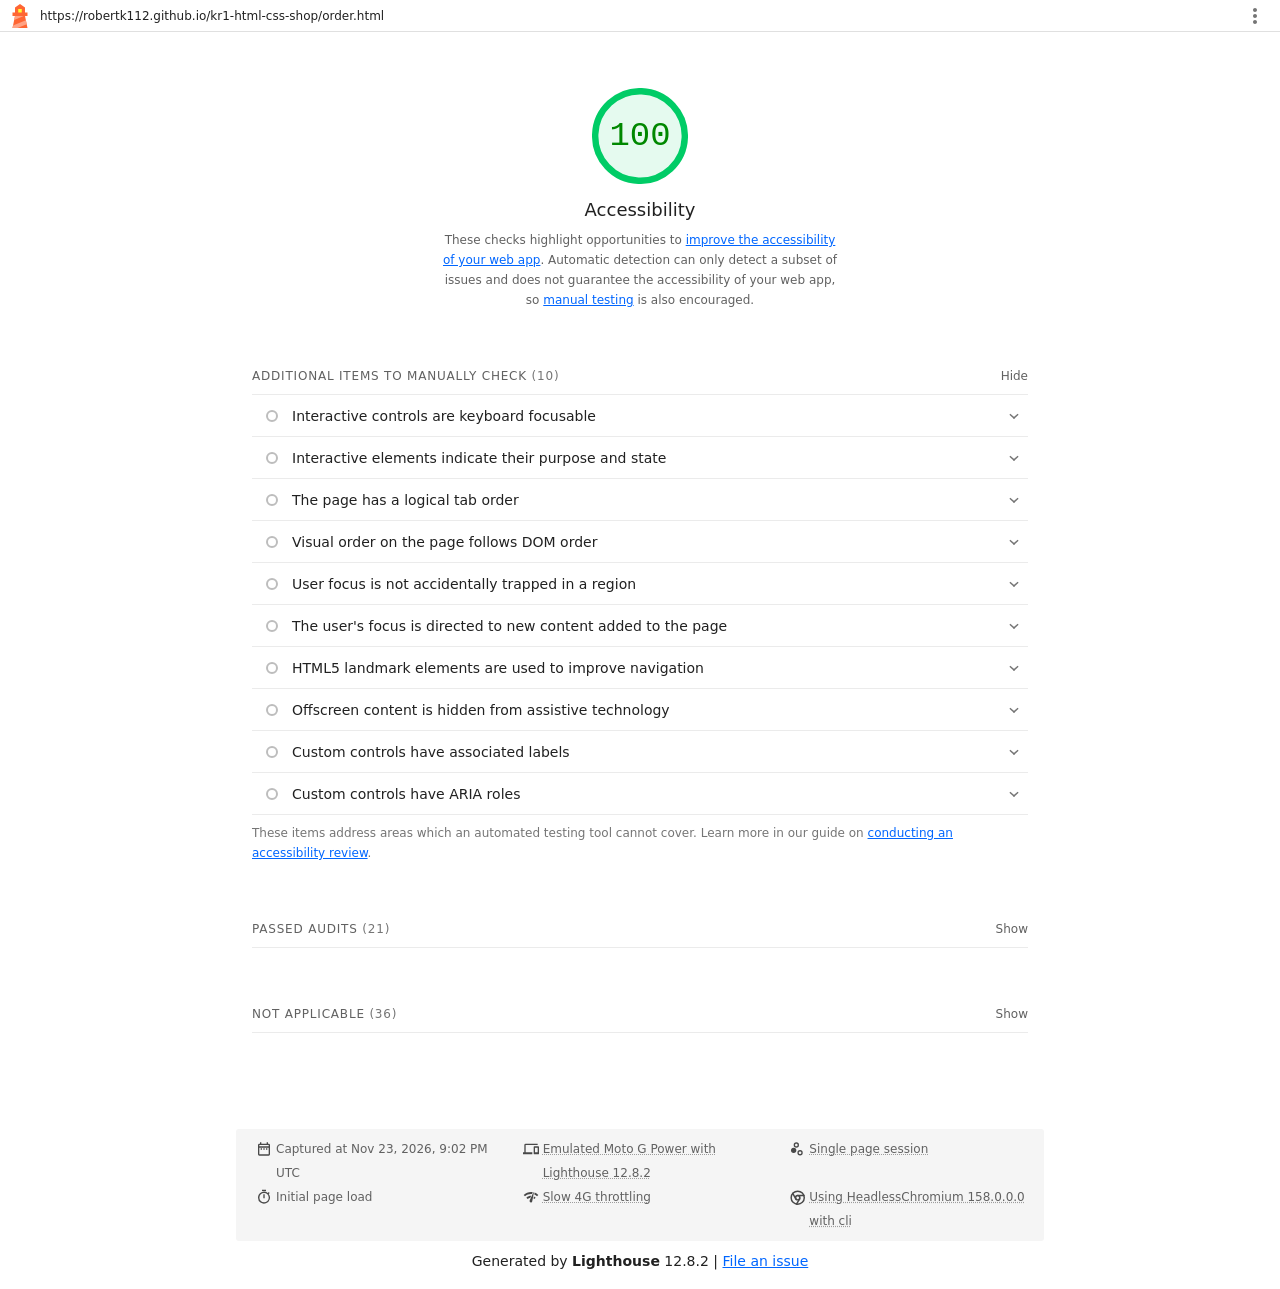
<file: lighthouse/order.report.html>
<!--
@license
Copyright 2018 Google LLC
SPDX-License-Identifier: Apache-2.0
-->
<!doctype html>
<html lang="en">
<head>
  <meta charset="utf-8">
  <meta name="viewport" content="width=device-width, initial-scale=1, minimum-scale=1">
  <link rel="icon" href='data:image/svg+xml;utf8,<svg fill="none" xmlns="http://www.w3.org/2000/svg" viewBox="0 0 48 48"><path d="m14 7 10-7 10 7v10h5v7h-5l5 24H9l5-24H9v-7h5V7Z" fill="%23F63"/><path d="M31.561 24H14l-1.689 8.105L31.561 24ZM18.983 48H9l1.022-4.907L35.723 32.27l1.663 7.98L18.983 48Z" fill="%23FFA385"/><path fill="%23FF3" d="M20.5 10h7v7h-7z"/></svg>'>
  <title>Lighthouse Report</title>
  <style>body {margin: 0}</style>
</head>
<body>
  <noscript>Lighthouse report requires JavaScript. Please enable.</noscript>

  <div id="lh-log"></div>

  <script>window.__LIGHTHOUSE_JSON__ = {"lighthouseVersion":"12.8.2","requestedUrl":"https://robertk112.github.io/kr1-html-css-shop/order.html","mainDocumentUrl":"https://robertk112.github.io/kr1-html-css-shop/order.html","finalDisplayedUrl":"https://robertk112.github.io/kr1-html-css-shop/order.html","finalUrl":"https://robertk112.github.io/kr1-html-css-shop/order.html","fetchTime":"2026-11-23T21:02:26.678Z","gatherMode":"navigation","runWarnings":[],"userAgent":"Mozilla/5.0 (Windows NT 10.0; Win64; x64) AppleWebKit/537.36 (KHTML, like Gecko) HeadlessChrome/158.0.0.0 Safari/537.36 Edg/158.0.0.0","environment":{"networkUserAgent":"Mozilla/5.0 (Linux; Android 11; moto g power (2022)) AppleWebKit/537.36 (KHTML, like Gecko) Chrome/136.0.0.0 Mobile Safari/537.36","hostUserAgent":"Mozilla/5.0 (Windows NT 10.0; Win64; x64) AppleWebKit/537.36 (KHTML, like Gecko) HeadlessChrome/158.0.0.0 Safari/537.36 Edg/158.0.0.0","benchmarkIndex":2489.5,"credits":{"axe-core":"4.14.1"}},"audits":{"accesskeys":{"id":"accesskeys","title":"`[accesskey]` values are unique","description":"Access keys let users quickly focus a part of the page. For proper navigation, each access key must be unique. [Learn more about access keys](https://dequeuniversity.com/rules/axe/4.10/accesskeys).","score":null,"scoreDisplayMode":"notApplicable"},"aria-allowed-attr":{"id":"aria-allowed-attr","title":"`[aria-*]` attributes match their roles","description":"Each ARIA `role` supports a specific subset of `aria-*` attributes. Mismatching these invalidates the `aria-*` attributes. [Learn how to match ARIA attributes to their roles](https://dequeuniversity.com/rules/axe/4.10/aria-allowed-attr).","score":1,"scoreDisplayMode":"binary","details":{"type":"table","headings":[{"key":"node","valueType":"node","subItemsHeading":{"key":"relatedNode","valueType":"node"},"label":"Failing Elements"}],"items":[]}},"aria-allowed-role":{"id":"aria-allowed-role","title":"Uses ARIA roles only on compatible elements","description":"Many HTML elements can only be assigned certain ARIA roles. Using ARIA roles where they are not allowed can interfere with the accessibility of the web page. [Learn more about ARIA roles](https://dequeuniversity.com/rules/axe/4.10/aria-allowed-role).","score":1,"scoreDisplayMode":"binary","details":{"type":"table","headings":[{"key":"node","valueType":"node","subItemsHeading":{"key":"relatedNode","valueType":"node"},"label":"Failing Elements"}],"items":[]}},"aria-command-name":{"id":"aria-command-name","title":"`button`, `link`, and `menuitem` elements have accessible names","description":"When an element doesn't have an accessible name, screen readers announce it with a generic name, making it unusable for users who rely on screen readers. [Learn how to make command elements more accessible](https://dequeuniversity.com/rules/axe/4.10/aria-command-name).","score":null,"scoreDisplayMode":"notApplicable"},"aria-conditional-attr":{"id":"aria-conditional-attr","title":"ARIA attributes are used as specified for the element's role","description":"Some ARIA attributes are only allowed on an element under certain conditions. [Learn more about conditional ARIA attributes](https://dequeuniversity.com/rules/axe/4.10/aria-conditional-attr).","score":1,"scoreDisplayMode":"binary","details":{"type":"table","headings":[{"key":"node","valueType":"node","subItemsHeading":{"key":"relatedNode","valueType":"node"},"label":"Failing Elements"}],"items":[]}},"aria-deprecated-role":{"id":"aria-deprecated-role","title":"Deprecated ARIA roles were not used","description":"Deprecated ARIA roles may not be processed correctly by assistive technology. [Learn more about deprecated ARIA roles](https://dequeuniversity.com/rules/axe/4.10/aria-deprecated-role).","score":null,"scoreDisplayMode":"notApplicable"},"aria-dialog-name":{"id":"aria-dialog-name","title":"Elements with `role=\"dialog\"` or `role=\"alertdialog\"` have accessible names.","description":"ARIA dialog elements without accessible names may prevent screen readers users from discerning the purpose of these elements. [Learn how to make ARIA dialog elements more accessible](https://dequeuniversity.com/rules/axe/4.10/aria-dialog-name).","score":null,"scoreDisplayMode":"notApplicable"},"aria-hidden-body":{"id":"aria-hidden-body","title":"`[aria-hidden=\"true\"]` is not present on the document `\u003cbody>`","description":"Assistive technologies, like screen readers, work inconsistently when `aria-hidden=\"true\"` is set on the document `\u003cbody>`. [Learn how `aria-hidden` affects the document body](https://dequeuniversity.com/rules/axe/4.10/aria-hidden-body).","score":1,"scoreDisplayMode":"binary","details":{"type":"table","headings":[{"key":"node","valueType":"node","subItemsHeading":{"key":"relatedNode","valueType":"node"},"label":"Failing Elements"}],"items":[]}},"aria-hidden-focus":{"id":"aria-hidden-focus","title":"`[aria-hidden=\"true\"]` elements do not contain focusable descendents","description":"Focusable descendents within an `[aria-hidden=\"true\"]` element prevent those interactive elements from being available to users of assistive technologies like screen readers. [Learn how `aria-hidden` affects focusable elements](https://dequeuniversity.com/rules/axe/4.10/aria-hidden-focus).","score":1,"scoreDisplayMode":"binary","details":{"type":"table","headings":[{"key":"node","valueType":"node","subItemsHeading":{"key":"relatedNode","valueType":"node"},"label":"Failing Elements"}],"items":[]}},"aria-input-field-name":{"id":"aria-input-field-name","title":"ARIA input fields have accessible names","description":"When an input field doesn't have an accessible name, screen readers announce it with a generic name, making it unusable for users who rely on screen readers. [Learn more about input field labels](https://dequeuniversity.com/rules/axe/4.10/aria-input-field-name).","score":null,"scoreDisplayMode":"notApplicable"},"aria-meter-name":{"id":"aria-meter-name","title":"ARIA `meter` elements have accessible names","description":"When a meter element doesn't have an accessible name, screen readers announce it with a generic name, making it unusable for users who rely on screen readers. [Learn how to name `meter` elements](https://dequeuniversity.com/rules/axe/4.10/aria-meter-name).","score":null,"scoreDisplayMode":"notApplicable"},"aria-progressbar-name":{"id":"aria-progressbar-name","title":"ARIA `progressbar` elements have accessible names","description":"When a `progressbar` element doesn't have an accessible name, screen readers announce it with a generic name, making it unusable for users who rely on screen readers. [Learn how to label `progressbar` elements](https://dequeuniversity.com/rules/axe/4.10/aria-progressbar-name).","score":null,"scoreDisplayMode":"notApplicable"},"aria-prohibited-attr":{"id":"aria-prohibited-attr","title":"Elements use only permitted ARIA attributes","description":"Using ARIA attributes in roles where they are prohibited can mean that important information is not communicated to users of assistive technologies. [Learn more about prohibited ARIA roles](https://dequeuniversity.com/rules/axe/4.10/aria-prohibited-attr).","score":1,"scoreDisplayMode":"binary","details":{"type":"table","headings":[{"key":"node","valueType":"node","subItemsHeading":{"key":"relatedNode","valueType":"node"},"label":"Failing Elements"}],"items":[]}},"aria-required-attr":{"id":"aria-required-attr","title":"`[role]`s have all required `[aria-*]` attributes","description":"Some ARIA roles have required attributes that describe the state of the element to screen readers. [Learn more about roles and required attributes](https://dequeuniversity.com/rules/axe/4.10/aria-required-attr).","score":null,"scoreDisplayMode":"notApplicable"},"aria-required-children":{"id":"aria-required-children","title":"Elements with an ARIA `[role]` that require children to contain a specific `[role]` have all required children.","description":"Some ARIA parent roles must contain specific child roles to perform their intended accessibility functions. [Learn more about roles and required children elements](https://dequeuniversity.com/rules/axe/4.10/aria-required-children).","score":null,"scoreDisplayMode":"notApplicable"},"aria-required-parent":{"id":"aria-required-parent","title":"`[role]`s are contained by their required parent element","description":"Some ARIA child roles must be contained by specific parent roles to properly perform their intended accessibility functions. [Learn more about ARIA roles and required parent element](https://dequeuniversity.com/rules/axe/4.10/aria-required-parent).","score":null,"scoreDisplayMode":"notApplicable"},"aria-roles":{"id":"aria-roles","title":"`[role]` values are valid","description":"ARIA roles must have valid values in order to perform their intended accessibility functions. [Learn more about valid ARIA roles](https://dequeuniversity.com/rules/axe/4.10/aria-roles).","score":null,"scoreDisplayMode":"notApplicable"},"aria-text":{"id":"aria-text","title":"Elements with the `role=text` attribute do not have focusable descendents.","description":"Adding `role=text` around a text node split by markup enables VoiceOver to treat it as one phrase, but the element's focusable descendents will not be announced. [Learn more about the `role=text` attribute](https://dequeuniversity.com/rules/axe/4.10/aria-text).","score":null,"scoreDisplayMode":"notApplicable"},"aria-toggle-field-name":{"id":"aria-toggle-field-name","title":"ARIA toggle fields have accessible names","description":"When a toggle field doesn't have an accessible name, screen readers announce it with a generic name, making it unusable for users who rely on screen readers. [Learn more about toggle fields](https://dequeuniversity.com/rules/axe/4.10/aria-toggle-field-name).","score":null,"scoreDisplayMode":"notApplicable"},"aria-tooltip-name":{"id":"aria-tooltip-name","title":"ARIA `tooltip` elements have accessible names","description":"When a tooltip element doesn't have an accessible name, screen readers announce it with a generic name, making it unusable for users who rely on screen readers. [Learn how to name `tooltip` elements](https://dequeuniversity.com/rules/axe/4.10/aria-tooltip-name).","score":null,"scoreDisplayMode":"notApplicable"},"aria-treeitem-name":{"id":"aria-treeitem-name","title":"ARIA `treeitem` elements have accessible names","description":"When a `treeitem` element doesn't have an accessible name, screen readers announce it with a generic name, making it unusable for users who rely on screen readers. [Learn more about labeling `treeitem` elements](https://dequeuniversity.com/rules/axe/4.10/aria-treeitem-name).","score":null,"scoreDisplayMode":"notApplicable"},"aria-valid-attr-value":{"id":"aria-valid-attr-value","title":"`[aria-*]` attributes have valid values","description":"Assistive technologies, like screen readers, can't interpret ARIA attributes with invalid values. [Learn more about valid values for ARIA attributes](https://dequeuniversity.com/rules/axe/4.10/aria-valid-attr-value).","score":1,"scoreDisplayMode":"binary","details":{"type":"table","headings":[{"key":"node","valueType":"node","subItemsHeading":{"key":"relatedNode","valueType":"node"},"label":"Failing Elements"}],"items":[]}},"aria-valid-attr":{"id":"aria-valid-attr","title":"`[aria-*]` attributes are valid and not misspelled","description":"Assistive technologies, like screen readers, can't interpret ARIA attributes with invalid names. [Learn more about valid ARIA attributes](https://dequeuniversity.com/rules/axe/4.10/aria-valid-attr).","score":1,"scoreDisplayMode":"binary","details":{"type":"table","headings":[{"key":"node","valueType":"node","subItemsHeading":{"key":"relatedNode","valueType":"node"},"label":"Failing Elements"}],"items":[]}},"button-name":{"id":"button-name","title":"Buttons have an accessible name","description":"When a button doesn't have an accessible name, screen readers announce it as \"button\", making it unusable for users who rely on screen readers. [Learn how to make buttons more accessible](https://dequeuniversity.com/rules/axe/4.10/button-name).","score":1,"scoreDisplayMode":"binary","details":{"type":"table","headings":[{"key":"node","valueType":"node","subItemsHeading":{"key":"relatedNode","valueType":"node"},"label":"Failing Elements"}],"items":[]}},"bypass":{"id":"bypass","title":"The page contains a heading, skip link, or landmark region","description":"Adding ways to bypass repetitive content lets keyboard users navigate the page more efficiently. [Learn more about bypass blocks](https://dequeuniversity.com/rules/axe/4.10/bypass).","score":null,"scoreDisplayMode":"notApplicable"},"color-contrast":{"id":"color-contrast","title":"Background and foreground colors have a sufficient contrast ratio","description":"Low-contrast text is difficult or impossible for many users to read. [Learn how to provide sufficient color contrast](https://dequeuniversity.com/rules/axe/4.10/color-contrast).","score":1,"scoreDisplayMode":"binary","details":{"type":"table","headings":[{"key":"node","valueType":"node","subItemsHeading":{"key":"relatedNode","valueType":"node"},"label":"Failing Elements"}],"items":[]}},"definition-list":{"id":"definition-list","title":"`\u003cdl>`'s contain only properly-ordered `\u003cdt>` and `\u003cdd>` groups, `\u003cscript>`, `\u003ctemplate>` or `\u003cdiv>` elements.","description":"When definition lists are not properly marked up, screen readers may produce confusing or inaccurate output. [Learn how to structure definition lists correctly](https://dequeuniversity.com/rules/axe/4.10/definition-list).","score":null,"scoreDisplayMode":"notApplicable"},"dlitem":{"id":"dlitem","title":"Definition list items are wrapped in `\u003cdl>` elements","description":"Definition list items (`\u003cdt>` and `\u003cdd>`) must be wrapped in a parent `\u003cdl>` element to ensure that screen readers can properly announce them. [Learn how to structure definition lists correctly](https://dequeuniversity.com/rules/axe/4.10/dlitem).","score":null,"scoreDisplayMode":"notApplicable"},"document-title":{"id":"document-title","title":"Document has a `\u003ctitle>` element","description":"The title gives screen reader users an overview of the page, and search engine users rely on it heavily to determine if a page is relevant to their search. [Learn more about document titles](https://dequeuniversity.com/rules/axe/4.10/document-title).","score":1,"scoreDisplayMode":"binary","details":{"type":"table","headings":[{"key":"node","valueType":"node","subItemsHeading":{"key":"relatedNode","valueType":"node"},"label":"Failing Elements"}],"items":[]}},"duplicate-id-aria":{"id":"duplicate-id-aria","title":"ARIA IDs are unique","description":"The value of an ARIA ID must be unique to prevent other instances from being overlooked by assistive technologies. [Learn how to fix duplicate ARIA IDs](https://dequeuniversity.com/rules/axe/4.10/duplicate-id-aria).","score":null,"scoreDisplayMode":"notApplicable"},"empty-heading":{"id":"empty-heading","title":"All heading elements contain content.","description":"A heading with no content or inaccessible text prevent screen reader users from accessing information on the page's structure. [Learn more about headings](https://dequeuniversity.com/rules/axe/4.10/empty-heading).","score":null,"scoreDisplayMode":"notApplicable"},"form-field-multiple-labels":{"id":"form-field-multiple-labels","title":"No form fields have multiple labels","description":"Form fields with multiple labels can be confusingly announced by assistive technologies like screen readers which use either the first, the last, or all of the labels. [Learn how to use form labels](https://dequeuniversity.com/rules/axe/4.10/form-field-multiple-labels).","score":null,"scoreDisplayMode":"notApplicable"},"frame-title":{"id":"frame-title","title":"`\u003cframe>` or `\u003ciframe>` elements have a title","description":"Screen reader users rely on frame titles to describe the contents of frames. [Learn more about frame titles](https://dequeuniversity.com/rules/axe/4.10/frame-title).","score":null,"scoreDisplayMode":"notApplicable"},"heading-order":{"id":"heading-order","title":"Heading elements appear in a sequentially-descending order","description":"Properly ordered headings that do not skip levels convey the semantic structure of the page, making it easier to navigate and understand when using assistive technologies. [Learn more about heading order](https://dequeuniversity.com/rules/axe/4.10/heading-order).","score":1,"scoreDisplayMode":"binary","details":{"type":"table","headings":[{"key":"node","valueType":"node","subItemsHeading":{"key":"relatedNode","valueType":"node"},"label":"Failing Elements"}],"items":[]}},"html-has-lang":{"id":"html-has-lang","title":"`\u003chtml>` element has a `[lang]` attribute","description":"If a page doesn't specify a `lang` attribute, a screen reader assumes that the page is in the default language that the user chose when setting up the screen reader. If the page isn't actually in the default language, then the screen reader might not announce the page's text correctly. [Learn more about the `lang` attribute](https://dequeuniversity.com/rules/axe/4.10/html-has-lang).","score":1,"scoreDisplayMode":"binary","details":{"type":"table","headings":[{"key":"node","valueType":"node","subItemsHeading":{"key":"relatedNode","valueType":"node"},"label":"Failing Elements"}],"items":[]}},"html-lang-valid":{"id":"html-lang-valid","title":"`\u003chtml>` element has a valid value for its `[lang]` attribute","description":"Specifying a valid [BCP 47 language](https://www.w3.org/International/questions/qa-choosing-language-tags#question) helps screen readers announce text properly. [Learn how to use the `lang` attribute](https://dequeuniversity.com/rules/axe/4.10/html-lang-valid).","score":1,"scoreDisplayMode":"binary","details":{"type":"table","headings":[{"key":"node","valueType":"node","subItemsHeading":{"key":"relatedNode","valueType":"node"},"label":"Failing Elements"}],"items":[]}},"html-xml-lang-mismatch":{"id":"html-xml-lang-mismatch","title":"`\u003chtml>` element has an `[xml:lang]` attribute with the same base language as the `[lang]` attribute.","description":"If the webpage does not specify a consistent language, then the screen reader might not announce the page's text correctly. [Learn more about the `lang` attribute](https://dequeuniversity.com/rules/axe/4.10/html-xml-lang-mismatch).","score":null,"scoreDisplayMode":"notApplicable"},"identical-links-same-purpose":{"id":"identical-links-same-purpose","title":"Identical links have the same purpose.","description":"Links with the same destination should have the same description, to help users understand the link's purpose and decide whether to follow it. [Learn more about identical links](https://dequeuniversity.com/rules/axe/4.10/identical-links-same-purpose).","score":null,"scoreDisplayMode":"notApplicable"},"image-alt":{"id":"image-alt","title":"Image elements have `[alt]` attributes","description":"Informative elements should aim for short, descriptive alternate text. Decorative elements can be ignored with an empty alt attribute. [Learn more about the `alt` attribute](https://dequeuniversity.com/rules/axe/4.10/image-alt).","score":null,"scoreDisplayMode":"notApplicable"},"image-redundant-alt":{"id":"image-redundant-alt","title":"Image elements do not have `[alt]` attributes that are redundant text.","description":"Informative elements should aim for short, descriptive alternative text. Alternative text that is exactly the same as the text adjacent to the link or image is potentially confusing for screen reader users, because the text will be read twice. [Learn more about the `alt` attribute](https://dequeuniversity.com/rules/axe/4.10/image-redundant-alt).","score":null,"scoreDisplayMode":"notApplicable"},"input-button-name":{"id":"input-button-name","title":"Input buttons have discernible text.","description":"Adding discernable and accessible text to input buttons may help screen reader users understand the purpose of the input button. [Learn more about input buttons](https://dequeuniversity.com/rules/axe/4.10/input-button-name).","score":null,"scoreDisplayMode":"notApplicable"},"input-image-alt":{"id":"input-image-alt","title":"`\u003cinput type=\"image\">` elements have `[alt]` text","description":"When an image is being used as an `\u003cinput>` button, providing alternative text can help screen reader users understand the purpose of the button. [Learn about input image alt text](https://dequeuniversity.com/rules/axe/4.10/input-image-alt).","score":null,"scoreDisplayMode":"notApplicable"},"label-content-name-mismatch":{"id":"label-content-name-mismatch","title":"Elements with visible text labels have matching accessible names.","description":"Visible text labels that do not match the accessible name can result in a confusing experience for screen reader users. [Learn more about accessible names](https://dequeuniversity.com/rules/axe/4.10/label-content-name-mismatch).","score":1,"scoreDisplayMode":"binary","details":{"type":"table","headings":[{"key":"node","valueType":"node","subItemsHeading":{"key":"relatedNode","valueType":"node"},"label":"Failing Elements"}],"items":[]}},"label":{"id":"label","title":"Form elements have associated labels","description":"Labels ensure that form controls are announced properly by assistive technologies, like screen readers. [Learn more about form element labels](https://dequeuniversity.com/rules/axe/4.10/label).","score":1,"scoreDisplayMode":"binary","details":{"type":"table","headings":[{"key":"node","valueType":"node","subItemsHeading":{"key":"relatedNode","valueType":"node"},"label":"Failing Elements"}],"items":[]}},"landmark-one-main":{"id":"landmark-one-main","title":"Document has a main landmark.","description":"One main landmark helps screen reader users navigate a web page. [Learn more about landmarks](https://dequeuniversity.com/rules/axe/4.10/landmark-one-main).","score":null,"scoreDisplayMode":"notApplicable"},"link-name":{"id":"link-name","title":"Links have a discernible name","description":"Link text (and alternate text for images, when used as links) that is discernible, unique, and focusable improves the navigation experience for screen reader users. [Learn how to make links accessible](https://dequeuniversity.com/rules/axe/4.10/link-name).","score":1,"scoreDisplayMode":"binary","details":{"type":"table","headings":[{"key":"node","valueType":"node","subItemsHeading":{"key":"relatedNode","valueType":"node"},"label":"Failing Elements"}],"items":[]}},"link-in-text-block":{"id":"link-in-text-block","title":"Links are distinguishable without relying on color.","description":"Low-contrast text is difficult or impossible for many users to read. Link text that is discernible improves the experience for users with low vision. [Learn how to make links distinguishable](https://dequeuniversity.com/rules/axe/4.10/link-in-text-block).","score":null,"scoreDisplayMode":"notApplicable"},"list":{"id":"list","title":"Lists contain only `\u003cli>` elements and script supporting elements (`\u003cscript>` and `\u003ctemplate>`).","description":"Screen readers have a specific way of announcing lists. Ensuring proper list structure aids screen reader output. [Learn more about proper list structure](https://dequeuniversity.com/rules/axe/4.10/list).","score":null,"scoreDisplayMode":"notApplicable"},"listitem":{"id":"listitem","title":"List items (`\u003cli>`) are contained within `\u003cul>`, `\u003col>` or `\u003cmenu>` parent elements","description":"Screen readers require list items (`\u003cli>`) to be contained within a parent `\u003cul>`, `\u003col>` or `\u003cmenu>` to be announced properly. [Learn more about proper list structure](https://dequeuniversity.com/rules/axe/4.10/listitem).","score":null,"scoreDisplayMode":"notApplicable"},"meta-refresh":{"id":"meta-refresh","title":"The document does not use `\u003cmeta http-equiv=\"refresh\">`","description":"Users do not expect a page to refresh automatically, and doing so will move focus back to the top of the page. This may create a frustrating or confusing experience. [Learn more about the refresh meta tag](https://dequeuniversity.com/rules/axe/4.10/meta-refresh).","score":null,"scoreDisplayMode":"notApplicable"},"meta-viewport":{"id":"meta-viewport","title":"`[user-scalable=\"no\"]` is not used in the `\u003cmeta name=\"viewport\">` element and the `[maximum-scale]` attribute is not less than 5.","description":"Disabling zooming is problematic for users with low vision who rely on screen magnification to properly see the contents of a web page. [Learn more about the viewport meta tag](https://dequeuniversity.com/rules/axe/4.10/meta-viewport).","score":1,"scoreDisplayMode":"binary","details":{"type":"table","headings":[{"key":"node","valueType":"node","subItemsHeading":{"key":"relatedNode","valueType":"node"},"label":"Failing Elements"}],"items":[]}},"object-alt":{"id":"object-alt","title":"`\u003cobject>` elements have alternate text","description":"Screen readers cannot translate non-text content. Adding alternate text to `\u003cobject>` elements helps screen readers convey meaning to users. [Learn more about alt text for `object` elements](https://dequeuniversity.com/rules/axe/4.10/object-alt).","score":null,"scoreDisplayMode":"notApplicable"},"select-name":{"id":"select-name","title":"Select elements have associated label elements.","description":"Form elements without effective labels can create frustrating experiences for screen reader users. [Learn more about the `select` element](https://dequeuniversity.com/rules/axe/4.10/select-name).","score":1,"scoreDisplayMode":"binary","details":{"type":"table","headings":[{"key":"node","valueType":"node","subItemsHeading":{"key":"relatedNode","valueType":"node"},"label":"Failing Elements"}],"items":[]}},"skip-link":{"id":"skip-link","title":"Skip links are focusable.","description":"Including a skip link can help users skip to the main content to save time. [Learn more about skip links](https://dequeuniversity.com/rules/axe/4.10/skip-link).","score":1,"scoreDisplayMode":"binary","details":{"type":"table","headings":[{"key":"node","valueType":"node","subItemsHeading":{"key":"relatedNode","valueType":"node"},"label":"Failing Elements"}],"items":[]}},"tabindex":{"id":"tabindex","title":"No element has a `[tabindex]` value greater than 0","description":"A value greater than 0 implies an explicit navigation ordering. Although technically valid, this often creates frustrating experiences for users who rely on assistive technologies. [Learn more about the `tabindex` attribute](https://dequeuniversity.com/rules/axe/4.10/tabindex).","score":1,"scoreDisplayMode":"binary","details":{"type":"table","headings":[{"key":"node","valueType":"node","subItemsHeading":{"key":"relatedNode","valueType":"node"},"label":"Failing Elements"}],"items":[]}},"table-duplicate-name":{"id":"table-duplicate-name","title":"Tables have different content in the summary attribute and `\u003ccaption>`.","description":"The summary attribute should describe the table structure, while `\u003ccaption>` should have the onscreen title. Accurate table mark-up helps users of screen readers. [Learn more about summary and caption](https://dequeuniversity.com/rules/axe/4.10/table-duplicate-name).","score":null,"scoreDisplayMode":"notApplicable"},"table-fake-caption":{"id":"table-fake-caption","title":"Tables use `\u003ccaption>` instead of cells with the `[colspan]` attribute to indicate a caption.","description":"Screen readers have features to make navigating tables easier. Ensuring that tables use the actual caption element instead of cells with the `[colspan]` attribute may improve the experience for screen reader users. [Learn more about captions](https://dequeuniversity.com/rules/axe/4.10/table-fake-caption).","score":null,"scoreDisplayMode":"notApplicable"},"target-size":{"id":"target-size","title":"Touch targets have sufficient size and spacing.","description":"Touch targets with sufficient size and spacing help users who may have difficulty targeting small controls to activate the targets. [Learn more about touch targets](https://dequeuniversity.com/rules/axe/4.10/target-size).","score":1,"scoreDisplayMode":"binary","details":{"type":"table","headings":[{"key":"node","valueType":"node","subItemsHeading":{"key":"relatedNode","valueType":"node"},"label":"Failing Elements"}],"items":[]}},"td-has-header":{"id":"td-has-header","title":"`\u003ctd>` elements in a large `\u003ctable>` have one or more table headers.","description":"Screen readers have features to make navigating tables easier. Ensuring that `\u003ctd>` elements in a large table (3 or more cells in width and height) have an associated table header may improve the experience for screen reader users. [Learn more about table headers](https://dequeuniversity.com/rules/axe/4.10/td-has-header).","score":null,"scoreDisplayMode":"notApplicable"},"td-headers-attr":{"id":"td-headers-attr","title":"Cells in a `\u003ctable>` element that use the `[headers]` attribute refer to table cells within the same table.","description":"Screen readers have features to make navigating tables easier. Ensuring `\u003ctd>` cells using the `[headers]` attribute only refer to other cells in the same table may improve the experience for screen reader users. [Learn more about the `headers` attribute](https://dequeuniversity.com/rules/axe/4.10/td-headers-attr).","score":null,"scoreDisplayMode":"notApplicable"},"th-has-data-cells":{"id":"th-has-data-cells","title":"`\u003cth>` elements and elements with `[role=\"columnheader\"/\"rowheader\"]` have data cells they describe.","description":"Screen readers have features to make navigating tables easier. Ensuring table headers always refer to some set of cells may improve the experience for screen reader users. [Learn more about table headers](https://dequeuniversity.com/rules/axe/4.10/th-has-data-cells).","score":null,"scoreDisplayMode":"notApplicable"},"valid-lang":{"id":"valid-lang","title":"`[lang]` attributes have a valid value","description":"Specifying a valid [BCP 47 language](https://www.w3.org/International/questions/qa-choosing-language-tags#question) on elements helps ensure that text is pronounced correctly by a screen reader. [Learn how to use the `lang` attribute](https://dequeuniversity.com/rules/axe/4.10/valid-lang).","score":null,"scoreDisplayMode":"notApplicable"},"video-caption":{"id":"video-caption","title":"`\u003cvideo>` elements contain a `\u003ctrack>` element with `[kind=\"captions\"]`","description":"When a video provides a caption it is easier for deaf and hearing impaired users to access its information. [Learn more about video captions](https://dequeuniversity.com/rules/axe/4.10/video-caption).","score":null,"scoreDisplayMode":"notApplicable"},"custom-controls-labels":{"id":"custom-controls-labels","title":"Custom controls have associated labels","description":"Custom interactive controls have associated labels, provided by aria-label or aria-labelledby. [Learn more about custom controls and labels](https://developer.chrome.com/docs/lighthouse/accessibility/custom-controls-labels/).","score":null,"scoreDisplayMode":"manual"},"custom-controls-roles":{"id":"custom-controls-roles","title":"Custom controls have ARIA roles","description":"Custom interactive controls have appropriate ARIA roles. [Learn how to add roles to custom controls](https://developer.chrome.com/docs/lighthouse/accessibility/custom-control-roles/).","score":null,"scoreDisplayMode":"manual"},"focus-traps":{"id":"focus-traps","title":"User focus is not accidentally trapped in a region","description":"A user can tab into and out of any control or region without accidentally trapping their focus. [Learn how to avoid focus traps](https://developer.chrome.com/docs/lighthouse/accessibility/focus-traps/).","score":null,"scoreDisplayMode":"manual"},"focusable-controls":{"id":"focusable-controls","title":"Interactive controls are keyboard focusable","description":"Custom interactive controls are keyboard focusable and display a focus indicator. [Learn how to make custom controls focusable](https://developer.chrome.com/docs/lighthouse/accessibility/focusable-controls/).","score":null,"scoreDisplayMode":"manual"},"interactive-element-affordance":{"id":"interactive-element-affordance","title":"Interactive elements indicate their purpose and state","description":"Interactive elements, such as links and buttons, should indicate their state and be distinguishable from non-interactive elements. [Learn how to decorate interactive elements with affordance hints](https://developer.chrome.com/docs/lighthouse/accessibility/interactive-element-affordance/).","score":null,"scoreDisplayMode":"manual"},"logical-tab-order":{"id":"logical-tab-order","title":"The page has a logical tab order","description":"Tabbing through the page follows the visual layout. Users cannot focus elements that are offscreen. [Learn more about logical tab ordering](https://developer.chrome.com/docs/lighthouse/accessibility/logical-tab-order/).","score":null,"scoreDisplayMode":"manual"},"managed-focus":{"id":"managed-focus","title":"The user's focus is directed to new content added to the page","description":"If new content, such as a dialog, is added to the page, the user's focus is directed to it. [Learn how to direct focus to new content](https://developer.chrome.com/docs/lighthouse/accessibility/managed-focus/).","score":null,"scoreDisplayMode":"manual"},"offscreen-content-hidden":{"id":"offscreen-content-hidden","title":"Offscreen content is hidden from assistive technology","description":"Offscreen content is hidden with display: none or aria-hidden=true. [Learn how to properly hide offscreen content](https://developer.chrome.com/docs/lighthouse/accessibility/offscreen-content-hidden/).","score":null,"scoreDisplayMode":"manual"},"use-landmarks":{"id":"use-landmarks","title":"HTML5 landmark elements are used to improve navigation","description":"Landmark elements (`\u003cmain>`, `\u003cnav>`, etc.) are used to improve the keyboard navigation of the page for assistive technology. [Learn more about landmark elements](https://developer.chrome.com/docs/lighthouse/accessibility/use-landmarks/).","score":null,"scoreDisplayMode":"manual"},"visual-order-follows-dom":{"id":"visual-order-follows-dom","title":"Visual order on the page follows DOM order","description":"DOM order matches the visual order, improving navigation for assistive technology. [Learn more about DOM and visual ordering](https://developer.chrome.com/docs/lighthouse/accessibility/visual-order-follows-dom/).","score":null,"scoreDisplayMode":"manual"}},"configSettings":{"output":["html","json"],"maxWaitForFcp":30000,"maxWaitForLoad":45000,"pauseAfterFcpMs":1000,"pauseAfterLoadMs":1000,"networkQuietThresholdMs":1000,"cpuQuietThresholdMs":1000,"formFactor":"mobile","throttling":{"rttMs":150,"throughputKbps":1638.4,"requestLatencyMs":562.5,"downloadThroughputKbps":1474.5600000000002,"uploadThroughputKbps":675,"cpuSlowdownMultiplier":4},"throttlingMethod":"simulate","screenEmulation":{"mobile":true,"width":412,"height":823,"deviceScaleFactor":1.75,"disabled":false},"emulatedUserAgent":"Mozilla/5.0 (Linux; Android 11; moto g power (2022)) AppleWebKit/537.36 (KHTML, like Gecko) Chrome/136.0.0.0 Mobile Safari/537.36","auditMode":false,"gatherMode":false,"clearStorageTypes":["file_systems","shader_cache","service_workers","cache_storage"],"disableStorageReset":false,"debugNavigation":false,"channel":"cli","usePassiveGathering":false,"disableFullPageScreenshot":false,"skipAboutBlank":false,"blankPage":"about:blank","ignoreStatusCode":false,"locale":"en-US","blockedUrlPatterns":null,"additionalTraceCategories":null,"extraHeaders":null,"precomputedLanternData":null,"onlyAudits":null,"onlyCategories":["accessibility"],"skipAudits":null},"categories":{"accessibility":{"title":"Accessibility","description":"These checks highlight opportunities to [improve the accessibility of your web app](https://developer.chrome.com/docs/lighthouse/accessibility/). Automatic detection can only detect a subset of issues and does not guarantee the accessibility of your web app, so [manual testing](https://web.dev/articles/how-to-review) is also encouraged.","manualDescription":"These items address areas which an automated testing tool cannot cover. Learn more in our guide on [conducting an accessibility review](https://web.dev/articles/how-to-review).","supportedModes":["navigation","snapshot"],"auditRefs":[{"id":"accesskeys","weight":0,"group":"a11y-navigation"},{"id":"aria-allowed-attr","weight":10,"group":"a11y-aria"},{"id":"aria-allowed-role","weight":1,"group":"a11y-aria"},{"id":"aria-command-name","weight":0,"group":"a11y-aria"},{"id":"aria-conditional-attr","weight":7,"group":"a11y-aria"},{"id":"aria-deprecated-role","weight":0,"group":"a11y-aria"},{"id":"aria-dialog-name","weight":0,"group":"a11y-aria"},{"id":"aria-hidden-body","weight":10,"group":"a11y-aria"},{"id":"aria-hidden-focus","weight":7,"group":"a11y-aria"},{"id":"aria-input-field-name","weight":0,"group":"a11y-aria"},{"id":"aria-meter-name","weight":0,"group":"a11y-aria"},{"id":"aria-progressbar-name","weight":0,"group":"a11y-aria"},{"id":"aria-prohibited-attr","weight":7,"group":"a11y-aria"},{"id":"aria-required-attr","weight":0,"group":"a11y-aria"},{"id":"aria-required-children","weight":0,"group":"a11y-aria"},{"id":"aria-required-parent","weight":0,"group":"a11y-aria"},{"id":"aria-roles","weight":0,"group":"a11y-aria"},{"id":"aria-text","weight":0,"group":"a11y-aria"},{"id":"aria-toggle-field-name","weight":0,"group":"a11y-aria"},{"id":"aria-tooltip-name","weight":0,"group":"a11y-aria"},{"id":"aria-treeitem-name","weight":0,"group":"a11y-aria"},{"id":"aria-valid-attr-value","weight":10,"group":"a11y-aria"},{"id":"aria-valid-attr","weight":10,"group":"a11y-aria"},{"id":"button-name","weight":10,"group":"a11y-names-labels"},{"id":"bypass","weight":0,"group":"a11y-navigation"},{"id":"color-contrast","weight":7,"group":"a11y-color-contrast"},{"id":"definition-list","weight":0,"group":"a11y-tables-lists"},{"id":"dlitem","weight":0,"group":"a11y-tables-lists"},{"id":"document-title","weight":7,"group":"a11y-names-labels"},{"id":"duplicate-id-aria","weight":0,"group":"a11y-aria"},{"id":"form-field-multiple-labels","weight":0,"group":"a11y-names-labels"},{"id":"frame-title","weight":0,"group":"a11y-names-labels"},{"id":"heading-order","weight":3,"group":"a11y-navigation"},{"id":"html-has-lang","weight":7,"group":"a11y-language"},{"id":"html-lang-valid","weight":7,"group":"a11y-language"},{"id":"html-xml-lang-mismatch","weight":0,"group":"a11y-language"},{"id":"image-alt","weight":0,"group":"a11y-names-labels"},{"id":"image-redundant-alt","weight":0,"group":"a11y-names-labels"},{"id":"input-button-name","weight":0,"group":"a11y-names-labels"},{"id":"input-image-alt","weight":0,"group":"a11y-names-labels"},{"id":"label","weight":7,"group":"a11y-names-labels"},{"id":"link-in-text-block","weight":0,"group":"a11y-color-contrast"},{"id":"link-name","weight":7,"group":"a11y-names-labels"},{"id":"list","weight":0,"group":"a11y-tables-lists"},{"id":"listitem","weight":0,"group":"a11y-tables-lists"},{"id":"meta-refresh","weight":0,"group":"a11y-best-practices"},{"id":"meta-viewport","weight":10,"group":"a11y-best-practices"},{"id":"object-alt","weight":0,"group":"a11y-names-labels"},{"id":"select-name","weight":7,"group":"a11y-names-labels"},{"id":"skip-link","weight":3,"group":"a11y-names-labels"},{"id":"tabindex","weight":7,"group":"a11y-navigation"},{"id":"table-duplicate-name","weight":0,"group":"a11y-tables-lists"},{"id":"target-size","weight":7,"group":"a11y-best-practices"},{"id":"td-headers-attr","weight":0,"group":"a11y-tables-lists"},{"id":"th-has-data-cells","weight":0,"group":"a11y-tables-lists"},{"id":"valid-lang","weight":0,"group":"a11y-language"},{"id":"video-caption","weight":0,"group":"a11y-audio-video"},{"id":"focusable-controls","weight":0},{"id":"interactive-element-affordance","weight":0},{"id":"logical-tab-order","weight":0},{"id":"visual-order-follows-dom","weight":0},{"id":"focus-traps","weight":0},{"id":"managed-focus","weight":0},{"id":"use-landmarks","weight":0},{"id":"offscreen-content-hidden","weight":0},{"id":"custom-controls-labels","weight":0},{"id":"custom-controls-roles","weight":0},{"id":"empty-heading","weight":0,"group":"hidden"},{"id":"identical-links-same-purpose","weight":0,"group":"hidden"},{"id":"landmark-one-main","weight":0,"group":"hidden"},{"id":"label-content-name-mismatch","weight":0,"group":"hidden"},{"id":"table-fake-caption","weight":0,"group":"hidden"},{"id":"td-has-header","weight":0,"group":"hidden"}],"id":"accessibility","score":1}},"categoryGroups":{"metrics":{"title":"Metrics"},"insights":{"title":"Insights","description":"These insights are also available in the Chrome DevTools Performance Panel - [record a trace](https://developer.chrome.com/docs/devtools/performance/reference) to view more detailed information."},"diagnostics":{"title":"Diagnostics","description":"More information about the performance of your application. These numbers don't [directly affect](https://developer.chrome.com/docs/lighthouse/performance/performance-scoring/) the Performance score."},"a11y-best-practices":{"title":"Best practices","description":"These items highlight common accessibility best practices."},"a11y-color-contrast":{"title":"Contrast","description":"These are opportunities to improve the legibility of your content."},"a11y-names-labels":{"title":"Names and labels","description":"These are opportunities to improve the semantics of the controls in your application. This may enhance the experience for users of assistive technology, like a screen reader."},"a11y-navigation":{"title":"Navigation","description":"These are opportunities to improve keyboard navigation in your application."},"a11y-aria":{"title":"ARIA","description":"These are opportunities to improve the usage of ARIA in your application which may enhance the experience for users of assistive technology, like a screen reader."},"a11y-language":{"title":"Internationalization and localization","description":"These are opportunities to improve the interpretation of your content by users in different locales."},"a11y-audio-video":{"title":"Audio and video","description":"These are opportunities to provide alternative content for audio and video. This may improve the experience for users with hearing or vision impairments."},"a11y-tables-lists":{"title":"Tables and lists","description":"These are opportunities to improve the experience of reading tabular or list data using assistive technology, like a screen reader."},"seo-mobile":{"title":"Mobile Friendly","description":"Make sure your pages are mobile friendly so users don’t have to pinch or zoom in order to read the content pages. [Learn how to make pages mobile-friendly](https://developers.google.com/search/mobile-sites/)."},"seo-content":{"title":"Content Best Practices","description":"Format your HTML in a way that enables crawlers to better understand your app’s content."},"seo-crawl":{"title":"Crawling and Indexing","description":"To appear in search results, crawlers need access to your app."},"best-practices-trust-safety":{"title":"Trust and Safety"},"best-practices-ux":{"title":"User Experience"},"best-practices-browser-compat":{"title":"Browser Compatibility"},"best-practices-general":{"title":"General"},"hidden":{"title":""}},"stackPacks":[],"entities":[{"name":"GitHub","origins":["https://robertk112.github.io"],"isFirstParty":true,"category":"utility"}],"fullPageScreenshot":{"screenshot":{"data":"[data-uri]","width":412,"height":1353},"nodes":{"1-0-LABEL":{"id":"","top":752,"bottom":773,"left":32,"right":380,"width":348,"height":22},"1-1-A":{"id":"","top":1293,"bottom":1333,"left":352,"right":392,"width":40,"height":40}}},"timing":{"entries":[{"startTime":2522.48,"name":"lh:config","duration":1382.53,"entryType":"measure"},{"startTime":2524.26,"name":"lh:config:resolveArtifactsToDefns","duration":181.88,"entryType":"measure"},{"startTime":3905.34,"name":"lh:runner:gather","duration":10637.63,"entryType":"measure"},{"startTime":4004.87,"name":"lh:driver:connect","duration":11.96,"entryType":"measure"},{"startTime":4017.26,"name":"lh:driver:navigate","duration":10.45,"entryType":"measure"},{"startTime":4028.25,"name":"lh:gather:getBenchmarkIndex","duration":1007.99,"entryType":"measure"},{"startTime":5036.46,"name":"lh:gather:getVersion","duration":1.21,"entryType":"measure"},{"startTime":5037.82,"name":"lh:gather:getDevicePixelRatio","duration":1.49,"entryType":"measure"},{"startTime":5040.83,"name":"lh:prepare:navigationMode","duration":3313.02,"entryType":"measure"},{"startTime":5062.14,"name":"lh:storage:clearDataForOrigin","duration":24.86,"entryType":"measure"},{"startTime":5087.27,"name":"lh:storage:clearBrowserCaches","duration":3261.6,"entryType":"measure"},{"startTime":8350.75,"name":"lh:gather:prepareThrottlingAndNetwork","duration":3.03,"entryType":"measure"},{"startTime":8364.98,"name":"lh:driver:navigate","duration":3268.49,"entryType":"measure"},{"startTime":11635.91,"name":"lh:computed:NetworkRecords","duration":0.8,"entryType":"measure"},{"startTime":11637.39,"name":"lh:gather:getArtifact:DevtoolsLog","duration":0.05,"entryType":"measure"},{"startTime":11637.46,"name":"lh:gather:getArtifact:Accessibility","duration":265.11,"entryType":"measure"},{"startTime":11902.86,"name":"lh:gather:getArtifact:NetworkUserAgent","duration":0.15,"entryType":"measure"},{"startTime":11903.03,"name":"lh:gather:getArtifact:Stacks","duration":13.85,"entryType":"measure"},{"startTime":11903.17,"name":"lh:gather:collectStacks","duration":13.69,"entryType":"measure"},{"startTime":11916.94,"name":"lh:gather:getArtifact:FullPageScreenshot","duration":2602.39,"entryType":"measure"},{"startTime":14543.36,"name":"lh:runner:audit","duration":375.28,"entryType":"measure"},{"startTime":14543.53,"name":"lh:runner:auditing","duration":374.4,"entryType":"measure"},{"startTime":14545.69,"name":"lh:audit:accesskeys","duration":4.45,"entryType":"measure"},{"startTime":14551.22,"name":"lh:audit:aria-allowed-attr","duration":15.2,"entryType":"measure"},{"startTime":14567.15,"name":"lh:audit:aria-allowed-role","duration":12.12,"entryType":"measure"},{"startTime":14579.96,"name":"lh:audit:aria-command-name","duration":2.93,"entryType":"measure"},{"startTime":14583.78,"name":"lh:audit:aria-conditional-attr","duration":12.1,"entryType":"measure"},{"startTime":14596.47,"name":"lh:audit:aria-deprecated-role","duration":2.59,"entryType":"measure"},{"startTime":14599.76,"name":"lh:audit:aria-dialog-name","duration":2.36,"entryType":"measure"},{"startTime":14602.74,"name":"lh:audit:aria-hidden-body","duration":10.41,"entryType":"measure"},{"startTime":14613.77,"name":"lh:audit:aria-hidden-focus","duration":8.04,"entryType":"measure"},{"startTime":14622.43,"name":"lh:audit:aria-input-field-name","duration":2.81,"entryType":"measure"},{"startTime":14627.85,"name":"lh:audit:aria-meter-name","duration":2.71,"entryType":"measure"},{"startTime":14631.18,"name":"lh:audit:aria-progressbar-name","duration":2.55,"entryType":"measure"},{"startTime":14634.22,"name":"lh:audit:aria-prohibited-attr","duration":7.18,"entryType":"measure"},{"startTime":14641.92,"name":"lh:audit:aria-required-attr","duration":2.84,"entryType":"measure"},{"startTime":14645.38,"name":"lh:audit:aria-required-children","duration":3.14,"entryType":"measure"},{"startTime":14649.06,"name":"lh:audit:aria-required-parent","duration":3.33,"entryType":"measure"},{"startTime":14652.98,"name":"lh:audit:aria-roles","duration":3.24,"entryType":"measure"},{"startTime":14656.84,"name":"lh:audit:aria-text","duration":3.86,"entryType":"measure"},{"startTime":14661.28,"name":"lh:audit:aria-toggle-field-name","duration":3.89,"entryType":"measure"},{"startTime":14665.74,"name":"lh:audit:aria-tooltip-name","duration":6.64,"entryType":"measure"},{"startTime":14672.92,"name":"lh:audit:aria-treeitem-name","duration":4.2,"entryType":"measure"},{"startTime":14677.69,"name":"lh:audit:aria-valid-attr-value","duration":7.58,"entryType":"measure"},{"startTime":14685.8,"name":"lh:audit:aria-valid-attr","duration":4.6,"entryType":"measure"},{"startTime":14690.99,"name":"lh:audit:button-name","duration":11.71,"entryType":"measure"},{"startTime":14703.11,"name":"lh:audit:bypass","duration":5.54,"entryType":"measure"},{"startTime":14709.05,"name":"lh:audit:color-contrast","duration":9.96,"entryType":"measure"},{"startTime":14719.52,"name":"lh:audit:definition-list","duration":2.4,"entryType":"measure"},{"startTime":14722.25,"name":"lh:audit:dlitem","duration":2.05,"entryType":"measure"},{"startTime":14724.51,"name":"lh:audit:document-title","duration":3.11,"entryType":"measure"},{"startTime":14728.01,"name":"lh:audit:duplicate-id-aria","duration":4.07,"entryType":"measure"},{"startTime":14732.58,"name":"lh:audit:empty-heading","duration":4.66,"entryType":"measure"},{"startTime":14737.55,"name":"lh:audit:form-field-multiple-labels","duration":4.49,"entryType":"measure"},{"startTime":14742.54,"name":"lh:audit:frame-title","duration":2.12,"entryType":"measure"},{"startTime":14744.94,"name":"lh:audit:heading-order","duration":4.1,"entryType":"measure"},{"startTime":14749.46,"name":"lh:audit:html-has-lang","duration":4.46,"entryType":"measure"},{"startTime":14754.24,"name":"lh:audit:html-lang-valid","duration":3.66,"entryType":"measure"},{"startTime":14758.23,"name":"lh:audit:html-xml-lang-mismatch","duration":2.44,"entryType":"measure"},{"startTime":14761.05,"name":"lh:audit:identical-links-same-purpose","duration":3.81,"entryType":"measure"},{"startTime":14765.11,"name":"lh:audit:image-alt","duration":7.65,"entryType":"measure"},{"startTime":14773.04,"name":"lh:audit:image-redundant-alt","duration":2.79,"entryType":"measure"},{"startTime":14776.21,"name":"lh:audit:input-button-name","duration":5.08,"entryType":"measure"},{"startTime":14781.83,"name":"lh:audit:input-image-alt","duration":5.19,"entryType":"measure"},{"startTime":14787.64,"name":"lh:audit:label-content-name-mismatch","duration":7.42,"entryType":"measure"},{"startTime":14795.34,"name":"lh:audit:label","duration":5.09,"entryType":"measure"},{"startTime":14800.92,"name":"lh:audit:landmark-one-main","duration":7.15,"entryType":"measure"},{"startTime":14808.58,"name":"lh:audit:link-name","duration":14,"entryType":"measure"},{"startTime":14823.01,"name":"lh:audit:link-in-text-block","duration":3.72,"entryType":"measure"},{"startTime":14827.15,"name":"lh:audit:list","duration":3.85,"entryType":"measure"},{"startTime":14831.33,"name":"lh:audit:listitem","duration":4.01,"entryType":"measure"},{"startTime":14835.79,"name":"lh:audit:meta-refresh","duration":4.28,"entryType":"measure"},{"startTime":14840.5,"name":"lh:audit:meta-viewport","duration":5.71,"entryType":"measure"},{"startTime":14846.56,"name":"lh:audit:object-alt","duration":4.11,"entryType":"measure"},{"startTime":14851.05,"name":"lh:audit:select-name","duration":5.16,"entryType":"measure"},{"startTime":14856.59,"name":"lh:audit:skip-link","duration":5.24,"entryType":"measure"},{"startTime":14862.21,"name":"lh:audit:tabindex","duration":5.31,"entryType":"measure"},{"startTime":14867.91,"name":"lh:audit:table-duplicate-name","duration":4.37,"entryType":"measure"},{"startTime":14872.73,"name":"lh:audit:table-fake-caption","duration":5.05,"entryType":"measure"},{"startTime":14878.2,"name":"lh:audit:target-size","duration":5.52,"entryType":"measure"},{"startTime":14884.07,"name":"lh:audit:td-has-header","duration":3.46,"entryType":"measure"},{"startTime":14887.85,"name":"lh:audit:td-headers-attr","duration":6.91,"entryType":"measure"},{"startTime":14895.36,"name":"lh:audit:th-has-data-cells","duration":6.83,"entryType":"measure"},{"startTime":14902.73,"name":"lh:audit:valid-lang","duration":6.97,"entryType":"measure"},{"startTime":14910.21,"name":"lh:audit:video-caption","duration":7.03,"entryType":"measure"},{"startTime":14917.3,"name":"lh:audit:custom-controls-labels","duration":0.21,"entryType":"measure"},{"startTime":14917.53,"name":"lh:audit:custom-controls-roles","duration":0.03,"entryType":"measure"},{"startTime":14917.58,"name":"lh:audit:focus-traps","duration":0.02,"entryType":"measure"},{"startTime":14917.61,"name":"lh:audit:focusable-controls","duration":0.02,"entryType":"measure"},{"startTime":14917.65,"name":"lh:audit:interactive-element-affordance","duration":0.02,"entryType":"measure"},{"startTime":14917.7,"name":"lh:audit:logical-tab-order","duration":0.03,"entryType":"measure"},{"startTime":14917.74,"name":"lh:audit:managed-focus","duration":0.03,"entryType":"measure"},{"startTime":14917.79,"name":"lh:audit:offscreen-content-hidden","duration":0.03,"entryType":"measure"},{"startTime":14917.83,"name":"lh:audit:use-landmarks","duration":0.03,"entryType":"measure"},{"startTime":14917.88,"name":"lh:audit:visual-order-follows-dom","duration":0.03,"entryType":"measure"},{"startTime":14917.94,"name":"lh:runner:generate","duration":0.69,"entryType":"measure"},{"startTime":14919.29,"name":"lh:computed:EntityClassification","duration":0.56,"entryType":"measure"}],"total":11012.91},"i18n":{"rendererFormattedStrings":{"calculatorLink":"See calculator.","collapseView":"Collapse view","crcInitialNavigation":"Initial Navigation","crcLongestDurationLabel":"Maximum critical path latency:","dropdownCopyJSON":"Copy JSON","dropdownDarkTheme":"Toggle Dark Theme","dropdownPrintExpanded":"Print Expanded","dropdownPrintSummary":"Print Summary","dropdownSaveGist":"Save as Gist","dropdownSaveHTML":"Save as HTML","dropdownSaveJSON":"Save as JSON","dropdownViewUnthrottledTrace":"View Unthrottled Trace","dropdownViewer":"Open in Viewer","errorLabel":"Error!","errorMissingAuditInfo":"Report error: no audit information","expandView":"Expand view","firstPartyChipLabel":"1st party","footerIssue":"File an issue","goBackToAudits":"Go back to audits","hide":"Hide","insightsNotice":"Later this year, insights will replace performance audits. [Learn more and provide feedback here](https://github.com/GoogleChrome/lighthouse/discussions/16462).","labDataTitle":"Lab Data","lsPerformanceCategoryDescription":"[Lighthouse](https://developers.google.com/web/tools/lighthouse/) analysis of the current page on an emulated mobile network. Values are estimated and may vary.","manualAuditsGroupTitle":"Additional items to manually check","notApplicableAuditsGroupTitle":"Not applicable","openInANewTabTooltip":"Open in a new tab","opportunityResourceColumnLabel":"Opportunity","opportunitySavingsColumnLabel":"Estimated Savings","passedAuditsGroupTitle":"Passed audits","runtimeAnalysisWindow":"Initial page load","runtimeAnalysisWindowSnapshot":"Point-in-time snapshot","runtimeAnalysisWindowTimespan":"User interactions timespan","runtimeCustom":"Custom throttling","runtimeDesktopEmulation":"Emulated Desktop","runtimeMobileEmulation":"Emulated Moto G Power","runtimeNoEmulation":"No emulation","runtimeSettingsAxeVersion":"Axe version","runtimeSettingsBenchmark":"Unthrottled CPU/Memory Power","runtimeSettingsCPUThrottling":"CPU throttling","runtimeSettingsDevice":"Device","runtimeSettingsNetworkThrottling":"Network throttling","runtimeSettingsScreenEmulation":"Screen emulation","runtimeSettingsUANetwork":"User agent (network)","runtimeSingleLoad":"Single page session","runtimeSingleLoadTooltip":"This data is taken from a single page session, as opposed to field data summarizing many sessions.","runtimeSlow4g":"Slow 4G throttling","runtimeUnknown":"Unknown","show":"Show","showRelevantAudits":"Show audits relevant to:","snippetCollapseButtonLabel":"Collapse snippet","snippetExpandButtonLabel":"Expand snippet","thirdPartyResourcesLabel":"Show 3rd-party resources","throttlingProvided":"Provided by environment","toplevelWarningsMessage":"There were issues affecting this run of Lighthouse:","tryInsights":"Try insights","unattributable":"Unattributable","varianceDisclaimer":"Values are estimated and may vary. The [performance score is calculated](https://developer.chrome.com/docs/lighthouse/performance/performance-scoring/) directly from these metrics.","viewTraceLabel":"View Trace","viewTreemapLabel":"View Treemap","warningAuditsGroupTitle":"Passed audits but with warnings","warningHeader":"Warnings: "},"icuMessagePaths":{"core/audits/accessibility/accesskeys.js | title":["audits.accesskeys.title"],"core/audits/accessibility/accesskeys.js | description":["audits.accesskeys.description"],"core/audits/accessibility/aria-allowed-attr.js | title":["audits[aria-allowed-attr].title"],"core/audits/accessibility/aria-allowed-attr.js | description":["audits[aria-allowed-attr].description"],"core/lib/i18n/i18n.js | columnFailingElem":["audits[aria-allowed-attr].details.headings[0].label","audits[aria-allowed-role].details.headings[0].label","audits[aria-conditional-attr].details.headings[0].label","audits[aria-hidden-body].details.headings[0].label","audits[aria-hidden-focus].details.headings[0].label","audits[aria-prohibited-attr].details.headings[0].label","audits[aria-valid-attr-value].details.headings[0].label","audits[aria-valid-attr].details.headings[0].label","audits[button-name].details.headings[0].label","audits[color-contrast].details.headings[0].label","audits[document-title].details.headings[0].label","audits[heading-order].details.headings[0].label","audits[html-has-lang].details.headings[0].label","audits[html-lang-valid].details.headings[0].label","audits[label-content-name-mismatch].details.headings[0].label","audits.label.details.headings[0].label","audits[link-name].details.headings[0].label","audits[meta-viewport].details.headings[0].label","audits[select-name].details.headings[0].label","audits[skip-link].details.headings[0].label","audits.tabindex.details.headings[0].label","audits[target-size].details.headings[0].label"],"core/audits/accessibility/aria-allowed-role.js | title":["audits[aria-allowed-role].title"],"core/audits/accessibility/aria-allowed-role.js | description":["audits[aria-allowed-role].description"],"core/audits/accessibility/aria-command-name.js | title":["audits[aria-command-name].title"],"core/audits/accessibility/aria-command-name.js | description":["audits[aria-command-name].description"],"core/audits/accessibility/aria-conditional-attr.js | title":["audits[aria-conditional-attr].title"],"core/audits/accessibility/aria-conditional-attr.js | description":["audits[aria-conditional-attr].description"],"core/audits/accessibility/aria-deprecated-role.js | title":["audits[aria-deprecated-role].title"],"core/audits/accessibility/aria-deprecated-role.js | description":["audits[aria-deprecated-role].description"],"core/audits/accessibility/aria-dialog-name.js | title":["audits[aria-dialog-name].title"],"core/audits/accessibility/aria-dialog-name.js | description":["audits[aria-dialog-name].description"],"core/audits/accessibility/aria-hidden-body.js | title":["audits[aria-hidden-body].title"],"core/audits/accessibility/aria-hidden-body.js | description":["audits[aria-hidden-body].description"],"core/audits/accessibility/aria-hidden-focus.js | title":["audits[aria-hidden-focus].title"],"core/audits/accessibility/aria-hidden-focus.js | description":["audits[aria-hidden-focus].description"],"core/audits/accessibility/aria-input-field-name.js | title":["audits[aria-input-field-name].title"],"core/audits/accessibility/aria-input-field-name.js | description":["audits[aria-input-field-name].description"],"core/audits/accessibility/aria-meter-name.js | title":["audits[aria-meter-name].title"],"core/audits/accessibility/aria-meter-name.js | description":["audits[aria-meter-name].description"],"core/audits/accessibility/aria-progressbar-name.js | title":["audits[aria-progressbar-name].title"],"core/audits/accessibility/aria-progressbar-name.js | description":["audits[aria-progressbar-name].description"],"core/audits/accessibility/aria-prohibited-attr.js | title":["audits[aria-prohibited-attr].title"],"core/audits/accessibility/aria-prohibited-attr.js | description":["audits[aria-prohibited-attr].description"],"core/audits/accessibility/aria-required-attr.js | title":["audits[aria-required-attr].title"],"core/audits/accessibility/aria-required-attr.js | description":["audits[aria-required-attr].description"],"core/audits/accessibility/aria-required-children.js | title":["audits[aria-required-children].title"],"core/audits/accessibility/aria-required-children.js | description":["audits[aria-required-children].description"],"core/audits/accessibility/aria-required-parent.js | title":["audits[aria-required-parent].title"],"core/audits/accessibility/aria-required-parent.js | description":["audits[aria-required-parent].description"],"core/audits/accessibility/aria-roles.js | title":["audits[aria-roles].title"],"core/audits/accessibility/aria-roles.js | description":["audits[aria-roles].description"],"core/audits/accessibility/aria-text.js | title":["audits[aria-text].title"],"core/audits/accessibility/aria-text.js | description":["audits[aria-text].description"],"core/audits/accessibility/aria-toggle-field-name.js | title":["audits[aria-toggle-field-name].title"],"core/audits/accessibility/aria-toggle-field-name.js | description":["audits[aria-toggle-field-name].description"],"core/audits/accessibility/aria-tooltip-name.js | title":["audits[aria-tooltip-name].title"],"core/audits/accessibility/aria-tooltip-name.js | description":["audits[aria-tooltip-name].description"],"core/audits/accessibility/aria-treeitem-name.js | title":["audits[aria-treeitem-name].title"],"core/audits/accessibility/aria-treeitem-name.js | description":["audits[aria-treeitem-name].description"],"core/audits/accessibility/aria-valid-attr-value.js | title":["audits[aria-valid-attr-value].title"],"core/audits/accessibility/aria-valid-attr-value.js | description":["audits[aria-valid-attr-value].description"],"core/audits/accessibility/aria-valid-attr.js | title":["audits[aria-valid-attr].title"],"core/audits/accessibility/aria-valid-attr.js | description":["audits[aria-valid-attr].description"],"core/audits/accessibility/button-name.js | title":["audits[button-name].title"],"core/audits/accessibility/button-name.js | description":["audits[button-name].description"],"core/audits/accessibility/bypass.js | title":["audits.bypass.title"],"core/audits/accessibility/bypass.js | description":["audits.bypass.description"],"core/audits/accessibility/color-contrast.js | title":["audits[color-contrast].title"],"core/audits/accessibility/color-contrast.js | description":["audits[color-contrast].description"],"core/audits/accessibility/definition-list.js | title":["audits[definition-list].title"],"core/audits/accessibility/definition-list.js | description":["audits[definition-list].description"],"core/audits/accessibility/dlitem.js | title":["audits.dlitem.title"],"core/audits/accessibility/dlitem.js | description":["audits.dlitem.description"],"core/audits/accessibility/document-title.js | title":["audits[document-title].title"],"core/audits/accessibility/document-title.js | description":["audits[document-title].description"],"core/audits/accessibility/duplicate-id-aria.js | title":["audits[duplicate-id-aria].title"],"core/audits/accessibility/duplicate-id-aria.js | description":["audits[duplicate-id-aria].description"],"core/audits/accessibility/empty-heading.js | title":["audits[empty-heading].title"],"core/audits/accessibility/empty-heading.js | description":["audits[empty-heading].description"],"core/audits/accessibility/form-field-multiple-labels.js | title":["audits[form-field-multiple-labels].title"],"core/audits/accessibility/form-field-multiple-labels.js | description":["audits[form-field-multiple-labels].description"],"core/audits/accessibility/frame-title.js | title":["audits[frame-title].title"],"core/audits/accessibility/frame-title.js | description":["audits[frame-title].description"],"core/audits/accessibility/heading-order.js | title":["audits[heading-order].title"],"core/audits/accessibility/heading-order.js | description":["audits[heading-order].description"],"core/audits/accessibility/html-has-lang.js | title":["audits[html-has-lang].title"],"core/audits/accessibility/html-has-lang.js | description":["audits[html-has-lang].description"],"core/audits/accessibility/html-lang-valid.js | title":["audits[html-lang-valid].title"],"core/audits/accessibility/html-lang-valid.js | description":["audits[html-lang-valid].description"],"core/audits/accessibility/html-xml-lang-mismatch.js | title":["audits[html-xml-lang-mismatch].title"],"core/audits/accessibility/html-xml-lang-mismatch.js | description":["audits[html-xml-lang-mismatch].description"],"core/audits/accessibility/identical-links-same-purpose.js | title":["audits[identical-links-same-purpose].title"],"core/audits/accessibility/identical-links-same-purpose.js | description":["audits[identical-links-same-purpose].description"],"core/audits/accessibility/image-alt.js | title":["audits[image-alt].title"],"core/audits/accessibility/image-alt.js | description":["audits[image-alt].description"],"core/audits/accessibility/image-redundant-alt.js | title":["audits[image-redundant-alt].title"],"core/audits/accessibility/image-redundant-alt.js | description":["audits[image-redundant-alt].description"],"core/audits/accessibility/input-button-name.js | title":["audits[input-button-name].title"],"core/audits/accessibility/input-button-name.js | description":["audits[input-button-name].description"],"core/audits/accessibility/input-image-alt.js | title":["audits[input-image-alt].title"],"core/audits/accessibility/input-image-alt.js | description":["audits[input-image-alt].description"],"core/audits/accessibility/label-content-name-mismatch.js | title":["audits[label-content-name-mismatch].title"],"core/audits/accessibility/label-content-name-mismatch.js | description":["audits[label-content-name-mismatch].description"],"core/audits/accessibility/label.js | title":["audits.label.title"],"core/audits/accessibility/label.js | description":["audits.label.description"],"core/audits/accessibility/landmark-one-main.js | title":["audits[landmark-one-main].title"],"core/audits/accessibility/landmark-one-main.js | description":["audits[landmark-one-main].description"],"core/audits/accessibility/link-name.js | title":["audits[link-name].title"],"core/audits/accessibility/link-name.js | description":["audits[link-name].description"],"core/audits/accessibility/link-in-text-block.js | title":["audits[link-in-text-block].title"],"core/audits/accessibility/link-in-text-block.js | description":["audits[link-in-text-block].description"],"core/audits/accessibility/list.js | title":["audits.list.title"],"core/audits/accessibility/list.js | description":["audits.list.description"],"core/audits/accessibility/listitem.js | title":["audits.listitem.title"],"core/audits/accessibility/listitem.js | description":["audits.listitem.description"],"core/audits/accessibility/meta-refresh.js | title":["audits[meta-refresh].title"],"core/audits/accessibility/meta-refresh.js | description":["audits[meta-refresh].description"],"core/audits/accessibility/meta-viewport.js | title":["audits[meta-viewport].title"],"core/audits/accessibility/meta-viewport.js | description":["audits[meta-viewport].description"],"core/audits/accessibility/object-alt.js | title":["audits[object-alt].title"],"core/audits/accessibility/object-alt.js | description":["audits[object-alt].description"],"core/audits/accessibility/select-name.js | title":["audits[select-name].title"],"core/audits/accessibility/select-name.js | description":["audits[select-name].description"],"core/audits/accessibility/skip-link.js | title":["audits[skip-link].title"],"core/audits/accessibility/skip-link.js | description":["audits[skip-link].description"],"core/audits/accessibility/tabindex.js | title":["audits.tabindex.title"],"core/audits/accessibility/tabindex.js | description":["audits.tabindex.description"],"core/audits/accessibility/table-duplicate-name.js | title":["audits[table-duplicate-name].title"],"core/audits/accessibility/table-duplicate-name.js | description":["audits[table-duplicate-name].description"],"core/audits/accessibility/table-fake-caption.js | title":["audits[table-fake-caption].title"],"core/audits/accessibility/table-fake-caption.js | description":["audits[table-fake-caption].description"],"core/audits/accessibility/target-size.js | title":["audits[target-size].title"],"core/audits/accessibility/target-size.js | description":["audits[target-size].description"],"core/audits/accessibility/td-has-header.js | title":["audits[td-has-header].title"],"core/audits/accessibility/td-has-header.js | description":["audits[td-has-header].description"],"core/audits/accessibility/td-headers-attr.js | title":["audits[td-headers-attr].title"],"core/audits/accessibility/td-headers-attr.js | description":["audits[td-headers-attr].description"],"core/audits/accessibility/th-has-data-cells.js | title":["audits[th-has-data-cells].title"],"core/audits/accessibility/th-has-data-cells.js | description":["audits[th-has-data-cells].description"],"core/audits/accessibility/valid-lang.js | title":["audits[valid-lang].title"],"core/audits/accessibility/valid-lang.js | description":["audits[valid-lang].description"],"core/audits/accessibility/video-caption.js | title":["audits[video-caption].title"],"core/audits/accessibility/video-caption.js | description":["audits[video-caption].description"],"core/config/default-config.js | a11yCategoryTitle":["categories.accessibility.title"],"core/config/default-config.js | a11yCategoryDescription":["categories.accessibility.description"],"core/config/default-config.js | a11yCategoryManualDescription":["categories.accessibility.manualDescription"],"core/config/default-config.js | metricGroupTitle":["categoryGroups.metrics.title"],"core/config/default-config.js | insightsGroupTitle":["categoryGroups.insights.title"],"core/config/default-config.js | insightsGroupDescription":["categoryGroups.insights.description"],"core/config/default-config.js | diagnosticsGroupTitle":["categoryGroups.diagnostics.title"],"core/config/default-config.js | diagnosticsGroupDescription":["categoryGroups.diagnostics.description"],"core/config/default-config.js | a11yBestPracticesGroupTitle":["categoryGroups[a11y-best-practices].title"],"core/config/default-config.js | a11yBestPracticesGroupDescription":["categoryGroups[a11y-best-practices].description"],"core/config/default-config.js | a11yColorContrastGroupTitle":["categoryGroups[a11y-color-contrast].title"],"core/config/default-config.js | a11yColorContrastGroupDescription":["categoryGroups[a11y-color-contrast].description"],"core/config/default-config.js | a11yNamesLabelsGroupTitle":["categoryGroups[a11y-names-labels].title"],"core/config/default-config.js | a11yNamesLabelsGroupDescription":["categoryGroups[a11y-names-labels].description"],"core/config/default-config.js | a11yNavigationGroupTitle":["categoryGroups[a11y-navigation].title"],"core/config/default-config.js | a11yNavigationGroupDescription":["categoryGroups[a11y-navigation].description"],"core/config/default-config.js | a11yAriaGroupTitle":["categoryGroups[a11y-aria].title"],"core/config/default-config.js | a11yAriaGroupDescription":["categoryGroups[a11y-aria].description"],"core/config/default-config.js | a11yLanguageGroupTitle":["categoryGroups[a11y-language].title"],"core/config/default-config.js | a11yLanguageGroupDescription":["categoryGroups[a11y-language].description"],"core/config/default-config.js | a11yAudioVideoGroupTitle":["categoryGroups[a11y-audio-video].title"],"core/config/default-config.js | a11yAudioVideoGroupDescription":["categoryGroups[a11y-audio-video].description"],"core/config/default-config.js | a11yTablesListsVideoGroupTitle":["categoryGroups[a11y-tables-lists].title"],"core/config/default-config.js | a11yTablesListsVideoGroupDescription":["categoryGroups[a11y-tables-lists].description"],"core/config/default-config.js | seoMobileGroupTitle":["categoryGroups[seo-mobile].title"],"core/config/default-config.js | seoMobileGroupDescription":["categoryGroups[seo-mobile].description"],"core/config/default-config.js | seoContentGroupTitle":["categoryGroups[seo-content].title"],"core/config/default-config.js | seoContentGroupDescription":["categoryGroups[seo-content].description"],"core/config/default-config.js | seoCrawlingGroupTitle":["categoryGroups[seo-crawl].title"],"core/config/default-config.js | seoCrawlingGroupDescription":["categoryGroups[seo-crawl].description"],"core/config/default-config.js | bestPracticesTrustSafetyGroupTitle":["categoryGroups[best-practices-trust-safety].title"],"core/config/default-config.js | bestPracticesUXGroupTitle":["categoryGroups[best-practices-ux].title"],"core/config/default-config.js | bestPracticesBrowserCompatGroupTitle":["categoryGroups[best-practices-browser-compat].title"],"core/config/default-config.js | bestPracticesGeneralGroupTitle":["categoryGroups[best-practices-general].title"]}}};</script>
  <script>"use strict";(()=>{var He=.8999999999999999,Re=.5,Ne=.49999999999999994;function Ue(o){let e=Math.sign(o);o=Math.abs(o);let t=.254829592,n=-.284496736,r=1.421413741,i=-1.453152027,a=1.061405429,s=1/(1+.3275911*o),c=s*(t+s*(n+s*(r+s*(i+s*a))));return e*(1-c*Math.exp(-o*o))}function fe({median:o,p10:e},t){if(o<=0)throw new Error("median must be greater than zero");if(e<=0)throw new Error("p10 must be greater than zero");if(e>=o)throw new Error("p10 must be less than the median");if(t<=0)return 1;let n=.9061938024368232,r=Math.max(Number.MIN_VALUE,t/o),i=Math.log(r),a=Math.max(Number.MIN_VALUE,e/o),l=-Math.log(a),s=i*n/l,c=(1-Ue(s))/2,d;return t<=e?d=Math.max(.9,Math.min(1,c)):t<=o?d=Math.max(Re,Math.min(He,c)):d=Math.max(0,Math.min(Ne,c)),d}var O="\u2026",Ve="\xA0",ve=.9,$e={PASS:{label:"pass",minScore:ve},AVERAGE:{label:"average",minScore:.5},FAIL:{label:"fail"},ERROR:{label:"error"}},Ge=["com","co","gov","edu","ac","org","go","gob","or","net","in","ne","nic","gouv","web","spb","blog","jus","kiev","mil","wi","qc","ca","bel","on"],E=class o{static get RATINGS(){return $e}static get PASS_THRESHOLD(){return ve}static get MS_DISPLAY_VALUE(){return`%10d${Ve}ms`}static getFinalDisplayedUrl(e){if(e.finalDisplayedUrl)return e.finalDisplayedUrl;if(e.finalUrl)return e.finalUrl;throw new Error("Could not determine final displayed URL")}static getMainDocumentUrl(e){return e.mainDocumentUrl||e.finalUrl}static getFullPageScreenshot(e){return e.fullPageScreenshot?e.fullPageScreenshot:e.audits["full-page-screenshot"]?.details}static getEntityFromUrl(e,t){return t&&t.find(r=>r.origins.find(i=>e.startsWith(i)))||o.getPseudoRootDomain(e)}static splitMarkdownCodeSpans(e){let t=[],n=e.split(/`(.*?)`/g);for(let r=0;r<n.length;r++){let i=n[r];if(!i)continue;let a=r%2!==0;t.push({isCode:a,text:i})}return t}static splitMarkdownLink(e){let t=[],n=e.split(/\[([^\]]+?)\]\((https?:\/\/.*?)\)/g);for(;n.length;){let[r,i,a]=n.splice(0,3);r&&t.push({isLink:!1,text:r}),i&&a&&t.push({isLink:!0,text:i,linkHref:a})}return t}static truncate(e,t,n="\u2026"){if(e.length<=t)return e;let i=new Intl.Segmenter(void 0,{granularity:"grapheme"}).segment(e)[Symbol.iterator](),a=0;for(let l=0;l<=t-n.length;l++){let s=i.next();if(s.done)return e;a=s.value.index}for(let l=0;l<n.length;l++)if(i.next().done)return e;return e.slice(0,a)+n}static getURLDisplayName(e,t){t=t||{numPathParts:void 0,preserveQuery:void 0,preserveHost:void 0};let n=t.numPathParts!==void 0?t.numPathParts:2,r=t.preserveQuery!==void 0?t.preserveQuery:!0,i=t.preserveHost||!1,a;if(e.protocol==="about:"||e.protocol==="data:")a=e.href;else{a=e.pathname;let s=a.split("/").filter(c=>c.length);n&&s.length>n&&(a=O+s.slice(-1*n).join("/")),i&&(a=`${e.host}/${a.replace(/^\//,"")}`),r&&(a=`${a}${e.search}`)}let l=64;if(e.protocol!=="data:"&&(a=a.slice(0,200),a=a.replace(/([a-f0-9]{7})[a-f0-9]{13}[a-f0-9]*/g,`$1${O}`),a=a.replace(/([a-zA-Z0-9-_]{9})(?=.*[a-z])(?=.*[A-Z])(?=.*[0-9])[a-zA-Z0-9-_]{10,}/g,`$1${O}`),a=a.replace(/(\d{3})\d{6,}/g,`$1${O}`),a=a.replace(/\u2026+/g,O),a.length>l&&a.includes("?")&&(a=a.replace(/\?([^=]*)(=)?.*/,`?$1$2${O}`),a.length>l&&(a=a.replace(/\?.*/,`?${O}`)))),a.length>l){let s=a.lastIndexOf(".");s>=0?a=a.slice(0,l-1-(a.length-s))+`${O}${a.slice(s)}`:a=a.slice(0,l-1)+O}return a}static getChromeExtensionOrigin(e){let t=new URL(e);return t.protocol+"//"+t.host}static parseURL(e){let t=new URL(e);return{file:o.getURLDisplayName(t),hostname:t.hostname,origin:t.protocol==="chrome-extension:"?o.getChromeExtensionOrigin(e):t.origin}}static createOrReturnURL(e){return e instanceof URL?e:new URL(e)}static getPseudoTld(e){let t=e.split(".").slice(-2);return Ge.includes(t[0])?`.${t.join(".")}`:`.${t[t.length-1]}`}static getPseudoRootDomain(e){let t=o.createOrReturnURL(e).hostname,r=o.getPseudoTld(t).split(".");return t.split(".").slice(-r.length).join(".")}static filterRelevantLines(e,t,n){if(t.length===0)return e.slice(0,n*2+1);let r=3,i=new Set;return t=t.sort((a,l)=>(a.lineNumber||0)-(l.lineNumber||0)),t.forEach(({lineNumber:a})=>{let l=a-n,s=a+n;for(;l<1;)l++,s++;i.has(l-r-1)&&(l-=r);for(let c=l;c<=s;c++){let d=c;i.add(d)}}),e.filter(a=>i.has(a.lineNumber))}static computeLogNormalScore(e,t){let n=fe(e,t);return n>.9&&(n+=.05*(n-.9)),Math.floor(n*100)/100}};function Be(o){let e=o.createFragment(),t=o.createElement("style");t.append(`
    .lh-3p-filter {
      color: var(--color-gray-600);
      float: right;
      padding: 6px var(--stackpack-padding-horizontal);
    }
    .lh-3p-filter-label, .lh-3p-filter-input {
      vertical-align: middle;
      user-select: none;
    }
    .lh-3p-filter-input:disabled + .lh-3p-ui-string {
      text-decoration: line-through;
    }
  `),e.append(t);let n=o.createElement("div","lh-3p-filter"),r=o.createElement("label","lh-3p-filter-label"),i=o.createElement("input","lh-3p-filter-input");i.setAttribute("type","checkbox"),i.setAttribute("checked","");let a=o.createElement("span","lh-3p-ui-string");a.append("Show 3rd party resources");let l=o.createElement("span","lh-3p-filter-count");return r.append(" ",i," ",a," (",l,") "),n.append(" ",r," "),e.append(n),e}function qe(o){let e=o.createFragment(),t=o.createElement("div","lh-audit"),n=o.createElement("details","lh-expandable-details"),r=o.createElement("summary"),i=o.createElement("div","lh-audit__header lh-expandable-details__summary"),a=o.createElement("span","lh-audit__score-icon"),l=o.createElement("span","lh-audit__title-and-text"),s=o.createElement("span","lh-audit__title"),c=o.createElement("span","lh-audit__display-text");l.append(" ",s," ",c," ");let d=o.createElement("div","lh-chevron-container");i.append(" ",a," ",l," ",d," "),r.append(" ",i," ");let h=o.createElement("div","lh-audit__description"),p=o.createElement("div","lh-audit__stackpacks");return n.append(" ",r," ",h," ",p," "),t.append(" ",n," "),e.append(t),e}function je(o){let e=o.createFragment(),t=o.createElement("div","lh-category-header"),n=o.createElement("div","lh-score__gauge");n.setAttribute("role","heading"),n.setAttribute("aria-level","2");let r=o.createElement("div","lh-category-header__description");return t.append(" ",n," ",r," "),e.append(t),e}function We(o){let e=o.createFragment(),t=o.createElementNS("http://www.w3.org/2000/svg","svg","lh-chevron");t.setAttribute("viewBox","0 0 100 100");let n=o.createElementNS("http://www.w3.org/2000/svg","g","lh-chevron__lines"),r=o.createElementNS("http://www.w3.org/2000/svg","path","lh-chevron__line lh-chevron__line-left");r.setAttribute("d","M10 50h40");let i=o.createElementNS("http://www.w3.org/2000/svg","path","lh-chevron__line lh-chevron__line-right");return i.setAttribute("d","M90 50H50"),n.append(" ",r," ",i," "),t.append(" ",n," "),e.append(t),e}function Ke(o){let e=o.createFragment(),t=o.createElement("div","lh-audit-group"),n=o.createElement("details","lh-clump"),r=o.createElement("summary"),i=o.createElement("div","lh-audit-group__summary"),a=o.createElement("div","lh-audit-group__header"),l=o.createElement("span","lh-audit-group__title"),s=o.createElement("span","lh-audit-group__itemcount");a.append(" ",l," ",s," "," "," ");let c=o.createElement("div","lh-clump-toggle"),d=o.createElement("span","lh-clump-toggletext--show"),h=o.createElement("span","lh-clump-toggletext--hide");return c.append(" ",d," ",h," "),i.append(" ",a," ",c," "),r.append(" ",i," "),n.append(" ",r," "),t.append(" "," ",n," "),e.append(t),e}function Ze(o){let e=o.createFragment(),t=o.createElement("div","lh-crc-container"),n=o.createElement("style");n.append(`
      .lh-crc .lh-tree-marker {
        width: 12px;
        height: 26px;
        display: block;
        float: left;
        background-position: top left;
      }
      .lh-crc .lh-horiz-down {
        background: url('data:image/svg+xml;utf8,<svg width="16" height="26" viewBox="0 0 16 26" xmlns="http://www.w3.org/2000/svg"><g fill="%23D8D8D8" fill-rule="evenodd"><path d="M16 12v2H-2v-2z"/><path d="M9 12v14H7V12z"/>\u003c/g>\u003c/svg>');
      }
      .lh-crc .lh-right {
        background: url('data:image/svg+xml;utf8,<svg width="16" height="26" viewBox="0 0 16 26" xmlns="http://www.w3.org/2000/svg"><path d="M16 12v2H0v-2z" fill="%23D8D8D8" fill-rule="evenodd"/>\u003c/svg>');
      }
      .lh-crc .lh-up-right {
        background: url('data:image/svg+xml;utf8,<svg width="16" height="26" viewBox="0 0 16 26" xmlns="http://www.w3.org/2000/svg"><path d="M7 0h2v14H7zm2 12h7v2H9z" fill="%23D8D8D8" fill-rule="evenodd"/>\u003c/svg>');
      }
      .lh-crc .lh-vert-right {
        background: url('data:image/svg+xml;utf8,<svg width="16" height="26" viewBox="0 0 16 26" xmlns="http://www.w3.org/2000/svg"><path d="M7 0h2v27H7zm2 12h7v2H9z" fill="%23D8D8D8" fill-rule="evenodd"/>\u003c/svg>');
      }
      .lh-crc .lh-vert {
        background: url('data:image/svg+xml;utf8,<svg width="16" height="26" viewBox="0 0 16 26" xmlns="http://www.w3.org/2000/svg"><path d="M7 0h2v26H7z" fill="%23D8D8D8" fill-rule="evenodd"/>\u003c/svg>');
      }
      .lh-crc .lh-crc-tree {
        font-size: 14px;
        width: 100%;
        overflow-x: auto;
      }
      .lh-crc .lh-crc-node {
        height: 26px;
        line-height: 26px;
        white-space: nowrap;
      }
      .lh-crc .lh-crc-node__longest {
        color: var(--color-average-secondary);
      }
      .lh-crc .lh-crc-node__tree-value {
        margin-left: 10px;
      }
      .lh-crc .lh-crc-node__tree-value div {
        display: inline;
      }
      .lh-crc .lh-crc-node__chain-duration {
        font-weight: 700;
      }
      .lh-crc .lh-crc-initial-nav {
        color: #595959;
        font-style: italic;
      }
      .lh-crc__summary-value {
        margin-bottom: 10px;
      }
    `);let r=o.createElement("div"),i=o.createElement("div","lh-crc__summary-value"),a=o.createElement("span","lh-crc__longest_duration_label"),l=o.createElement("b","lh-crc__longest_duration");i.append(" ",a," ",l," "),r.append(" ",i," ");let s=o.createElement("div","lh-crc"),c=o.createElement("div","lh-crc-initial-nav");return s.append(" ",c," "," "),t.append(" ",n," ",r," ",s," "),e.append(t),e}function Je(o){let e=o.createFragment(),t=o.createElement("div","lh-crc-node"),n=o.createElement("span","lh-crc-node__tree-marker"),r=o.createElement("span","lh-crc-node__tree-value");return t.append(" ",n," ",r," "),e.append(t),e}function Qe(o){let e=o.createFragment(),t=o.createElement("div","lh-element-screenshot"),n=o.createElement("div","lh-element-screenshot__content"),r=o.createElement("div","lh-element-screenshot__image"),i=o.createElement("div","lh-element-screenshot__mask"),a=o.createElementNS("http://www.w3.org/2000/svg","svg");a.setAttribute("height","0"),a.setAttribute("width","0");let l=o.createElementNS("http://www.w3.org/2000/svg","defs"),s=o.createElementNS("http://www.w3.org/2000/svg","clipPath");s.setAttribute("clipPathUnits","objectBoundingBox"),l.append(" ",s," "," "),a.append(" ",l," "),i.append(" ",a," ");let c=o.createElement("div","lh-element-screenshot__element-marker");return r.append(" ",i," ",c," "),n.append(" ",r," "),t.append(" ",n," "),e.append(t),e}function Ye(o){let e=o.createFragment(),t=o.createElement("div","lh-exp-gauge-component"),n=o.createElement("div","lh-exp-gauge__wrapper");n.setAttribute("target","_blank");let r=o.createElement("div","lh-exp-gauge__svg-wrapper"),i=o.createElementNS("http://www.w3.org/2000/svg","svg","lh-exp-gauge"),a=o.createElementNS("http://www.w3.org/2000/svg","g","lh-exp-gauge__inner"),l=o.createElementNS("http://www.w3.org/2000/svg","circle","lh-exp-gauge__bg"),s=o.createElementNS("http://www.w3.org/2000/svg","circle","lh-exp-gauge__base lh-exp-gauge--faded"),c=o.createElementNS("http://www.w3.org/2000/svg","circle","lh-exp-gauge__arc"),d=o.createElementNS("http://www.w3.org/2000/svg","text","lh-exp-gauge__percentage");a.append(" ",l," ",s," ",c," ",d," ");let h=o.createElementNS("http://www.w3.org/2000/svg","g","lh-exp-gauge__outer"),p=o.createElementNS("http://www.w3.org/2000/svg","circle","lh-cover");h.append(" ",p," ");let g=o.createElementNS("http://www.w3.org/2000/svg","text","lh-exp-gauge__label");return g.setAttribute("text-anchor","middle"),g.setAttribute("x","0"),g.setAttribute("y","60"),i.append(" ",a," ",h," ",g," "),r.append(" ",i," "),n.append(" ",r," "),t.append(" ",n," "),e.append(t),e}function Xe(o){let e=o.createFragment(),t=o.createElement("style");t.append(`
    .lh-footer {
      padding: var(--footer-padding-vertical) calc(var(--default-padding) * 2);
      max-width: var(--report-content-max-width);
      margin: 0 auto;
    }
    .lh-footer .lh-generated {
      text-align: center;
    }
  `),e.append(t);let n=o.createElement("footer","lh-footer"),r=o.createElement("ul","lh-meta__items");r.append(" ");let i=o.createElement("div","lh-generated"),a=o.createElement("b");a.append("Lighthouse");let l=o.createElement("span","lh-footer__version"),s=o.createElement("a","lh-footer__version_issue");return s.setAttribute("href","https://github.com/GoogleChrome/Lighthouse/issues"),s.setAttribute("target","_blank"),s.setAttribute("rel","noopener"),s.append("File an issue"),i.append(" "," Generated by ",a," ",l," | ",s," "),n.append(" ",r," ",i," "),e.append(n),e}function et(o){let e=o.createFragment(),t=o.createElement("a","lh-fraction__wrapper"),n=o.createElement("div","lh-fraction__content-wrapper"),r=o.createElement("div","lh-fraction__content"),i=o.createElement("div","lh-fraction__background");r.append(" ",i," "),n.append(" ",r," ");let a=o.createElement("div","lh-fraction__label");return t.append(" ",n," ",a," "),e.append(t),e}function tt(o){let e=o.createFragment(),t=o.createElement("a","lh-gauge__wrapper"),n=o.createElement("div","lh-gauge__svg-wrapper"),r=o.createElementNS("http://www.w3.org/2000/svg","svg","lh-gauge");r.setAttribute("viewBox","0 0 120 120");let i=o.createElementNS("http://www.w3.org/2000/svg","circle","lh-gauge-base");i.setAttribute("r","56"),i.setAttribute("cx","60"),i.setAttribute("cy","60"),i.setAttribute("stroke-width","8");let a=o.createElementNS("http://www.w3.org/2000/svg","circle","lh-gauge-arc");a.setAttribute("r","56"),a.setAttribute("cx","60"),a.setAttribute("cy","60"),a.setAttribute("stroke-width","8"),r.append(" ",i," ",a," "),n.append(" ",r," ");let l=o.createElement("div","lh-gauge__percentage"),s=o.createElement("div","lh-gauge__label");return t.append(" "," ",n," ",l," "," ",s," "),e.append(t),e}function nt(o){let e=o.createFragment(),t=o.createElement("style");t.append(`
    /* CSS Fireworks. Originally by Eddie Lin
       https://codepen.io/paulirish/pen/yEVMbP
    */
    .lh-pyro {
      display: none;
      z-index: 1;
      pointer-events: none;
    }
    .lh-score100 .lh-pyro {
      display: block;
    }
    .lh-score100 .lh-lighthouse stop:first-child {
      stop-color: hsla(200, 12%, 95%, 0);
    }
    .lh-score100 .lh-lighthouse stop:last-child {
      stop-color: hsla(65, 81%, 76%, 1);
    }

    .lh-pyro > .lh-pyro-before, .lh-pyro > .lh-pyro-after {
      position: absolute;
      width: 5px;
      height: 5px;
      border-radius: 2.5px;
      box-shadow: 0 0 #fff, 0 0 #fff, 0 0 #fff, 0 0 #fff, 0 0 #fff, 0 0 #fff, 0 0 #fff, 0 0 #fff, 0 0 #fff, 0 0 #fff, 0 0 #fff, 0 0 #fff, 0 0 #fff, 0 0 #fff, 0 0 #fff, 0 0 #fff, 0 0 #fff, 0 0 #fff, 0 0 #fff, 0 0 #fff, 0 0 #fff, 0 0 #fff, 0 0 #fff, 0 0 #fff, 0 0 #fff, 0 0 #fff, 0 0 #fff, 0 0 #fff, 0 0 #fff, 0 0 #fff, 0 0 #fff, 0 0 #fff, 0 0 #fff, 0 0 #fff, 0 0 #fff, 0 0 #fff, 0 0 #fff, 0 0 #fff, 0 0 #fff, 0 0 #fff, 0 0 #fff, 0 0 #fff, 0 0 #fff, 0 0 #fff, 0 0 #fff, 0 0 #fff, 0 0 #fff, 0 0 #fff, 0 0 #fff, 0 0 #fff, 0 0 #fff;
      animation: 1s bang ease-out infinite backwards,  1s gravity ease-in infinite backwards,  5s position linear infinite backwards;
      animation-delay: 1s, 1s, 1s;
    }

    .lh-pyro > .lh-pyro-after {
      animation-delay: 2.25s, 2.25s, 2.25s;
      animation-duration: 1.25s, 1.25s, 6.25s;
    }

    @keyframes bang {
      to {
        opacity: 1;
        box-shadow: -70px -115.67px #47ebbc, -28px -99.67px #eb47a4, 58px -31.67px #7eeb47, 13px -141.67px #eb47c5, -19px 6.33px #7347eb, -2px -74.67px #ebd247, 24px -151.67px #eb47e0, 57px -138.67px #b4eb47, -51px -104.67px #479eeb, 62px 8.33px #ebcf47, -93px 0.33px #d547eb, -16px -118.67px #47bfeb, 53px -84.67px #47eb83, 66px -57.67px #eb47bf, -93px -65.67px #91eb47, 30px -13.67px #86eb47, -2px -59.67px #83eb47, -44px 1.33px #eb47eb, 61px -58.67px #47eb73, 5px -22.67px #47e8eb, -66px -28.67px #ebe247, 42px -123.67px #eb5547, -75px 26.33px #7beb47, 15px -52.67px #a147eb, 36px -51.67px #eb8347, -38px -12.67px #eb5547, -46px -59.67px #47eb81, 78px -114.67px #eb47ba, 15px -156.67px #eb47bf, -36px 1.33px #eb4783, -72px -86.67px #eba147, 31px -46.67px #ebe247, -68px 29.33px #47e2eb, -55px 19.33px #ebe047, -56px 27.33px #4776eb, -13px -91.67px #eb5547, -47px -138.67px #47ebc7, -18px -96.67px #eb47ac, 11px -88.67px #4783eb, -67px -28.67px #47baeb, 53px 10.33px #ba47eb, 11px 19.33px #5247eb, -5px -11.67px #eb4791, -68px -4.67px #47eba7, 95px -37.67px #eb478b, -67px -162.67px #eb5d47, -54px -120.67px #eb6847, 49px -12.67px #ebe047, 88px 8.33px #47ebda, 97px 33.33px #eb8147, 6px -71.67px #ebbc47;
      }
    }
    @keyframes gravity {
      from {
        opacity: 1;
      }
      to {
        transform: translateY(80px);
        opacity: 0;
      }
    }
    @keyframes position {
      0%, 19.9% {
        margin-top: 4%;
        margin-left: 47%;
      }
      20%, 39.9% {
        margin-top: 7%;
        margin-left: 30%;
      }
      40%, 59.9% {
        margin-top: 6%;
        margin-left: 70%;
      }
      60%, 79.9% {
        margin-top: 3%;
        margin-left: 20%;
      }
      80%, 99.9% {
        margin-top: 3%;
        margin-left: 80%;
      }
    }
  `),e.append(t);let n=o.createElement("div","lh-header-container"),r=o.createElement("div","lh-scores-wrapper-placeholder");return n.append(" ",r," "),e.append(n),e}function rt(o){let e=o.createFragment(),t=o.createElement("div","lh-metric"),n=o.createElement("div","lh-metric__innerwrap"),r=o.createElement("div","lh-metric__icon"),i=o.createElement("span","lh-metric__title"),a=o.createElement("div","lh-metric__value"),l=o.createElement("div","lh-metric__description");return n.append(" ",r," ",i," ",a," ",l," "),t.append(" ",n," "),e.append(t),e}function ot(o){let e=o.createFragment(),t=o.createElement("div","lh-scorescale"),n=o.createElement("span","lh-scorescale-range lh-scorescale-range--fail");n.append("0\u201349");let r=o.createElement("span","lh-scorescale-range lh-scorescale-range--average");r.append("50\u201389");let i=o.createElement("span","lh-scorescale-range lh-scorescale-range--pass");return i.append("90\u2013100"),t.append(" ",n," ",r," ",i," "),e.append(t),e}function it(o){let e=o.createFragment(),t=o.createElement("style");t.append(`
    .lh-scores-container {
      display: flex;
      flex-direction: column;
      padding: var(--default-padding) 0;
      position: relative;
      width: 100%;
    }

    .lh-sticky-header {
      --gauge-circle-size: var(--gauge-circle-size-sm);
      --plugin-badge-size: 16px;
      --plugin-icon-size: 75%;
      --gauge-wrapper-width: 60px;
      --gauge-percentage-font-size: 13px;
      position: fixed;
      left: 0;
      right: 0;
      top: var(--topbar-height);
      font-weight: 500;
      display: none;
      justify-content: center;
      background-color: var(--sticky-header-background-color);
      border-bottom: 1px solid var(--color-gray-200);
      padding-top: var(--score-container-padding);
      padding-bottom: 4px;
      z-index: 2;
      pointer-events: none;
    }

    .lh-devtools .lh-sticky-header {
      /* The report within DevTools is placed in a container with overflow, which changes the placement of this header unless we change \`position\` to \`sticky.\` */
      position: sticky;
    }

    .lh-sticky-header--visible {
      display: grid;
      grid-auto-flow: column;
      pointer-events: auto;
    }

    /* Disable the gauge arc animation for the sticky header, so toggling display: none
       does not play the animation. */
    .lh-sticky-header .lh-gauge-arc {
      animation: none;
    }

    .lh-sticky-header .lh-gauge__label,
    .lh-sticky-header .lh-fraction__label {
      display: none;
    }

    .lh-highlighter {
      width: var(--gauge-wrapper-width);
      height: 1px;
      background-color: var(--highlighter-background-color);
      /* Position at bottom of first gauge in sticky header. */
      position: absolute;
      grid-column: 1;
      bottom: -1px;
      left: 0px;
      right: 0px;
    }
  `),e.append(t);let n=o.createElement("div","lh-scores-wrapper"),r=o.createElement("div","lh-scores-container"),i=o.createElement("div","lh-pyro"),a=o.createElement("div","lh-pyro-before"),l=o.createElement("div","lh-pyro-after");return i.append(" ",a," ",l," "),r.append(" ",i," "),n.append(" ",r," "),e.append(n),e}function at(o){let e=o.createFragment(),t=o.createElement("div","lh-snippet"),n=o.createElement("style");return n.append(`
          :root {
            --snippet-highlight-light: #fbf1f2;
            --snippet-highlight-dark: #ffd6d8;
          }

         .lh-snippet__header {
          position: relative;
          overflow: hidden;
          padding: 10px;
          border-bottom: none;
          color: var(--snippet-color);
          background-color: var(--snippet-background-color);
          border: 1px solid var(--report-border-color-secondary);
        }
        .lh-snippet__title {
          font-weight: bold;
          float: left;
        }
        .lh-snippet__node {
          float: left;
          margin-left: 4px;
        }
        .lh-snippet__toggle-expand {
          padding: 1px 7px;
          margin-top: -1px;
          margin-right: -7px;
          float: right;
          background: transparent;
          border: none;
          cursor: pointer;
          font-size: 14px;
          color: #0c50c7;
        }

        .lh-snippet__snippet {
          overflow: auto;
          border: 1px solid var(--report-border-color-secondary);
        }
        /* Container needed so that all children grow to the width of the scroll container */
        .lh-snippet__snippet-inner {
          display: inline-block;
          min-width: 100%;
        }

        .lh-snippet:not(.lh-snippet--expanded) .lh-snippet__show-if-expanded {
          display: none;
        }
        .lh-snippet.lh-snippet--expanded .lh-snippet__show-if-collapsed {
          display: none;
        }

        .lh-snippet__line {
          background: white;
          white-space: pre;
          display: flex;
        }
        .lh-snippet__line:not(.lh-snippet__line--message):first-child {
          padding-top: 4px;
        }
        .lh-snippet__line:not(.lh-snippet__line--message):last-child {
          padding-bottom: 4px;
        }
        .lh-snippet__line--content-highlighted {
          background: var(--snippet-highlight-dark);
        }
        .lh-snippet__line--message {
          background: var(--snippet-highlight-light);
        }
        .lh-snippet__line--message .lh-snippet__line-number {
          padding-top: 10px;
          padding-bottom: 10px;
        }
        .lh-snippet__line--message code {
          padding: 10px;
          padding-left: 5px;
          color: var(--color-fail);
          font-family: var(--report-font-family);
        }
        .lh-snippet__line--message code {
          white-space: normal;
        }
        .lh-snippet__line-icon {
          padding-top: 10px;
          display: none;
        }
        .lh-snippet__line--message .lh-snippet__line-icon {
          display: block;
        }
        .lh-snippet__line-icon:before {
          content: "";
          display: inline-block;
          vertical-align: middle;
          margin-right: 4px;
          width: var(--score-icon-size);
          height: var(--score-icon-size);
          background-image: var(--fail-icon-url);
        }
        .lh-snippet__line-number {
          flex-shrink: 0;
          width: 40px;
          text-align: right;
          font-family: monospace;
          padding-right: 5px;
          margin-right: 5px;
          color: var(--color-gray-600);
          user-select: none;
        }
    `),t.append(" ",n," "),e.append(t),e}function lt(o){let e=o.createFragment(),t=o.createElement("div","lh-snippet__snippet"),n=o.createElement("div","lh-snippet__snippet-inner");return t.append(" ",n," "),e.append(t),e}function st(o){let e=o.createFragment(),t=o.createElement("div","lh-snippet__header"),n=o.createElement("div","lh-snippet__title"),r=o.createElement("div","lh-snippet__node"),i=o.createElement("button","lh-snippet__toggle-expand"),a=o.createElement("span","lh-snippet__btn-label-collapse lh-snippet__show-if-expanded"),l=o.createElement("span","lh-snippet__btn-label-expand lh-snippet__show-if-collapsed");return i.append(" ",a," ",l," "),t.append(" ",n," ",r," ",i," "),e.append(t),e}function ct(o){let e=o.createFragment(),t=o.createElement("div","lh-snippet__line"),n=o.createElement("div","lh-snippet__line-number"),r=o.createElement("div","lh-snippet__line-icon"),i=o.createElement("code");return t.append(" ",n," ",r," ",i," "),e.append(t),e}function dt(o){let e=o.createFragment(),t=o.createElement("style");return t.append(`/**
 * @license
 * Copyright 2017 Google LLC
 * SPDX-License-Identifier: Apache-2.0
 */

/*
  Naming convention:

  If a variable is used for a specific component: --{component}-{property name}-{modifier}

  Both {component} and {property name} should be kebab-case. If the target is the entire page,
  use 'report' for the component. The property name should not be abbreviated. Use the
  property name the variable is intended for - if it's used for multiple, a common descriptor
  is fine (ex: 'size' for a variable applied to 'width' and 'height'). If a variable is shared
  across multiple components, either create more variables or just drop the "{component}-"
  part of the name. Append any modifiers at the end (ex: 'big', 'dark').

  For colors: --color-{hue}-{intensity}

  {intensity} is the Material Design tag - 700, A700, etc.
*/
.lh-vars {
  /* Palette using Material Design Colors
   * https://www.materialui.co/colors */
  --color-amber-50: #FFF8E1;
  --color-blue-200: #90CAF9;
  --color-blue-900: #0D47A1;
  --color-blue-A700: #2962FF;
  --color-blue-primary: #06f;
  --color-cyan-500: #00BCD4;
  --color-gray-100: #F5F5F5;
  --color-gray-300: #CFCFCF;
  --color-gray-200: #E0E0E0;
  --color-gray-400: #BDBDBD;
  --color-gray-50: #FAFAFA;
  --color-gray-500: #9E9E9E;
  --color-gray-600: #757575;
  --color-gray-700: #616161;
  --color-gray-800: #424242;
  --color-gray-900: #212121;
  --color-gray: #000000;
  --color-green-700: #080;
  --color-green: #0c6;
  --color-lime-400: #D3E156;
  --color-orange-50: #FFF3E0;
  --color-orange-700: #C33300;
  --color-orange: #fa3;
  --color-red-700: #c00;
  --color-red: #f33;
  --color-teal-600: #00897B;
  --color-white: #FFFFFF;

  /* Context-specific colors */
  --color-average-secondary: var(--color-orange-700);
  --color-average: var(--color-orange);
  --color-fail-secondary: var(--color-red-700);
  --color-fail: var(--color-red);
  --color-hover: var(--color-gray-50);
  --color-informative: var(--color-blue-900);
  --color-pass-secondary: var(--color-green-700);
  --color-pass: var(--color-green);
  --color-not-applicable: var(--color-gray-600);

  /* Component variables */
  --audit-description-padding-left: calc(var(--score-icon-size) + var(--score-icon-margin-left) + var(--score-icon-margin-right));
  --audit-explanation-line-height: 16px;
  --audit-group-margin-bottom: calc(var(--default-padding) * 6);
  --audit-group-padding-vertical: 8px;
  --audit-margin-horizontal: 5px;
  --audit-padding-vertical: 8px;
  --category-padding: calc(var(--default-padding) * 6) var(--edge-gap-padding) calc(var(--default-padding) * 4);
  --chevron-line-stroke: var(--color-gray-600);
  --chevron-size: 12px;
  --default-padding: 8px;
  --edge-gap-padding: calc(var(--default-padding) * 4);
  --env-item-background-color: var(--color-gray-100);
  --env-item-font-size: 28px;
  --env-item-line-height: 36px;
  --env-item-padding: 10px 0px;
  --env-name-min-width: 220px;
  --footer-padding-vertical: 16px;
  --gauge-circle-size-big: 96px;
  --gauge-circle-size: 48px;
  --gauge-circle-size-sm: 32px;
  --gauge-label-font-size-big: 18px;
  --gauge-label-font-size: var(--report-font-size-secondary);
  --gauge-label-line-height-big: 24px;
  --gauge-label-line-height: var(--report-line-height-secondary);
  --gauge-percentage-font-size-big: 38px;
  --gauge-percentage-font-size: var(--report-font-size-secondary);
  --gauge-wrapper-width: 120px;
  --header-line-height: 24px;
  --highlighter-background-color: var(--report-text-color);
  --icon-square-size: calc(var(--score-icon-size) * 0.88);
  --image-preview-size: 48px;
  --link-color: var(--color-blue-primary);
  --locale-selector-background-color: var(--color-white);
  --metric-toggle-lines-fill: #7F7F7F;
  --metric-value-font-size: calc(var(--report-font-size) * 1.8);
  --metrics-toggle-background-color: var(--color-gray-200);
  --plugin-badge-background-color: var(--color-white);
  --plugin-badge-size-big: calc(var(--gauge-circle-size-big) / 2.7);
  --plugin-badge-size: calc(var(--gauge-circle-size) / 2.7);
  --plugin-icon-size: 65%;
  --report-background-color: #fff;
  --report-border-color-secondary: #ebebeb;
  --report-font-family-monospace: monospace, 'Roboto Mono', 'Menlo', 'dejavu sans mono', 'Consolas', 'Lucida Console';
  --report-font-family: system-ui, Roboto, Helvetica, Arial, sans-serif;
  --report-font-size: 14px;
  --report-font-size-secondary: 12px;
  --report-icon-size: var(--score-icon-background-size);
  --report-line-height: 24px;
  --report-line-height-secondary: 20px;
  --report-monospace-font-size: calc(var(--report-font-size) * 0.85);
  --report-text-color-secondary: var(--color-gray-800);
  --report-text-color: var(--color-gray-900);
  --report-content-max-width: calc(60 * var(--report-font-size)); /* defaults to 840px */
  --report-content-min-width: 360px;
  --report-content-max-width-minus-edge-gap: calc(var(--report-content-max-width) - var(--edge-gap-padding) * 2);
  --score-container-padding: 8px;
  --score-icon-background-size: 24px;
  --score-icon-margin-left: 6px;
  --score-icon-margin-right: 14px;
  --score-icon-margin: 0 var(--score-icon-margin-right) 0 var(--score-icon-margin-left);
  --score-icon-size: 12px;
  --score-icon-size-big: 16px;
  --screenshot-overlay-background: rgba(0, 0, 0, 0.3);
  --section-padding-vertical: calc(var(--default-padding) * 6);
  --snippet-background-color: var(--color-gray-50);
  --snippet-color: #0938C2;
  --stackpack-padding-horizontal: 10px;
  --sticky-header-background-color: var(--report-background-color);
  --sticky-header-buffer: var(--topbar-height);
  --sticky-header-height: calc(var(--gauge-circle-size-sm) + var(--score-container-padding) * 2 + 1em);
  --table-group-header-background-color: #EEF1F4;
  --table-group-header-text-color: var(--color-gray-700);
  --table-higlight-background-color: #F5F7FA;
  --tools-icon-color: var(--color-gray-600);
  --topbar-background-color: var(--color-white);
  --topbar-height: 32px;
  --topbar-logo-size: 24px;
  --topbar-padding: 0 8px;
  --toplevel-warning-background-color: hsla(30, 100%, 75%, 10%);
  --toplevel-warning-message-text-color: var(--color-average-secondary);
  --toplevel-warning-padding: 18px;
  --toplevel-warning-text-color: var(--report-text-color);

  /* SVGs */
  --plugin-icon-url-dark: url('data:image/svg+xml;utf8,<svg xmlns="http://www.w3.org/2000/svg" width="24px" height="24px" viewBox="0 0 24 24" fill="%23FFFFFF"><path d="M0 0h24v24H0z" fill="none"/><path d="M20.5 11H19V7c0-1.1-.9-2-2-2h-4V3.5C13 2.12 11.88 1 10.5 1S8 2.12 8 3.5V5H4c-1.1 0-1.99.9-1.99 2v3.8H3.5c1.49 0 2.7 1.21 2.7 2.7s-1.21 2.7-2.7 2.7H2V20c0 1.1.9 2 2 2h3.8v-1.5c0-1.49 1.21-2.7 2.7-2.7 1.49 0 2.7 1.21 2.7 2.7V22H17c1.1 0 2-.9 2-2v-4h1.5c1.38 0 2.5-1.12 2.5-2.5S21.88 11 20.5 11z"/>\u003c/svg>');
  --plugin-icon-url: url('data:image/svg+xml;utf8,<svg xmlns="http://www.w3.org/2000/svg" width="24px" height="24px" viewBox="0 0 24 24" fill="%23757575"><path d="M0 0h24v24H0z" fill="none"/><path d="M20.5 11H19V7c0-1.1-.9-2-2-2h-4V3.5C13 2.12 11.88 1 10.5 1S8 2.12 8 3.5V5H4c-1.1 0-1.99.9-1.99 2v3.8H3.5c1.49 0 2.7 1.21 2.7 2.7s-1.21 2.7-2.7 2.7H2V20c0 1.1.9 2 2 2h3.8v-1.5c0-1.49 1.21-2.7 2.7-2.7 1.49 0 2.7 1.21 2.7 2.7V22H17c1.1 0 2-.9 2-2v-4h1.5c1.38 0 2.5-1.12 2.5-2.5S21.88 11 20.5 11z"/>\u003c/svg>');

  --pass-icon-url: url('data:image/svg+xml;utf8,<svg xmlns="http://www.w3.org/2000/svg" viewBox="0 0 48 48"><title>check\u003c/title><path fill="%23178239" d="M24 4C12.95 4 4 12.95 4 24c0 11.04 8.95 20 20 20 11.04 0 20-8.96 20-20 0-11.05-8.96-20-20-20zm-4 30L10 24l2.83-2.83L20 28.34l15.17-15.17L38 16 20 34z"/>\u003c/svg>');
  --average-icon-url: url('data:image/svg+xml;utf8,<svg xmlns="http://www.w3.org/2000/svg" viewBox="0 0 48 48"><title>info\u003c/title><path fill="%23E67700" d="M24 4C12.95 4 4 12.95 4 24s8.95 20 20 20 20-8.95 20-20S35.05 4 24 4zm2 30h-4V22h4v12zm0-16h-4v-4h4v4z"/>\u003c/svg>');
  --fail-icon-url: url('data:image/svg+xml;utf8,<svg xmlns="http://www.w3.org/2000/svg" viewBox="0 0 48 48"><title>warn\u003c/title><path fill="%23C7221F" d="M2 42h44L24 4 2 42zm24-6h-4v-4h4v4zm0-8h-4v-8h4v8z"/>\u003c/svg>');
  --error-icon-url: url('data:image/svg+xml;utf8,<svg xmlns="http://www.w3.org/2000/svg" viewBox="0 0 3 15"><title>error\u003c/title><path d="M0 15H 3V 12H 0V" fill="%23FF4E42"/><path d="M0 9H 3V 0H 0V" fill="%23FF4E42"/>\u003c/svg>');

  --swap-locale-icon-url: url('data:image/svg+xml;utf8,<svg xmlns="http://www.w3.org/2000/svg" height="24px" viewBox="0 0 24 24" width="24px" fill="%23000000"><path d="M0 0h24v24H0V0z" fill="none"/><path d="M12.87 15.07l-2.54-2.51.03-.03c1.74-1.94 2.98-4.17 3.71-6.53H17V4h-7V2H8v2H1v1.99h11.17C11.5 7.92 10.44 9.75 9 11.35 8.07 10.32 7.3 9.19 6.69 8h-2c.73 1.63 1.73 3.17 2.98 4.56l-5.09 5.02L4 19l5-5 3.11 3.11.76-2.04zM18.5 10h-2L12 22h2l1.12-3h4.75L21 22h2l-4.5-12zm-2.62 7l1.62-4.33L19.12 17h-3.24z"/>\u003c/svg>');

  --insights-icon-url: url('data:image/svg+xml;utf8,<svg xmlns="http://www.w3.org/2000/svg" viewBox="0 0 24 24" width="24" height="24" fill="%23000000"><path d="M18 13V11H22V13H18ZM19.2 20L16 17.6L17.2 16L20.4 18.4L19.2 20ZM17.2 8L16 6.4L19.2 4L20.4 5.6L17.2 8ZM5 19V15H4C3.45 15 2.975 14.8083 2.575 14.425C2.19167 14.025 2 13.55 2 13V11C2 10.45 2.19167 9.98333 2.575 9.6C2.975 9.2 3.45 9 4 9H8L13 6V18L8 15H7V19H5ZM11 14.45V9.55L8.55 11H4V13H8.55L11 14.45ZM14 15.35V8.65C14.45 9.05 14.8083 9.54167 15.075 10.125C15.3583 10.6917 15.5 11.3167 15.5 12C15.5 12.6833 15.3583 13.3167 15.075 13.9C14.8083 14.4667 14.45 14.95 14 15.35Z"/>\u003c/svg>');
  --insights-icon-url-dark: url('data:image/svg+xml;utf8,<svg xmlns="http://www.w3.org/2000/svg" viewBox="0 0 24 24" width="24" height="24" fill="%239e9e9e"><path d="M18 13V11H22V13H18ZM19.2 20L16 17.6L17.2 16L20.4 18.4L19.2 20ZM17.2 8L16 6.4L19.2 4L20.4 5.6L17.2 8ZM5 19V15H4C3.45 15 2.975 14.8083 2.575 14.425C2.19167 14.025 2 13.55 2 13V11C2 10.45 2.19167 9.98333 2.575 9.6C2.975 9.2 3.45 9 4 9H8L13 6V18L8 15H7V19H5ZM11 14.45V9.55L8.55 11H4V13H8.55L11 14.45ZM14 15.35V8.65C14.45 9.05 14.8083 9.54167 15.075 10.125C15.3583 10.6917 15.5 11.3167 15.5 12C15.5 12.6833 15.3583 13.3167 15.075 13.9C14.8083 14.4667 14.45 14.95 14 15.35Z"/>\u003c/svg>');
}

@media not print {
  .lh-dark {
    /* Pallete */
    --color-gray-200: var(--color-gray-800);
    --color-gray-300: #616161;
    --color-gray-400: var(--color-gray-600);
    --color-gray-700: var(--color-gray-400);
    --color-gray-50: #757575;
    --color-gray-600: var(--color-gray-500);
    --color-green-700: var(--color-green);
    --color-orange-700: var(--color-orange);
    --color-red-700: var(--color-red);
    --color-teal-600: var(--color-cyan-500);

    /* Context-specific colors */
    --color-hover: rgba(0, 0, 0, 0.2);
    --color-informative: var(--color-blue-200);

    /* Component variables */
    --env-item-background-color: #393535;
    --link-color: var(--color-blue-200);
    --locale-selector-background-color: var(--color-gray-200);
    --plugin-badge-background-color: var(--color-gray-800);
    --report-background-color: var(--color-gray-900);
    --report-border-color-secondary: var(--color-gray-200);
    --report-text-color-secondary: var(--color-gray-400);
    --report-text-color: var(--color-gray-100);
    --snippet-color: var(--color-cyan-500);
    --topbar-background-color: var(--color-gray);
    --toplevel-warning-background-color: hsl(33deg 14% 18%);
    --toplevel-warning-message-text-color: var(--color-orange-700);
    --toplevel-warning-text-color: var(--color-gray-100);
    --table-group-header-background-color: rgba(186, 196, 206, 0.15);
    --table-group-header-text-color: var(--color-gray-100);
    --table-higlight-background-color: rgba(186, 196, 206, 0.09);

    /* SVGs */
    --plugin-icon-url: var(--plugin-icon-url-dark);
  }
}

/**
* This media query is a temporary fallback for browsers that do not support \`@container query\`.
* TODO: remove this media query when \`@container query\` is fully supported by browsers
* See https://github.com/GoogleChrome/lighthouse/pull/16332
*/
@media only screen and (max-width: 480px) {
  .lh-vars {
    --audit-group-margin-bottom: 20px;
    --edge-gap-padding: var(--default-padding);
    --env-name-min-width: 120px;
    --gauge-circle-size-big: 96px;
    --gauge-circle-size: 72px;
    --gauge-label-font-size-big: 22px;
    --gauge-label-font-size: 14px;
    --gauge-label-line-height-big: 26px;
    --gauge-label-line-height: 20px;
    --gauge-percentage-font-size-big: 34px;
    --gauge-percentage-font-size: 26px;
    --gauge-wrapper-width: 112px;
    --header-padding: 16px 0 16px 0;
    --image-preview-size: 24px;
    --plugin-icon-size: 75%;
    --report-font-size: 14px;
    --report-line-height: 20px;
    --score-icon-margin-left: 2px;
    --score-icon-size: 10px;
    --topbar-height: 28px;
    --topbar-logo-size: 20px;
  }
}

@container lh-container (max-width: 480px) {
  .lh-vars {
    --audit-group-margin-bottom: 20px;
    --edge-gap-padding: var(--default-padding);
    --env-name-min-width: 120px;
    --gauge-circle-size-big: 96px;
    --gauge-circle-size: 72px;
    --gauge-label-font-size-big: 22px;
    --gauge-label-font-size: 14px;
    --gauge-label-line-height-big: 26px;
    --gauge-label-line-height: 20px;
    --gauge-percentage-font-size-big: 34px;
    --gauge-percentage-font-size: 26px;
    --gauge-wrapper-width: 112px;
    --header-padding: 16px 0 16px 0;
    --image-preview-size: 24px;
    --plugin-icon-size: 75%;
    --report-font-size: 14px;
    --report-line-height: 20px;
    --score-icon-margin-left: 2px;
    --score-icon-size: 10px;
    --topbar-height: 28px;
    --topbar-logo-size: 20px;
  }
}

.lh-vars.lh-devtools {
  --audit-explanation-line-height: 14px;
  --audit-group-margin-bottom: 20px;
  --audit-group-padding-vertical: 12px;
  --audit-padding-vertical: 4px;
  --category-padding: 12px;
  --default-padding: 12px;
  --env-name-min-width: 120px;
  --footer-padding-vertical: 8px;
  --gauge-circle-size-big: 72px;
  --gauge-circle-size: 64px;
  --gauge-label-font-size-big: 22px;
  --gauge-label-font-size: 14px;
  --gauge-label-line-height-big: 26px;
  --gauge-label-line-height: 20px;
  --gauge-percentage-font-size-big: 34px;
  --gauge-percentage-font-size: 26px;
  --gauge-wrapper-width: 97px;
  --header-line-height: 20px;
  --header-padding: 16px 0 16px 0;
  --screenshot-overlay-background: transparent;
  --plugin-icon-size: 75%;
  --report-font-size: 12px;
  --report-line-height: 20px;
  --score-icon-margin-left: 2px;
  --score-icon-size: 10px;
  --section-padding-vertical: 8px;
}

.lh-container:has(.lh-sticky-header) {
  --sticky-header-buffer: calc(var(--topbar-height) + var(--sticky-header-height));
}

.lh-container:not(.lh-topbar + .lh-container) {
  --topbar-height: 0;
  --sticky-header-height: 0;
  --sticky-header-buffer: 0;
}

.lh-max-viewport {
  display: flex;
  flex-direction: column;
  min-height: 100vh;
  width: 100%;
}

.lh-devtools.lh-root {
  height: 100%;
}
.lh-devtools.lh-root img {
  /* Override devtools default 'min-width: 0' so svg without size in a flexbox isn't collapsed. */
  min-width: auto;
}
.lh-devtools .lh-container {
  overflow-y: scroll;
  height: calc(100% - var(--topbar-height));
  /** The .lh-container is the scroll parent in DevTools so we exclude the topbar from the sticky header buffer. */
  --sticky-header-buffer: 0;
}
.lh-devtools .lh-container:has(.lh-sticky-header) {
  /** The .lh-container is the scroll parent in DevTools so we exclude the topbar from the sticky header buffer. */
  --sticky-header-buffer: var(--sticky-header-height);
}
@media print {
  .lh-devtools .lh-container {
    overflow: unset;
  }
}
.lh-devtools .lh-sticky-header {
  /* This is normally the height of the topbar, but we want it to stick to the top of our scroll container .lh-container\` */
  top: 0;
}
.lh-devtools .lh-element-screenshot__overlay {
  position: absolute;
}

@keyframes fadeIn {
  0% { opacity: 0;}
  100% { opacity: 0.6;}
}

.lh-root *, .lh-root *::before, .lh-root *::after {
  box-sizing: border-box;
}

.lh-root {
  font-family: var(--report-font-family);
  font-size: var(--report-font-size);
  margin: 0;
  line-height: var(--report-line-height);
  background: var(--report-background-color);
  color: var(--report-text-color);
}

.lh-root [hidden] {
  display: none !important;
}

.lh-root pre {
  margin: 0;
}

.lh-root pre,
.lh-root code {
  font-family: var(--report-font-family-monospace);
}

.lh-root details > summary {
  cursor: pointer;
}

.lh-hidden {
  display: none !important;
}

.lh-container {
  /*
  Text wrapping in the report is so much FUN!
  We have a \`word-break: break-word;\` globally here to prevent a few common scenarios, namely
  long non-breakable text (usually URLs) found in:
    1. The footer
    2. .lh-node (outerHTML)
    3. .lh-code

  With that sorted, the next challenge is appropriate column sizing and text wrapping inside our
  .lh-details tables. Even more fun.
    * We don't want table headers ("Est Savings (ms)") to wrap or their column values, but
      we'd be happy for the URL column to wrap if the URLs are particularly long.
    * We want the narrow columns to remain narrow, providing the most column width for URL
    * We don't want the table to extend past 100% width.
    * Long URLs in the URL column can wrap. Util.getURLDisplayName maxes them out at 64 characters,
      but they do not get any overflow:ellipsis treatment.
  */
  word-break: break-word;

  container-name: lh-container;
  container-type: inline-size;
}

.lh-audit-group a,
.lh-category-header__description a,
.lh-audit__description a,
.lh-warnings a,
.lh-footer a,
.lh-table-column--link a {
  color: var(--link-color);
}

.lh-audit__description, .lh-audit__stackpack, .lh-list-section__description {
  --inner-audit-padding-right: var(--stackpack-padding-horizontal);
  padding-left: var(--audit-description-padding-left);
  padding-right: var(--inner-audit-padding-right);
  padding-top: 8px;
  padding-bottom: 8px;
}

.lh-details {
  margin-top: var(--default-padding);
  margin-bottom: var(--default-padding);
  margin-left: var(--audit-description-padding-left);
}

.lh-audit__stackpack {
  display: flex;
  align-items: center;
}

.lh-audit__stackpack__img {
  max-width: 30px;
  margin-right: var(--default-padding)
}

/* Report header */

.lh-report-icon {
  display: flex;
  align-items: center;
  padding: 10px 12px;
  cursor: pointer;
}
.lh-report-icon[disabled] {
  opacity: 0.3;
  pointer-events: none;
}

.lh-report-icon::before {
  content: "";
  margin: 4px;
  background-repeat: no-repeat;
  width: var(--report-icon-size);
  height: var(--report-icon-size);
  opacity: 0.7;
  display: inline-block;
  vertical-align: middle;
}
.lh-report-icon:hover::before {
  opacity: 1;
}
.lh-dark .lh-report-icon::before {
  filter: invert(1);
}
.lh-report-icon--print::before {
  background-image: url('data:image/svg+xml;utf8,<svg xmlns="http://www.w3.org/2000/svg" width="24" height="24" viewBox="0 0 24 24"><path d="M19 8H5c-1.66 0-3 1.34-3 3v6h4v4h12v-4h4v-6c0-1.66-1.34-3-3-3zm-3 11H8v-5h8v5zm3-7c-.55 0-1-.45-1-1s.45-1 1-1 1 .45 1 1-.45 1-1 1zm-1-9H6v4h12V3z"/><path fill="none" d="M0 0h24v24H0z"/>\u003c/svg>');
}
.lh-report-icon--copy::before {
  background-image: url('data:image/svg+xml;utf8,<svg height="24" viewBox="0 0 24 24" width="24" xmlns="http://www.w3.org/2000/svg"><path d="M0 0h24v24H0z" fill="none"/><path d="M16 1H4c-1.1 0-2 .9-2 2v14h2V3h12V1zm3 4H8c-1.1 0-2 .9-2 2v14c0 1.1.9 2 2 2h11c1.1 0 2-.9 2-2V7c0-1.1-.9-2-2-2zm0 16H8V7h11v14z"/>\u003c/svg>');
}
.lh-report-icon--open::before {
  background-image: url('data:image/svg+xml;utf8,<svg height="24" viewBox="0 0 24 24" width="24" xmlns="http://www.w3.org/2000/svg"><path d="M0 0h24v24H0z" fill="none"/><path d="M19 4H5c-1.11 0-2 .9-2 2v12c0 1.1.89 2 2 2h4v-2H5V8h14v10h-4v2h4c1.1 0 2-.9 2-2V6c0-1.1-.89-2-2-2zm-7 6l-4 4h3v6h2v-6h3l-4-4z"/>\u003c/svg>');
}
.lh-report-icon--download::before {
  background-image: url('data:image/svg+xml;utf8,<svg height="24" viewBox="0 0 24 24" width="24" xmlns="http://www.w3.org/2000/svg"><path d="M19 9h-4V3H9v6H5l7 7 7-7zM5 18v2h14v-2H5z"/><path d="M0 0h24v24H0z" fill="none"/>\u003c/svg>');
}
.lh-report-icon--dark::before {
  background-image:url('data:image/svg+xml;utf8,<svg xmlns="http://www.w3.org/2000/svg" height="24" viewBox="0 0 100 125"><path d="M50 23.587c-16.27 0-22.799 12.574-22.799 21.417 0 12.917 10.117 22.451 12.436 32.471h20.726c2.32-10.02 12.436-19.554 12.436-32.471 0-8.843-6.528-21.417-22.799-21.417zM39.637 87.161c0 3.001 1.18 4.181 4.181 4.181h.426l.41 1.231C45.278 94.449 46.042 95 48.019 95h3.963c1.978 0 2.74-.551 3.365-2.427l.409-1.231h.427c3.002 0 4.18-1.18 4.18-4.181V80.91H39.637v6.251zM50 18.265c1.26 0 2.072-.814 2.072-2.073v-9.12C52.072 5.813 51.26 5 50 5c-1.259 0-2.072.813-2.072 2.073v9.12c0 1.259.813 2.072 2.072 2.072zM68.313 23.727c.994.774 2.135.634 2.91-.357l5.614-7.187c.776-.992.636-2.135-.356-2.909-.992-.776-2.135-.636-2.91.357l-5.613 7.186c-.778.993-.636 2.135.355 2.91zM91.157 36.373c-.306-1.222-1.291-1.815-2.513-1.51l-8.85 2.207c-1.222.305-1.814 1.29-1.51 2.512.305 1.223 1.291 1.814 2.513 1.51l8.849-2.206c1.223-.305 1.816-1.291 1.511-2.513zM86.757 60.48l-8.331-3.709c-1.15-.512-2.225-.099-2.736 1.052-.512 1.151-.1 2.224 1.051 2.737l8.33 3.707c1.15.514 2.225.101 2.736-1.05.513-1.149.1-2.223-1.05-2.737zM28.779 23.37c.775.992 1.917 1.131 2.909.357.992-.776 1.132-1.917.357-2.91l-5.615-7.186c-.775-.992-1.917-1.132-2.909-.357s-1.131 1.917-.356 2.909l5.614 7.187zM21.715 39.583c.305-1.223-.288-2.208-1.51-2.513l-8.849-2.207c-1.222-.303-2.208.289-2.513 1.511-.303 1.222.288 2.207 1.511 2.512l8.848 2.206c1.222.304 2.208-.287 2.513-1.509zM21.575 56.771l-8.331 3.711c-1.151.511-1.563 1.586-1.05 2.735.511 1.151 1.586 1.563 2.736 1.052l8.331-3.711c1.151-.511 1.563-1.586 1.05-2.735-.512-1.15-1.585-1.562-2.736-1.052z"/>\u003c/svg>');
}
.lh-report-icon--treemap::before {
  background-image: url('data:image/svg+xml;utf8,<svg xmlns="http://www.w3.org/2000/svg" height="24px" viewBox="0 0 24 24" width="24px" fill="black"><path d="M3 5v14h19V5H3zm2 2h15v4H5V7zm0 10v-4h4v4H5zm6 0v-4h9v4h-9z"/>\u003c/svg>');
}

.lh-report-icon--date::before {
  background-image: url('data:image/svg+xml;utf8,<svg xmlns="http://www.w3.org/2000/svg" viewBox="0 0 24 24"><path d="M7 11h2v2H7v-2zm14-5v14a2 2 0 01-2 2H5a2 2 0 01-2-2V6c0-1.1.9-2 2-2h1V2h2v2h8V2h2v2h1a2 2 0 012 2zM5 8h14V6H5v2zm14 12V10H5v10h14zm-4-7h2v-2h-2v2zm-4 0h2v-2h-2v2z"/>\u003c/svg>');
}
.lh-report-icon--devices::before {
  background-image: url('data:image/svg+xml;utf8,<svg xmlns="http://www.w3.org/2000/svg" viewBox="0 0 24 24"><path d="M4 6h18V4H4a2 2 0 00-2 2v11H0v3h14v-3H4V6zm19 2h-6a1 1 0 00-1 1v10c0 .6.5 1 1 1h6c.6 0 1-.5 1-1V9c0-.6-.5-1-1-1zm-1 9h-4v-7h4v7z"/>\u003c/svg>');
}
.lh-report-icon--world::before {
  background-image: url('data:image/svg+xml;utf8,<svg xmlns="http://www.w3.org/2000/svg" viewBox="0 0 24 24"><path d="M12 2a10 10 0 1 0 0 20 10 10 0 0 0 0-20zm7 6h-3c-.3-1.3-.8-2.5-1.4-3.6A8 8 0 0 1 18.9 8zm-7-4a14 14 0 0 1 2 4h-4a14 14 0 0 1 2-4zM4.3 14a8.2 8.2 0 0 1 0-4h3.3a16.5 16.5 0 0 0 0 4H4.3zm.8 2h3a14 14 0 0 0 1.3 3.6A8 8 0 0 1 5.1 16zm3-8H5a8 8 0 0 1 4.3-3.6L8 8zM12 20a14 14 0 0 1-2-4h4a14 14 0 0 1-2 4zm2.3-6H9.7a14.7 14.7 0 0 1 0-4h4.6a14.6 14.6 0 0 1 0 4zm.3 5.6c.6-1.2 1-2.4 1.4-3.6h3a8 8 0 0 1-4.4 3.6zm1.8-5.6a16.5 16.5 0 0 0 0-4h3.3a8.2 8.2 0 0 1 0 4h-3.3z"/>\u003c/svg>');
}
.lh-report-icon--stopwatch::before {
  background-image: url('data:image/svg+xml;utf8,<svg xmlns="http://www.w3.org/2000/svg" viewBox="0 0 24 24"><path d="M15 1H9v2h6V1zm-4 13h2V8h-2v6zm8.1-6.6L20.5 6l-1.4-1.4L17.7 6A9 9 0 0 0 3 13a9 9 0 1 0 16-5.6zm-7 12.6a7 7 0 1 1 0-14 7 7 0 0 1 0 14z"/>\u003c/svg>');
}
.lh-report-icon--networkspeed::before {
  background-image: url('data:image/svg+xml;utf8,<svg xmlns="http://www.w3.org/2000/svg" viewBox="0 0 24 24"><path d="M15.9 5c-.2 0-.3 0-.4.2v.2L10.1 17a2 2 0 0 0-.2 1 2 2 0 0 0 4 .4l2.4-12.9c0-.3-.2-.5-.5-.5zM1 9l2 2c2.9-2.9 6.8-4 10.5-3.6l1.2-2.7C10 3.8 4.7 5.3 1 9zm20 2 2-2a15.4 15.4 0 0 0-5.6-3.6L17 8.2c1.5.7 2.9 1.6 4.1 2.8zm-4 4 2-2a9.9 9.9 0 0 0-2.7-1.9l-.5 3 1.2.9zM5 13l2 2a7.1 7.1 0 0 1 4-2l1.3-2.9C9.7 10.1 7 11 5 13z"/>\u003c/svg>');
}
.lh-report-icon--samples-one::before {
  background-image: url('data:image/svg+xml;utf8,<svg xmlns="http://www.w3.org/2000/svg" viewBox="0 0 24 24"><circle cx="7" cy="14" r="3"/><path d="M7 18a4 4 0 1 1 0-8 4 4 0 0 1 0 8zm0-6c-1.1 0-2 .9-2 2s.9 2 2 2 2-.9 2-2-.9-2-2-2zm4-2a4 4 0 1 1 0-8 4 4 0 0 1 0 8zm0-6c-1.1 0-2 .9-2 2s.9 2 2 2 2-.9 2-2-.9-2-2-2zm5.6 17.6a4 4 0 1 1 0-8 4 4 0 0 1 0 8zm0-6c-1.1 0-2 .9-2 2s.9 2 2 2 2-.9 2-2-.9-2-2-2z"/>\u003c/svg>');
}
.lh-report-icon--samples-many::before {
  background-image: url('data:image/svg+xml;utf8,<svg xmlns="http://www.w3.org/2000/svg" viewBox="0 0 24 24"><path d="M7 18a4 4 0 1 1 0-8 4 4 0 0 1 0 8zm0-6c-1.1 0-2 .9-2 2s.9 2 2 2 2-.9 2-2-.9-2-2-2zm4-2a4 4 0 1 1 0-8 4 4 0 0 1 0 8zm0-6c-1.1 0-2 .9-2 2s.9 2 2 2 2-.9 2-2-.9-2-2-2zm5.6 17.6a4 4 0 1 1 0-8 4 4 0 0 1 0 8zm0-6c-1.1 0-2 .9-2 2s.9 2 2 2 2-.9 2-2-.9-2-2-2z"/><circle cx="7" cy="14" r="3"/><circle cx="11" cy="6" r="3"/>\u003c/svg>');
}
.lh-report-icon--chrome::before {
  background-image: url('data:image/svg+xml;utf8,<svg xmlns="http://www.w3.org/2000/svg" viewBox="-50 -50 562 562"><path d="M256 25.6v25.6a204 204 0 0 1 144.8 60 204 204 0 0 1 60 144.8 204 204 0 0 1-60 144.8 204 204 0 0 1-144.8 60 204 204 0 0 1-144.8-60 204 204 0 0 1-60-144.8 204 204 0 0 1 60-144.8 204 204 0 0 1 144.8-60V0a256 256 0 1 0 0 512 256 256 0 0 0 0-512v25.6z"/><path d="M256 179.2v25.6a51.3 51.3 0 0 1 0 102.4 51.3 51.3 0 0 1 0-102.4v-51.2a102.3 102.3 0 1 0-.1 204.7 102.3 102.3 0 0 0 .1-204.7v25.6z"/><path d="M256 204.8h217.6a25.6 25.6 0 0 0 0-51.2H256a25.6 25.6 0 0 0 0 51.2m44.3 76.8L191.5 470.1a25.6 25.6 0 1 0 44.4 25.6l108.8-188.5a25.6 25.6 0 1 0-44.4-25.6m-88.6 0L102.9 93.2a25.7 25.7 0 0 0-35-9.4 25.7 25.7 0 0 0-9.4 35l108.8 188.5a25.7 25.7 0 0 0 35 9.4 25.9 25.9 0 0 0 9.4-35.1"/>\u003c/svg>');
}
.lh-report-icon--external::before {
  background-image: url('data:image/svg+xml;utf8,<svg xmlns="http://www.w3.org/2000/svg"><path d="M3.15 11.9a1.01 1.01 0 0 1-.743-.307 1.01 1.01 0 0 1-.306-.743v-7.7c0-.292.102-.54.306-.744a1.01 1.01 0 0 1 .744-.306H7v1.05H3.15v7.7h7.7V7h1.05v3.85c0 .291-.103.54-.307.743a1.01 1.01 0 0 1-.743.307h-7.7Zm2.494-2.8-.743-.744 5.206-5.206H8.401V2.1h3.5v3.5h-1.05V3.893L5.644 9.1Z"/>\u003c/svg>');
}
.lh-report-icon--experiment::before {
  background-image: url('data:image/svg+xml;utf8,<svg xmlns="http://www.w3.org/2000/svg" viewBox="0 0 20 20" fill="none"><path d="M4.50002 17C3.86136 17 3.40302 16.7187 3.12502 16.156C2.84702 15.5933 2.90936 15.069 3.31202 14.583L7.50002 9.5V4.5H6.75002C6.54202 4.5 6.36502 4.427 6.21902 4.281C6.07302 4.135 6.00002 3.958 6.00002 3.75C6.00002 3.542 6.07302 3.365 6.21902 3.219C6.36502 3.073 6.54202 3 6.75002 3H13.25C13.458 3 13.635 3.073 13.781 3.219C13.927 3.365 14 3.542 14 3.75C14 3.958 13.927 4.135 13.781 4.281C13.635 4.427 13.458 4.5 13.25 4.5H12.5V9.5L16.688 14.583C17.0767 15.069 17.132 15.5933 16.854 16.156C16.5767 16.7187 16.1254 17 15.5 17H4.50002ZM4.50002 15.5H15.5L11 10V4.5H9.00002V10L4.50002 15.5Z" fill="black"/>\u003c/svg>');
}

/** These are still icons, but w/o the auto-color invert / opacity / etc. that come with .lh-report-icon */

.lh-report-plain-icon {
  display: flex;
  align-items: center;
}
.lh-report-plain-icon::before {
  content: "";
  background-repeat: no-repeat;
  width: var(--report-icon-size);
  height: var(--report-icon-size);
  display: inline-block;
  margin-right: 5px;
}

.lh-report-plain-icon--checklist-pass::before {
  --icon-url: url('data:image/svg+xml;utf8,<svg xmlns="http://www.w3.org/2000/svg" viewBox="0 0 20 20"><path d="M8.938 13L13.896 8.062L12.833 7L8.938 10.875L7.167 9.125L6.104 10.188L8.938 13ZM10 18C8.90267 18 7.868 17.7917 6.896 17.375C5.924 16.9583 5.07333 16.3853 4.344 15.656C3.61467 14.9267 3.04167 14.076 2.625 13.104C2.20833 12.132 2 11.0973 2 10C2 8.88867 2.20833 7.85033 2.625 6.885C3.04167 5.92033 3.61467 5.07333 4.344 4.344C5.07333 3.61467 5.924 3.04167 6.896 2.625C7.868 2.20833 8.90267 2 10 2C11.1113 2 12.1497 2.20833 13.115 2.625C14.0797 3.04167 14.9267 3.61467 15.656 4.344C16.3853 5.07333 16.9583 5.92033 17.375 6.885C17.7917 7.85033 18 8.88867 18 10C18 11.0973 17.7917 12.132 17.375 13.104C16.9583 14.076 16.3853 14.9267 15.656 15.656C14.9267 16.3853 14.0797 16.9583 13.115 17.375C12.1497 17.7917 11.1113 18 10 18ZM10 16.5C11.8053 16.5 13.34 15.868 14.604 14.604C15.868 13.34 16.5 11.8053 16.5 10C16.5 8.19467 15.868 6.66 14.604 5.396C13.34 4.132 11.8053 3.5 10 3.5C8.19467 3.5 6.66 4.132 5.396 5.396C4.132 6.66 3.5 8.19467 3.5 10C3.5 11.8053 4.132 13.34 5.396 14.604C6.66 15.868 8.19467 16.5 10 16.5Z" fill="black"/>\u003c/svg>');
  background-color: var(--color-pass);
  mask: var(--icon-url) center / contain no-repeat;
}
.lh-report-plain-icon--checklist-fail::before {
  --icon-url: url('data:image/svg+xml;utf8,<svg xmlns="http://www.w3.org/2000/svg" viewBox="0 0 20 20"><path fill-rule="evenodd" clip-rule="evenodd" d="M17.5 10C17.5 14.1421 14.1421 17.5 10 17.5C5.85786 17.5 2.5 14.1421 2.5 10C2.5 5.85786 5.85786 2.5 10 2.5C14.1421 2.5 17.5 5.85786 17.5 10ZM16 10C16 13.3137 13.3137 16 10 16C8.6135 16 7.33683 15.5297 6.32083 14.7399L14.7399 6.32083C15.5297 7.33683 16 8.6135 16 10ZM5.26016 13.6793L13.6793 5.26016C12.6633 4.47033 11.3866 4 10 4C6.68629 4 4 6.68629 4 10C4 11.3866 4.47033 12.6633 5.26016 13.6793Z" fill="black"/>\u003c/svg>');
  background-color: var(--color-fail);
  mask: var(--icon-url) center / contain no-repeat;
}

.lh-buttons {
  display: flex;
  flex-wrap: wrap;
  margin: var(--default-padding) 0;
}
.lh-button {
  height: 32px;
  border: 1px solid var(--report-border-color-secondary);
  border-radius: 3px;
  color: var(--link-color);
  background-color: var(--report-background-color);
  margin: 5px;
}

.lh-button:first-of-type {
  margin-left: 0;
}

/* Node */
.lh-node {
  display: flow-root;
}

.lh-node__snippet {
  font-family: var(--report-font-family-monospace);
  color: var(--snippet-color);
  font-size: var(--report-monospace-font-size);
  line-height: 20px;
}

.lh-checklist {
  list-style: none;
  padding: 0;
}

.lh-checklist-item {
  margin: 10px 0 10px 0;
}

/* Score */

.lh-audit__score-icon {
  width: var(--score-icon-size);
  height: var(--score-icon-size);
  margin: var(--score-icon-margin);
}

.lh-audit--pass .lh-audit__display-text {
  color: var(--color-pass-secondary);
}
.lh-audit--pass .lh-audit__score-icon,
.lh-scorescale-range--pass::before {
  border-radius: 100%;
  background: var(--color-pass);
}

.lh-audit--average .lh-audit__display-text {
  color: var(--color-average-secondary);
}
.lh-audit--average .lh-audit__score-icon,
.lh-scorescale-range--average::before {
  background: var(--color-average);
  width: var(--icon-square-size);
  height: var(--icon-square-size);
}

.lh-audit--fail .lh-audit__display-text {
  color: var(--color-fail-secondary);
}
.lh-audit--fail .lh-audit__score-icon,
.lh-audit--error .lh-audit__score-icon,
.lh-scorescale-range--fail::before {
  border-left: calc(var(--score-icon-size) / 2) solid transparent;
  border-right: calc(var(--score-icon-size) / 2) solid transparent;
  border-bottom: var(--score-icon-size) solid var(--color-fail);
}

.lh-audit--error .lh-audit__score-icon,
.lh-metric--error .lh-metric__icon {
  background-image: var(--error-icon-url);
  background-repeat: no-repeat;
  background-position: center;
  border: none;
}

.lh-gauge__wrapper--fail .lh-gauge--error {
  background-image: var(--error-icon-url);
  background-repeat: no-repeat;
  background-position: center;
  transform: scale(0.5);
  top: var(--score-container-padding);
}

.lh-audit--manual .lh-audit__display-text,
.lh-audit--notapplicable .lh-audit__display-text {
  color: var(--color-gray-600);
}
.lh-audit--manual .lh-audit__score-icon,
.lh-audit--notapplicable .lh-audit__score-icon {
  border: calc(0.2 * var(--score-icon-size)) solid var(--color-gray-400);
  border-radius: 100%;
  background: none;
}

.lh-audit--informative .lh-audit__display-text {
  color: var(--color-gray-600);
}

.lh-audit--informative .lh-audit__score-icon {
  border: calc(0.2 * var(--score-icon-size)) solid var(--color-gray-400);
  border-radius: 100%;
}

.lh-audit__description,
.lh-audit__stackpack {
  color: var(--report-text-color-secondary);
}
.lh-audit__adorn {
  border: 1px solid var(--color-gray-500);
  border-radius: 3px;
  margin: 0 3px;
  padding: 0 2px;
  line-height: 1.1;
  display: inline-block;
  font-size: 90%;
  color: var(--report-text-color-secondary);
}

.lh-category-header__description  {
  text-align: center;
  color: var(--color-gray-700);
  margin: 0px auto;
  max-width: 400px;
}


.lh-audit__display-text,
.lh-chevron-container {
  margin: 0 var(--audit-margin-horizontal);
}
.lh-chevron-container {
  margin-right: 0;
}

.lh-audit__title-and-text {
  flex: 1;
}

.lh-audit__title-and-text code {
  color: var(--snippet-color);
  font-size: var(--report-monospace-font-size);
}

/* Prepend display text with em dash separator. */
.lh-audit__display-text:not(:empty):before {
  content: '\u2014';
  margin-right: var(--audit-margin-horizontal);
}

/* Expandable Details (Audit Groups, Audits) */
.lh-audit__header {
  display: flex;
  align-items: center;
  padding: var(--default-padding);
}


.lh-metricfilter {
  display: grid;
  justify-content: end;
  align-items: center;
  grid-auto-flow: column;
  gap: 4px;
  color: var(--color-gray-700);
}

.lh-metricfilter__radio {
  /*
   * Instead of hiding, position offscreen so it's still accessible to screen readers
   * https://bugs.chromium.org/p/chromium/issues/detail?id=1439785
   */
  position: fixed;
  left: -9999px;
}
.lh-metricfilter input[type='radio']:focus-visible + label {
  outline: -webkit-focus-ring-color auto 1px;
}

.lh-metricfilter__label {
  display: inline-flex;
  padding: 0 4px;
  height: 16px;
  text-decoration: underline;
  align-items: center;
  cursor: pointer;
  font-size: 90%;
}

.lh-metricfilter__label--active {
  background: var(--color-blue-primary);
  color: var(--color-white);
  border-radius: 3px;
  text-decoration: none;
}
/* Give the 'All' choice a more muted display */
.lh-metricfilter__label--active[for="metric-All"] {
  background-color: var(--color-blue-200) !important;
  color: black !important;
}

.lh-metricfilter__text {
  margin-right: 8px;
}

/* If audits are filtered, hide the itemcount for Passed Audits\u2026 */
.lh-category--filtered .lh-audit-group .lh-audit-group__itemcount {
  display: none;
}


.lh-audit__header:hover {
  background-color: var(--color-hover);
}

/* We want to hide the browser's default arrow marker on summary elements. Admittedly, it's complicated. */
.lh-root details > summary {
  /* Blink 89+ and Firefox will hide the arrow when display is changed from (new) default of \`list-item\` to block.  https://chromestatus.com/feature/6730096436051968*/
  display: block;
}
/* Safari and Blink <=88 require using the -webkit-details-marker selector */
.lh-root details > summary::-webkit-details-marker {
  display: none;
}

/* Perf Metric */

.lh-metrics-container {
  display: grid;
  grid-auto-rows: 1fr;
  grid-template-columns: 1fr 1fr;
  grid-column-gap: var(--report-line-height);
  margin-bottom: var(--default-padding);
}

.lh-metric {
  border-top: 1px solid var(--report-border-color-secondary);
}

.lh-category:not(.lh--hoisted-meta) .lh-metric:nth-last-child(-n+2) {
  border-bottom: 1px solid var(--report-border-color-secondary);
}

.lh-metric__innerwrap {
  display: grid;
  /**
   * Icon -- Metric Name
   *      -- Metric Value
   */
  grid-template-columns: calc(var(--score-icon-size) + var(--score-icon-margin-left) + var(--score-icon-margin-right)) 1fr;
  align-items: center;
  padding: var(--default-padding);
}

.lh-metric__details {
  order: -1;
}

.lh-metric__title {
  flex: 1;
}

.lh-calclink {
  padding-left: calc(1ex / 3);
}

.lh-metric__description {
  display: none;
  grid-column-start: 2;
  grid-column-end: 4;
  color: var(--report-text-color-secondary);
}

.lh-metric__value {
  font-size: var(--metric-value-font-size);
  margin: calc(var(--default-padding) / 2) 0;
  white-space: nowrap; /* No wrapping between metric value and the icon */
  grid-column-start: 2;
}

/**
* This media query is a temporary fallback for browsers that do not support \`@container query\`.
* TODO: remove this media query when \`@container query\` is fully supported by browsers
* See https://github.com/GoogleChrome/lighthouse/pull/16332
*/
@media screen and (max-width: 535px) {
  .lh-metrics-container {
    display: block;
  }

  .lh-metric {
    border-bottom: none !important;
  }
  .lh-category:not(.lh--hoisted-meta) .lh-metric:nth-last-child(1) {
    border-bottom: 1px solid var(--report-border-color-secondary) !important;
  }

  /* Change the grid to 3 columns for narrow viewport. */
  .lh-metric__innerwrap {
  /**
   * Icon -- Metric Name -- Metric Value
   */
    grid-template-columns: calc(var(--score-icon-size) + var(--score-icon-margin-left) + var(--score-icon-margin-right)) 2fr 1fr;
  }
  .lh-metric__value {
    justify-self: end;
    grid-column-start: unset;
  }
}

@container lh-container (max-width: 535px) {
  .lh-metrics-container {
    display: block;
  }

  .lh-metric {
    border-bottom: none !important;
  }
  .lh-category:not(.lh--hoisted-meta) .lh-metric:nth-last-child(1) {
    border-bottom: 1px solid var(--report-border-color-secondary) !important;
  }

  /* Change the grid to 3 columns for narrow viewport. */
  .lh-metric__innerwrap {
  /**
   * Icon -- Metric Name -- Metric Value
   */
    grid-template-columns: calc(var(--score-icon-size) + var(--score-icon-margin-left) + var(--score-icon-margin-right)) 2fr 1fr;
  }
  .lh-metric__value {
    justify-self: end;
    grid-column-start: unset;
  }
}

/* No-JS toggle switch */
/* Keep this selector sync'd w/ \`magicSelector\` in report-ui-features-test.js */
 .lh-metrics-toggle__input:checked ~ .lh-metrics-container .lh-metric__description {
  display: block;
}

/* TODO get rid of the SVGS and clean up these some more */
.lh-metrics-toggle__input {
  opacity: 0;
  position: absolute;
  right: 0;
  top: 0px;
}

.lh-metrics-toggle__input + div > label > .lh-metrics-toggle__labeltext--hide,
.lh-metrics-toggle__input:checked + div > label > .lh-metrics-toggle__labeltext--show {
  display: none;
}
.lh-metrics-toggle__input:checked + div > label > .lh-metrics-toggle__labeltext--hide {
  display: inline;
}
.lh-metrics-toggle__input:focus + div > label {
  outline: -webkit-focus-ring-color auto 3px;
}

.lh-metrics-toggle__label {
  cursor: pointer;
  font-size: var(--report-font-size-secondary);
  line-height: var(--report-line-height-secondary);
  color: var(--color-gray-700);
}

/* Pushes the metric description toggle button to the right. */
.lh-audit-group--metrics .lh-audit-group__header {
  display: flex;
  justify-content: space-between;
}

.lh-metric__icon,
.lh-scorescale-range::before {
  content: '';
  width: var(--score-icon-size);
  height: var(--score-icon-size);
  display: inline-block;
  margin: var(--score-icon-margin);
}

.lh-metric--pass .lh-metric__value {
  color: var(--color-pass-secondary);
}
.lh-metric--pass .lh-metric__icon {
  border-radius: 100%;
  background: var(--color-pass);
}

.lh-metric--average .lh-metric__value {
  color: var(--color-average-secondary);
}
.lh-metric--average .lh-metric__icon {
  background: var(--color-average);
  width: var(--icon-square-size);
  height: var(--icon-square-size);
}

.lh-metric--fail .lh-metric__value {
  color: var(--color-fail-secondary);
}
.lh-metric--fail .lh-metric__icon {
  border-left: calc(var(--score-icon-size) / 2) solid transparent;
  border-right: calc(var(--score-icon-size) / 2) solid transparent;
  border-bottom: var(--score-icon-size) solid var(--color-fail);
}

.lh-metric--error .lh-metric__value,
.lh-metric--error .lh-metric__description {
  color: var(--color-fail-secondary);
}

/* Filmstrip */

.lh-filmstrip-container {
  /* smaller gap between metrics and filmstrip */
  margin: -8px auto 0 auto;
}

.lh-filmstrip {
  display: flex;
  justify-content: space-between;
  justify-items: center;
  margin-bottom: var(--default-padding);
  width: 100%;
}

.lh-filmstrip__frame {
  overflow: hidden;
  line-height: 0;
}

.lh-filmstrip__thumbnail {
  border: 1px solid var(--report-border-color-secondary);
  max-height: 150px;
  max-width: 120px;
}

/* Toggle Insights banner */
.lh-perf-insights-toggle {
  margin: calc(var(--default-padding) * 2) 0 var(--default-padding);
  display: flex;
  gap: var(--default-padding);
  align-items: center;
  background-color: rgba(30, 164, 70, 0.08);

  padding: var(--toplevel-warning-padding);
  border-radius: 8px;
}

.lh-perf-insights-toggle button {
  cursor: pointer;
  margin: 0;
  flex: 1;
}

.lh-perf-toggle-text {
  align-items: center;
  flex: 5;
}
.lh-dark .lh-perf-toggle-text {
  color: rgba(30, 164, 70, 1);
}

.lh-perf-toggle-text a {
  color: var(--link-color);
}

.lh-perf-insights-icon {
  margin: 4px;
  background-repeat: no-repeat;
  background-image: var(--insights-icon-url);
  width: var(--report-icon-size);
  height: var(--report-icon-size);
  display: inline-block;
  vertical-align: middle;
}

.lh-dark .lh-perf-insights-icon {
  background-image: var(--insights-icon-url-dark);
}

/* Audit */

.lh-audit {
  border-bottom: 1px solid var(--report-border-color-secondary);
}

/* Apply border-top to just the first audit. */
.lh-audit {
  border-top: 1px solid var(--report-border-color-secondary);
}
.lh-audit ~ .lh-audit {
  border-top: none;
}


.lh-audit--error .lh-audit__display-text {
  color: var(--color-fail-secondary);
}

/* Audit Group */

.lh-audit-group {
  margin-bottom: var(--audit-group-margin-bottom);
  position: relative;
}
.lh-audit-group--metrics {
  margin-bottom: calc(var(--audit-group-margin-bottom) / 2);
}

.lh-audit-group--metrics .lh-audit-group__summary {
  margin-top: 0;
  margin-bottom: 0;
}

.lh-audit-group__summary {
  display: flex;
  justify-content: space-between;
  align-items: center;
}

.lh-audit-group__header .lh-chevron {
  margin-top: calc((var(--report-line-height) - 5px) / 2);
}

.lh-audit-group__header {
  letter-spacing: 0.8px;
  padding: var(--default-padding);
  padding-left: 0;
}

.lh-audit-group__header, .lh-audit-group__summary {
  font-size: var(--report-font-size-secondary);
  line-height: var(--report-line-height-secondary);
  color: var(--color-gray-700);
}

.lh-audit-group__title {
  text-transform: uppercase;
  font-weight: 500;
}

.lh-audit-group__itemcount {
  color: var(--color-gray-600);
}

.lh-audit-group__footer {
  color: var(--color-gray-600);
  display: block;
  margin-top: var(--default-padding);
}

.lh-details,
.lh-category-header__description,
.lh-audit-group__footer {
  font-size: var(--report-font-size-secondary);
  line-height: var(--report-line-height-secondary);
}

.lh-audit-explanation {
  margin: var(--audit-padding-vertical) 0 calc(var(--audit-padding-vertical) / 2) var(--audit-margin-horizontal);
  line-height: var(--audit-explanation-line-height);
  display: inline-block;
}

.lh-audit--fail .lh-audit-explanation {
  color: var(--color-fail-secondary);
}

/* Report */
.lh-list {
  margin-right: calc(var(--default-padding) * 2);
}
.lh-list > :not(:last-child) {
  margin-bottom: calc(var(--default-padding) * 2);
  border-bottom: 1px solid #A8C7FA;
}
.lh-list-section {
  padding: calc(var(--default-padding) * 2) 0;
}
.lh-list-section__title {
  text-decoration: underline;
}

.lh-header-container {
  display: block;
  margin: 0 auto;
  position: relative;
  word-wrap: break-word;
}

.lh-header-container .lh-scores-wrapper {
  border-bottom: 1px solid var(--color-gray-200);
}


.lh-report {
  min-width: var(--report-content-min-width);
}

.lh-exception {
  font-size: large;
}

.lh-code {
  white-space: normal;
  margin-top: 0;
  font-size: var(--report-monospace-font-size);
}

.lh-warnings {
  --item-margin: calc(var(--report-line-height) / 6);
  color: var(--color-average-secondary);
  margin: var(--audit-padding-vertical) 0;
  padding: var(--default-padding)
    var(--default-padding)
    var(--default-padding)
    calc(var(--audit-description-padding-left));
  background-color: var(--toplevel-warning-background-color);
}
.lh-warnings span {
  font-weight: bold;
}

.lh-warnings--toplevel {
  --item-margin: calc(var(--header-line-height) / 4);
  color: var(--toplevel-warning-text-color);
  margin-left: auto;
  margin-right: auto;
  max-width: var(--report-content-max-width-minus-edge-gap);
  padding: var(--toplevel-warning-padding);
  border-radius: 8px;
}

.lh-warnings__msg {
  color: var(--toplevel-warning-message-text-color);
  margin: 0;
}

.lh-warnings ul {
  margin: 0;
}
.lh-warnings li {
  margin: var(--item-margin) 0;
}
.lh-warnings li:last-of-type {
  margin-bottom: 0;
}

.lh-scores-header {
  display: flex;
  flex-wrap: wrap;
  justify-content: center;
}
.lh-scores-header__solo {
  padding: 0;
  border: 0;
}

/* Gauge */

.lh-gauge__wrapper--pass {
  color: var(--color-pass-secondary);
  fill: var(--color-pass);
  stroke: var(--color-pass);
}

.lh-gauge__wrapper--average {
  color: var(--color-average-secondary);
  fill: var(--color-average);
  stroke: var(--color-average);
}

.lh-gauge__wrapper--fail {
  color: var(--color-fail-secondary);
  fill: var(--color-fail);
  stroke: var(--color-fail);
}

.lh-gauge__wrapper--not-applicable {
  color: var(--color-not-applicable);
  fill: var(--color-not-applicable);
  stroke: var(--color-not-applicable);
}

.lh-fraction__wrapper .lh-fraction__content::before {
  content: '';
  height: var(--score-icon-size);
  width: var(--score-icon-size);
  margin: var(--score-icon-margin);
  display: inline-block;
}
.lh-fraction__wrapper--pass .lh-fraction__content {
  color: var(--color-pass-secondary);
}
.lh-fraction__wrapper--pass .lh-fraction__background {
  background-color: var(--color-pass);
}
.lh-fraction__wrapper--pass .lh-fraction__content::before {
  background-color: var(--color-pass);
  border-radius: 50%;
}
.lh-fraction__wrapper--average .lh-fraction__content {
  color: var(--color-average-secondary);
}
.lh-fraction__wrapper--average .lh-fraction__background,
.lh-fraction__wrapper--average .lh-fraction__content::before {
  background-color: var(--color-average);
}
.lh-fraction__wrapper--fail .lh-fraction__content {
  color: var(--color-fail);
}
.lh-fraction__wrapper--fail .lh-fraction__background {
  background-color: var(--color-fail);
}
.lh-fraction__wrapper--fail .lh-fraction__content::before {
  border-left: calc(var(--score-icon-size) / 2) solid transparent;
  border-right: calc(var(--score-icon-size) / 2) solid transparent;
  border-bottom: var(--score-icon-size) solid var(--color-fail);
}
.lh-fraction__wrapper--null .lh-fraction__content {
  color: var(--color-gray-700);
}
.lh-fraction__wrapper--null .lh-fraction__background {
  background-color: var(--color-gray-700);
}
.lh-fraction__wrapper--null .lh-fraction__content::before {
  border-radius: 50%;
  border: calc(0.2 * var(--score-icon-size)) solid var(--color-gray-700);
}

.lh-fraction__background {
  position: absolute;
  height: 100%;
  width: 100%;
  border-radius: calc(var(--gauge-circle-size) / 2);
  opacity: 0.1;
  z-index: -1;
}

.lh-fraction__content-wrapper {
  height: var(--gauge-circle-size);
  display: flex;
  align-items: center;
}

.lh-fraction__content {
  display: flex;
  position: relative;
  align-items: center;
  justify-content: center;
  font-size: calc(0.3 * var(--gauge-circle-size));
  line-height: calc(0.4 * var(--gauge-circle-size));
  width: max-content;
  min-width: calc(1.5 * var(--gauge-circle-size));
  padding: calc(0.1 * var(--gauge-circle-size)) calc(0.2 * var(--gauge-circle-size));
  --score-icon-size: calc(0.21 * var(--gauge-circle-size));
  --score-icon-margin: 0 calc(0.15 * var(--gauge-circle-size)) 0 0;
}

.lh-gauge {
  stroke-linecap: round;
  width: var(--gauge-circle-size);
  height: var(--gauge-circle-size);
}

.lh-category .lh-gauge {
  --gauge-circle-size: var(--gauge-circle-size-big);
}

.lh-gauge-base {
  opacity: 0.1;
}

.lh-gauge-arc {
  fill: none;
  transform-origin: 50% 50%;
  animation: load-gauge var(--transition-length) ease both;
  animation-delay: 250ms;
}

.lh-gauge__svg-wrapper {
  position: relative;
  height: var(--gauge-circle-size);
}
.lh-category .lh-gauge__svg-wrapper,
.lh-category .lh-fraction__wrapper {
  --gauge-circle-size: var(--gauge-circle-size-big);
}

/* The plugin badge overlay */
.lh-gauge__wrapper--plugin .lh-gauge__svg-wrapper::before {
  width: var(--plugin-badge-size);
  height: var(--plugin-badge-size);
  background-color: var(--plugin-badge-background-color);
  background-image: var(--plugin-icon-url);
  background-repeat: no-repeat;
  background-size: var(--plugin-icon-size);
  background-position: 58% 50%;
  content: "";
  position: absolute;
  right: -6px;
  bottom: 0px;
  display: block;
  z-index: 100;
  box-shadow: 0 0 4px rgba(0,0,0,.2);
  border-radius: 25%;
}
.lh-category .lh-gauge__wrapper--plugin .lh-gauge__svg-wrapper::before {
  width: var(--plugin-badge-size-big);
  height: var(--plugin-badge-size-big);
}

@keyframes load-gauge {
  from { stroke-dasharray: 0 352; }
}

.lh-gauge__percentage {
  width: 100%;
  height: var(--gauge-circle-size);
  line-height: var(--gauge-circle-size);
  position: absolute;
  font-family: var(--report-font-family-monospace);
  font-size: calc(var(--gauge-circle-size) * 0.34 + 1.3px);
  text-align: center;
  top: var(--score-container-padding);
}

.lh-category .lh-gauge__percentage {
  --gauge-circle-size: var(--gauge-circle-size-big);
  --gauge-percentage-font-size: var(--gauge-percentage-font-size-big);
}

.lh-gauge__wrapper,
.lh-fraction__wrapper {
  position: relative;
  display: flex;
  align-items: center;
  flex-direction: column;
  text-decoration: none;
  padding: var(--score-container-padding);

  --transition-length: 1s;

  /* Contain the layout style paint & layers during animation*/
  contain: content;
  will-change: opacity; /* Only using for layer promotion */
}

.lh-gauge__label,
.lh-fraction__label {
  font-size: var(--gauge-label-font-size);
  font-weight: 500;
  line-height: var(--gauge-label-line-height);
  margin-top: 10px;
  text-align: center;
  color: var(--report-text-color);
  word-break: keep-all;
}

/* TODO(#8185) use more BEM (.lh-gauge__label--big) instead of relying on descendant selector */
.lh-category .lh-gauge__label,
.lh-category .lh-fraction__label {
  --gauge-label-font-size: var(--gauge-label-font-size-big);
  --gauge-label-line-height: var(--gauge-label-line-height-big);
  margin-top: 14px;
}

.lh-scores-header .lh-gauge__wrapper,
.lh-scores-header .lh-fraction__wrapper,
.lh-sticky-header .lh-gauge__wrapper,
.lh-sticky-header .lh-fraction__wrapper {
  width: var(--gauge-wrapper-width);
}

.lh-scorescale {
  display: inline-flex;

  gap: calc(var(--default-padding) * 4);
  margin: 16px auto 0 auto;
  font-size: var(--report-font-size-secondary);
  color: var(--color-gray-700);

}

.lh-scorescale-range {
  display: flex;
  align-items: center;
  font-family: var(--report-font-family-monospace);
  white-space: nowrap;
}

.lh-category-header__finalscreenshot .lh-scorescale {
  border: 0;
  display: flex;
  justify-content: center;
}

.lh-category-header__finalscreenshot .lh-scorescale-range {
  font-family: unset;
  font-size: 12px;
}

.lh-scorescale-wrap {
  display: contents;
}

/* Hide category score gauages if it's a single category report */
.lh-header--solo-category .lh-scores-wrapper {
  display: none;
}


.lh-categories {
  width: 100%;
}

.lh-category {
  padding: var(--category-padding);
  max-width: var(--report-content-max-width);
  margin: 0 auto;

  scroll-margin-top: calc(var(--sticky-header-buffer) - 1em);
}

.lh-category-wrapper {
  border-bottom: 1px solid var(--color-gray-200);
}
.lh-category-wrapper:last-of-type {
  border-bottom: 0;
}

.lh-category-header {
  margin-bottom: var(--section-padding-vertical);
}

.lh-category-header .lh-score__gauge {
  max-width: 400px;
  width: auto;
  margin: 0px auto;
}

.lh-category-header__finalscreenshot {
  display: grid;
  grid-template: none / 1fr 1px 1fr;
  justify-items: center;
  align-items: center;
  gap: var(--report-line-height);
  min-height: 288px;
  margin-bottom: var(--default-padding);
}

.lh-final-ss-image {
  /* constrain the size of the image to not be too large */
  max-height: calc(var(--gauge-circle-size-big) * 2.8);
  max-width: calc(var(--gauge-circle-size-big) * 3.5);
  border: 1px solid var(--color-gray-200);
  padding: 4px;
  border-radius: 3px;
  display: block;
}

.lh-category-headercol--separator {
  background: var(--color-gray-200);
  width: 1px;
  height: var(--gauge-circle-size-big);
}

/**
* This media query is a temporary fallback for browsers that do not support \`@container query\`.
* TODO: remove this media query when \`@container query\` is fully supported by browsers
* See https://github.com/GoogleChrome/lighthouse/pull/16332
*/
@media screen and (max-width: 780px) {
  .lh-category-header__finalscreenshot {
    grid-template: 1fr 1fr / none
  }
  .lh-category-headercol--separator {
    display: none;
  }
}

@container lh-container (max-width: 780px) {
  .lh-category-header__finalscreenshot {
    grid-template: 1fr 1fr / none
  }
  .lh-category-headercol--separator {
    display: none;
  }
}

/**
* This media query is a temporary fallback for browsers that do not support \`@container query\`.
* TODO: remove this media query when \`@container query\` is fully supported by browsers
* See https://github.com/GoogleChrome/lighthouse/pull/16332
*/
@media screen and (max-width: 964px) {
  .lh-report {
    margin-left: 0;
    width: 100%;
  }
}

/* 964 fits the min-width of the filmstrip */
@container lh-container (max-width: 964px) {
  .lh-report {
    margin-left: 0;
    width: 100%;
  }
}

@media print {
  body {
    -webkit-print-color-adjust: exact; /* print background colors */
  }
  .lh-container {
    display: block;
  }
  .lh-report {
    margin-left: 0;
    padding-top: 0;
  }
  .lh-categories {
    margin-top: 0;
  }
  .lh-buttons, .lh-highlighter {
    /* hide stickyheader marker when printing. crbug.com/41486992 */
    display: none;
  }
}

.lh-table {
  position: relative;
  border-collapse: separate;
  border-spacing: 0;
  /* Can't assign padding to table, so shorten the width instead. */
  width: calc(100% - var(--audit-description-padding-left) - var(--stackpack-padding-horizontal));
  border: 1px solid var(--report-border-color-secondary);
}

.lh-table thead th {
  position: sticky;
  top: var(--sticky-header-buffer);
  z-index: 1;
  background-color: var(--report-background-color);
  border-bottom: 1px solid var(--report-border-color-secondary);
  font-weight: normal;
  color: var(--color-gray-600);
  /* See text-wrapping comment on .lh-container. */
  word-break: normal;
}

.lh-row--group {
  background-color: var(--table-group-header-background-color);
}

.lh-row--group td {
  font-weight: bold;
  font-size: 1.05em;
  color: var(--table-group-header-text-color);
}

.lh-row--group td:first-child {
  display: block;
  min-width: max-content;
  font-weight: normal;
}

.lh-row--group .lh-text {
  color: inherit;
  text-decoration: none;
  display: inline-block;
}

.lh-row--group a.lh-link:hover {
  text-decoration: underline;
}

.lh-row--group .lh-audit__adorn {
  text-transform: capitalize;
  font-weight: normal;
  padding: 2px 3px 1px 3px;
}

.lh-row--group .lh-audit__adorn1p {
  color: var(--link-color);
  border-color: var(--link-color);
}

.lh-row--group .lh-report-icon--external::before {
  content: "";
  background-repeat: no-repeat;
  width: 14px;
  height: 16px;
  opacity: 0.7;
  display: inline-block;
  vertical-align: middle;
}

.lh-row--group .lh-report-icon--external {
  visibility: hidden;
}

.lh-row--group:hover .lh-report-icon--external {
  visibility: visible;
}

.lh-dark .lh-report-icon--external::before {
  filter: invert(1);
}

/** Manages indentation of two-level and three-level nested adjacent rows */

.lh-row--group ~ [data-entity]:not(.lh-row--group) td:first-child {
  padding-left: 20px;
}

.lh-row--group ~ [data-entity]:not(.lh-row--group) ~ .lh-sub-item-row td:first-child {
  margin-left: 20px;
  padding-left: 10px;
  border-left: 1px solid #A8C7FA;
  display: block;
}

.lh-row--even {
  background-color: var(--table-group-header-background-color);
}
.lh-row--hidden {
  display: none;
}

.lh-table th,
.lh-table td {
  padding: var(--default-padding);
}

.lh-table tr {
  vertical-align: middle;
}

.lh-table tr:hover {
  background-color: var(--table-higlight-background-color);
}

/* Looks unnecessary, but mostly for keeping the <th>s left-aligned */
.lh-table-column--text,
.lh-table-column--source-location,
.lh-table-column--url,
/* .lh-table-column--thumbnail, */
/* .lh-table-column--empty,*/
.lh-table-column--code,
.lh-table-column--node {
  text-align: left;
}

.lh-table-column--code {
  min-width: 100px;
}

.lh-table-column--bytes,
.lh-table-column--timespanMs,
.lh-table-column--ms,
.lh-table-column--numeric {
  text-align: right;
  word-break: normal;
}



.lh-table .lh-table-column--thumbnail {
  width: var(--image-preview-size);
}

.lh-table-column--url {
  min-width: 250px;
}

.lh-table-column--text {
  min-width: 80px;
}

/* Keep columns narrow if they follow the URL column */
/* 12% was determined to be a decent narrow width, but wide enough for column headings */
.lh-table-column--url + th.lh-table-column--bytes,
.lh-table-column--url + .lh-table-column--bytes + th.lh-table-column--bytes,
.lh-table-column--url + .lh-table-column--ms,
.lh-table-column--url + .lh-table-column--ms + th.lh-table-column--bytes,
.lh-table-column--url + .lh-table-column--bytes + th.lh-table-column--timespanMs {
  width: 12%;
}

/** Tweak styling for tables in insight audits. */
.lh-audit[id$="-insight"] .lh-table {
  border: none;
}

.lh-audit[id$="-insight"] .lh-table thead th {
  font-weight: bold;
  color: unset;
}

.lh-audit[id$="-insight"] .lh-table th,
.lh-audit[id$="-insight"] .lh-table td {
  padding: calc(var(--default-padding) / 2);
}

.lh-audit[id$="-insight"] .lh-table .lh-row--even,
.lh-audit[id$="-insight"] .lh-table tr:not(.lh-row--group):hover {
  background-color: unset;
}

.lh-text__url-host {
  display: inline;
}

.lh-text__url-host {
  margin-left: calc(var(--report-font-size) / 2);
  opacity: 0.6;
  font-size: 90%
}

.lh-thumbnail {
  object-fit: cover;
  width: var(--image-preview-size);
  height: var(--image-preview-size);
  display: block;
}

.lh-unknown pre {
  overflow: scroll;
  border: solid 1px var(--color-gray-200);
}

.lh-text__url > a {
  color: inherit;
  text-decoration: none;
}

.lh-text__url > a:hover {
  text-decoration: underline dotted #999;
}

.lh-sub-item-row {
  margin-left: 20px;
  margin-bottom: 0;
  color: var(--color-gray-700);
}

.lh-sub-item-row td {
  padding-top: 4px;
  padding-bottom: 4px;
  padding-left: 20px;
}

.lh-sub-item-row .lh-element-screenshot {
  zoom: 0.6;
}

/* Chevron
   https://codepen.io/paulirish/pen/LmzEmK
 */
.lh-chevron {
  --chevron-angle: 42deg;
  /* Edge doesn't support transform: rotate(calc(...)), so we define it here */
  --chevron-angle-right: -42deg;
  width: var(--chevron-size);
  height: var(--chevron-size);
  margin-top: calc((var(--report-line-height) - 12px) / 2);
}

.lh-chevron__lines {
  transition: transform 0.4s;
  transform: translateY(var(--report-line-height));
}
.lh-chevron__line {
 stroke: var(--chevron-line-stroke);
 stroke-width: var(--chevron-size);
 stroke-linecap: square;
 transform-origin: 50%;
 transform: rotate(var(--chevron-angle));
 transition: transform 300ms, stroke 300ms;
}

.lh-expandable-details .lh-chevron__line-right,
.lh-expandable-details[open] .lh-chevron__line-left {
 transform: rotate(var(--chevron-angle-right));
}

.lh-expandable-details[open] .lh-chevron__line-right {
  transform: rotate(var(--chevron-angle));
}


.lh-expandable-details[open]  .lh-chevron__lines {
 transform: translateY(calc(var(--chevron-size) * -1));
}

.lh-expandable-details[open] {
  animation: 300ms openDetails forwards;
  padding-bottom: var(--default-padding);
}

@keyframes openDetails {
  from {
    outline: 1px solid var(--report-background-color);
  }
  to {
   outline: 1px solid;
   box-shadow: 0 2px 4px rgba(0, 0, 0, .24);
  }
}

/**
* This media query is a temporary fallback for browsers that do not support \`@container query\`.
* TODO: remove this media query when \`@container query\` is fully supported by browsers
* See https://github.com/GoogleChrome/lighthouse/pull/16332
*/
@media screen and (max-width: 780px) {
  /* no black outline if we're not confident the entire table can be displayed within bounds */
  .lh-expandable-details[open] {
    animation: none;
  }
}

@container lh-container (max-width: 780px) {
  /* no black outline if we're not confident the entire table can be displayed within bounds */
  .lh-expandable-details[open] {
    animation: none;
  }
}

.lh-expandable-details[open] summary, details.lh-clump > summary {
  border-bottom: 1px solid var(--report-border-color-secondary);
}
details.lh-clump[open] > summary {
  border-bottom-width: 0;
}



details .lh-clump-toggletext--hide,
details[open] .lh-clump-toggletext--show { display: none; }
details[open] .lh-clump-toggletext--hide { display: block;}


/* Tooltip */
.lh-tooltip-boundary {
  position: relative;
}

.lh-tooltip {
  position: absolute;
  display: none; /* Don't retain these layers when not needed */
  opacity: 0;
  background: #ffffff;
  white-space: pre-line; /* Render newlines in the text */
  min-width: 246px;
  max-width: 275px;
  padding: 15px;
  border-radius: 5px;
  text-align: initial;
  line-height: 1.4;
}

/**
* This media query is a temporary fallback for browsers that do not support \`@container query\`.
* TODO: remove this media query when \`@container query\` is fully supported by browsers
* See https://github.com/GoogleChrome/lighthouse/pull/16332
*/
@media screen and (max-width: 535px) {
  .lh-tooltip {
    min-width: 45vw;
    padding: 3vw;
  }
}

/* shrink tooltips to not be cutoff on left edge of narrow container
   45vw is chosen to be ~= width of the left column of metrics
*/
@container lh-container (max-width: 535px) {
  .lh-tooltip {
    min-width: 45vw;
    padding: 3vw;
  }
}

.lh-tooltip-boundary:hover .lh-tooltip {
  display: block;
  animation: fadeInTooltip 250ms;
  animation-fill-mode: forwards;
  animation-delay: 850ms;
  bottom: 100%;
  z-index: 1;
  will-change: opacity;
  right: 0;
  pointer-events: none;
}

.lh-tooltip::before {
  content: "";
  border: solid transparent;
  border-bottom-color: #fff;
  border-width: 10px;
  position: absolute;
  bottom: -20px;
  right: 6px;
  transform: rotate(180deg);
  pointer-events: none;
}

@keyframes fadeInTooltip {
  0% { opacity: 0; }
  75% { opacity: 1; }
  100% { opacity: 1;  filter: drop-shadow(1px 0px 1px #aaa) drop-shadow(0px 2px 4px hsla(206, 6%, 25%, 0.15)); pointer-events: auto; }
}

/* Element screenshot */
.lh-element-screenshot {
  float: left;
  margin-right: 20px;
}
.lh-element-screenshot__content {
  overflow: hidden;
  min-width: 110px;
  display: flex;
  justify-content: center;
  background-color: var(--report-background-color);
}
.lh-element-screenshot__image {
  position: relative;
  /* Set by ElementScreenshotRenderer.installFullPageScreenshotCssVariable */
  background-image: var(--element-screenshot-url);
  outline: 2px solid #777;
  background-color: white;
  background-repeat: no-repeat;
}
.lh-element-screenshot__mask {
  position: absolute;
  background: #555;
  opacity: 0.8;
}
.lh-element-screenshot__element-marker {
  position: absolute;
  outline: 2px solid var(--color-lime-400);
}
.lh-element-screenshot__overlay {
  position: fixed;
  top: 0;
  left: 0;
  right: 0;
  bottom: 0;
  z-index: 2000; /* .lh-topbar is 1000 */
  background: var(--screenshot-overlay-background);
  display: flex;
  align-items: center;
  justify-content: center;
  cursor: zoom-out;
}

.lh-element-screenshot__overlay .lh-element-screenshot {
  margin-right: 0; /* clearing margin used in thumbnail case */
  outline: 1px solid var(--color-gray-700);
}

.lh-screenshot-overlay--enabled .lh-element-screenshot {
  cursor: zoom-out;
}
.lh-screenshot-overlay--enabled .lh-node .lh-element-screenshot {
  cursor: zoom-in;
}


.lh-meta__items {
  --meta-icon-size: calc(var(--report-icon-size) * 0.667);
  padding: var(--default-padding);
  display: grid;
  grid-template-columns: 1fr 1fr 1fr;
  background-color: var(--env-item-background-color);
  border-radius: 3px;
  margin: 0 0 var(--default-padding) 0;
  font-size: 12px;
  column-gap: var(--default-padding);
  color: var(--color-gray-700);
}

.lh-meta__item {
  display: block;
  list-style-type: none;
  position: relative;
  padding: 0 0 0 calc(var(--meta-icon-size) + var(--default-padding) * 2);
  cursor: unset; /* disable pointer cursor from report-icon */
}

.lh-meta__item.lh-tooltip-boundary {
  text-decoration: dotted underline var(--color-gray-500);
  cursor: help;
}

.lh-meta__item.lh-report-icon::before {
  position: absolute;
  left: var(--default-padding);
  width: var(--meta-icon-size);
  height: var(--meta-icon-size);
}

.lh-meta__item.lh-report-icon:hover::before {
  opacity: 0.7;
}

.lh-meta__item .lh-tooltip {
  color: var(--color-gray-800);
}

.lh-meta__item .lh-tooltip::before {
  right: auto; /* Set the tooltip arrow to the leftside */
  left: 6px;
}

/**
* This media query is a temporary fallback for browsers that do not support \`@container query\`.
* TODO: remove this media query when \`@container query\` is fully supported by browsers
* See https://github.com/GoogleChrome/lighthouse/pull/16332
*/
@media screen and (max-width: 640px) {
  .lh-meta__items {
    grid-template-columns: 1fr 1fr;
  }
}

/* Change the grid for narrow container */
@container lh-container (max-width: 640px) {
  .lh-meta__items {
    grid-template-columns: 1fr 1fr;
  }
}

/**
* This media query is a temporary fallback for browsers that do not support \`@container query\`.
* TODO: remove this media query when \`@container query\` is fully supported by browsers
* See https://github.com/GoogleChrome/lighthouse/pull/16332
*/
@media screen and (max-width: 535px) {
  .lh-meta__items {
    display: block;
  }
}

@container lh-container (max-width: 535px) {
  .lh-meta__items {
    display: block;
  }
}

/* Explodey gauge */

.lh-exp-gauge-component {
  margin-bottom: 10px;
}

.lh-exp-gauge-component circle {
  stroke: currentcolor;
  r: var(--radius);
}

.lh-exp-gauge-component text {
  font-size: calc(var(--radius) * 0.2);
}

.lh-exp-gauge-component .lh-exp-gauge {
  margin: 0 auto;
  width: 225px;
  stroke-width: var(--stroke-width);
  stroke-linecap: round;

  /* for better rendering perf */
  contain: strict;
  height: 225px;
  will-change: transform;
}
.lh-exp-gauge-component .lh-exp-gauge--faded {
  opacity: 0.1;
}
.lh-exp-gauge-component .lh-exp-gauge__wrapper {
  font-family: var(--report-font-family-monospace);
  text-align: center;
  text-decoration: none;
  transition: .3s;
}
.lh-exp-gauge-component .lh-exp-gauge__wrapper--pass {
  color: var(--color-pass);
}
.lh-exp-gauge-component .lh-exp-gauge__wrapper--average {
  color: var(--color-average);
}
.lh-exp-gauge-component .lh-exp-gauge__wrapper--fail {
  color: var(--color-fail);
}
.lh-exp-gauge-component .state--expanded {
  transition: color .3s;
}
.lh-exp-gauge-component .state--highlight {
  color: var(--color-highlight);
}
.lh-exp-gauge-component .lh-exp-gauge__svg-wrapper {
  display: flex;
  flex-direction: column-reverse;
}

.lh-exp-gauge-component .lh-exp-gauge__label {
  fill: var(--report-text-color);
  font-family: var(--report-font-family);
  font-size: 12px;
}

.lh-exp-gauge-component .lh-exp-gauge__cutout {
  opacity: .999;
  transition: opacity .3s;
}
.lh-exp-gauge-component .state--highlight .lh-exp-gauge__cutout {
  opacity: 0;
}

.lh-exp-gauge-component .lh-exp-gauge__inner {
  color: inherit;
}
.lh-exp-gauge-component .lh-exp-gauge__base {
  fill: currentcolor;
}


.lh-exp-gauge-component .lh-exp-gauge__arc {
  fill: none;
  transition: opacity .3s;
}
.lh-exp-gauge-component .lh-exp-gauge__arc--metric {
  color: var(--metric-color);
  stroke-dashoffset: var(--metric-offset);
  opacity: 0.3;
}
.lh-exp-gauge-component .lh-exp-gauge-hovertarget {
  color: currentcolor;
  opacity: 0.001;
  stroke-linecap: butt;
  stroke-width: 24;
  /* hack. move the hover target out of the center. ideally i tweak the r instead but that rquires considerably more math. */
  transform: scale(1.15);
}
.lh-exp-gauge-component .lh-exp-gauge__arc--metric.lh-exp-gauge--miniarc {
  opacity: 0;
  stroke-dasharray: 0 calc(var(--circle-meas) * var(--radius));
  transition: 0s .005s;
}
.lh-exp-gauge-component .state--expanded .lh-exp-gauge__arc--metric.lh-exp-gauge--miniarc {
  opacity: .999;
  stroke-dasharray: var(--metric-array);
  transition: 0.3s; /*  calc(.005s + var(--i)*.05s); entrace animation */
}
.lh-exp-gauge-component .state--expanded .lh-exp-gauge__inner .lh-exp-gauge__arc {
  opacity: 0;
}


.lh-exp-gauge-component .lh-exp-gauge__percentage {
  text-anchor: middle;
  dominant-baseline: middle;
  opacity: .999;
  font-size: calc(var(--radius) * 0.625);
  transition: opacity .3s ease-in;
}
.lh-exp-gauge-component .state--highlight .lh-exp-gauge__percentage {
  opacity: 0;
}

.lh-exp-gauge-component .lh-exp-gauge__wrapper--fail .lh-exp-gauge__percentage {
  fill: var(--color-fail);
}
.lh-exp-gauge-component .lh-exp-gauge__wrapper--average .lh-exp-gauge__percentage {
  fill: var(--color-average);
}
.lh-exp-gauge-component .lh-exp-gauge__wrapper--pass .lh-exp-gauge__percentage {
  fill: var(--color-pass);
}

.lh-exp-gauge-component .lh-cover {
  fill: none;
  opacity: .001;
  pointer-events: none;
}
.lh-exp-gauge-component .state--expanded .lh-cover {
  pointer-events: auto;
}

.lh-exp-gauge-component .metric {
  transform: scale(var(--scale-initial));
  opacity: 0;
  transition: transform .1s .2s ease-out,  opacity .3s ease-out;
  pointer-events: none;
}
.lh-exp-gauge-component .metric text {
  pointer-events: none;
}
.lh-exp-gauge-component .metric__value {
  fill: currentcolor;
  opacity: 0;
  transition: opacity 0.2s;
}
.lh-exp-gauge-component .state--expanded .metric {
  transform: scale(1);
  opacity: .999;
  transition: transform .3s ease-out,  opacity .3s ease-in,  stroke-width .1s ease-out;
  transition-delay: calc(var(--i)*.05s);
  pointer-events: auto;
}
.lh-exp-gauge-component .state--highlight .metric {
  opacity: .3;
}
.lh-exp-gauge-component .state--highlight .metric--highlight {
  opacity: .999;
  stroke-width: calc(1.5*var(--stroke-width));
}
.lh-exp-gauge-component .state--highlight .metric--highlight .metric__value {
  opacity: 0.999;
}


/*
 the initial first load peek
*/
.lh-exp-gauge-component .lh-exp-gauge__bg {  /* needed for the use zindex stacking w/ transparency */
  fill: var(--report-background-color);
  stroke: var(--report-background-color);
}
.lh-exp-gauge-component .state--peek .metric {
  transition-delay: 0ms;
  animation: peek var(--peek-dur) cubic-bezier(0.46, 0.03, 0.52, 0.96);
  animation-fill-mode: forwards;
}
.lh-exp-gauge-component .state--peek .lh-exp-gauge__inner .lh-exp-gauge__arc {
  opacity: 1;
}
.lh-exp-gauge-component .state--peek .lh-exp-gauge__arc.lh-exp-gauge--faded {
  opacity: 0.3; /* just a tad stronger cuz its fighting with a big solid arg */
}
/* do i need to set expanded and override this? */
.lh-exp-gauge-component .state--peek .lh-exp-gauge__arc--metric.lh-exp-gauge--miniarc {
  transition: opacity 0.3s;
}
.lh-exp-gauge-component .state--peek {
  color: unset;
}
.lh-exp-gauge-component .state--peek .metric__label {
  display: none;
}

.lh-exp-gauge-component .metric__label {
  fill: var(--report-text-color);
}

@keyframes peek {
  /* biggest it should go is 0.92. smallest is 0.8 */
  0% {
    transform: scale(0.8);
    opacity: 0.8;
  }

  50% {
    transform: scale(0.92);
    opacity: 1;
  }

  100% {
    transform: scale(0.8);
    opacity: 0.8;
  }
}

.lh-exp-gauge-component .wrapper {
  width: 620px;
}

/*# sourceURL=report-styles.css */
`),e.append(t),e}function ht(o){let e=o.createFragment(),t=o.createElement("style");t.append(`
    .lh-topbar {
      position: sticky;
      top: 0;
      left: 0;
      right: 0;
      z-index: 1000;
      display: flex;
      align-items: center;
      height: var(--topbar-height);
      padding: var(--topbar-padding);
      font-size: var(--report-font-size-secondary);
      background-color: var(--topbar-background-color);
      border-bottom: 1px solid var(--color-gray-200);
    }

    .lh-topbar__logo {
      width: var(--topbar-logo-size);
      height: var(--topbar-logo-size);
      user-select: none;
      flex: none;
    }

    .lh-topbar__url {
      margin: var(--topbar-padding);
      text-decoration: none;
      color: var(--report-text-color);
      text-overflow: ellipsis;
      overflow: hidden;
      white-space: nowrap;
    }

    .lh-tools {
      display: flex;
      align-items: center;
      margin-left: auto;
      will-change: transform;
      min-width: var(--report-icon-size);
    }
    .lh-tools__button {
      width: var(--report-icon-size);
      min-width: 24px;
      height: var(--report-icon-size);
      cursor: pointer;
      margin-right: 5px;
      /* This is actually a button element, but we want to style it like a transparent div. */
      display: flex;
      background: none;
      color: inherit;
      border: none;
      padding: 0;
      font: inherit;
      outline: inherit;
    }
    .lh-tools__button svg {
      fill: var(--tools-icon-color);
    }
    .lh-dark .lh-tools__button svg {
      filter: invert(1);
    }
    .lh-tools__button.lh-active + .lh-tools__dropdown {
      opacity: 1;
      clip: rect(-1px, 194px, 270px, -3px);
      visibility: visible;
    }
    .lh-tools__dropdown {
      position: absolute;
      background-color: var(--report-background-color);
      border: 1px solid var(--report-border-color);
      border-radius: 3px;
      padding: calc(var(--default-padding) / 2) 0;
      cursor: pointer;
      top: 36px;
      right: 0;
      box-shadow: 1px 1px 3px #ccc;
      min-width: 125px;
      clip: rect(0, 164px, 0, 0);
      visibility: hidden;
      opacity: 0;
      transition: all 200ms cubic-bezier(0,0,0.2,1);
    }
    .lh-tools__dropdown a {
      color: currentColor;
      text-decoration: none;
      white-space: nowrap;
      padding: 0 6px;
      line-height: 2;
    }
    .lh-tools__dropdown a:hover,
    .lh-tools__dropdown a:focus {
      background-color: var(--color-gray-200);
      outline: none;
    }
    /* save-gist option hidden in report. */
    .lh-tools__dropdown a[data-action='save-gist'] {
      display: none;
    }

    .lh-locale-selector {
      width: 100%;
      color: var(--report-text-color);
      background-color: var(--locale-selector-background-color);
      padding: 2px;
    }
    .lh-tools-locale {
      display: flex;
      align-items: center;
      flex-direction: row-reverse;
    }
    .lh-tools-locale__selector-wrapper {
      transition: opacity 0.15s;
      opacity: 0;
      max-width: 200px;
    }
    .lh-button.lh-tool-locale__button {
      height: var(--topbar-height);
      color: var(--tools-icon-color);
      padding: calc(var(--default-padding) / 2);
    }
    .lh-tool-locale__button.lh-active + .lh-tools-locale__selector-wrapper {
      opacity: 1;
      clip: rect(-1px, 255px, 242px, -3px);
      visibility: visible;
      margin: 0 4px;
    }

    /**
    * This media query is a temporary fallback for browsers that do not support \`@container query\`.
    * TODO: remove this media query when \`@container query\` is fully supported by browsers
    * See https://github.com/GoogleChrome/lighthouse/pull/16332
    */
    @media screen and (max-width: 964px) {
      .lh-tools__dropdown {
        right: 0;
        left: initial;
      }
    }

    @container lh-container (max-width: 964px) {
      .lh-tools__dropdown {
        right: 0;
        left: initial;
      }
    }

    @media print {
      .lh-topbar {
        position: static;
        margin-left: 0;
      }

      .lh-tools__dropdown {
        display: none;
      }
    }
  `),e.append(t);let n=o.createElement("div","lh-topbar"),r=o.createElementNS("http://www.w3.org/2000/svg","svg","lh-topbar__logo");r.setAttribute("role","img"),r.setAttribute("title","Lighthouse logo"),r.setAttribute("fill","none"),r.setAttribute("xmlns","http://www.w3.org/2000/svg"),r.setAttribute("viewBox","0 0 48 48");let i=o.createElementNS("http://www.w3.org/2000/svg","path");i.setAttribute("d","m14 7 10-7 10 7v10h5v7h-5l5 24H9l5-24H9v-7h5V7Z"),i.setAttribute("fill","#F63");let a=o.createElementNS("http://www.w3.org/2000/svg","path");a.setAttribute("d","M31.561 24H14l-1.689 8.105L31.561 24ZM18.983 48H9l1.022-4.907L35.723 32.27l1.663 7.98L18.983 48Z"),a.setAttribute("fill","#FFA385");let l=o.createElementNS("http://www.w3.org/2000/svg","path");l.setAttribute("fill","#FF3"),l.setAttribute("d","M20.5 10h7v7h-7z"),r.append(" ",i," ",a," ",l," ");let s=o.createElement("a","lh-topbar__url");s.setAttribute("href",""),s.setAttribute("target","_blank"),s.setAttribute("rel","noopener");let c=o.createElement("div","lh-tools"),d=o.createElement("div","lh-tools-locale lh-hidden"),h=o.createElement("button","lh-button lh-tool-locale__button");h.setAttribute("id","lh-button__swap-locales"),h.setAttribute("title","Show Language Picker"),h.setAttribute("aria-label","Toggle language picker"),h.setAttribute("aria-haspopup","menu"),h.setAttribute("aria-expanded","false"),h.setAttribute("aria-controls","lh-tools-locale__selector-wrapper");let p=o.createElementNS("http://www.w3.org/2000/svg","svg");p.setAttribute("width","20px"),p.setAttribute("height","20px"),p.setAttribute("viewBox","0 0 24 24"),p.setAttribute("fill","currentColor");let g=o.createElementNS("http://www.w3.org/2000/svg","path");g.setAttribute("d","M0 0h24v24H0V0z"),g.setAttribute("fill","none");let b=o.createElementNS("http://www.w3.org/2000/svg","path");b.setAttribute("d","M12.87 15.07l-2.54-2.51.03-.03c1.74-1.94 2.98-4.17 3.71-6.53H17V4h-7V2H8v2H1v1.99h11.17C11.5 7.92 10.44 9.75 9 11.35 8.07 10.32 7.3 9.19 6.69 8h-2c.73 1.63 1.73 3.17 2.98 4.56l-5.09 5.02L4 19l5-5 3.11 3.11.76-2.04zM18.5 10h-2L12 22h2l1.12-3h4.75L21 22h2l-4.5-12zm-2.62 7l1.62-4.33L19.12 17h-3.24z"),p.append(g,b),h.append(" ",p," ");let _=o.createElement("div","lh-tools-locale__selector-wrapper");_.setAttribute("id","lh-tools-locale__selector-wrapper"),_.setAttribute("role","menu"),_.setAttribute("aria-labelledby","lh-button__swap-locales"),_.setAttribute("aria-hidden","true"),_.append(" "," "),d.append(" ",h," ",_," ");let m=o.createElement("button","lh-tools__button");m.setAttribute("id","lh-tools-button"),m.setAttribute("title","Tools menu"),m.setAttribute("aria-label","Toggle report tools menu"),m.setAttribute("aria-haspopup","menu"),m.setAttribute("aria-expanded","false"),m.setAttribute("aria-controls","lh-tools-dropdown");let w=o.createElementNS("http://www.w3.org/2000/svg","svg");w.setAttribute("width","100%"),w.setAttribute("height","100%"),w.setAttribute("viewBox","0 0 24 24");let f=o.createElementNS("http://www.w3.org/2000/svg","path");f.setAttribute("d","M0 0h24v24H0z"),f.setAttribute("fill","none");let v=o.createElementNS("http://www.w3.org/2000/svg","path");v.setAttribute("d","M12 8c1.1 0 2-.9 2-2s-.9-2-2-2-2 .9-2 2 .9 2 2 2zm0 2c-1.1 0-2 .9-2 2s.9 2 2 2 2-.9 2-2-.9-2-2-2zm0 6c-1.1 0-2 .9-2 2s.9 2 2 2 2-.9 2-2-.9-2-2-2z"),w.append(" ",f," ",v," "),m.append(" ",w," ");let y=o.createElement("div","lh-tools__dropdown");y.setAttribute("id","lh-tools-dropdown"),y.setAttribute("role","menu"),y.setAttribute("aria-labelledby","lh-tools-button");let S=o.createElement("a","lh-report-icon lh-report-icon--print");S.setAttribute("role","menuitem"),S.setAttribute("tabindex","-1"),S.setAttribute("href","#"),S.setAttribute("data-i18n","dropdownPrintSummary"),S.setAttribute("data-action","print-summary");let C=o.createElement("a","lh-report-icon lh-report-icon--print");C.setAttribute("role","menuitem"),C.setAttribute("tabindex","-1"),C.setAttribute("href","#"),C.setAttribute("data-i18n","dropdownPrintExpanded"),C.setAttribute("data-action","print-expanded");let L=o.createElement("a","lh-report-icon lh-report-icon--copy");L.setAttribute("role","menuitem"),L.setAttribute("tabindex","-1"),L.setAttribute("href","#"),L.setAttribute("data-i18n","dropdownCopyJSON"),L.setAttribute("data-action","copy");let z=o.createElement("a","lh-report-icon lh-report-icon--download lh-hidden");z.setAttribute("role","menuitem"),z.setAttribute("tabindex","-1"),z.setAttribute("href","#"),z.setAttribute("data-i18n","dropdownSaveHTML"),z.setAttribute("data-action","save-html");let F=o.createElement("a","lh-report-icon lh-report-icon--download");F.setAttribute("role","menuitem"),F.setAttribute("tabindex","-1"),F.setAttribute("href","#"),F.setAttribute("data-i18n","dropdownSaveJSON"),F.setAttribute("data-action","save-json");let H=o.createElement("a","lh-report-icon lh-report-icon--open");H.setAttribute("role","menuitem"),H.setAttribute("tabindex","-1"),H.setAttribute("href","#"),H.setAttribute("data-i18n","dropdownViewer"),H.setAttribute("data-action","open-viewer");let R=o.createElement("a","lh-report-icon lh-report-icon--open");R.setAttribute("role","menuitem"),R.setAttribute("tabindex","-1"),R.setAttribute("href","#"),R.setAttribute("data-i18n","dropdownSaveGist"),R.setAttribute("data-action","save-gist");let I=o.createElement("a","lh-report-icon lh-report-icon--open lh-hidden");I.setAttribute("role","menuitem"),I.setAttribute("tabindex","-1"),I.setAttribute("href","#"),I.setAttribute("data-i18n","dropdownViewUnthrottledTrace"),I.setAttribute("data-action","view-unthrottled-trace");let N=o.createElement("a","lh-report-icon lh-report-icon--dark");return N.setAttribute("role","menuitem"),N.setAttribute("tabindex","-1"),N.setAttribute("href","#"),N.setAttribute("data-i18n","dropdownDarkTheme"),N.setAttribute("data-action","toggle-dark"),y.append(" ",S," ",C," ",L," "," ",z," ",F," ",H," ",R," "," ",I," ",N," "),c.append(" ",d," ",m," ",y," "),n.append(" "," ",r," ",s," ",c," "),e.append(n),e}function pt(o){let e=o.createFragment(),t=o.createElement("div","lh-warnings lh-warnings--toplevel"),n=o.createElement("p","lh-warnings__msg"),r=o.createElement("ul");return t.append(" ",n," ",r," "),e.append(t),e}function be(o,e){switch(e){case"3pFilter":return Be(o);case"audit":return qe(o);case"categoryHeader":return je(o);case"chevron":return We(o);case"clump":return Ke(o);case"crc":return Ze(o);case"crcChain":return Je(o);case"elementScreenshot":return Qe(o);case"explodeyGauge":return Ye(o);case"footer":return Xe(o);case"fraction":return et(o);case"gauge":return tt(o);case"heading":return nt(o);case"metric":return rt(o);case"scorescale":return ot(o);case"scoresWrapper":return it(o);case"snippet":return at(o);case"snippetContent":return lt(o);case"snippetHeader":return st(o);case"snippetLine":return ct(o);case"styles":return dt(o);case"topbar":return ht(o);case"warningsToplevel":return pt(o)}throw new Error("unexpected component: "+e)}var ee=class{constructor(e,t){this._document=e,this._lighthouseChannel="unknown",this._componentCache=new Map,this.rootEl=t,this._swappableSections=new WeakMap,this._onSwap=()=>{},this._onSwapHook=()=>{}}createElement(e,t){let n=this._document.createElement(e);if(t)for(let r of t.split(/\s+/))r&&n.classList.add(r);return n}createElementNS(e,t,n){let r=this._document.createElementNS(e,t);if(n)for(let i of n.split(/\s+/))i&&r.classList.add(i);return r}createSVGElement(e,t){return this._document.createElementNS("http://www.w3.org/2000/svg",e,t)}createFragment(){return this._document.createDocumentFragment()}createTextNode(e){return this._document.createTextNode(e)}createChildOf(e,t,n){let r=this.createElement(t,n);return e.append(r),r}createComponent(e){let t=this._componentCache.get(e);if(t){let r=t.cloneNode(!0);return this.findAll("style",r).forEach(i=>i.remove()),r}return t=be(this,e),this._componentCache.set(e,t),t.cloneNode(!0)}clearComponentCache(){this._componentCache.clear()}convertMarkdownLinkSnippets(e,t={}){let n=this.createElement("span");for(let r of E.splitMarkdownLink(e)){let i=r.text.includes("`")?this.convertMarkdownCodeSnippets(r.text):r.text;if(!r.isLink){n.append(i);continue}let a=new URL(r.linkHref);(["https://developers.google.com","https://web.dev","https://developer.chrome.com"].includes(a.origin)||t.alwaysAppendUtmSource)&&(a.searchParams.set("utm_source","lighthouse"),a.searchParams.set("utm_medium",this._lighthouseChannel));let s=this.createElement("a");s.rel="noopener",s.target="_blank",s.append(i),this.safelySetHref(s,a.href),n.append(s)}return n}safelySetHref(e,t){if(t=t||"",t.startsWith("#")){e.href=t;return}let n=["https:","http:"],r;try{r=new URL(t)}catch{}r&&n.includes(r.protocol)&&(e.href=r.href)}safelySetBlobHref(e,t){if(t.type!=="text/html"&&t.type!=="application/json")throw new Error("Unsupported blob type");let n=URL.createObjectURL(t);e.href=n}convertMarkdownCodeSnippets(e){let t=this.createElement("span");for(let n of E.splitMarkdownCodeSpans(e))if(n.isCode){let r=this.createElement("code");r.textContent=n.text,t.append(r)}else t.append(this._document.createTextNode(n.text));return t}setLighthouseChannel(e){this._lighthouseChannel=e}document(){return this._document}isDevTools(){return!!this._document.querySelector(".lh-devtools")}find(e,t=this.rootEl??this._document){let n=this.maybeFind(e,t);if(n===null)throw new Error(`query ${e} not found`);return n}maybeFind(e,t=this.rootEl??this._document){return t.querySelector(e)}findAll(e,t){return Array.from(t.querySelectorAll(e))}fireEventOn(e,t=this._document,n){let r=new CustomEvent(e,n?{detail:n}:void 0);t.dispatchEvent(r)}saveFile(e,t){let n=this.createElement("a");n.download=t,this.safelySetBlobHref(n,e),this._document.body.append(n),n.click(),this._document.body.removeChild(n),setTimeout(()=>URL.revokeObjectURL(n.href),500)}registerSwappableSections(e,t){this._swappableSections.set(e,t),this._swappableSections.set(t,e)}swapSectionIfPossible(e){let t=this._swappableSections.get(e);if(!t)return;let n=e.parentNode;if(!n)return;let r=e.querySelectorAll("style");t.append(...r),n.insertBefore(t,e),e.remove(),this._onSwap(),this._onSwapHook&&this._onSwapHook()}};var _e=0,u=class o{static i18n=null;static strings={};static reportJson=null;static apply(e){o.strings={...we,...e.providedStrings},o.i18n=e.i18n,o.reportJson=e.reportJson}static getUniqueSuffix(){return _e++}static resetUniqueSuffix(){_e=0}};var ye="data:image/jpeg;base64,";function xe(o){o.configSettings.locale||(o.configSettings.locale="en"),o.configSettings.formFactor||(o.configSettings.formFactor=o.configSettings.emulatedFormFactor),o.finalDisplayedUrl=E.getFinalDisplayedUrl(o),o.mainDocumentUrl=E.getMainDocumentUrl(o);for(let n of Object.values(o.audits))if((n.scoreDisplayMode==="not_applicable"||n.scoreDisplayMode==="not-applicable")&&(n.scoreDisplayMode="notApplicable"),n.scoreDisplayMode==="informative"&&(n.score=1),n.details){if((n.details.type===void 0||n.details.type==="diagnostic")&&(n.details.type="debugdata"),n.details.type==="filmstrip")for(let r of n.details.items)r.data.startsWith(ye)||(r.data=ye+r.data);if(n.details.type==="table")for(let r of n.details.headings){let{itemType:i,text:a}=r;i!==void 0&&(r.valueType=i,delete r.itemType),a!==void 0&&(r.label=a,delete r.text);let l=r.subItemsHeading?.itemType;r.subItemsHeading&&l!==void 0&&(r.subItemsHeading.valueType=l,delete r.subItemsHeading.itemType)}if(n.id==="third-party-summary"&&(n.details.type==="opportunity"||n.details.type==="table")){let{headings:r,items:i}=n.details;if(r[0].valueType==="link"){r[0].valueType="text";for(let a of i)typeof a.entity=="object"&&a.entity.type==="link"&&(a.entity=a.entity.text);n.details.isEntityGrouped=!0}}}let[e]=o.lighthouseVersion.split(".").map(Number),t=o.categories.performance;if(t){if(e<9){o.categoryGroups||(o.categoryGroups={}),o.categoryGroups.hidden={title:""};for(let n of t.auditRefs)n.group?n.group==="load-opportunities"&&(n.group="diagnostics"):n.group="hidden"}else if(e<12)for(let n of t.auditRefs)n.group||(n.group="diagnostics")}if(e<12&&t){let n=new Map;for(let r of t.auditRefs){let i=r.relevantAudits;if(!(!i||!r.acronym))for(let a of i){let l=n.get(a)||[];l.push(r.acronym),n.set(a,l)}}for(let[r,i]of n){if(!i.length)continue;let a=o.audits[r];if(a&&!a.metricSavings){a.metricSavings={};for(let l of i)a.metricSavings[l]=0}}}if(o.environment||(o.environment={benchmarkIndex:0,networkUserAgent:o.userAgent,hostUserAgent:o.userAgent}),o.configSettings.screenEmulation||(o.configSettings.screenEmulation={width:-1,height:-1,deviceScaleFactor:-1,mobile:/mobile/i.test(o.environment.hostUserAgent),disabled:!1}),o.i18n||(o.i18n={}),o.audits["full-page-screenshot"]){let n=o.audits["full-page-screenshot"].details;n?o.fullPageScreenshot={screenshot:n.screenshot,nodes:n.nodes}:o.fullPageScreenshot=null,delete o.audits["full-page-screenshot"]}}var V=E.RATINGS,k=class o{static prepareReportResult(e){let t=JSON.parse(JSON.stringify(e));xe(t);for(let r of Object.values(t.audits))r.details&&(r.details.type==="opportunity"||r.details.type==="table")&&!r.details.isEntityGrouped&&t.entities&&o.classifyEntities(t.entities,r.details);if(typeof t.categories!="object")throw new Error("No categories provided.");let n=new Map;for(let r of Object.values(t.categories))r.auditRefs.forEach(i=>{i.acronym&&n.set(i.acronym,i)}),r.auditRefs.forEach(i=>{let a=t.audits[i.id];i.result=a;let l=Object.keys(i.result.metricSavings||{});if(l.length){i.relevantMetrics=[];for(let s of l){let c=n.get(s);c&&i.relevantMetrics.push(c)}}if(t.stackPacks){let s=[i.id,...i.result.replacesAudits??[]];t.stackPacks.forEach(c=>{let d=s.find(h=>c.descriptions[h]);d&&c.descriptions[d]&&(i.stackPacks=i.stackPacks||[],i.stackPacks.push({title:c.title,iconDataURL:c.iconDataURL,description:c.descriptions[d]}))})}});return t}static getUrlLocatorFn(e){let t=e.find(r=>r.valueType==="url")?.key;if(t&&typeof t=="string")return r=>{let i=r[t];if(typeof i=="string")return i};let n=e.find(r=>r.valueType==="source-location")?.key;if(n)return r=>{let i=r[n];if(typeof i=="object"&&i.type==="source-location")return i.url}}static classifyEntities(e,t){let{items:n,headings:r}=t;if(!n.length||n.some(a=>a.entity))return;let i=o.getUrlLocatorFn(r);if(i)for(let a of n){let l=i(a);if(!l)continue;let s="";try{s=E.parseURL(l).origin}catch{}if(!s)continue;let c=e.find(d=>d.origins.includes(s));c&&(a.entity=c.name)}}static getTableItemSortComparator(e){return(t,n)=>{for(let r of e){let i=t[r],a=n[r];if((typeof i!=typeof a||!["number","string"].includes(typeof i))&&console.warn(`Warning: Attempting to sort unsupported value type: ${r}.`),typeof i=="number"&&typeof a=="number"&&i!==a)return a-i;if(typeof i=="string"&&typeof a=="string"&&i!==a)return i.localeCompare(a)}return 0}}static getEmulationDescriptions(e){let t,n,r,i=e.throttling,a=u.i18n,l=u.strings;switch(e.throttlingMethod){case"provided":r=n=t=l.throttlingProvided;break;case"devtools":{let{cpuSlowdownMultiplier:p,requestLatencyMs:g}=i;t=`${a.formatNumber(p)}x slowdown (DevTools)`,n=`${a.formatMilliseconds(g)} HTTP RTT, ${a.formatKbps(i.downloadThroughputKbps)} down, ${a.formatKbps(i.uploadThroughputKbps)} up (DevTools)`,r=g===150*3.75&&i.downloadThroughputKbps===1.6*1024*.9&&i.uploadThroughputKbps===750*.9?l.runtimeSlow4g:l.runtimeCustom;break}case"simulate":{let{cpuSlowdownMultiplier:p,rttMs:g,throughputKbps:b}=i;t=`${a.formatNumber(p)}x slowdown (Simulated)`,n=`${a.formatMilliseconds(g)} TCP RTT, ${a.formatKbps(b)} throughput (Simulated)`,r=g===150&&b===1.6*1024?l.runtimeSlow4g:l.runtimeCustom;break}default:r=t=n=l.runtimeUnknown}let s=e.channel==="devtools"?!1:e.screenEmulation.disabled,c=e.channel==="devtools"?e.formFactor==="mobile":e.screenEmulation.mobile,d=l.runtimeMobileEmulation;s?d=l.runtimeNoEmulation:c||(d=l.runtimeDesktopEmulation);let h=s?void 0:`${e.screenEmulation.width}x${e.screenEmulation.height}, DPR ${e.screenEmulation.deviceScaleFactor}`;return{deviceEmulation:d,screenEmulation:h,cpuThrottling:t,networkThrottling:n,summary:r}}static showAsPassed(e){switch(e.scoreDisplayMode){case"manual":case"notApplicable":return!0;case"error":case"informative":return!1;case"numeric":case"binary":default:return Number(e.score)>=V.PASS.minScore}}static calculateRating(e,t){if(t==="manual"||t==="notApplicable")return V.PASS.label;if(t==="error")return V.ERROR.label;if(e===null)return V.FAIL.label;let n=V.FAIL.label;return e>=V.PASS.minScore?n=V.PASS.label:e>=V.AVERAGE.minScore&&(n=V.AVERAGE.label),n}static calculateCategoryFraction(e){let t=0,n=0,r=0,i=0;for(let a of e.auditRefs){let l=o.showAsPassed(a.result);if(!(a.group==="hidden"||a.result.scoreDisplayMode==="manual"||a.result.scoreDisplayMode==="notApplicable")){if(a.result.scoreDisplayMode==="informative"){l||++r;continue}++t,i+=a.weight,l&&n++}}return{numPassed:n,numPassableAudits:t,numInformative:r,totalWeight:i}}static isPluginCategory(e){return e.startsWith("lighthouse-plugin-")}static shouldDisplayAsFraction(e){return e==="timespan"||e==="snapshot"}},we={varianceDisclaimer:"Values are estimated and may vary. The [performance score is calculated](https://developer.chrome.com/docs/lighthouse/performance/performance-scoring/) directly from these metrics.",calculatorLink:"See calculator.",showRelevantAudits:"Show audits relevant to:",opportunityResourceColumnLabel:"Opportunity",opportunitySavingsColumnLabel:"Estimated Savings",errorMissingAuditInfo:"Report error: no audit information",errorLabel:"Error!",warningHeader:"Warnings: ",warningAuditsGroupTitle:"Passed audits but with warnings",passedAuditsGroupTitle:"Passed audits",notApplicableAuditsGroupTitle:"Not applicable",manualAuditsGroupTitle:"Additional items to manually check",toplevelWarningsMessage:"There were issues affecting this run of Lighthouse:",crcInitialNavigation:"Initial Navigation",crcLongestDurationLabel:"Maximum critical path latency:",snippetExpandButtonLabel:"Expand snippet",snippetCollapseButtonLabel:"Collapse snippet",lsPerformanceCategoryDescription:"[Lighthouse](https://developers.google.com/web/tools/lighthouse/) analysis of the current page on an emulated mobile network. Values are estimated and may vary.",labDataTitle:"Lab Data",thirdPartyResourcesLabel:"Show 3rd-party resources",viewTreemapLabel:"View Treemap",viewTraceLabel:"View Trace",dropdownPrintSummary:"Print Summary",dropdownPrintExpanded:"Print Expanded",dropdownCopyJSON:"Copy JSON",dropdownSaveHTML:"Save as HTML",dropdownSaveJSON:"Save as JSON",dropdownViewer:"Open in Viewer",dropdownSaveGist:"Save as Gist",dropdownDarkTheme:"Toggle Dark Theme",dropdownViewUnthrottledTrace:"View Unthrottled Trace",runtimeSettingsDevice:"Device",runtimeSettingsNetworkThrottling:"Network throttling",runtimeSettingsCPUThrottling:"CPU throttling",runtimeSettingsUANetwork:"User agent (network)",runtimeSettingsBenchmark:"Unthrottled CPU/Memory Power",runtimeSettingsAxeVersion:"Axe version",runtimeSettingsScreenEmulation:"Screen emulation",footerIssue:"File an issue",runtimeNoEmulation:"No emulation",runtimeMobileEmulation:"Emulated Moto G Power",runtimeDesktopEmulation:"Emulated Desktop",runtimeUnknown:"Unknown",runtimeSingleLoad:"Single page session",runtimeAnalysisWindow:"Initial page load",runtimeAnalysisWindowTimespan:"User interactions timespan",runtimeAnalysisWindowSnapshot:"Point-in-time snapshot",runtimeSingleLoadTooltip:"This data is taken from a single page session, as opposed to field data summarizing many sessions.",throttlingProvided:"Provided by environment",show:"Show",hide:"Hide",expandView:"Expand view",collapseView:"Collapse view",runtimeSlow4g:"Slow 4G throttling",runtimeCustom:"Custom throttling",firstPartyChipLabel:"1st party",openInANewTabTooltip:"Open in a new tab",unattributable:"Unattributable",insightsNotice:"Later this year, insights will replace performance audits. [Learn more and provide feedback here](https://github.com/GoogleChrome/lighthouse/discussions/16462).",tryInsights:"Try insights",goBackToAudits:"Go back to audits"};var G=class{constructor(e,t){this.dom=e,this.detailsRenderer=t}get _clumpTitles(){return{warning:u.strings.warningAuditsGroupTitle,manual:u.strings.manualAuditsGroupTitle,passed:u.strings.passedAuditsGroupTitle,notApplicable:u.strings.notApplicableAuditsGroupTitle}}renderAudit(e){let t=u.strings,n=this.dom.createComponent("audit"),r=this.dom.find("div.lh-audit",n);r.id=e.result.id;let i=e.result.scoreDisplayMode;e.result.displayValue&&(this.dom.find(".lh-audit__display-text",r).textContent=e.result.displayValue);let a=this.dom.find(".lh-audit__title",r);a.append(this.dom.convertMarkdownCodeSnippets(e.result.title));let l=this.dom.find(".lh-audit__description",r);l.append(this.dom.convertMarkdownLinkSnippets(e.result.description));for(let p of e.relevantMetrics||[]){let g=this.dom.createChildOf(l,"span","lh-audit__adorn");g.title=`Relevant to ${p.result.title}`,g.textContent=p.acronym||p.id}e.stackPacks&&e.stackPacks.forEach(p=>{let g=this.dom.createElement("img","lh-audit__stackpack__img");g.src=p.iconDataURL,g.alt=p.title;let b=this.dom.convertMarkdownLinkSnippets(p.description,{alwaysAppendUtmSource:!0}),_=this.dom.createElement("div","lh-audit__stackpack");_.append(g,b),this.dom.find(".lh-audit__stackpacks",r).append(_)});let s=this.dom.find("details",r);if(e.result.details){let p=this.detailsRenderer.render(e.result.details);p&&(p.classList.add("lh-details"),s.append(p))}if(this.dom.find(".lh-chevron-container",r).append(this._createChevron()),this._setRatingClass(r,e.result.score,i),e.result.scoreDisplayMode==="error"){r.classList.add("lh-audit--error");let p=this.dom.find(".lh-audit__display-text",r);p.textContent=t.errorLabel,p.classList.add("lh-tooltip-boundary");let g=this.dom.createChildOf(p,"div","lh-tooltip lh-tooltip--error");g.textContent=e.result.errorMessage||t.errorMissingAuditInfo}else if(e.result.explanation){let p=this.dom.createChildOf(a,"div","lh-audit-explanation");p.textContent=e.result.explanation}let c=e.result.warnings;if(!c||c.length===0)return r;let d=this.dom.find("summary",s),h=this.dom.createChildOf(d,"div","lh-warnings");if(this.dom.createChildOf(h,"span").textContent=t.warningHeader,c.length===1)h.append(this.dom.createTextNode(c.join("")));else{let p=this.dom.createChildOf(h,"ul");for(let g of c){let b=this.dom.createChildOf(p,"li");b.textContent=g}}return r}injectFinalScreenshot(e,t,n){let r=t["final-screenshot"];if(!r||r.scoreDisplayMode==="error"||!r.details||r.details.type!=="screenshot")return null;let i=this.dom.createElement("img","lh-final-ss-image"),a=r.details.data;i.src=a,i.alt=r.title;let l=this.dom.find(".lh-category .lh-category-header",e),s=this.dom.createElement("div","lh-category-headercol"),c=this.dom.createElement("div","lh-category-headercol lh-category-headercol--separator"),d=this.dom.createElement("div","lh-category-headercol");s.append(...l.childNodes),s.append(n),d.append(i),l.append(s,c,d),l.classList.add("lh-category-header__finalscreenshot")}_createChevron(){let e=this.dom.createComponent("chevron");return this.dom.find("svg.lh-chevron",e)}_setRatingClass(e,t,n){let r=k.calculateRating(t,n);return e.classList.add(`lh-audit--${n.toLowerCase()}`),n!=="informative"&&e.classList.add(`lh-audit--${r}`),e}renderCategoryHeader(e,t,n){let r=this.dom.createComponent("categoryHeader"),i=this.dom.find(".lh-score__gauge",r),a=this.renderCategoryScore(e,t,n);if(i.append(a),e.description){let l=this.dom.convertMarkdownLinkSnippets(e.description);this.dom.find(".lh-category-header__description",r).append(l)}return r}renderAuditGroup(e){let t=this.dom.createElement("div","lh-audit-group"),n=this.dom.createElement("div","lh-audit-group__header");this.dom.createChildOf(n,"span","lh-audit-group__title").textContent=e.title,t.append(n);let r=null;return e.description&&(r=this.dom.convertMarkdownLinkSnippets(e.description),r.classList.add("lh-audit-group__description","lh-audit-group__footer"),t.append(r)),[t,r]}_renderGroupedAudits(e,t){let n=new Map,r="NotAGroup";n.set(r,[]);for(let a of e){let l=a.group||r,s=n.get(l)||[];s.push(a),n.set(l,s)}let i=[];for(let[a,l]of n){if(a===r){for(let h of l)i.push(this.renderAudit(h));continue}let s=t[a],[c,d]=this.renderAuditGroup(s);for(let h of l)c.insertBefore(this.renderAudit(h),d);c.classList.add(`lh-audit-group--${a}`),i.push(c)}return i}renderUnexpandableClump(e,t){let n=this.dom.createElement("div");return this._renderGroupedAudits(e,t).forEach(i=>n.append(i)),n}renderClump(e,{auditRefsOrEls:t,description:n,openByDefault:r}){let i=this.dom.createComponent("clump"),a=this.dom.find(".lh-clump",i);r&&a.setAttribute("open","");let l=this.dom.find(".lh-audit-group__header",a),s=this._clumpTitles[e];this.dom.find(".lh-audit-group__title",l).textContent=s;let c=this.dom.find(".lh-audit-group__itemcount",a);c.textContent=`(${t.length})`;let d=t.map(p=>p instanceof HTMLElement?p:this.renderAudit(p));a.append(...d);let h=this.dom.find(".lh-audit-group",i);if(n){let p=this.dom.convertMarkdownLinkSnippets(n);p.classList.add("lh-audit-group__description","lh-audit-group__footer"),h.append(p)}return this.dom.find(".lh-clump-toggletext--show",h).textContent=u.strings.show,this.dom.find(".lh-clump-toggletext--hide",h).textContent=u.strings.hide,a.classList.add(`lh-clump--${e.toLowerCase()}`),h}renderCategoryScore(e,t,n){let r;if(n&&k.shouldDisplayAsFraction(n.gatherMode)?r=this.renderCategoryFraction(e):r=this.renderScoreGauge(e,t),n?.omitLabel&&this.dom.find(".lh-gauge__label,.lh-fraction__label",r).remove(),n?.onPageAnchorRendered){let i=this.dom.find("a",r);n.onPageAnchorRendered(i)}return r}renderScoreGauge(e,t){let n=this.dom.createComponent("gauge"),r=this.dom.find("a.lh-gauge__wrapper",n);k.isPluginCategory(e.id)&&r.classList.add("lh-gauge__wrapper--plugin");let i=Number(e.score),a=this.dom.find(".lh-gauge",n),l=this.dom.find("circle.lh-gauge-arc",a);l&&this._setGaugeArc(l,i);let s=Math.round(i*100),c=this.dom.find("div.lh-gauge__percentage",n);return c.textContent=s.toString(),e.score===null&&(c.classList.add("lh-gauge--error"),c.textContent="",c.title=u.strings.errorLabel),e.auditRefs.length===0||this.hasApplicableAudits(e)?r.classList.add(`lh-gauge__wrapper--${k.calculateRating(e.score)}`):(r.classList.add("lh-gauge__wrapper--not-applicable"),c.textContent="-",c.title=u.strings.notApplicableAuditsGroupTitle),this.dom.find(".lh-gauge__label",n).textContent=e.title,n}renderCategoryFraction(e){let t=this.dom.createComponent("fraction"),n=this.dom.find("a.lh-fraction__wrapper",t),{numPassed:r,numPassableAudits:i,totalWeight:a}=k.calculateCategoryFraction(e),l=r/i,s=this.dom.find(".lh-fraction__content",t),c=this.dom.createElement("span");c.textContent=`${r}/${i}`,s.append(c);let d=k.calculateRating(l);return a===0&&(d="null"),n.classList.add(`lh-fraction__wrapper--${d}`),this.dom.find(".lh-fraction__label",t).textContent=e.title,t}hasApplicableAudits(e){return e.auditRefs.some(t=>t.result.scoreDisplayMode!=="notApplicable")}_setGaugeArc(e,t){let n=2*Math.PI*Number(e.getAttribute("r")),r=Number(e.getAttribute("stroke-width")),i=.25*r/n;e.style.transform=`rotate(${-90+i*360}deg)`;let a=t*n-r/2;t===0&&(e.style.opacity="0"),t===1&&(a=n),e.style.strokeDasharray=`${Math.max(a,0)} ${n}`}_auditHasWarning(e){return!!e.result.warnings?.length}_getClumpIdForAuditRef(e){let t=e.result.scoreDisplayMode;return t==="manual"||t==="notApplicable"?t:k.showAsPassed(e.result)?this._auditHasWarning(e)?"warning":"passed":"failed"}render(e,t={},n){let r=this.dom.createElement("div","lh-category");r.id=e.id,r.append(this.renderCategoryHeader(e,t,n));let i=new Map;i.set("failed",[]),i.set("warning",[]),i.set("manual",[]),i.set("passed",[]),i.set("notApplicable",[]);for(let l of e.auditRefs){if(l.group==="hidden")continue;let s=this._getClumpIdForAuditRef(l),c=i.get(s);c.push(l),i.set(s,c)}for(let l of i.values())l.sort((s,c)=>c.weight-s.weight);let a=i.get("failed")?.length;for(let[l,s]of i){if(s.length===0)continue;if(l==="failed"){let p=this.renderUnexpandableClump(s,t);p.classList.add("lh-clump--failed"),r.append(p);continue}let c=l==="manual"?e.manualDescription:void 0,d=l==="warning"||l==="manual"&&a===0,h=this.renderClump(l,{auditRefsOrEls:s,description:c,openByDefault:d});r.append(h)}return r}};var Y=class{static createSegment(e,t,n,r){let i=e[t],a=Object.keys(e),l=a.indexOf(t)===a.length-1,s=!!i.children&&Object.keys(i.children).length>0,c=Array.isArray(n)?n.slice(0):[];return typeof r<"u"&&c.push(!r),{node:i,isLastChild:l,hasChildren:s,treeMarkers:c}}static createChainNode(e,t,n){let r=e.createComponent("crcChain"),i,a,l,s,c;"request"in t.node?(a=t.node.request.transferSize,l=t.node.request.url,i=(t.node.request.endTime-t.node.request.startTime)*1e3,s=!1):(a=t.node.transferSize,l=t.node.url,i=t.node.navStartToEndTime,s=!0,c=t.node.isLongest);let d=e.find(".lh-crc-node",r);d.setAttribute("title",l),c&&d.classList.add("lh-crc-node__longest");let h=e.find(".lh-crc-node__tree-marker",r);t.treeMarkers.forEach(m=>{let w=m?"lh-tree-marker lh-vert":"lh-tree-marker";h.append(e.createElement("span",w),e.createElement("span","lh-tree-marker"))});let p=t.isLastChild?"lh-tree-marker lh-up-right":"lh-tree-marker lh-vert-right",g=t.hasChildren?"lh-tree-marker lh-horiz-down":"lh-tree-marker lh-right";h.append(e.createElement("span",p),e.createElement("span","lh-tree-marker lh-right"),e.createElement("span",g));let b=n.renderTextURL(l),_=e.find(".lh-crc-node__tree-value",r);if(_.append(b),!t.hasChildren||s){let m=e.createElement("span","lh-crc-node__chain-duration");m.textContent=" - "+u.i18n.formatMilliseconds(i)+", ";let w=e.createElement("span","lh-crc-node__chain-size");w.textContent=u.i18n.formatBytesToKiB(a,.01),_.append(m,w)}return r}static buildTree(e,t,n,r){if(n.append(Q.createChainNode(e,t,r)),t.node.children)for(let i of Object.keys(t.node.children)){let a=Q.createSegment(t.node.children,i,t.treeMarkers,t.isLastChild);Q.buildTree(e,a,n,r)}}static render(e,t,n){let r=e.createComponent("crc"),i=e.find(".lh-crc",r);e.find(".lh-crc-initial-nav",r).textContent=u.strings.crcInitialNavigation,e.find(".lh-crc__longest_duration_label",r).textContent=u.strings.crcLongestDurationLabel,e.find(".lh-crc__longest_duration",r).textContent=u.i18n.formatMilliseconds(t.longestChain.duration);let a=t.chains;for(let l of Object.keys(a)){let s=Q.createSegment(a,l);Q.buildTree(e,s,i,n)}return e.find(".lh-crc-container",r)}},Q=Y;function gt(o,e){return e.left<=o.width&&0<=e.right&&e.top<=o.height&&0<=e.bottom}function ke(o,e,t){return o<e?e:o>t?t:o}function ut(o){return{x:o.left+o.width/2,y:o.top+o.height/2}}var $=class o{static getScreenshotPositions(e,t,n){let r=ut(e),i=ke(r.x-t.width/2,0,n.width-t.width),a=ke(r.y-t.height/2,0,n.height-t.height);return{screenshot:{left:i,top:a},clip:{left:e.left-i,top:e.top-a}}}static renderClipPathInScreenshot(e,t,n,r,i){let a=e.find("clipPath",t),l=`clip-${u.getUniqueSuffix()}`;a.id=l,t.style.clipPath=`url(#${l})`;let s=n.top/i.height,c=s+r.height/i.height,d=n.left/i.width,h=d+r.width/i.width,p=[`0,0             1,0            1,${s}          0,${s}`,`0,${c}     1,${c}    1,1               0,1`,`0,${s}        ${d},${s} ${d},${c} 0,${c}`,`${h},${s} 1,${s}       1,${c}       ${h},${c}`];for(let g of p){let b=e.createElementNS("http://www.w3.org/2000/svg","polygon");b.setAttribute("points",g),a.append(b)}}static installFullPageScreenshot(e,t){e.style.setProperty("--element-screenshot-url",`url('${t.data}')`)}static installOverlayFeature(e){let{dom:t,rootEl:n,overlayContainerEl:r,fullPageScreenshot:i}=e,a="lh-screenshot-overlay--enabled";n.classList.contains(a)||(n.classList.add(a),n.addEventListener("click",l=>{let s=l.target;if(!s)return;let c=s.closest(".lh-node > .lh-element-screenshot");if(!c)return;let d=t.createElement("div","lh-element-screenshot__overlay");r.append(d);let h={width:d.clientWidth*.95,height:d.clientHeight*.8},p={width:Number(c.dataset.rectWidth),height:Number(c.dataset.rectHeight),left:Number(c.dataset.rectLeft),right:Number(c.dataset.rectLeft)+Number(c.dataset.rectWidth),top:Number(c.dataset.rectTop),bottom:Number(c.dataset.rectTop)+Number(c.dataset.rectHeight)},g=o.render(t,i.screenshot,p,h);if(!g){d.remove();return}d.append(g),d.addEventListener("click",()=>d.remove())}))}static _computeZoomFactor(e,t){let r={x:t.width/e.width,y:t.height/e.height},i=.75*Math.min(r.x,r.y);return Math.min(1,i)}static render(e,t,n,r){if(!gt(t,n))return null;let i=e.createComponent("elementScreenshot"),a=e.find("div.lh-element-screenshot",i);a.dataset.rectWidth=n.width.toString(),a.dataset.rectHeight=n.height.toString(),a.dataset.rectLeft=n.left.toString(),a.dataset.rectTop=n.top.toString();let l=this._computeZoomFactor(n,r),s={width:r.width/l,height:r.height/l};s.width=Math.min(t.width,s.width),s.height=Math.min(t.height,s.height);let c={width:s.width*l,height:s.height*l},d=o.getScreenshotPositions(n,s,{width:t.width,height:t.height}),h=e.find("div.lh-element-screenshot__image",a);h.style.width=c.width+"px",h.style.height=c.height+"px",h.style.backgroundPositionY=-(d.screenshot.top*l)+"px",h.style.backgroundPositionX=-(d.screenshot.left*l)+"px",h.style.backgroundSize=`${t.width*l}px ${t.height*l}px`;let p=e.find("div.lh-element-screenshot__element-marker",a);p.style.width=n.width*l+"px",p.style.height=n.height*l+"px",p.style.left=d.clip.left*l+"px",p.style.top=d.clip.top*l+"px";let g=e.find("div.lh-element-screenshot__mask",a);return g.style.width=c.width+"px",g.style.height=c.height+"px",o.renderClipPathInScreenshot(e,g,d.clip,n,s),a}};var mt=["http://","https://","data:"],ft=["bytes","numeric","ms","timespanMs"],X=class{constructor(e,t={}){this._dom=e,this._fullPageScreenshot=t.fullPageScreenshot,this._entities=t.entities}render(e){switch(e.type){case"filmstrip":return this._renderFilmstrip(e);case"list":return this._renderList(e);case"checklist":return this._renderChecklist(e);case"table":case"opportunity":return this._renderTable(e);case"network-tree":case"criticalrequestchain":return Y.render(this._dom,e,this);case"screenshot":case"debugdata":case"treemap-data":return null;default:return this._renderUnknown(e.type,e)}}_renderBytes(e){let t=u.i18n.formatBytesToKiB(e.value,e.granularity||.1),n=this._renderText(t);return n.title=u.i18n.formatBytes(e.value),n}_renderMilliseconds(e){let t;return e.displayUnit==="duration"?t=u.i18n.formatDuration(e.value):t=u.i18n.formatMilliseconds(e.value,e.granularity||10),this._renderText(t)}renderTextURL(e){let t=e,n,r,i;try{let l=E.parseURL(t);n=l.file==="/"?l.origin:l.file,r=l.file==="/"||l.hostname===""?"":`(${l.hostname})`,i=t}catch{n=t}let a=this._dom.createElement("div","lh-text__url");if(a.append(this._renderLink({text:n,url:t})),r){let l=this._renderText(r);l.classList.add("lh-text__url-host"),a.append(l)}return i&&(a.title=t,a.dataset.url=t),a}_renderLink(e){let t=this._dom.createElement("a");if(this._dom.safelySetHref(t,e.url),!t.href){let n=this._renderText(e.text);return n.classList.add("lh-link"),n}return t.rel="noopener",t.target="_blank",t.textContent=e.text,t.classList.add("lh-link"),t}_renderText(e){let t=this._dom.createElement("div","lh-text");return t.textContent=e,t}_renderNumeric(e){let t=u.i18n.formatNumber(e.value,e.granularity||.1),n=this._dom.createElement("div","lh-numeric");return n.textContent=t,n}_renderThumbnail(e){let t=this._dom.createElement("img","lh-thumbnail"),n=e;return t.src=n,t.title=n,t.alt="",t}_renderUnknown(e,t){console.error(`Unknown details type: ${e}`,t);let n=this._dom.createElement("details","lh-unknown");return this._dom.createChildOf(n,"summary").textContent=`We don't know how to render audit details of type \`${e}\`. The Lighthouse version that collected this data is likely newer than the Lighthouse version of the report renderer. Expand for the raw JSON.`,this._dom.createChildOf(n,"pre").textContent=JSON.stringify(t,null,2),n}_renderTableValue(e,t){if(e==null)return null;if(typeof e=="object")switch(e.type){case"code":return this._renderCode(e.value);case"link":return this._renderLink(e);case"node":return this.renderNode(e);case"numeric":return this._renderNumeric(e);case"text":return this._renderText(e.value);case"source-location":return this.renderSourceLocation(e);case"url":return this.renderTextURL(e.value);default:return this._renderUnknown(e.type,e)}switch(t.valueType){case"bytes":{let n=Number(e);return this._renderBytes({value:n,granularity:t.granularity})}case"code":{let n=String(e);return this._renderCode(n)}case"ms":{let n={value:Number(e),granularity:t.granularity,displayUnit:t.displayUnit};return this._renderMilliseconds(n)}case"numeric":{let n=Number(e);return this._renderNumeric({value:n,granularity:t.granularity})}case"text":{let n=String(e);return this._renderText(n)}case"thumbnail":{let n=String(e);return this._renderThumbnail(n)}case"timespanMs":{let n=Number(e);return this._renderMilliseconds({value:n})}case"url":{let n=String(e);return mt.some(r=>n.startsWith(r))?this.renderTextURL(n):this._renderCode(n)}default:return this._renderUnknown(t.valueType,e)}}_getDerivedSubItemsHeading(e){return e.subItemsHeading?{key:e.subItemsHeading.key||"",valueType:e.subItemsHeading.valueType||e.valueType,granularity:e.subItemsHeading.granularity||e.granularity,displayUnit:e.subItemsHeading.displayUnit||e.displayUnit,label:""}:null}_renderTableRow(e,t){let n=this._dom.createElement("tr");for(let r of t){if(!r||!r.key){this._dom.createChildOf(n,"td","lh-table-column--empty");continue}let i=e[r.key],a;if(i!=null&&(a=this._renderTableValue(i,r)),a){let l=`lh-table-column--${r.valueType}`;this._dom.createChildOf(n,"td",l).append(a)}else this._dom.createChildOf(n,"td","lh-table-column--empty")}return n}_renderTableRowsFromItem(e,t){let n=this._dom.createFragment();if(n.append(this._renderTableRow(e,t)),!e.subItems)return n;let r=t.map(this._getDerivedSubItemsHeading);if(!r.some(Boolean))return n;for(let i of e.subItems.items){let a=this._renderTableRow(i,r);a.classList.add("lh-sub-item-row"),n.append(a)}return n}_adornEntityGroupRow(e){let t=e.dataset.entity;if(!t)return;let n=this._entities?.find(i=>i.name===t);if(!n)return;let r=this._dom.find("td",e);if(n.category){let i=this._dom.createElement("span");i.classList.add("lh-audit__adorn"),i.textContent=n.category,r.append(" ",i)}if(n.isFirstParty){let i=this._dom.createElement("span");i.classList.add("lh-audit__adorn","lh-audit__adorn1p"),i.textContent=u.strings.firstPartyChipLabel,r.append(" ",i)}if(n.homepage){let i=this._dom.createElement("a");i.href=n.homepage,i.target="_blank",i.title=u.strings.openInANewTabTooltip,i.classList.add("lh-report-icon--external"),r.append(" ",i)}}_renderEntityGroupRow(e,t){let n={...t[0]};n.valueType="text";let r=[n,...t.slice(1)],i=this._dom.createFragment();return i.append(this._renderTableRow(e,r)),this._dom.find("tr",i).classList.add("lh-row--group"),i}_getEntityGroupItems(e){let{items:t,headings:n,sortedBy:r}=e;if(!t.length||e.isEntityGrouped||!t.some(d=>d.entity))return[];let i=new Set(e.skipSumming||[]),a=[];for(let d of n)!d.key||i.has(d.key)||ft.includes(d.valueType)&&a.push(d.key);let l=n[0].key;if(!l)return[];let s=new Map;for(let d of t){let h=typeof d.entity=="string"?d.entity:void 0,p=s.get(h)||{[l]:h||u.strings.unattributable,entity:h};for(let g of a)p[g]=Number(p[g]||0)+Number(d[g]||0);s.set(h,p)}let c=[...s.values()];return r&&c.sort(k.getTableItemSortComparator(r)),c}_renderTable(e){if(!e.items.length)return this._dom.createElement("span");let t=this._dom.createElement("table","lh-table"),n=this._dom.createChildOf(t,"thead"),r=this._dom.createChildOf(n,"tr");for(let l of e.headings){let c=`lh-table-column--${l.valueType||"text"}`,d=this._dom.createElement("div","lh-text");d.textContent=l.label,this._dom.createChildOf(r,"th",c).append(d)}let i=this._getEntityGroupItems(e),a=this._dom.createChildOf(t,"tbody");if(i.length)for(let l of i){let s=typeof l.entity=="string"?l.entity:void 0,c=this._renderEntityGroupRow(l,e.headings);for(let h of e.items.filter(p=>p.entity===s))c.append(this._renderTableRowsFromItem(h,e.headings));let d=this._dom.findAll("tr",c);s&&d.length&&(d.forEach(h=>h.dataset.entity=s),this._adornEntityGroupRow(d[0])),a.append(c)}else{let l=!0;for(let s of e.items){let c=this._renderTableRowsFromItem(s,e.headings),d=this._dom.findAll("tr",c),h=d[0];if(typeof s.entity=="string"&&(h.dataset.entity=s.entity),e.isEntityGrouped&&s.entity)h.classList.add("lh-row--group"),this._adornEntityGroupRow(h);else for(let p of d)p.classList.add(l?"lh-row--even":"lh-row--odd");l=!l,a.append(c)}}return t}_renderListValue(e){return e.type==="node"?this.renderNode(e):e.type==="text"?this._renderText(e.value):this.render(e)}_renderList(e){let t=this._dom.createElement("div","lh-list");return e.items.forEach(n=>{if(n.type==="list-section"){let i=this._dom.createElement("div","lh-list-section");n.title&&this._dom.createChildOf(i,"div","lh-list-section__title").append(this._dom.convertMarkdownLinkSnippets(n.title)),n.description&&this._dom.createChildOf(i,"div","lh-list-section__description").append(this._dom.convertMarkdownLinkSnippets(n.description));let a=this._renderListValue(n.value);a&&i.append(a),t.append(i);return}let r=this._renderListValue(n);r&&t.append(r)}),t}_renderChecklist(e){let t=this._dom.createElement("ul","lh-checklist");return Object.values(e.items).forEach(n=>{let r=this._dom.createChildOf(t,"li","lh-checklist-item"),i=n.value?"lh-report-plain-icon--checklist-pass":"lh-report-plain-icon--checklist-fail";this._dom.createChildOf(r,"span",`lh-report-plain-icon ${i}`).textContent=n.label}),t}renderNode(e){let t=this._dom.createElement("span","lh-node");if(e.nodeLabel){let a=this._dom.createElement("div");a.textContent=e.nodeLabel,t.append(a)}if(e.snippet){let a=this._dom.createElement("div");a.classList.add("lh-node__snippet"),a.textContent=e.snippet,t.append(a)}if(e.selector&&(t.title=e.selector),e.path&&t.setAttribute("data-path",e.path),e.selector&&t.setAttribute("data-selector",e.selector),e.snippet&&t.setAttribute("data-snippet",e.snippet),!this._fullPageScreenshot)return t;let n=e.lhId&&this._fullPageScreenshot.nodes[e.lhId];if(!n||n.width===0||n.height===0)return t;let r={width:147,height:100},i=$.render(this._dom,this._fullPageScreenshot.screenshot,n,r);return i&&t.prepend(i),t}renderSourceLocation(e){if(!e.url)return null;let t=`${e.url}:${e.line+1}:${e.column}`,n;e.original&&(n=`${e.original.file||"<unmapped>"}:${e.original.line+1}:${e.original.column}`);let r;if(e.urlProvider==="network"&&n)r=this._renderLink({url:e.url,text:n}),r.title=`maps to generated location ${t}`;else if(e.urlProvider==="network"&&!n)r=this.renderTextURL(e.url),this._dom.find(".lh-link",r).textContent+=`:${e.line+1}:${e.column}`;else if(e.urlProvider==="comment"&&n)r=this._renderText(`${n} (from source map)`),r.title=`${t} (from sourceURL)`;else if(e.urlProvider==="comment"&&!n)r=this._renderText(`${t} (from sourceURL)`);else return null;return r.classList.add("lh-source-location"),r.setAttribute("data-source-url",e.url),r.setAttribute("data-source-line",String(e.line)),r.setAttribute("data-source-column",String(e.column)),r}_renderFilmstrip(e){let t=this._dom.createElement("div","lh-filmstrip");for(let n of e.items){let r=this._dom.createChildOf(t,"div","lh-filmstrip__frame"),i=this._dom.createChildOf(r,"img","lh-filmstrip__thumbnail");i.src=n.data,i.alt="Screenshot"}return t}_renderCode(e){let t=this._dom.createElement("pre","lh-code");return t.textContent=e,t}};var te=class{constructor(e){e==="en-XA"&&(e="de"),this._locale=e,this._cachedNumberFormatters=new Map}_formatNumberWithGranularity(e,t,n={}){if(t!==void 0){let a=-Math.log10(t);Number.isInteger(a)||(console.warn(`granularity of ${t} is invalid. Using 1 instead`),t=1),t<1&&(n={...n},n.minimumFractionDigits=n.maximumFractionDigits=Math.ceil(a)),e=Math.round(e/t)*t,Object.is(e,-0)&&(e=0)}else Math.abs(e)<5e-4&&(e=0);let r,i=[n.minimumFractionDigits,n.maximumFractionDigits,n.style,n.unit,n.unitDisplay,this._locale].join("");return r=this._cachedNumberFormatters.get(i),r||(r=new Intl.NumberFormat(this._locale,n),this._cachedNumberFormatters.set(i,r)),r.format(e).replace(" ","\xA0")}formatNumber(e,t){return this._formatNumberWithGranularity(e,t)}formatInteger(e){return this._formatNumberWithGranularity(e,1)}formatPercent(e){return new Intl.NumberFormat(this._locale,{style:"percent"}).format(e)}formatBytesToKiB(e,t=void 0){return this._formatNumberWithGranularity(e/1024,t)+"\xA0KiB"}formatBytesToMiB(e,t=void 0){return this._formatNumberWithGranularity(e/1048576,t)+"\xA0MiB"}formatBytes(e,t=1){return this._formatNumberWithGranularity(e,t,{style:"unit",unit:"byte",unitDisplay:"long"})}formatBytesWithBestUnit(e,t=.1){return e>=1048576?this.formatBytesToMiB(e,t):e>=1024?this.formatBytesToKiB(e,t):this._formatNumberWithGranularity(e,t,{style:"unit",unit:"byte",unitDisplay:"narrow"})}formatKbps(e,t=void 0){return this._formatNumberWithGranularity(e,t,{style:"unit",unit:"kilobit-per-second",unitDisplay:"short"})}formatMilliseconds(e,t=void 0){return this._formatNumberWithGranularity(e,t,{style:"unit",unit:"millisecond",unitDisplay:"short"})}formatSeconds(e,t=void 0){return this._formatNumberWithGranularity(e/1e3,t,{style:"unit",unit:"second",unitDisplay:"narrow"})}formatDateTime(e){let t={month:"short",day:"numeric",year:"numeric",hour:"numeric",minute:"numeric",timeZoneName:"short"},n;try{n=new Intl.DateTimeFormat(this._locale,t)}catch{t.timeZone="UTC",n=new Intl.DateTimeFormat(this._locale,t)}return n.format(new Date(e))}formatDuration(e){let t=e/1e3;if(Math.round(t)===0)return"None";let n=[],r={day:3600*24,hour:3600,minute:60,second:1};return Object.keys(r).forEach(i=>{let a=r[i],l=Math.floor(t/a);if(l>0){t-=l*a;let s=this._formatNumberWithGranularity(l,1,{style:"unit",unit:i,unitDisplay:"narrow"});n.push(s)}}),n.join(" ")}};function Ee(o){let e=o.createComponent("explodeyGauge");return o.find(".lh-exp-gauge-component",e)}function Se(o,e,t){let n=o.find("div.lh-exp-gauge__wrapper",e);n.className="",n.classList.add("lh-exp-gauge__wrapper",`lh-exp-gauge__wrapper--${k.calculateRating(t.score)}`),bt(o,n,t)}function vt(o,e,t){t=t||o/32;let n=o/t,r=.5*t,i=n+r+t,a=2*Math.PI*n,l=Math.acos(1-.5*Math.pow(.5*t/n,2))*n,s=2*Math.PI*i,c=Math.acos(1-.5*Math.pow(.5*t/i,2))*i;return{radiusInner:n,radiusOuter:i,circumferenceInner:a,circumferenceOuter:s,getArcLength:()=>Math.max(0,Number(e*a)),getMetricArcLength:(d,h=!1)=>{let p=h?0:2*c;return Math.max(0,Number(d*s-r-p))},endDiffInner:l,endDiffOuter:c,strokeWidth:t,strokeGap:r}}function bt(o,e,t){let i=Number(t.score),{radiusInner:a,radiusOuter:l,circumferenceInner:s,circumferenceOuter:c,getArcLength:d,getMetricArcLength:h,endDiffInner:p,endDiffOuter:g,strokeWidth:b,strokeGap:_}=vt(128,i),m=o.find("svg.lh-exp-gauge",e);o.find(".lh-exp-gauge__label",m).textContent=t.title,m.setAttribute("viewBox",[-64,-64/2,128,128/2].join(" ")),m.style.setProperty("--stroke-width",`${b}px`),m.style.setProperty("--circle-meas",(2*Math.PI).toFixed(4));let w=o.find("g.lh-exp-gauge__outer",e),f=o.find("g.lh-exp-gauge__inner",e),v=o.find("circle.lh-cover",w),y=o.find("circle.lh-exp-gauge__arc",f),S=o.find("text.lh-exp-gauge__percentage",f);w.style.setProperty("--scale-initial",String(a/l)),w.style.setProperty("--radius",`${l}px`),v.style.setProperty("--radius",`${.5*(a+l)}px`),v.setAttribute("stroke-width",String(_)),m.style.setProperty("--radius",`${a}px`),y.setAttribute("stroke-dasharray",`${d()} ${(s-d()).toFixed(4)}`),y.setAttribute("stroke-dashoffset",String(.25*s-p)),S.textContent=Math.round(i*100).toString();let C=l+b,L=l-b,z=t.auditRefs.filter(x=>x.group==="metrics"&&x.weight),F=z.reduce((x,A)=>x+=A.weight,0),H=.25*c-g-.5*_,R=-.5*Math.PI;w.querySelectorAll(".metric").forEach(x=>{z.map(D=>`metric--${D.id}`).find(D=>x.classList.contains(D))||x.remove()}),z.forEach((x,A)=>{let T=x.acronym??x.id,D=!w.querySelector(`.metric--${T}`),M=o.maybeFind(`g.metric--${T}`,w)||o.createSVGElement("g"),B=o.maybeFind(`.metric--${T} circle.lh-exp-gauge--faded`,w)||o.createSVGElement("circle"),K=o.maybeFind(`.metric--${T} circle.lh-exp-gauge--miniarc`,w)||o.createSVGElement("circle"),q=o.maybeFind(`.metric--${T} circle.lh-exp-gauge-hovertarget`,w)||o.createSVGElement("circle"),P=o.maybeFind(`.metric--${T} text.metric__label`,w)||o.createSVGElement("text"),U=o.maybeFind(`.metric--${T} text.metric__value`,w)||o.createSVGElement("text");M.classList.add("metric",`metric--${T}`),B.classList.add("lh-exp-gauge__arc","lh-exp-gauge__arc--metric","lh-exp-gauge--faded"),K.classList.add("lh-exp-gauge__arc","lh-exp-gauge__arc--metric","lh-exp-gauge--miniarc"),q.classList.add("lh-exp-gauge__arc","lh-exp-gauge__arc--metric","lh-exp-gauge-hovertarget");let j=x.weight/F,de=h(j),he=x.result.score?x.result.score*j:0,pe=h(he),Pe=j*c,ge=h(j,!0),ue=k.calculateRating(x.result.score,x.result.scoreDisplayMode);M.style.setProperty("--metric-rating",ue),M.style.setProperty("--metric-color",`var(--color-${ue})`),M.style.setProperty("--metric-offset",`${H}`),M.style.setProperty("--i",A.toString()),B.setAttribute("stroke-dasharray",`${de} ${c-de}`),K.style.setProperty("--metric-array",`${pe} ${c-pe}`),q.setAttribute("stroke-dasharray",`${ge} ${c-ge-g}`),P.classList.add("metric__label"),U.classList.add("metric__value"),P.textContent=T,U.textContent=`+${Math.round(he*100)}`;let me=R+j*Math.PI,Z=Math.cos(me),J=Math.sin(me);switch(!0){case Z>0:U.setAttribute("text-anchor","end");break;case Z<0:P.setAttribute("text-anchor","end");break;case Z===0:P.setAttribute("text-anchor","middle"),U.setAttribute("text-anchor","middle");break}switch(!0){case J>0:P.setAttribute("dominant-baseline","hanging");break;case J<0:U.setAttribute("dominant-baseline","hanging");break;case J===0:P.setAttribute("dominant-baseline","middle"),U.setAttribute("dominant-baseline","middle");break}P.setAttribute("x",(C*Z).toFixed(2)),P.setAttribute("y",(C*J).toFixed(2)),U.setAttribute("x",(L*Z).toFixed(2)),U.setAttribute("y",(L*J).toFixed(2)),D&&(M.appendChild(B),M.appendChild(K),M.appendChild(q),M.appendChild(P),M.appendChild(U),w.appendChild(M)),H-=Pe,R+=j*2*Math.PI});let I=w.querySelector(".lh-exp-gauge-underhovertarget")||o.createSVGElement("circle");I.classList.add("lh-exp-gauge__arc","lh-exp-gauge__arc--metric","lh-exp-gauge-hovertarget","lh-exp-gauge-underhovertarget");let N=h(1,!0);if(I.setAttribute("stroke-dasharray",`${N} ${c-N-g}`),I.isConnected||w.prepend(I),m.dataset.listenersSetup)return;m.dataset.listenersSetup=!0,Ie(m),m.addEventListener("pointerover",x=>{if(x.target===m&&m.classList.contains("state--expanded")){m.classList.remove("state--expanded"),m.classList.contains("state--highlight")&&(m.classList.remove("state--highlight"),o.find(".metric--highlight",m).classList.remove("metric--highlight"));return}if(!(x.target instanceof Element))return;let A=x.target.parentNode;if(A instanceof SVGElement){if(A&&A===f){m.classList.contains("state--expanded")?m.classList.contains("state--highlight")&&(m.classList.remove("state--highlight"),o.find(".metric--highlight",m).classList.remove("metric--highlight")):m.classList.add("state--expanded");return}if(A&&A.classList&&A.classList.contains("metric")){let T=A.style.getPropertyValue("--metric-rating");if(e.style.setProperty("--color-highlight",`var(--color-${T}-secondary)`),!m.classList.contains("state--highlight"))m.classList.add("state--highlight"),A.classList.add("metric--highlight");else{let D=o.find(".metric--highlight",m);A!==D&&(D.classList.remove("metric--highlight"),A.classList.add("metric--highlight"))}}}}),m.addEventListener("mouseleave",()=>{m.classList.remove("state--highlight"),m.querySelector(".metric--highlight")?.classList.remove("metric--highlight")});async function Ie(x){if(await new Promise(P=>setTimeout(P,1e3)),x.classList.contains("state--expanded"))return;let A=o.find(".lh-exp-gauge__inner",x),T=`uniq-${Math.random()}`;A.setAttribute("id",T);let D=o.createSVGElement("use");D.setAttribute("href",`#${T}`),x.appendChild(D);let M=2.5;x.style.setProperty("--peek-dur",`${M}s`),x.classList.add("state--peek","state--expanded");let B=()=>{x.classList.remove("state--peek","state--expanded"),D.remove()},K=setTimeout(()=>{x.removeEventListener("mouseenter",q),B()},M*1e3*1.5);function q(){clearTimeout(K),B()}x.addEventListener("mouseenter",q,{once:!0})}}var Ce="__lh__insights_audits_toggle_state_2",ne=class extends G{_memoryInsightToggleState="DEFAULT";_renderMetric(e){let t=this.dom.createComponent("metric"),n=this.dom.find(".lh-metric",t);n.id=e.result.id;let r=k.calculateRating(e.result.score,e.result.scoreDisplayMode);n.classList.add(`lh-metric--${r}`);let i=this.dom.find(".lh-metric__title",t);i.textContent=e.result.title;let a=this.dom.find(".lh-metric__value",t);a.textContent=e.result.displayValue||"";let l=this.dom.find(".lh-metric__description",t);if(l.append(this.dom.convertMarkdownLinkSnippets(e.result.description)),e.result.scoreDisplayMode==="error"){l.textContent="",a.textContent="Error!";let s=this.dom.createChildOf(l,"span");s.textContent=e.result.errorMessage||"Report error: no metric information"}else e.result.scoreDisplayMode==="notApplicable"&&(a.textContent="--");return n}_getScoringCalculatorHref(e){let t=e.filter(h=>h.group==="metrics"),n=e.find(h=>h.id==="interactive"),r=e.find(h=>h.id==="first-cpu-idle"),i=e.find(h=>h.id==="first-meaningful-paint");n&&t.push(n),r&&t.push(r),i&&typeof i.result.score=="number"&&t.push(i);let a=h=>Math.round(h*100)/100,s=[...t.map(h=>{let p;return typeof h.result.numericValue=="number"?(p=h.id==="cumulative-layout-shift"?a(h.result.numericValue):Math.round(h.result.numericValue),p=p.toString()):p="null",[h.acronym||h.id,p]})];u.reportJson&&(s.push(["device",u.reportJson.configSettings.formFactor]),s.push(["version",u.reportJson.lighthouseVersion]));let c=new URLSearchParams(s),d=new URL("https://googlechrome.github.io/lighthouse/scorecalc/");return d.hash=c.toString(),d.href}overallImpact(e,t){if(!e.result.metricSavings)return{overallImpact:0,overallLinearImpact:0};let n=0,r=0;for(let[i,a]of Object.entries(e.result.metricSavings)){if(a===void 0)continue;let l=t.find(g=>g.acronym===i);if(!l||l.result.score===null)continue;let s=l.result.numericValue;if(!s)continue;let c=a/s*l.weight;r+=c;let d=l.result.scoringOptions;if(!d)continue;let p=(E.computeLogNormalScore(d,s-a)-l.result.score)*l.weight;n+=p}return{overallImpact:n,overallLinearImpact:r}}_persistInsightToggleToStorage(e){try{window.localStorage.setItem(Ce,e)}finally{this._memoryInsightToggleState=e}}_getInsightToggleState(){let e=this._getRawInsightToggleState();return e==="DEFAULT"&&(e="INSIGHTS"),e}_getRawInsightToggleState(){try{let e=window.localStorage.getItem(Ce);if(e==="AUDITS"||e==="INSIGHTS")return e}catch{return this._memoryInsightToggleState}return"DEFAULT"}_setInsightToggleButtonText(e){let t=this._getInsightToggleState();e.innerText=t==="AUDITS"?u.strings.tryInsights:u.strings.goBackToAudits}_renderInsightsToggle(e){let t=this.dom.createChildOf(e,"div","lh-perf-insights-toggle"),n=this.dom.createChildOf(t,"span","lh-perf-toggle-text"),r=this.dom.createElement("span","lh-perf-insights-icon insights-icon-url");n.appendChild(r),n.appendChild(this.dom.convertMarkdownLinkSnippets(u.strings.insightsNotice));let a=this.dom.createChildOf(t,"button","lh-button lh-button-insight-toggle");this._setInsightToggleButtonText(a),a.addEventListener("click",l=>{l.preventDefault();let s=this.dom.maybeFind(".lh-perf-audits--swappable");s&&this.dom.swapSectionIfPossible(s);let d=this._getInsightToggleState()==="AUDITS"?"INSIGHTS":"AUDITS";this.dom.fireEventOn("lh-analytics",this.dom.document(),{name:"toggle_insights",data:{newState:d}}),this._persistInsightToggleToStorage(d),this._setInsightToggleButtonText(a)}),t.appendChild(a)}render(e,t,n){let r=u.strings,i=this.dom.createElement("div","lh-category");i.id=e.id,i.append(this.renderCategoryHeader(e,t,n));let a=e.auditRefs.filter(g=>g.group==="metrics");if(a.length){let[g,b]=this.renderAuditGroup(t.metrics),_=this.dom.createElement("input","lh-metrics-toggle__input"),m=`lh-metrics-toggle${u.getUniqueSuffix()}`;_.setAttribute("aria-label","Toggle the display of metric descriptions"),_.type="checkbox",_.id=m,g.prepend(_);let w=this.dom.find(".lh-audit-group__header",g),f=this.dom.createChildOf(w,"label","lh-metrics-toggle__label");f.htmlFor=m;let v=this.dom.createChildOf(f,"span","lh-metrics-toggle__labeltext--show"),y=this.dom.createChildOf(f,"span","lh-metrics-toggle__labeltext--hide");v.textContent=u.strings.expandView,y.textContent=u.strings.collapseView;let S=this.dom.createElement("div","lh-metrics-container");if(g.insertBefore(S,b),a.forEach(C=>{S.append(this._renderMetric(C))}),i.querySelector(".lh-gauge__wrapper")){let C=this.dom.find(".lh-category-header__description",i),L=this.dom.createChildOf(C,"div","lh-metrics__disclaimer"),z=this.dom.convertMarkdownLinkSnippets(r.varianceDisclaimer);L.append(z);let F=this.dom.createChildOf(L,"a","lh-calclink");F.target="_blank",F.textContent=r.calculatorLink,this.dom.safelySetHref(F,this._getScoringCalculatorHref(e.auditRefs))}g.classList.add("lh-audit-group--metrics"),i.append(g)}let l=this.dom.createChildOf(i,"div","lh-filmstrip-container"),c=e.auditRefs.find(g=>g.id==="screenshot-thumbnails")?.result;if(c?.details){l.id=c.id;let g=this.detailsRenderer.render(c.details);g&&l.append(g)}this._renderInsightsToggle(i);let d=this.renderFilterableSection(e,t,["diagnostics"],a);d?.classList.add("lh-perf-audits--swappable","lh-perf-audits--legacy");let h=this.renderFilterableSection(e,t,["insights","diagnostics"],a);if(h?.classList.add("lh-perf-audits--swappable","lh-perf-audits--experimental"),d&&(i.append(d),h&&this.dom.registerSwappableSections(d,h)),this._getInsightToggleState()==="INSIGHTS"&&requestAnimationFrame(()=>{let g=this.dom.maybeFind(".lh-perf-audits--swappable");g&&this.dom.swapSectionIfPossible(g)}),this.dom.fireEventOn("lh-analytics",this.dom.document(),{name:"initial_insights_state",data:{state:this._getRawInsightToggleState()}}),(!n||n?.gatherMode==="navigation")&&e.score!==null){let g=Ee(this.dom);Se(this.dom,g,e),this.dom.find(".lh-score__gauge",i).replaceWith(g)}return i}renderFilterableSection(e,t,n,r){if(n.some(f=>!t[f]))return null;let i=this.dom.createElement("div"),a=new Set,l=f=>f.id.endsWith("-insight")?"insights":f.group??"",s=e.auditRefs.filter(f=>n.includes(l(f)));for(let f of s)f.result.replacesAudits?.forEach(v=>{a.add(v)});let c=s.filter(f=>!a.has(f.id)).map(f=>{let{overallImpact:v,overallLinearImpact:y}=this.overallImpact(f,r),S=f.result.guidanceLevel||1,C=this.renderAudit(f);return{auditRef:f,auditEl:C,overallImpact:v,overallLinearImpact:y,guidanceLevel:S}}),d=c.filter(f=>!k.showAsPassed(f.auditRef.result)),h=c.filter(f=>k.showAsPassed(f.auditRef.result)),p={};for(let f of n){let v=this.renderAuditGroup(t[f]);v[0].classList.add(`lh-audit-group--${f}`),p[f]=v}function g(f){for(let v of c)if(f==="All")v.auditEl.hidden=!1;else{let y=v.auditRef.result.metricSavings?.[f]===void 0;v.auditEl.hidden=y}d.sort((v,y)=>{let S=v.auditRef.result.score||0,C=y.auditRef.result.score||0;if(S!==C)return S-C;if(f!=="All"){let L=v.auditRef.result.metricSavings?.[f]??-1,z=y.auditRef.result.metricSavings?.[f]??-1;if(L!==z)return z-L}return v.overallImpact!==y.overallImpact?y.overallImpact*y.guidanceLevel-v.overallImpact*v.guidanceLevel:v.overallImpact===0&&y.overallImpact===0&&v.overallLinearImpact!==y.overallLinearImpact?y.overallLinearImpact*y.guidanceLevel-v.overallLinearImpact*v.guidanceLevel:y.guidanceLevel-v.guidanceLevel});for(let v of d){if(!v.auditRef.group)continue;let y=p[l(v.auditRef)];if(!y)continue;let[S,C]=y;S.insertBefore(v.auditEl,C)}}let b=new Set;for(let f of d){let v=f.auditRef.result.metricSavings||{};for(let[y,S]of Object.entries(v))typeof S=="number"&&b.add(y)}let _=r.filter(f=>f.acronym&&b.has(f.acronym));_.length&&this.renderMetricAuditFilter(_,i,g),g("All");for(let f of n)if(d.some(v=>l(v.auditRef)===f)){let v=p[f];if(!v)continue;i.append(v[0])}if(!h.length)return i;let m={auditRefsOrEls:h.map(f=>f.auditEl),groupDefinitions:t},w=this.renderClump("passed",m);return i.append(w),i}renderMetricAuditFilter(e,t,n){let r=this.dom.createElement("div","lh-metricfilter"),i=this.dom.createChildOf(r,"span","lh-metricfilter__text");i.textContent=u.strings.showRelevantAudits;let a=[{acronym:"All",id:"All"},...e],l=u.getUniqueSuffix();for(let s of a){let c=`metric-${s.acronym}-${l}`,d=this.dom.createChildOf(r,"input","lh-metricfilter__radio");d.type="radio",d.name=`metricsfilter-${l}`,d.id=c;let h=this.dom.createChildOf(r,"label","lh-metricfilter__label");h.htmlFor=c,h.title="result"in s?s.result.title:"",h.textContent=s.acronym||s.id,s.acronym==="All"&&(d.checked=!0,h.classList.add("lh-metricfilter__label--active")),t.append(r),d.addEventListener("input",p=>{for(let b of t.querySelectorAll("label.lh-metricfilter__label"))b.classList.toggle("lh-metricfilter__label--active",b.htmlFor===c);t.classList.toggle("lh-category--filtered",s.acronym!=="All"),n(s.acronym||"All");let g=t.querySelectorAll("div.lh-audit-group, details.lh-audit-group");for(let b of g){b.hidden=!1;let _=Array.from(b.querySelectorAll("div.lh-audit")),m=!!_.length&&_.every(w=>w.hidden);b.hidden=m}})}}};var re=class{constructor(e){this._dom=e,this._opts={}}renderReport(e,t,n){if(!this._dom.rootEl&&t){console.warn("Please adopt the new report API in renderer/api.js.");let i=t.closest(".lh-root");i?this._dom.rootEl=i:(t.classList.add("lh-root","lh-vars"),this._dom.rootEl=t)}else this._dom.rootEl&&t&&(this._dom.rootEl=t);n&&(this._opts=n),this._dom.setLighthouseChannel(e.configSettings.channel||"unknown");let r=k.prepareReportResult(e);return this._dom.rootEl.textContent="",this._dom.rootEl.append(this._renderReport(r)),this._opts.occupyEntireViewport&&this._dom.rootEl.classList.add("lh-max-viewport"),this._dom.rootEl}_renderReportTopbar(e){let t=this._dom.createComponent("topbar"),n=this._dom.find("a.lh-topbar__url",t);return n.textContent=e.finalDisplayedUrl,n.title=e.finalDisplayedUrl,this._dom.safelySetHref(n,e.finalDisplayedUrl),t}_renderReportHeader(){let e=this._dom.createComponent("heading"),t=this._dom.createComponent("scoresWrapper");return this._dom.find(".lh-scores-wrapper-placeholder",e).replaceWith(t),e}_renderReportFooter(e){let t=this._dom.createComponent("footer");return this._renderMetaBlock(e,t),this._dom.find(".lh-footer__version_issue",t).textContent=u.strings.footerIssue,this._dom.find(".lh-footer__version",t).textContent=e.lighthouseVersion,t}_renderMetaBlock(e,t){let n=k.getEmulationDescriptions(e.configSettings||{}),r=e.userAgent.match(/(\w*Chrome\/[\d.]+)/),i=Array.isArray(r)?r[1].replace("/"," ").replace("Chrome","Chromium"):"Chromium",a=e.configSettings.channel,l=e.environment.benchmarkIndex.toFixed(0),s=e.environment.credits?.["axe-core"],c=[`${u.strings.runtimeSettingsBenchmark}: ${l}`,`${u.strings.runtimeSettingsCPUThrottling}: ${n.cpuThrottling}`];n.screenEmulation&&c.push(`${u.strings.runtimeSettingsScreenEmulation}: ${n.screenEmulation}`),s&&c.push(`${u.strings.runtimeSettingsAxeVersion}: ${s}`);let d=u.strings.runtimeAnalysisWindow;e.gatherMode==="timespan"?d=u.strings.runtimeAnalysisWindowTimespan:e.gatherMode==="snapshot"&&(d=u.strings.runtimeAnalysisWindowSnapshot);let h=[["date",`Captured at ${u.i18n.formatDateTime(e.fetchTime)}`],["devices",`${n.deviceEmulation} with Lighthouse ${e.lighthouseVersion}`,c.join(`
`)],["samples-one",u.strings.runtimeSingleLoad,u.strings.runtimeSingleLoadTooltip],["stopwatch",d],["networkspeed",`${n.summary}`,`${u.strings.runtimeSettingsNetworkThrottling}: ${n.networkThrottling}`],["chrome",`Using ${i}`+(a?` with ${a}`:""),`${u.strings.runtimeSettingsUANetwork}: "${e.environment.networkUserAgent}"`]],p=this._dom.find(".lh-meta__items",t);for(let[g,b,_]of h){let m=this._dom.createChildOf(p,"li","lh-meta__item");if(m.textContent=b,_){m.classList.add("lh-tooltip-boundary");let w=this._dom.createChildOf(m,"div","lh-tooltip");w.textContent=_}m.classList.add("lh-report-icon",`lh-report-icon--${g}`)}}_renderReportWarnings(e){if(!e.runWarnings||e.runWarnings.length===0)return this._dom.createElement("div");let t=this._dom.createComponent("warningsToplevel"),n=this._dom.find(".lh-warnings__msg",t);n.textContent=u.strings.toplevelWarningsMessage;let r=[];for(let i of e.runWarnings){let a=this._dom.createElement("li");a.append(this._dom.convertMarkdownLinkSnippets(i)),r.push(a)}return this._dom.find("ul",t).append(...r),t}_renderScoreGauges(e,t,n){let r=[],i=[];for(let a of Object.values(e.categories)){let s=(n[a.id]||t).renderCategoryScore(a,e.categoryGroups||{},{gatherMode:e.gatherMode}),c=this._dom.find("a.lh-gauge__wrapper, a.lh-fraction__wrapper",s);c&&(this._dom.safelySetHref(c,`#${a.id}`),c.addEventListener("click",d=>{if(!c.matches('[href^="#"]'))return;let h=c.getAttribute("href"),p=this._dom.rootEl;if(!h||!p)return;let g=this._dom.find(h,p);d.preventDefault(),g.scrollIntoView()}),this._opts.onPageAnchorRendered?.(c)),k.isPluginCategory(a.id)?i.push(s):r.push(s)}return[...r,...i]}_renderReport(e){u.apply({providedStrings:e.i18n.rendererFormattedStrings,i18n:new te(e.configSettings.locale),reportJson:e});let t=new X(this._dom,{fullPageScreenshot:e.fullPageScreenshot??void 0,entities:e.entities}),n=new G(this._dom,t),r={performance:new ne(this._dom,t)},i=this._dom.createElement("div");i.append(this._renderReportHeader());let a=this._dom.createElement("div","lh-container"),l=this._dom.createElement("div","lh-report");l.append(this._renderReportWarnings(e));let s;Object.keys(e.categories).length===1?i.classList.add("lh-header--solo-category"):s=this._dom.createElement("div","lh-scores-header");let d=this._dom.createElement("div");if(d.classList.add("lh-scorescale-wrap"),d.append(this._dom.createComponent("scorescale")),s){let b=this._dom.find(".lh-scores-container",i);s.append(...this._renderScoreGauges(e,n,r)),b.append(s,d);let _=this._dom.createElement("div","lh-sticky-header");_.append(...this._renderScoreGauges(e,n,r)),a.append(_)}let h=this._dom.createElement("div","lh-categories");l.append(h);let p={gatherMode:e.gatherMode};for(let b of Object.values(e.categories)){let _=r[b.id]||n;_.dom.createChildOf(h,"div","lh-category-wrapper").append(_.render(b,e.categoryGroups,p))}n.injectFinalScreenshot(h,e.audits,d);let g=this._dom.createFragment();return this._opts.omitGlobalStyles||g.append(this._dom.createComponent("styles")),this._opts.omitTopbar||g.append(this._renderReportTopbar(e)),g.append(a),l.append(this._renderReportFooter(e)),a.append(i,l),e.fullPageScreenshot&&$.installFullPageScreenshot(this._dom.rootEl,e.fullPageScreenshot.screenshot),g}};function W(o,e){let t=o.rootEl;typeof e>"u"?t.classList.toggle("lh-dark"):t.classList.toggle("lh-dark",e)}var _t=typeof btoa<"u"?btoa:o=>Buffer.from(o).toString("base64"),wt=typeof atob<"u"?atob:o=>Buffer.from(o,"base64").toString();async function yt(o,e){let t=new TextEncoder().encode(o);if(e.gzip)if(typeof CompressionStream<"u"){let i=new CompressionStream("gzip"),a=i.writable.getWriter();a.write(t),a.close();let l=await new Response(i.readable).arrayBuffer();t=new Uint8Array(l)}else t=window.pako.gzip(o);let n="",r=5e3;for(let i=0;i<t.length;i+=r)n+=String.fromCharCode(...t.subarray(i,i+r));return _t(n)}function xt(o,e){let t=wt(o),n=Uint8Array.from(t,r=>r.charCodeAt(0));return e.gzip?window.pako.ungzip(n,{to:"string"}):new TextDecoder().decode(n)}var Ae={toBase64:yt,fromBase64:xt};function se(){let o=window.location.host.endsWith(".vercel.app"),e=new URLSearchParams(window.location.search).has("dev");return o?`https://${window.location.host}/gh-pages`:e?"http://localhost:7333":"https://googlechrome.github.io/lighthouse"}function ce(o){let e=o.generatedTime,t=o.fetchTime||e;return`${o.lighthouseVersion}-${o.finalDisplayedUrl}-${t}`}function kt(o,e,t){let n=new URL(e).origin;window.addEventListener("message",function i(a){a.origin===n&&r&&a.data.opened&&(r.postMessage(o,n),window.removeEventListener("message",i))});let r=window.open(e,t)}async function Le(o,e,t){let n=new URL(e),r=!!window.CompressionStream;n.hash=await Ae.toBase64(JSON.stringify(o),{gzip:r}),r&&n.searchParams.set("gzip","1"),window.open(n.toString(),t)}async function ze(o){let e="viewer-"+ce(o),t=se()+"/viewer/";await Le({lhr:o},t,e)}async function Te(o){let e="viewer-"+ce(o),t=se()+"/viewer/";kt({lhr:o},t,e)}function Me(o){if(!o.audits["script-treemap-data"].details)throw new Error("no script treemap data found");let t={lhr:{mainDocumentUrl:o.mainDocumentUrl,finalUrl:o.finalUrl,finalDisplayedUrl:o.finalDisplayedUrl,audits:{"script-treemap-data":o.audits["script-treemap-data"]},configSettings:{locale:o.configSettings.locale}}},n=se()+"/treemap/",r="treemap-"+ce(o);Le(t,n,r)}var oe=class{constructor(e){this._dom=e,this._toggleEl,this._menuEl,this.onDocumentKeyDown=this.onDocumentKeyDown.bind(this),this.onToggleClick=this.onToggleClick.bind(this),this.onToggleKeydown=this.onToggleKeydown.bind(this),this.onMenuFocusOut=this.onMenuFocusOut.bind(this),this.onMenuKeydown=this.onMenuKeydown.bind(this),this._getNextMenuItem=this._getNextMenuItem.bind(this),this._getNextSelectableNode=this._getNextSelectableNode.bind(this),this._getPreviousMenuItem=this._getPreviousMenuItem.bind(this)}setup(e){this._toggleEl=this._dom.find(".lh-topbar button.lh-tools__button",this._dom.rootEl),this._toggleEl.addEventListener("click",this.onToggleClick),this._toggleEl.addEventListener("keydown",this.onToggleKeydown),this._menuEl=this._dom.find(".lh-topbar div.lh-tools__dropdown",this._dom.rootEl),this._menuEl.addEventListener("keydown",this.onMenuKeydown),this._menuEl.addEventListener("click",e)}close(){this._toggleEl.classList.remove("lh-active"),this._toggleEl.setAttribute("aria-expanded","false"),this._menuEl.contains(this._dom.document().activeElement)&&this._toggleEl.focus(),this._menuEl.removeEventListener("focusout",this.onMenuFocusOut),this._dom.document().removeEventListener("keydown",this.onDocumentKeyDown)}open(e){this._toggleEl.classList.contains("lh-active")?e.focus():this._menuEl.addEventListener("transitionend",()=>{e.focus()},{once:!0}),this._toggleEl.classList.add("lh-active"),this._toggleEl.setAttribute("aria-expanded","true"),this._menuEl.addEventListener("focusout",this.onMenuFocusOut),this._dom.document().addEventListener("keydown",this.onDocumentKeyDown)}onToggleClick(e){e.preventDefault(),e.stopImmediatePropagation(),this._toggleEl.classList.contains("lh-active")?this.close():this.open(this._getNextMenuItem())}onToggleKeydown(e){switch(e.code){case"ArrowUp":e.preventDefault(),this.open(this._getPreviousMenuItem());break;case"ArrowDown":case"Enter":case" ":e.preventDefault(),this.open(this._getNextMenuItem());break;default:}}onMenuKeydown(e){let t=e.target;switch(e.code){case"ArrowUp":e.preventDefault(),this._getPreviousMenuItem(t).focus();break;case"ArrowDown":e.preventDefault(),this._getNextMenuItem(t).focus();break;case"Home":e.preventDefault(),this._getNextMenuItem().focus();break;case"End":e.preventDefault(),this._getPreviousMenuItem().focus();break;default:}}onDocumentKeyDown(e){e.keyCode===27&&this.close()}onMenuFocusOut(e){let t=e.relatedTarget;this._menuEl.contains(t)||this.close()}_getNextSelectableNode(e,t){let n=e.filter(i=>i instanceof HTMLElement).filter(i=>!(i.hasAttribute("disabled")||window.getComputedStyle(i).display==="none")),r=t?n.indexOf(t)+1:0;return r>=n.length&&(r=0),n[r]}_getNextMenuItem(e){let t=Array.from(this._menuEl.childNodes);return this._getNextSelectableNode(t,e)}_getPreviousMenuItem(e){let t=Array.from(this._menuEl.childNodes).reverse();return this._getNextSelectableNode(t,e)}};var ie=class{constructor(e,t){this.lhr,this._reportUIFeatures=e,this._dom=t,this._dropDownMenu=new oe(this._dom),this._copyAttempt=!1,this.topbarEl,this.categoriesEl,this.stickyHeaderEl,this.highlightEl,this.onDropDownMenuClick=this.onDropDownMenuClick.bind(this),this.onKeyUp=this.onKeyUp.bind(this),this.onCopy=this.onCopy.bind(this),this.collapseAllDetails=this.collapseAllDetails.bind(this)}enable(e){this.lhr=e,this._dom.rootEl.addEventListener("keyup",this.onKeyUp),this._dom.document().addEventListener("copy",this.onCopy),this._dropDownMenu.setup(this.onDropDownMenuClick),this._setUpCollapseDetailsAfterPrinting(),this._dom.find(".lh-topbar__logo",this._dom.rootEl).addEventListener("click",()=>W(this._dom)),this._setupStickyHeader()}onDropDownMenuClick(e){e.preventDefault();let t=e.target;if(!(!t||!t.hasAttribute("data-action"))){switch(t.getAttribute("data-action")){case"copy":this.onCopyButtonClick();break;case"print-summary":this.collapseAllDetails(),this._print();break;case"print-expanded":this.expandAllDetails(),this._print();break;case"save-json":{let n=JSON.stringify(this.lhr,null,2);this._reportUIFeatures._saveFile(new Blob([n],{type:"application/json"}));break}case"save-html":{let n=this._reportUIFeatures.getReportHtml();try{this._reportUIFeatures._saveFile(new Blob([n],{type:"text/html"}))}catch(r){this._dom.fireEventOn("lh-log",this._dom.document(),{cmd:"error",msg:"Could not export as HTML. "+r.message})}break}case"open-viewer":{this._dom.isDevTools()?ze(this.lhr):Te(this.lhr);break}case"save-gist":{this._reportUIFeatures.saveAsGist();break}case"toggle-dark":{W(this._dom);break}case"view-unthrottled-trace":this._reportUIFeatures._opts.onViewTrace?.()}this._dropDownMenu.close()}}onCopy(e){this._copyAttempt&&e.clipboardData&&(e.preventDefault(),e.clipboardData.setData("text/plain",JSON.stringify(this.lhr,null,2)),this._dom.fireEventOn("lh-log",this._dom.document(),{cmd:"log",msg:"Report JSON copied to clipboard"})),this._copyAttempt=!1}onCopyButtonClick(){this._dom.fireEventOn("lh-analytics",this._dom.document(),{name:"copy"});try{this._dom.document().queryCommandSupported("copy")&&(this._copyAttempt=!0,this._dom.document().execCommand("copy")||(this._copyAttempt=!1,this._dom.fireEventOn("lh-log",this._dom.document(),{cmd:"warn",msg:"Your browser does not support copy to clipboard."})))}catch(e){this._copyAttempt=!1,this._dom.fireEventOn("lh-log",this._dom.document(),{cmd:"log",msg:e.message})}}onKeyUp(e){(e.ctrlKey||e.metaKey)&&e.keyCode===80&&this._dropDownMenu.close()}expandAllDetails(){this._dom.findAll(".lh-categories details",this._dom.rootEl).map(t=>t.open=!0)}collapseAllDetails(){this._dom.findAll(".lh-categories details",this._dom.rootEl).map(t=>t.open=!1)}_print(){this._reportUIFeatures._opts.onPrintOverride?this._reportUIFeatures._opts.onPrintOverride(this._dom.rootEl):self.print()}resetUIState(){this._dropDownMenu.close()}_getScrollParent(e){let{overflowY:t}=window.getComputedStyle(e);return t!=="visible"&&t!=="hidden"?e:e.parentElement?this._getScrollParent(e.parentElement):document}_setUpCollapseDetailsAfterPrinting(){"onbeforeprint"in self?self.addEventListener("afterprint",this.collapseAllDetails):self.matchMedia("print").addListener(t=>{t.matches?this.expandAllDetails():this.collapseAllDetails()})}_setupStickyHeader(){this.topbarEl=this._dom.find("div.lh-topbar",this._dom.rootEl),this.categoriesEl=this._dom.find("div.lh-categories",this._dom.rootEl),requestAnimationFrame(()=>requestAnimationFrame(()=>{try{this.stickyHeaderEl=this._dom.find("div.lh-sticky-header",this._dom.rootEl)}catch{return}this.highlightEl=this._dom.createChildOf(this.stickyHeaderEl,"div","lh-highlighter");let e=this._getScrollParent(this._dom.find(".lh-container",this._dom.rootEl));e.addEventListener("scroll",()=>this._updateStickyHeader());let t=e instanceof window.Document?document.documentElement:e;new window.ResizeObserver(()=>this._updateStickyHeader()).observe(t)}))}_updateStickyHeader(){if(!this.stickyHeaderEl)return;let e=this.topbarEl.getBoundingClientRect().bottom,t=this.categoriesEl.getBoundingClientRect().top,n=e>=t,i=Array.from(this._dom.rootEl.querySelectorAll(".lh-category")).filter(h=>h.getBoundingClientRect().top-window.innerHeight/2<0),a=i.length>0?i.length-1:0,l=this.stickyHeaderEl.querySelectorAll(".lh-gauge__wrapper, .lh-fraction__wrapper"),s=l[a],c=l[0].getBoundingClientRect().left,d=s.getBoundingClientRect().left-c;this.highlightEl.style.transform=`translate(${d}px)`,this.stickyHeaderEl.classList.toggle("lh-sticky-header--visible",n)}};function Et(o,e){let t=e?new Date(e):new Date,n=t.toLocaleTimeString("en-US",{hour12:!1}),r=t.toLocaleDateString("en-US",{year:"numeric",month:"2-digit",day:"2-digit"}).split("/");r.unshift(r.pop());let i=r.join("-");return`${o}_${i}_${n}`.replace(/[/?<>\\:*|"]/g,"-")}function Fe(o){let e=new URL(o.finalDisplayedUrl).hostname;return Et(e,o.fetchTime)}function St(o){return Array.from(o.tBodies[0].rows)}var ae=class{constructor(e,t={}){this.json,this._dom=e,this._opts=t,this._topbar=t.omitTopbar?null:new ie(this,e),this._tablesHandledFor3p=new WeakSet,this.onMediaQueryChange=this.onMediaQueryChange.bind(this)}initFeatures(e){this.json=e,this._fullPageScreenshot=E.getFullPageScreenshot(e),this._topbar&&(this._topbar.enable(e),this._topbar.resetUIState()),this._setupMediaQueryListeners(),this._setupThirdPartyFilter(),this._setupElementScreenshotOverlay(this._dom.rootEl),this._dom._onSwap=()=>this._setupThirdPartyFilter();let t=this._dom.isDevTools()||this._opts.disableDarkMode||this._opts.disableAutoDarkModeAndFireworks;!t&&window.matchMedia("(prefers-color-scheme: dark)").matches&&W(this._dom,!0);let r=["performance","accessibility","best-practices","seo"].every(s=>{let c=e.categories[s];return c&&c.score===1}),i=this._opts.disableFireworks||this._opts.disableAutoDarkModeAndFireworks;if(r&&!i&&(this._enableFireworks(),t||W(this._dom,!0)),e.categories.performance&&e.categories.performance.auditRefs.some(s=>!!(s.group==="metrics"&&e.audits[s.id].errorMessage))){let s=this._dom.find("input.lh-metrics-toggle__input",this._dom.rootEl);s.checked=!0}this.json.audits["script-treemap-data"]&&this.json.audits["script-treemap-data"].details&&this.addButton({text:u.strings.viewTreemapLabel,icon:"treemap",onClick:()=>Me(this.json)}),this._opts.onViewTrace&&(e.configSettings.throttlingMethod==="simulate"?this._dom.find('a[data-action="view-unthrottled-trace"]',this._dom.rootEl).classList.remove("lh-hidden"):this.addButton({text:u.strings.viewTraceLabel,onClick:()=>this._opts.onViewTrace?.()})),this._opts.getStandaloneReportHTML&&this._dom.find('a[data-action="save-html"]',this._dom.rootEl).classList.remove("lh-hidden");for(let s of this._dom.findAll("[data-i18n]",this._dom.rootEl)){let d=s.getAttribute("data-i18n");s.textContent=u.strings[d]}}addButton(e){let t=this._dom.rootEl.querySelector(".lh-audit-group--metrics");if(!t)return;let n=t.querySelector(".lh-buttons");n||(n=this._dom.createChildOf(t,"div","lh-buttons"));let r=["lh-button"];e.icon&&(r.push("lh-report-icon"),r.push(`lh-report-icon--${e.icon}`));let i=this._dom.createChildOf(n,"button",r.join(" "));return i.textContent=e.text,i.addEventListener("click",e.onClick),i}resetUIState(){this._topbar&&this._topbar.resetUIState()}getReportHtml(){if(!this._opts.getStandaloneReportHTML)throw new Error("`getStandaloneReportHTML` is not set");return this.resetUIState(),this._opts.getStandaloneReportHTML()}saveAsGist(){throw new Error("Cannot save as gist from base report")}_enableFireworks(){this._dom.find(".lh-scores-container",this._dom.rootEl).classList.add("lh-score100")}_setupMediaQueryListeners(){let e=self.matchMedia("(max-width: 500px)");e.addListener(this.onMediaQueryChange),this.onMediaQueryChange(e)}_resetUIState(){this._topbar&&this._topbar.resetUIState()}onMediaQueryChange(e){this._dom.rootEl.classList.toggle("lh-narrow",e.matches)}_setupThirdPartyFilter(){let e=["uses-rel-preconnect","third-party-facades","network-dependency-tree-insight"],t=["legacy-javascript","legacy-javascript-insight"];Array.from(this._dom.rootEl.querySelectorAll("table.lh-table")).filter(i=>i.querySelector("td.lh-table-column--url, td.lh-table-column--source-location")).filter(i=>{let a=i.closest(".lh-audit");if(!a)throw new Error(".lh-table not within audit");return!e.includes(a.id)}).forEach(i=>{if(this._tablesHandledFor3p.has(i))return;this._tablesHandledFor3p.add(i);let a=St(i),l=a.filter(m=>!m.classList.contains("lh-sub-item-row")),s=this._getThirdPartyRows(l,E.getFinalDisplayedUrl(this.json)),c=a.some(m=>m.classList.contains("lh-row--even")),d=this._dom.createComponent("3pFilter"),h=this._dom.find("input",d);h.addEventListener("change",m=>{let w=m.target instanceof HTMLInputElement&&!m.target.checked,f=!0,v=l[0];for(;v;){let y=w&&s.includes(v);do v.classList.toggle("lh-row--hidden",y),c&&(v.classList.toggle("lh-row--even",!y&&f),v.classList.toggle("lh-row--odd",!y&&!f)),v=v.nextElementSibling;while(v&&v.classList.contains("lh-sub-item-row"));y||(f=!f)}});let p=s.filter(m=>!m.classList.contains("lh-row--group")).length;this._dom.find(".lh-3p-filter-count",d).textContent=`${p}`,this._dom.find(".lh-3p-ui-string",d).textContent=u.strings.thirdPartyResourcesLabel;let g=s.length===l.length,b=!s.length;if((g||b)&&(this._dom.find("div.lh-3p-filter",d).hidden=!0),!i.parentNode)return;i.parentNode.insertBefore(d,i);let _=i.closest(".lh-audit");if(!_)throw new Error(".lh-table not within audit");t.includes(_.id)&&!g&&h.click()})}_setupElementScreenshotOverlay(e){this._fullPageScreenshot&&$.installOverlayFeature({dom:this._dom,rootEl:e,overlayContainerEl:e,fullPageScreenshot:this._fullPageScreenshot})}_getThirdPartyRows(e,t){let n=E.getEntityFromUrl(t,this.json.entities),r=this.json.entities?.find(a=>a.isFirstParty===!0)?.name,i=[];for(let a of e){if(r){if(!a.dataset.entity||a.dataset.entity===r)continue}else{let l=a.querySelector("div.lh-text__url");if(!l)continue;let s=l.dataset.url;if(!s||!(E.getEntityFromUrl(s,this.json.entities)!==n))continue}i.push(a)}return i}_saveFile(e){let t=e.type.match("json")?".json":".html",n=Fe({finalDisplayedUrl:E.getFinalDisplayedUrl(this.json),fetchTime:this.json.fetchTime})+t;this._opts.onSaveFileOverride?this._opts.onSaveFileOverride(e,n):this._dom.saveFile(e,n)}};function De(o,e={}){let t=document.createElement("article");t.classList.add("lh-root","lh-vars");let n=new ee(t.ownerDocument,t),r=new re(n);return e._onSwapHook&&(n._onSwapHook=e._onSwapHook),r.renderReport(o,t,e),new ae(n,e).initFeatures(o),t}var le=class{constructor(e){this.el=e;let t=document.createElement("style");if(t.textContent=`
      #lh-log {
        position: fixed;
        background-color: #323232;
        color: #fff;
        min-height: 48px;
        min-width: 288px;
        padding: 16px 24px;
        box-shadow: 0 2px 5px 0 rgba(0, 0, 0, 0.26);
        border-radius: 2px;
        margin: 12px;
        font-size: 14px;
        cursor: default;
        transition: transform 0.3s, opacity 0.3s;
        transform: translateY(100px);
        opacity: 0;
        bottom: 0;
        left: 0;
        z-index: 3;
        display: flex;
        flex-direction: row;
        justify-content: center;
        align-items: center;
      }
      
      #lh-log.lh-show {
        opacity: 1;
        transform: translateY(0);
      }
    `,!this.el.parentNode)throw new Error("element needs to be in the DOM");this.el.parentNode.insertBefore(t,this.el),this._id=void 0}log(e,t=!0){this._id&&clearTimeout(this._id),this.el.textContent=e,this.el.classList.add("lh-show"),t&&(this._id=setTimeout(()=>{this.el.classList.remove("lh-show")},7e3))}warn(e){this.log("Warning: "+e)}error(e){this.log(e),setTimeout(()=>{throw new Error(e)},0)}hide(){this._id&&clearTimeout(this._id),this.el.classList.remove("lh-show")}};function Ct(){let o=window.__LIGHTHOUSE_JSON__,e=De(o,{occupyEntireViewport:!0,getStandaloneReportHTML(){return document.documentElement.outerHTML}});document.body.append(e),document.addEventListener("lh-analytics",t=>{let n=t;"gtag"in window&&window.gtag("event",n.detail.name,n.detail.data??{})}),document.addEventListener("lh-log",t=>{let n=document.querySelector("div#lh-log");if(!n)return;let r=new le(n),i=t.detail;switch(i.cmd){case"log":r.log(i.msg);break;case"warn":r.warn(i.msg);break;case"error":r.error(i.msg);break;case"hide":r.hide();break}})}window.__initLighthouseReport__=Ct;})();
/**
 * @license
 * Copyright 2017 Google LLC
 * SPDX-License-Identifier: Apache-2.0
 */
/**
 * @license
 * Copyright 2023 Google LLC
 * SPDX-License-Identifier: Apache-2.0
 */
/**
 * @license
 * Copyright 2020 Google LLC
 * SPDX-License-Identifier: Apache-2.0
 */
/**
 * @license Copyright 2023 The Lighthouse Authors. All Rights Reserved.
 * Licensed under the Apache License, Version 2.0 (the "License"); you may not use this file except in compliance with the License. You may obtain a copy of the License at http://www.apache.org/licenses/LICENSE-2.0
 * Unless required by applicable law or agreed to in writing, software distributed under the License is distributed on an "AS IS" BASIS, WITHOUT WARRANTIES OR CONDITIONS OF ANY KIND, either express or implied. See the License for the specific language governing permissions and limitations under the License.
*/
/**
 * @license
 * Copyright 2018 Google LLC
 * SPDX-License-Identifier: Apache-2.0
 */
/**
 * @license
 * Copyright 2017 Google LLC
 * SPDX-License-Identifier: Apache-2.0
 *
 * Dummy text for ensuring report robustness: <\/script> pre$`post %%LIGHTHOUSE_JSON%%
 * (this is handled by terser)
 */
/**
 * @license
 * Copyright 2021 Google LLC
 * SPDX-License-Identifier: Apache-2.0
 */

  __initLighthouseReport__();
  //# sourceURL=compiled-reportrenderer.js
  </script>
  <script>console.log('window.__LIGHTHOUSE_JSON__', __LIGHTHOUSE_JSON__);</script>
</body>
</html>
</file>
<file: css/style.css>
/* ===================================
   1. ПЕРЕМЕННЫЕ ПРОЕКТА
   =================================== */

:root {
    --color-bg: #ffffff;
    --color-text: #222222;
    --color-muted: #666666;
    --color-primary: #0057b8;
    --color-primary-dark: #003f86;
    --color-border: #dddddd;
    --color-surface: #f7f7f7;
    --color-surface-accent: #eef5ff;
    --color-danger: #b00020;
    --color-success: #168a2f;
    --color-success-bg: #eefaf0;
    --color-white: #ffffff;

    --space-xs: 4px;
    --space-sm: 8px;
    --space-md: 16px;
    --space-lg: 24px;
    --space-xl: 32px;

    --radius-sm: 6px;
    --radius-md: 8px;
    --radius-lg: 12px;

    --container-width: 1100px;
}

/* ===================================
   2. БАЗОВЫЕ СТИЛИ
   =================================== */

* {
    box-sizing: border-box;
}

html {
    scroll-behavior: smooth;
}

body {
    margin: 0;
    font-family: Arial, sans-serif;
    line-height: 1.5;
    color: var(--color-text);
    background-color: var(--color-bg);
}

a {
    color: var(--color-primary);
}

a:focus-visible {
    outline: 2px solid var(--color-primary);
    outline-offset: 3px;
}

:target {
    outline: 2px dashed var(--color-primary);
    outline-offset: 4px;
}

.contacts-layout > .contact-overview {
    align-self: start;
    min-width: 0;
    height: auto;
    padding: clamp(1.25rem, 3vw, 2rem);
}

.contact-overview__intro {
    margin: 0;
    max-width: 42ch;
    color: #604d43;
}

.contact-overview__details {
    margin: var(--space-lg) 0;
}

.contact-overview__details > div {
    padding-block: 0.75rem;
    border-top: 1px solid var(--color-border);
}

.contact-overview__details dt {
    color: #604d43;
    font-size: 0.875rem;
}

.contact-overview__details dd {
    margin: 0.15rem 0 0;
    font-weight: 700;
    overflow-wrap: anywhere;
}

.contact-overview__visit {
    padding: var(--space-md);
    border-radius: var(--radius-md);
    background: var(--color-surface-accent);
}

.contact-overview__visit h2 {
    margin: 0;
    font-size: 1.25rem;
}

.contact-overview__visit p {
    margin: 0.25rem 0 0.85rem;
}

.contact-stores {
    display: grid;
    grid-template-columns: repeat(auto-fit, minmax(min(100%, 16rem), 1fr));
    gap: var(--space-md);
}

.contact-stores .contact-store {
    display: flex;
    flex-direction: column;
    gap: var(--space-sm);
    padding: var(--space-lg);
    background: var(--color-surface);
}

.contact-store h3,
.contact-store p {
    margin: 0;
}

.contact-store__address {
    font-weight: 700;
}

.contact-store > a {
    align-self: flex-start;
    margin-top: auto;
    padding-top: var(--space-sm);
}

.stores-map__intro {
    margin: 0 0 var(--space-md);
    color: var(--color-muted);
}

.stores-map {
    overflow: hidden;
    border: 1px solid var(--color-border);
    border-radius: var(--radius-lg);
    background: var(--color-surface);
}

.stores-map__frame {
    display: block;
    width: 100%;
    height: clamp(320px, 52vw, 500px);
    border: 0;
}

.stores-map__locations {
    display: flex;
    flex-wrap: wrap;
    gap: var(--space-sm);
    margin: 0;
    padding: var(--space-md);
    border-top: 1px solid var(--color-border);
    list-style: none;
}

.stores-map__locations a {
    display: block;
    padding: var(--space-sm) var(--space-md);
    border-radius: var(--radius-sm);
    background: var(--color-surface-accent);
}

/* ===================================
   3. БЛОК BUTTON
   =================================== */

.button {
    display: inline-block;
    padding: var(--space-sm) var(--space-md);
    border: none;
    border-radius: var(--radius-sm);
    font: inherit;
    text-decoration: none;
    cursor: pointer;
}

.button--primary {
    color: var(--color-white);
    background-color: var(--color-primary);
}

.button--primary:hover {
    background-color: var(--color-primary-dark);
}

.button--secondary {
    color: var(--color-primary);
    background-color: transparent;
    border: 1px solid var(--color-primary);
}

.button--secondary:hover {
    color: var(--color-white);
    background-color: var(--color-primary);
}

.button:focus-visible {
    outline: 2px solid var(--color-primary);
    outline-offset: 3px;
}

.button:disabled {
    opacity: 0.6;
    cursor: not-allowed;
}

/* ===================================
   4. БЛОК SITE-HEADER
   =================================== */

.site-announcement {
    margin: 0;
    background: #422b22;
    color: #fff3e4;
    text-align: center;
}

.site-announcement a {
    display: block;
    padding: 0.6rem 1rem;
    color: inherit;
    font-size: 0.875rem;
    font-weight: 700;
    letter-spacing: 0.025em;
    text-decoration: none;
}

.site-announcement a:hover,
.site-announcement a:focus-visible {
    text-decoration: underline;
    text-underline-offset: 0.2em;
}

.site-announcement a:focus-visible {
    outline: 2px solid currentColor;
    outline-offset: -4px;
}

.site-header {
    background-color: var(--color-surface);
}

.site-header__inner {
    max-width: var(--container-width);
    margin: 0 auto;
    padding: var(--space-lg);
    display: flex;
    flex-wrap: wrap;
    align-items: center;
    justify-content: space-between;
    gap: var(--space-md);
}

.site-header__logo {
    font-weight: 700;
    color: var(--color-text);
    text-decoration: none;
}

/* ===================================
   5. БЛОК SITE-NAV
   =================================== */

.site-nav__list {
    display: flex;
    flex-wrap: wrap;
    justify-content: center;
    align-items: center;
    gap: var(--space-md);
    padding: 0;
    margin: 0;
    list-style: none;
}

.site-nav__item {
    /* зарезервировано */
}

.site-nav__link {
    display: inline-block;
    padding: var(--space-sm) var(--space-md);
    color: var(--color-primary);
    text-decoration: none;
    border-radius: var(--radius-sm);
}

.site-nav__link:hover {
    color: var(--color-white);
    background-color: var(--color-primary);
}

.site-nav__link:focus-visible {
    outline: 2px solid var(--color-primary);
    outline-offset: 3px;
}

.site-nav__link--active {
    color: var(--color-white);
    background-color: var(--color-primary);
}

/* ===================================
   6. БЛОК BREADCRUMBS
   =================================== */

.breadcrumbs {
    max-width: var(--container-width);
    margin: 1rem auto 1.25rem;
    font-size: .875rem;
    line-height: 1.25;
}

.breadcrumbs__list {
    display: flex;
    flex-wrap: wrap;
    align-items: center;
    gap: .45rem .65rem;
    margin: 0;
    padding: 0;
    list-style: none;
}

.breadcrumbs__list li {
    display: flex;
    align-items: center;
    gap: .65rem;
    max-width: 100%;
}

.breadcrumbs__list li + li::before {
    content: "";
    flex: none;
    width: .38rem;
    height: .38rem;
    border: solid var(--color-muted);
    border-width: 1px 1px 0 0;
    transform: rotate(45deg);
}

.breadcrumbs__link,
.breadcrumbs__current {
    display: inline-flex;
    align-items: center;
    min-height: 2rem;
    padding: .35rem .7rem;
    border: 1px solid var(--color-border);
    border-radius: 999px;
    overflow-wrap: anywhere;
}

.breadcrumbs__link {
    background: var(--color-bg);
    color: var(--color-primary-dark);
    font-weight: 650;
    text-decoration: none;
}

.breadcrumbs__link:hover {
    background: var(--color-surface-accent);
    border-color: var(--color-primary);
}

.breadcrumbs__current {
    background: var(--color-surface-accent);
    color: var(--color-text);
    font-weight: 750;
}

.shop-page > .breadcrumbs:first-child,
#account-app > .breadcrumbs:first-child,
.shop-auth-panel > .breadcrumbs:first-child {
    margin-top: 0;
}

/* ===================================
   7. БЛОК HERO
   =================================== */

.hero {
    max-width: var(--container-width);
    margin-inline: auto;
}

/* ===================================
   8. БЛОК SECTION
   =================================== */

.section {
    max-width: var(--container-width);
    margin: 0 auto var(--space-xl);
    padding: 0 var(--space-lg);
}

.section__title {
    margin-top: 0;
}

/* ===================================
   9. БЛОК ADVANTAGES-LIST
   =================================== */

/* ===================================
   10. БЛОК PRODUCTS-GRID
   =================================== */

.products-grid {
    display: grid;
    grid-template-columns: repeat(3, 1fr);
    gap: var(--space-lg);
}

/* ===================================
   11. БЛОК PRODUCT-CARD
   =================================== */

.product-card {
    display: flex;
    flex-direction: column;
    gap: var(--space-sm);
    padding: var(--space-md);
    border: 1px solid var(--color-border);
    border-radius: var(--radius-md);
    background-color: var(--color-bg);
}

.product-card:hover {
    border-color: var(--color-primary);
}

.product-card--discount {
    border-color: var(--color-danger);
}

.product-card__title {
    margin: 0;
    color: var(--color-text);
}

.product-card__description {
    margin: 0;
    color: var(--color-muted);
}

.product-card__price {
    margin: 0;
    font-weight: 700;
}

.product-card--discount .product-card__price {
    color: var(--color-danger);
}

.product-card__button {
    margin-top: auto;
    align-self: flex-start;
}

/* ===================================
   12. БЛОК ASIDE-INFO
   =================================== */

.aside-info {
    max-width: var(--container-width);
    margin: 0 auto var(--space-xl);
    padding: var(--space-md);
    border-left: 4px solid var(--color-primary);
    background-color: var(--color-surface);
}

.aside-info__title {
    margin-top: 0;
}

/* ===================================
   13. БЛОК SITE-FOOTER
   =================================== */

.site-footer {
    padding-block: clamp(2.5rem, 6vw, 4.5rem) 1.5rem;
    background: #efe5d9;
    border-top: 1px solid var(--color-border);
}

.site-footer > .page-inner {
    width: min(100% - 2rem, var(--container-width));
    margin-inline: auto;
}

.site-footer__grid {
    display: grid;
    grid-template-columns: repeat(auto-fit, minmax(min(100%, 12rem), 1fr));
    gap: clamp(1.75rem, 4vw, 3.75rem);
}

.site-footer__brand p {
    max-width: 29ch;
    margin: 0.9rem 0 0;
    color: #604d43;
}

.site-footer__heading {
    margin: 0 0 0.85rem;
    font: 700 0.8rem / 1.5 Arial, sans-serif;
    letter-spacing: 0.12em;
    text-transform: uppercase;
}

.site-footer__links {
    display: grid;
    justify-items: start;
    gap: 0.5rem;
    margin: 0;
    padding: 0;
    list-style: none;
}

.site-footer__links a {
    color: #604d43;
    text-decoration: none;
}

.site-footer__links a:hover,
.site-footer__links a:focus-visible {
    color: var(--color-text);
    text-decoration: underline;
    text-underline-offset: 0.2em;
}

.site-footer__bottom {
    display: flex;
    flex-wrap: wrap;
    justify-content: space-between;
    gap: 0.5rem 1.5rem;
    margin-top: clamp(1.75rem, 5vw, 3.5rem);
    padding-top: 1rem;
    border-top: 1px solid #d5c4b5;
    color: #604d43;
    font-size: 0.875rem;
}

.site-footer__bottom p {
    margin: 0;
}

/* ===================================
   14. БЛОК ORDER-DIALOG
   =================================== */

.order-dialog {
    width: min(100% - 32px, 560px);
    padding: var(--space-lg);
    border: none;
    border-radius: var(--radius-lg);
}

.order-dialog::backdrop {
    background-color: rgba(0, 0, 0, 0.5);
}

.order-dialog__title {
    margin-top: 0;
}

/* ===================================
   15. БЛОК ORDER-FORM
   =================================== */

.order-form__field {
    margin-bottom: var(--space-md);
}

.order-form__field--checkbox {
    display: flex;
    align-items: center;
    gap: var(--space-sm);
}

.order-form__label {
    display: block;
    margin-bottom: var(--space-xs);
    font-weight: 600;
}

.order-form__field--checkbox .order-form__label {
    margin-bottom: 0;
    font-weight: 400;
}

.order-form__input,
.order-form__select,
.order-form__textarea {
    width: 100%;
    padding: 10px 12px;
    border: 1px solid var(--color-border);
    border-radius: var(--radius-sm);
    font: inherit;
}

.order-form__input:hover,
.order-form__select:hover,
.order-form__textarea:hover {
    border-color: var(--color-primary);
}

.order-form__input:focus-visible,
.order-form__select:focus-visible,
.order-form__textarea:focus-visible {
    outline: 2px solid var(--color-primary);
    outline-offset: 3px;
}

.order-form__hint {
    display: block;
    margin-top: var(--space-xs);
    color: var(--color-muted);
    font-size: 13px;
}

[aria-invalid="true"] {
    border-color: var(--color-danger);
}

.order-form__actions {
    display: flex;
    gap: var(--space-md);
    margin-top: var(--space-lg);
}

/* ===================================
   16. БЛОК SUCCESS-MESSAGE
   =================================== */

.success-message {
    max-width: var(--container-width);
    margin: var(--space-lg) auto;
    padding: var(--space-md);
    border-left: 4px solid var(--color-success);
    background-color: var(--color-success-bg);
}

/* ===================================
   17. СТРАНИЦА КАТАЛОГА (CSS Grid)
   =================================== */

.catalog-layout {
    max-width: var(--container-width);
    margin: 0 auto var(--space-xl);
    padding: 0 var(--space-lg);
    display: grid;
    grid-template-columns: 260px 1fr;
    grid-template-areas: "filters products";
    gap: var(--space-lg);
    align-items: start;
}

.catalog-filters {
    grid-area: filters;
    padding: clamp(1rem, 2vw, 1.25rem);
    border: 1px solid var(--color-border);
}

.catalog-filters__title {
    margin: 0;
    font-size: 1.35rem;
}

.catalog-filters__header {
    display: flex;
    align-items: center;
    flex-wrap: wrap;
    gap: .5rem;
}

.catalog-filters__header .catalog-filter-count {
    background: var(--color-latte);
}

.catalog-filters .catalog-filters__toggle,
.catalog-filters .catalog-filters__show {
    display: none;
}

.catalog-products {
    grid-area: products;
}

/* ===================================
   18. БЛОК FILTERS-FORM
   =================================== */

.filters-form {
    display: grid;
    gap: 1rem;
    margin-top: 1rem;
}

.filters-form__group {
    margin: 0;
    padding: 0;
    border: 0;
}

.filters-form__legend,
.filters-form__label {
    padding: 0;
    margin-bottom: .35rem;
    font-size: .9rem;
    font-weight: 750;
}

.filters-form__label {
    display: block;
}

.filters-form__input {
    width: 100%;
    min-width: 0;
    min-height: 2.75rem;
    padding: .5rem .65rem;
    border: 1px solid var(--color-border);
    border-radius: var(--radius-sm);
    background-color: #fffdf9;
    font: inherit;
}

.filters-form__input:focus-visible {
    outline: 2px solid var(--color-primary);
    outline-offset: 2px;
}

.filters-form__input[aria-invalid="true"] {
    border-color: var(--color-danger);
}

.catalog-filter-option {
    display: grid;
    grid-template-columns: auto minmax(0, 1fr) auto;
    align-items: center;
    gap: .5rem;
    min-height: 2.5rem;
    padding: .35rem .45rem;
    border-radius: var(--radius-sm);
    font-size: .875rem;
    line-height: 1.25;
    cursor: pointer;
}

.catalog-filter-option:hover,
.catalog-filter-option:has(input:checked) {
    background: var(--color-surface-accent);
}

.catalog-filter-option input {
    width: 1rem;
    height: 1rem;
    margin: 0;
    accent-color: var(--color-primary);
}

.catalog-filter-option--favorites {
    border: 1px solid var(--color-border);
}

.catalog-filter-count {
    display: inline-grid;
    place-items: center;
    min-width: 1.5rem;
    min-height: 1.5rem;
    padding: 0 .25rem;
    border-radius: 999px;
    background: var(--color-surface);
    color: var(--color-primary-dark);
    font-size: .75rem;
    font-weight: 750;
}

.catalog-filters__actions {
    display: grid;
    gap: .5rem;
}

.catalog-filters__actions .button {
    min-height: 2.75rem;
    font-size: .875rem;
}

/* ===============================
   Страница товара и таблица
   =============================== */
.product-details {
  display: grid;
  grid-template-columns: 1fr 1fr;
  gap: var(--space-lg);
  align-items: start;
  max-width: var(--container-width);
  margin: 0 auto var(--space-xl);
}

.product-details__image {
  display: block;
  width: 100%;
  height: auto;
  border-radius: var(--radius-md);
}

.product-details__title {
  margin-top: 0;
}

.product-details__price {
  font-size: 24px;
  font-weight: 700;
}

.product-table {
  width: 100%;
  border-collapse: collapse;
}

.product-table caption {
  margin-bottom: var(--space-sm);
  font-weight: 700;
  text-align: left;
}

.product-table th,
.product-table td {
  padding: var(--space-sm) var(--space-md);
  border: 1px solid var(--color-border);
  text-align: left;
}

.product-table thead th {
  background-color: var(--color-surface-accent);
}

.order-form--page {
  max-width: 560px;
}

/* ==========================================
   Стили для блока отзывов (index.html)
   ========================================== */

.reviews-list {
    display: grid;
    grid-template-columns: repeat(auto-fit, minmax(300px, 1fr));
    gap: var(--space-lg, 24px);
    margin-top: var(--space-md, 16px);
}

.review-card {
    background-color: #fff;
    border: 1px solid var(--color-border, #ddd);
    border-radius: var(--radius-md, 8px);
    padding: var(--space-md, 16px);
    display: flex;
    flex-direction: column;
    box-shadow: 0 2px 4px rgba(0, 0, 0, 0.05);
}

.review-card__header {
    display: flex;
    justify-content: space-between;
    align-items: center;
    margin-bottom: 8px;
}

.review-card__author {
    font-weight: bold;
    color: var(--color-text, #222);
}

.review-card__date {
    font-size: 0.85em;
    color: #777;
}

.review-card__rating {
    color: #f39c12; /* Золотистый цвет для звезд */
    font-size: 1.2em;
    margin-bottom: 10px;
    letter-spacing: 2px;
}

.review-card__text {
    margin: 0;
    line-height: 1.5;
    font-size: 0.95em;
    color: #444;
}

/* ==========================================
   Стили для блока FAQ (Часто задаваемые вопросы)
   ========================================== */

.faq-list {
    display: flex;
    flex-direction: column;
    gap: var(--space-sm, 8px);
    margin-top: var(--space-md, 16px);
}

.faq-item {
    background-color: #fff;
    border: 1px solid var(--color-border, #ddd);
    border-radius: var(--radius-sm, 6px);
    overflow: hidden;
}

.faq-item__question {
    font-weight: bold;
    padding: var(--space-md, 16px);
    cursor: pointer;
    background-color: #f9f9f9;
    list-style: none; /* Убираем стандартный маркер (треугольник) */
    display: flex;
    justify-content: space-between;
    align-items: center;
    transition: background-color 0.2s;
    color: var(--color-text, #222);
}

/* Убираем стандартный маркер в WebKit (Chrome, Safari) */
.faq-item__question::-webkit-details-marker {
    display: none;
}

/* Добавляем свой плюсик/крестик через псевдоэлемент */
.faq-item__question::after {
    content: '+';
    font-size: 1.5em;
    line-height: 1;
    color: var(--color-primary, #0057b8);
    transition: transform 0.3s ease;
}

.faq-item[open] .faq-item__question {
    background-color: #f0f4f8;
    border-bottom: 1px solid var(--color-border, #ddd);
}

.faq-item[open] .faq-item__question::after {
    content: '−'; /* Меняем плюс на минус при открытии */
    transform: rotate(180deg);
}

.faq-item__question:hover {
    background-color: #f0f0f0;
}

.faq-item__answer {
    padding: var(--space-md, 16px);
    line-height: 1.5;
    color: #444;
}
.faq-item__answer p {
    margin: 0;
}

/* ==========================================
   Фиксированная кнопка "Наверх"
   ========================================== */

.to-top {
    /* Фиксируем позицию относительно окна браузера */
    position: fixed;
    
    /* Размещаем в правом нижнем углу с отступами */
    bottom: 30px;
    right: 30px;
    
    /* Размеры и форма */
    width: 50px;
    height: 50px;
    border-radius: 50%;
    
    /* Оформление */
    background-color: var(--color-primary, #0057b8);
    color: var(--color-white, #ffffff);
    
    /* Выравнивание стрелки по центру */
    display: flex;
    justify-content: center;
    align-items: center;
    
    /* Размер шрифта для стрелки */
    font-size: 24px;
    font-weight: bold;
    text-decoration: none;
    
    /* Тень для объема */
    box-shadow: 0 4px 10px rgba(0, 0, 0, 0.2);
    
    /* Чтобы кнопка была поверх всего контента (требование z-index) */
    z-index: 100;
    
    /* Плавные переходы для эффектов */
    transition: background-color 0.3s, transform 0.2s, opacity 0.3s;
}

/* Эффект при наведении */
.to-top:hover {
    background-color: var(--color-primary-dark, #003f86);
    transform: translateY(-5px); /* Кнопка чуть подпрыгивает вверх */
}

/* Состояние фокуса для доступности (клавиатурная навигация) */
.to-top:focus-visible {
    outline: 3px solid var(--color-primary, #0057b8);
    outline-offset: 3px;
}

/* Адаптивность: на мобильных устройствах делаем кнопку чуть меньше */
@media (max-width: 768px) {
    .to-top {
        bottom: 20px;
        right: 20px;
        width: 40px;
        height: 40px;
        font-size: 20px;
    }
}

/* ========================================== */
/* Подробная карточка товара — дополнения      */
/* ========================================== */

.product-details {
  display: grid;
  grid-template-columns: minmax(280px, 480px) 1fr;
  gap: var(--space-xl, 32px);
  max-width: var(--container-width);
  margin: 0 auto var(--space-xl, 32px);
  padding: var(--space-lg, 24px);
  border: 1px solid var(--color-border);
  border-radius: var(--radius-lg, 12px);
  background-color: var(--color-surface, #fff);
}

.product-details__gallery {
  display: flex;
  flex-direction: column;
  gap: var(--space-md);
}

.product-details__image {
  width: 100%;
  height: auto;
  border: 1px solid var(--color-border);
  border-radius: var(--radius-md, 8px);
  background-color: var(--color-bg, #f5f5f5);
}

.product-details__thumbs {
  display: flex;
  gap: var(--space-sm);
  margin: 0;
  padding: 0;
  list-style: none;
}

.product-details__thumb {
  width: 72px;
  height: 56px;
  border: 1px solid var(--color-border);
  border-radius: var(--radius-sm, 6px);
  background-color: var(--color-bg, #f5f5f5);
  cursor: pointer;
}

.product-details__thumb--active {
  border-color: var(--color-primary);
  box-shadow: 0 0 0 2px rgba(0, 0, 0, 0.05);
}

.product-details__info {
  display: flex;
  flex-direction: column;
  gap: var(--space-sm);
}

.product-details__badges {
  display: flex;
  flex-wrap: wrap;
  gap: var(--space-sm);
}

.product-details__sku {
  margin: 0;
  font-size: 0.875rem;
  color: var(--color-muted, #777);
}

.product-details__rating {
  display: flex;
  align-items: center;
  gap: var(--space-sm);
  font-size: 0.95rem;
}

.product-details__stars {
  color: #f5a623;
  letter-spacing: 2px;
}

.product-details__reviews {
  color: var(--color-muted, #777);
}

.product-details__price-block {
  display: flex;
  flex-wrap: wrap;
  align-items: baseline;
  gap: var(--space-md);
  margin: var(--space-sm) 0;
}

.product-details__old-price {
  margin: 0;
  font-size: 1rem;
  color: var(--color-muted, #777);
  text-decoration: line-through;
}

.product-details__discount {
  margin: 0;
  padding: 2px 8px;
  font-size: 0.8rem;
  color: var(--color-white, #fff);
  background-color: var(--color-danger, #e53935);
  border-radius: var(--radius-sm, 6px);
}

.product-details__stock {
  display: flex;
  flex-wrap: wrap;
  align-items: center;
  gap: var(--space-sm);
  font-size: 0.95rem;
}

.product-details__stock-status--in {
  color: #2e7d32;
  font-weight: 600;
}

.product-details__stock-count {
  color: var(--color-muted, #777);
}

.product-details__actions {
  display: flex;
  flex-wrap: wrap;
  gap: var(--space-sm);
  margin: var(--space-sm) 0 var(--space-md);
}

.product-details__short-specs {
  display: grid;
  gap: var(--space-xs, 4px);
  margin: 0;
  padding: var(--space-md);
  border: 1px solid var(--color-border);
  border-radius: var(--radius-md, 8px);
  background-color: var(--color-bg, #fafafa);
}

.product-details__spec-row {
  display: grid;
  grid-template-columns: 140px 1fr;
  gap: var(--space-sm);
  padding: var(--space-xs, 4px) 0;
  border-bottom: 1px solid var(--color-border);
}

.product-details__spec-row:last-child {
  border-bottom: none;
}

.product-details__spec-row dt {
  color: var(--color-muted, #777);
  font-size: 0.9rem;
}

.product-details__spec-row dd {
  margin: 0;
  font-size: 0.95rem;
}

/* Адаптивность */
@media (max-width: 768px) {
  .product-details {
    grid-template-columns: 1fr;
    padding: var(--space-md);
  }

  .product-details__spec-row {
    grid-template-columns: 1fr;
  }
}

/* ========================================== */
/* Улучшенное модальное окно                   */
/* ========================================== */

.order-dialog {
  width: min(100% - 32px, 640px);
  max-height: min(90vh, 820px);
  padding: 0;
  border: none;
  border-radius: var(--radius-lg, 12px);
  background-color: var(--color-surface, #fff);
  box-shadow: 0 20px 60px rgba(0, 0, 0, 0.25);
  overflow: hidden; /* важно: скрываем переполнение, чтобы работала прокрутка тела */
}

.order-dialog::backdrop {
  background-color: rgba(0, 0, 0, 0.55);
  backdrop-filter: blur(2px);
}

/* Шапка */
.order-dialog__header {
  position: sticky;
  top: 0;
  z-index: 2;
  display: flex;
  align-items: flex-start;
  justify-content: space-between;
  gap: var(--space-md);
  padding: var(--space-lg) var(--space-lg) var(--space-md);
  background-color: var(--color-surface, #fff);
  border-bottom: 1px solid var(--color-border);
}

.order-dialog__heading {
  display: flex;
  flex-direction: column;
  gap: var(--space-xs, 4px);
}

.order-dialog__title {
  margin: 0;
  font-size: 1.25rem;
  line-height: 1.3;
}

.order-dialog__subtitle {
  margin: 0;
  font-size: 0.9rem;
  color: var(--color-muted, #777);
}

.order-dialog__close {
  flex: 0 0 auto;
  width: 36px;
  height: 36px;
  display: inline-flex;
  align-items: center;
  justify-content: center;
  font-size: 1.5rem;
  line-height: 1;
  color: var(--color-muted, #777);
  background-color: transparent;
  border: 1px solid var(--color-border);
  border-radius: 50%;
  cursor: pointer;
  transition: color 0.2s ease, background-color 0.2s ease, border-color 0.2s ease;
}

.order-dialog__close:hover {
  color: var(--color-text);
  background-color: var(--color-bg, #f5f5f5);
  border-color: var(--color-primary);
}

.order-dialog__close:focus-visible {
  outline: 2px solid var(--color-primary);
  outline-offset: 2px;
}

/* Тело — прокручивается отдельно */
.order-dialog__body {
  max-height: calc(90vh - 120px);
  overflow-y: auto;
  padding: var(--space-lg);
}

/* Форма */
.order-form {
  display: flex;
  flex-direction: column;
  gap: var(--space-md);
}

.order-form__group {
  margin: 0;
  padding: 0;
  border: none;
}

.order-form__legend {
  margin-bottom: var(--space-sm);
  padding: 0;
  font-weight: 700;
  font-size: 0.95rem;
  color: var(--color-text);
}

.order-form__field {
  margin-bottom: var(--space-md);
}

.order-form__field:last-child {
  margin-bottom: 0;
}

.order-form__label {
  display: block;
  margin-bottom: var(--space-xs, 4px);
  font-size: 0.9rem;
  font-weight: 500;
}

.order-form__required {
  color: var(--color-danger, #e53935);
}

.order-form__input,
.order-form__select,
.order-form__textarea {
  width: 100%;
  padding: 10px 12px;
  border: 1px solid var(--color-border);
  border-radius: var(--radius-sm, 6px);
  font: inherit;
  background-color: var(--color-bg, #fff);
  transition: border-color 0.2s ease, box-shadow 0.2s ease;
}

.order-form__input:hover,
.order-form__select:hover,
.order-form__textarea:hover {
  border-color: var(--color-primary);
}

.order-form__input:focus-visible,
.order-form__select:focus-visible,
.order-form__textarea:focus-visible {
  outline: none;
  border-color: var(--color-primary);
  box-shadow: 0 0 0 3px rgba(0, 0, 0, 0.08);
}

.order-form__textarea {
  resize: vertical;
  min-height: 96px;
}

.order-form__hint {
  display: block;
  margin-top: var(--space-xs, 4px);
  font-size: 0.8rem;
  color: var(--color-muted, #777);
}

/* Чекбокс */
.order-form__field--checkbox {
  margin-top: var(--space-sm);
}

.order-form__label--checkbox {
  display: flex;
  align-items: flex-start;
  gap: var(--space-sm);
  font-size: 0.9rem;
  cursor: pointer;
}

.order-form__label--checkbox input {
  margin-top: 3px;
  flex: 0 0 auto;
}

/* Кнопки */
.order-form__actions {
  position: sticky;
  bottom: 0;
  z-index: 2;
  display: flex;
  justify-content: flex-end;
  gap: var(--space-sm);
  margin-top: var(--space-lg);
  padding: var(--space-md) 0 0;
  background: linear-gradient(to top, var(--color-surface, #fff) 70%, transparent);
}

/* Адаптивность */
@media (max-width: 480px) {
  .order-dialog__header,
  .order-dialog__body {
    padding: var(--space-md);
  }

  .order-form__actions {
    flex-direction: column-reverse;
  }

  .order-form__actions .button {
    width: 100%;
  }
}

/* ==========================================
   Стили для галереи в карточке товара
   ========================================== */

/* Главная картинка */
.product-details__image {
    width: 100%;
    height: auto;
    max-height: 400px;
    object-fit: contain;
    background-color: #f4f4f4;
    border-radius: var(--radius-md, 8px);
    margin-bottom: var(--space-sm, 8px);
}

/* Контейнер для миниатюр */
.product-details__thumbs {
    display: flex;
    gap: 10px;
    list-style: none;
    padding: 0;
    margin: 0;
}

/* Сами миниатюры */
.product-details__thumb {
    width: 70px;
    height: 70px;
    border: 2px solid transparent;
    border-radius: var(--radius-sm, 6px);
    cursor: pointer;
    overflow: hidden;
    background-color: #f4f4f4;
    display: flex;
    align-items: center;
    justify-content: center;
    transition: border-color 0.2s;
}

/* Картинки внутри миниатюр */
.product-details__thumb img {
    width: 100%;
    height: 100%;
    object-fit: contain;
}

/* Активная миниатюра (подсветка) */
.product-details__thumb--active {
    border-color: var(--color-primary, #0057b8);
}

/* Эффект при наведении на миниатюру */
.product-details__thumb:hover {
    border-color: #999;
}

/* ==========================================
   Улучшенное модальное окно (Dialog)
   ========================================== */

/* Задний фон (Overlay) */
.order-dialog::backdrop {
    background-color: rgba(0, 0, 0, 0.6);
    backdrop-filter: blur(4px); /* Эффект размытия фона */
    animation: fadeIn 0.3s ease-out;
}

/* Само окно */
.order-dialog {
    --order-dialog-background: #fff;
    border: none;
    border-radius: var(--radius-lg, 12px);
    box-shadow: 0 20px 40px rgba(0, 0, 0, 0.2);
    padding: 0;
    width: 100%;
    max-width: 600px;
    background-color: var(--order-dialog-background);
    overflow: hidden; /* Чтобы углы были скруглены */
    animation: slideUp 0.3s ease-out;
}

/* Шапка окна */
.order-dialog__header {
    display: flex;
    justify-content: space-between;
    align-items: flex-start;
    padding: 20px 24px;
    border-bottom: 1px solid #eee;
    background-color: #fcfcfc;
}

.order-dialog__title {
    margin: 0 0 4px 0;
    font-size: 1.4em;
    color: #222;
}

.order-dialog__subtitle {
    margin: 0;
    font-size: 0.9em;
    color: #777;
}

.order-dialog__close {
    background: #f0f0f0;
    border: none;
    font-size: 24px;
    line-height: 1;
    width: 32px;
    height: 32px;
    border-radius: 50%;
    cursor: pointer;
    color: #666;
    display: flex;
    align-items: center;
    justify-content: center;
    transition: background 0.2s, color 0.2s;
}

.order-dialog__close:hover {
    background: #e0e0e0;
    color: #000;
}

.order-dialog[open] {
    --order-dialog-actions-space: 4.85rem;
    display: flex;
    flex-direction: column;
}

.order-dialog__header {
    flex: none;
}

.order-dialog__body {
    flex: 1 1 auto;
    min-height: 0;
    padding: var(--space-lg);
    padding-bottom: var(--order-dialog-actions-space);
    overflow-y: auto;
    scroll-padding-bottom: var(--order-dialog-actions-space);
}

.order-dialog__actions {
    position: absolute;
    z-index: 2;
    inset: auto 0 0;
    display: flex;
    flex-wrap: wrap;
    justify-content: flex-end;
    gap: var(--space-sm);
    padding: .8rem var(--space-lg);
    pointer-events: none;
}

.order-dialog__actions .button {
    min-height: 2.75rem;
    pointer-events: auto;
}

.order-dialog__actions .button--secondary:not(:hover) {
    background-color: var(--order-dialog-background);
}

/* Поля ввода */
.order-form__input, .order-form__select, .order-form__textarea {
    padding: 10px 12px;
    border: 1px solid #ccc;
    border-radius: 6px;
    font-family: inherit;
    font-size: 15px;
    transition: border-color 0.2s, box-shadow 0.2s;
}

.order-form__input:focus, .order-form__select:focus, .order-form__textarea:focus {
    outline: none;
    border-color: #0057b8;
    box-shadow: 0 0 0 3px rgba(0, 87, 184, 0.15);
}

/* Анимации */
@keyframes fadeIn {
    from { opacity: 0; }
    to { opacity: 1; }
}

@keyframes slideUp {
    from { opacity: 0; transform: translateY(20px); }
    to { opacity: 1; transform: translateY(0); }
}

/* ==========================================
   Закрепленная шапка сайта (Sticky Header)
   ========================================== */

.site-header {
    position: sticky; /* Шапка "прилипает" при прокрутке */
    top: 0;           /* Прилипает к самому верху экрана */
    z-index: 1000;    /* Гарантирует, что шапка будет поверх всех остальных элементов */
    
    /* Добавляем фон, чтобы при прокрутке контент не просвечивал сквозь шапку */
    background-color: var(--color-bg, #ffffff);
    
    /* Легкая тень, чтобы визуально отделить шапку от контента при прокрутке */
    box-shadow: 0 2px 10px rgba(0, 0, 0, 0.08);
}
/* RoastLab */
:root {
    --color-primary: #804123;
    --color-primary-dark: #602e18;
    --color-bg: #fffdfa;
    --color-surface: #f7f1e9;
    --color-surface-accent: #ead9ca;
    --color-border: #ded3c8;
    --color-text: #2e201b;
}

h1, h2 {
    font-family: Georgia, "Times New Roman", serif;
}

.site-header__logo,
.site-footer__logo {
    display: inline-flex;
    align-items: center;
    gap: 0.6rem;
    width: fit-content;
    font-family: Georgia, "Times New Roman", serif;
    font-size: 1.75rem;
    line-height: 1.1;
    letter-spacing: -0.035em;
}

.site-footer__logo {
    color: var(--color-text);
    font-weight: 700;
    text-decoration: none;
}

.site-header__logo::before,
.site-footer__logo::before {
    content: "";
    flex: none;
    width: 2.5rem;
    height: 2.5rem;
    border-radius: 0.75rem;
    background: #422b22 url("data:image/svg+xml,%3Csvg xmlns='http://www.w3.org/2000/svg' viewBox='0 0 40 40'%3E%3Cpath fill='%23f7e6cf' d='M28 10c4.8 3.8 3.9 11.8-.9 17.2-4.9 5.3-11.9 6.4-15.6 2.7-4.2-4-3-11.1 1.7-16.2C18 8.5 24.5 7.2 28 10Z'/%3E%3Cpath fill='none' stroke='%23422b22' stroke-width='2' stroke-linecap='round' d='M12 30c2.4-4.1 6.9-4.3 8.5-9.6 1.4-4.6 2.7-7.9 7.7-10.2'/%3E%3C/svg%3E") center / contain no-repeat;
}

.product-card__body {
    display: flex;
    flex: 1;
    flex-direction: column;
    align-items: flex-start;
}

.product-card__price {
    margin-top: auto;
}

.product-card__badge {
    display: inline-block;
    padding: .2rem .55rem;
    color: #593511;
    background: #fae5bd;
    border-radius: var(--radius-sm);
    font-size: .85rem;
    font-weight: 700;
}

.product-card__image, .hero__picture img {
    display: block;
    width: 100%;
    border-radius: var(--radius-md);
}

.product-details__thumb button {
    display: block;
    width: 100%;
    height: 100%;
    padding: 0;
    border: 0;
    background: transparent;
    cursor: pointer;
}

.catalog-status, .success-message {
    padding: .75rem 1rem;
    border-radius: var(--radius-md);
}

.catalog-status {
    background: var(--color-surface);
}

.success-message {
    background: var(--color-success-bg);
    color: #21572b;
}

body:has(.order-dialog) .success-message {
    position: fixed;
    right: 1rem;
    bottom: 4.5rem;
    z-index: 20;
    max-width: min(25rem, calc(100% - 2rem));
}

[hidden] {
    display: none !important;
}

.field + .field, .order-form__agreement {
    margin-top: .75rem;
}

.field-title {
    font-weight: 700;
}

.choice-label, .order-form__options, .phone-field {
    display: flex;
    flex-wrap: wrap;
    align-items: center;
    gap: .5rem;
}

.order-form__agreement {
    display: flex;
    align-items: baseline;
    gap: .5rem;
}

.phone-field {
    flex-wrap: nowrap;
}

.phone-field input {
    min-width: 0;
}

/* Навигация с клавиатуры и элементы каталога. */
:where(a, button, input, select, textarea, summary, [tabindex]):focus-visible {
    outline: 3px solid #633017;
    outline-offset: 3px;
}

.skip-link {
    position: fixed;
    inset: .5rem auto auto .5rem;
    z-index: 1100;
    padding: .65rem 1rem;
    color: #fff;
    background: #482719;
    border-radius: var(--radius-sm);
    transform: translateY(calc(-100% - 1rem));
}

.skip-link:focus {
    transform: none;
    outline-color: #aa642d;
}

.catalog-toolbar {
    display: grid;
    grid-template-columns: repeat(auto-fit, minmax(min(100%, 8.5rem), 1fr));
    max-width: 24rem;
    gap: .75rem;
}

.catalog-toolbar > .button {
    display: flex;
    align-items: center;
    justify-content: center;
    min-height: 2.75rem;
    text-align: center;
}

.catalog-toolbar__status {
    position: absolute;
    width: 1px;
    height: 1px;
    margin: 0;
    overflow: hidden;
    clip-path: inset(50%);
    white-space: nowrap;
}

.catalog-active-filters {
    display: flex;
    flex-wrap: wrap;
    gap: .4rem;
    margin: .85rem 0 0;
    padding: 0;
    list-style: none;
}

.catalog-active-filters li {
    min-width: 0;
    max-width: 100%;
}

.button.catalog-filter-chip {
    display: inline-flex;
    align-items: center;
    gap: .55rem;
    max-width: 100%;
    min-height: 2.25rem;
    padding: .35rem .7rem;
    border-radius: 999px;
    background: var(--color-surface-accent);
    color: var(--color-primary-dark);
    font-size: .85rem;
    text-align: start;
    overflow-wrap: anywhere;
}

.button.catalog-filter-chip:hover {
    background: var(--color-latte);
}

.catalog-filter-chip span[aria-hidden] {
    font-size: 1.15em;
}

.product-card__body > .button[data-product] {
    align-self: stretch;
    min-height: 2.75rem;
    margin-top: .6rem;
    text-align: center;
    font-weight: 700;
}

.product-tools {
    display: flex;
    flex-wrap: wrap;
    align-self: stretch;
    gap: .4rem;
    margin-top: .4rem;
}

.product-tools .button {
    flex: 1 1 6.5rem;
    min-width: 0;
    min-height: 2.75rem;
    padding: .5rem .35rem;
    border: 1px solid var(--color-border);
    font-size: .875rem;
    line-height: 1.25;
}

.product-tools .product-cart-add,
.product-tools .product-cart-quantity {
    flex-basis: 100%;
}

.product-tools .product-cart-add {
    font-size: 1rem;
    font-weight: 700;
}

.product-tools .product-tools__favorite {
    display: grid;
    flex: 0 0 2.75rem;
    place-items: center;
}

.product-tools__favorite svg {
    width: 1.25rem;
    height: 1.25rem;
    fill: none;
    stroke: currentColor;
    stroke-width: 1.7;
    stroke-linejoin: round;
}

.product-tools__favorite[aria-pressed="true"] svg {
    fill: currentColor;
}

.product-cart-quantity {
    display: inline-flex;
    align-items: center;
    min-width: 0;
    border: 1px solid #c9aa92;
    border-radius: var(--radius-md);
    background: var(--color-surface-accent);
    color: #422b22;
}

.product-cart-quantity button {
    flex: 0 0 2.75rem;
    min-height: 2.75rem;
    padding: 0;
    border: 0;
    border-radius: var(--radius-sm);
    background: transparent;
    color: inherit;
    font: 700 1.25rem / 1 Arial, sans-serif;
    cursor: pointer;
}

.product-cart-quantity button:hover:not([aria-disabled="true"]) {
    background: var(--color-surface);
}

.product-cart-quantity button[aria-disabled="true"] {
    opacity: .5;
    cursor: default;
}

.product-cart-quantity__value {
    flex: 1;
    padding: .25rem;
    text-align: center;
    font-size: .875rem;
    font-variant-numeric: tabular-nums;
}

.product-tools .product-cart-quantity__value {
    font-size: 1rem;
    font-weight: 650;
    line-height: 1.25;
}

.product-tools .product-cart-quantity__value strong {
    color: var(--color-text);
    font-size: 1.2em;
    font-weight: inherit;
}

.product-tools .button[aria-pressed="true"] {
    color: #3a2116;
    background-color: #efcfaf;
    border-color: #a76b41;
    font-weight: 700;
}

.comparison-dialog {
    width: min(60rem, calc(100% - 2rem));
    max-height: calc(100dvh - 2rem);
    padding: clamp(1rem, 3vw, 2rem);
    border: 1px solid var(--color-border);
    border-radius: var(--radius-lg);
    color: var(--color-text);
    background-color: var(--color-bg);
}

.comparison-dialog::backdrop {
    background: rgb(0 0 0 / 65%);
}

.comparison-dialog__header {
    display: flex;
    flex-wrap: wrap;
    justify-content: space-between;
    align-items: center;
    gap: .5rem;
    margin-bottom: 1rem;
}

.comparison-dialog__header h2,
.comparison-grid h3,
.comparison-grid dd,
.mobile-specs dd {
    margin: 0;
}

.comparison-grid,
.mobile-specs {
    display: grid;
    gap: .75rem;
}

.comparison-grid article,
.mobile-specs div {
    min-width: 0;
    padding: 1rem;
    border: 1px solid var(--color-border);
    border-radius: var(--radius-md);
    background: var(--color-surface);
}

.comparison-grid dt,
.mobile-specs dt {
    font-weight: 700;
}

.comparison-grid dt:not(:first-child) {
    margin-top: .75rem;
}

.mobile-specs div {
    display: flex;
    flex-wrap: wrap;
    justify-content: space-between;
    gap: .35rem 1rem;
}

.section.estimate-section {
    display: grid;
    align-items: start;
    gap: clamp(1.25rem, 4vw, 3rem);
    padding: clamp(1.15rem, 4vw, 2.5rem);
    border: 1px solid var(--color-border);
    border-radius: var(--radius-lg);
    background: var(--color-surface-accent);
}

.estimate-section__intro h2 {
    margin: 0 0 .65rem;
    font-size: clamp(1.5rem, 3vw, 2.35rem);
}

.estimate-section__intro p {
    margin: 0;
    color: var(--color-muted);
}

.estimate-form {
    display: grid;
    gap: .85rem;
    min-width: 0;
    padding: clamp(.85rem, 2.5vw, 1.35rem);
    border: 1px solid var(--color-border);
    border-radius: var(--radius-md);
    background: #fffcf8;
}

.estimate-form__quantity label {
    display: block;
    margin-bottom: .35rem;
    font-weight: 650;
}

.estimate-form__quantity p {
    margin: .25rem 0 0;
    color: var(--color-muted);
    font-size: .85rem;
}

.estimate-form__total {
    display: flex;
    flex-direction: column;
    justify-content: center;
    gap: .15rem;
    padding: .65rem .85rem;
    border-radius: var(--radius-sm);
    background: var(--color-surface);
    color: var(--color-primary-dark);
    font-size: .9rem;
}

.estimate-form__total output {
    font-size: clamp(1.25rem, 3vw, 1.8rem);
    font-weight: 800;
    line-height: 1.15;
    font-variant-numeric: tabular-nums;
    overflow-wrap: anywhere;
}

.estimate-form:has(input:invalid) .estimate-form__total output {
    font-size: .875rem;
    color: var(--color-danger);
}

.estimate-form > .button {
    min-height: 2.75rem;
}

.product-description {
    display: grid;
    grid-template-columns: repeat(auto-fit, minmax(min(100%, 16rem), 1fr));
    gap: clamp(1rem, 3vw, 2rem);
    padding: clamp(1rem, 3vw, 1.75rem);
    border: 1px solid var(--color-border);
    border-radius: var(--radius-lg);
    background: var(--color-surface);
}

.product-description h3 {
    margin: 0 0 .4rem;
    font-size: 1.1rem;
}

.product-description p {
    max-width: 46ch;
    margin: 0;
    color: var(--color-muted);
}

.order-form.was-validated :where(input, select, textarea):invalid {
    border-color: var(--color-danger);
}

@media (prefers-reduced-motion: reduce) {
    html {
        scroll-behavior: auto;
    }

    .order-dialog,
    .order-dialog::backdrop {
        animation: none;
    }
}

.order-form :where(input, select, textarea):focus-visible {
    outline: 3px solid #633017;
    outline-offset: 3px;
}

.review-card__rating,
.stars,
.product-details__stars {
    color: #88500c;
}

.review-card__date,
.order-dialog__subtitle {
    color: #62534c;
}

.order-form__error {
    margin: .35rem 0 0;
    color: var(--color-danger);
    font-size: .9375rem;
    font-weight: 600;
}

.order-form [aria-invalid="true"] {
    border-color: var(--color-danger);
}

.catalog-price-range {
    display: grid;
    grid-template-columns: repeat(2, minmax(0, 1fr));
    gap: .75rem;
}

.catalog-price-range .filters-form__input {
    display: block;
    margin-top: .25rem;
}

.catalog-card-category {
    margin: .25rem 0 .45rem;
    color: #62534c;
    font-size: .875rem;
}

.shop-page {
    max-width: 58rem;
    padding-block: 1.5rem 2.5rem;
}

.shop-panel {
    padding: clamp(1rem, 3vw, 1.75rem);
    border: 1px solid var(--color-border);
    border-radius: var(--radius-lg);
    background: var(--color-surface);
    margin-bottom: 1rem;
    overflow-wrap: anywhere;
}

.shop-panel h2 {
    margin-top: 0;
}

body:not(:has(#account-profile)) #account-cart-nav {
    display: none;
}

.shop-auth-panel {
    max-width: 32rem;
    margin: clamp(1rem, 5vw, 3rem) auto;
}

.shop-panel.shop-auth-panel h1 {
    margin: 0 0 1.25rem;
    font-size: clamp(1.75rem, 5vw, 2.5rem);
}

.shop-auth-dialog {
    width: min(100% - 2rem, 32rem);
    max-height: calc(100dvh - 2rem);
    padding: clamp(1rem, 3vw, 1.75rem);
    border: 1px solid var(--color-border);
    border-radius: var(--radius-lg);
    background: var(--color-bg);
    color: var(--color-text);
}

.shop-auth-dialog::backdrop {
    background: rgb(44 29 23 / 65%);
}

.shop-auth-dialog__header {
    display: grid;
    grid-template-columns: minmax(0, 1fr) auto;
    align-items: start;
    gap: .75rem;
}

.shop-auth-dialog__header h2 {
    margin: 0;
}

.shop-auth-dialog > p {
    color: var(--color-muted);
}

.shop-auth-panel .shop-auth-form,
.shop-auth-dialog .shop-auth-form {
    max-width: none;
    margin-bottom: 0;
}

.shop-profile__header {
    display: flex;
    align-items: center;
    justify-content: space-between;
    flex-wrap: wrap;
    gap: .45rem 1rem;
    margin-bottom: 1rem;
}

.shop-profile__header h2 {
    margin: 0;
}

.shop-profile {
    display: grid;
    align-items: start;
    gap: 1rem;
}

.shop-profile__details {
    display: grid;
    grid-template-columns: repeat(auto-fit, minmax(min(100%, 9.5rem), 1fr));
    gap: .65rem;
}

.shop-profile__details > div {
    min-width: 0;
    padding: .8rem .9rem;
    border: 1px solid var(--color-border);
    border-radius: var(--radius-md);
    background: var(--color-surface);
}

.shop-profile__details dt {
    color: var(--color-muted);
    font-size: .8rem;
}

.shop-profile__details dd {
    margin: .25rem 0 0;
    font-weight: 650;
}

.shop-profile__actions {
    display: grid;
    grid-template-columns: repeat(2, minmax(0, 1fr));
    gap: .65rem;
    justify-self: end;
    width: min(100%, 22rem);
}

.shop-profile__actions > .button {
    display: flex;
    align-items: center;
    justify-content: center;
    min-height: 3rem;
    padding-inline: .5rem;
    text-align: center;
}

.shop-profile__cart {
    display: flex;
    align-items: center;
    justify-content: center;
    gap: .55rem;
}

.shop-count {
    display: inline-grid;
    place-items: center;
    min-width: 1.65rem;
    min-height: 1.65rem;
    padding-inline: .4rem;
    border-radius: 999px;
    background: var(--color-bg);
    color: var(--color-primary-dark);
    font-size: .8rem;
    font-weight: 750;
    font-variant-numeric: tabular-nums;
}

.shop-profile__header .shop-count {
    background: var(--color-surface-accent);
}

.shop-favorites__empty {
    margin: 0;
    padding: 1rem;
    border-radius: var(--radius-md);
    background: var(--color-surface);
    color: var(--color-muted);
}

.shop-panel dl {
    margin: 0;
}

.shop-panel dt {
    font-weight: 700;
}

.shop-panel dd {
    margin: 0 0 .75rem;
}

.shop-items {
    display: grid;
    gap: .75rem;
    padding: 0;
    list-style: none;
}

.shop-item {
    display: flex;
    align-items: center;
    flex-wrap: wrap;
    gap: .75rem;
    padding: .75rem;
    background: var(--color-bg);
    border-radius: var(--radius-md);
}

.shop-item img {
    width: 4.5rem;
    aspect-ratio: 3 / 2;
    object-fit: cover;
    border-radius: var(--radius-sm);
}

.shop-item > div:first-of-type {
    flex: 1 1 9rem;
}

.shop-item p {
    margin: .15rem 0 0;
}

.favorite-item {
    display: grid;
    grid-template-columns: minmax(0, 1fr) 11rem 5.25rem;
}

.favorite-item__product {
    display: grid;
    grid-template-columns: 4.5rem minmax(0, 1fr);
    align-items: center;
    gap: .75rem;
}

.favorite-item__product a {
    font-weight: 700;
    text-underline-offset: .15em;
}

.favorite-item__product p {
    color: var(--color-muted);
    font-variant-numeric: tabular-nums;
}

.favorite-item__cart > * {
    width: 100%;
}

.favorite-item__cart .product-cart-add {
    border-color: var(--color-text);
    background: var(--color-text);
    color: var(--color-white);
}

.favorite-item__cart .product-cart-add:hover {
    border-color: var(--color-primary-dark);
    background: var(--color-primary-dark);
}

.favorite-item__cart .product-cart-add,
.favorite-item__remove {
    min-height: calc(2.75rem + 2px);
    padding-inline: .4rem;
}

.shop-quantity,
.shop-actions {
    display: flex;
    align-items: center;
    flex-wrap: wrap;
    gap: .5rem;
}

.shop-actions [aria-pressed="true"] {
    background: #efcfaf;
    color: #3a2116;
}

.shop-auth-form {
    margin-block: 1rem;
    max-width: 27rem;
}

.shop-auth-form button {
    justify-self: start;
}

.shop-auth-form__consent {
    display: grid;
    grid-template-columns: auto minmax(0, 1fr);
    align-items: start;
    gap: .6rem;
    font-size: .9rem;
    cursor: pointer;
}

.shop-auth-form__consent input {
    margin: .2em 0 0;
    width: 1.1rem;
    height: 1.1rem;
    accent-color: var(--color-primary);
}

.shop-quantity button {
    min-width: 2.75rem;
    min-height: 2.75rem;
}

.cart-item {
    display: grid;
    grid-template-columns: minmax(0, 1fr) 8rem max-content 6.5rem;
    gap: .75rem;
}

.cart-item__product {
    display: grid;
    grid-template-columns: 4.5rem minmax(0, 1fr);
    align-items: center;
    gap: .75rem;
    overflow-wrap: anywhere;
}

.cart-item .shop-quantity {
    display: grid;
    grid-template-columns: 2.75rem 1.75rem 2.75rem;
    gap: .25rem;
    text-align: center;
    font-variant-numeric: tabular-nums;
}

.cart-item .shop-quantity button {
    padding-inline: 0;
}

.cart-item .shop-quantity button:disabled {
    opacity: 1;
    color: var(--color-muted);
    border-color: var(--color-primary);
    background-color: transparent;
}

.cart-item__subtotal {
    justify-self: end;
    text-align: end;
    font-variant-numeric: tabular-nums;
}

.cart-item__remove {
    min-height: 2.75rem;
    padding-inline: .5rem;
}

.shop-total {
    margin: .75rem 0 0;
    font-size: 1.125rem;
}

.cart-checkout {
    justify-content: space-between;
    gap: .75rem;
    margin-top: 1rem;
}

.cart-checkout .shop-total {
    margin: 0;
}

.cart-undo {
    display: flex;
    flex-wrap: wrap;
    align-items: center;
    justify-content: space-between;
    gap: .5rem 1rem;
    margin-block: .75rem;
    padding: .75rem;
    border-radius: var(--radius-md);
    background: var(--color-surface-accent);
}

.cart-undo .button {
    min-height: 2.75rem;
}

.order-summary {
    min-width: 0;
    padding: clamp(.85rem, 3vw, 1.15rem);
    border: 1px solid var(--color-border);
    border-radius: var(--radius-md);
    background: var(--color-surface-accent);
}

.order-summary h3 {
    margin: 0 0 .4rem;
    font-size: 1.05rem;
}

.order-summary__items {
    margin: 0;
    padding: 0;
    list-style: none;
}

.order-summary__items li,
.order-summary__total {
    display: grid;
    grid-template-columns: minmax(0, 1fr) auto;
    align-items: baseline;
    gap: .75rem;
    overflow-wrap: anywhere;
}

.order-summary__items li {
    padding-block: .4rem;
    border-bottom: 1px solid var(--color-border);
    font-size: .9rem;
}

.order-summary__quantity {
    white-space: nowrap;
    color: var(--color-muted);
    font-variant-numeric: tabular-nums;
}

.order-summary__more {
    margin: .35rem 0 0;
    padding: .3rem .1rem;
    border: 0;
    border-radius: var(--radius-sm);
    background: transparent;
    color: var(--color-primary-dark);
    font: inherit;
    font-size: .875rem;
    font-weight: 650;
    cursor: pointer;
}

.order-summary__more:hover {
    text-decoration: underline;
    text-underline-offset: .2em;
}

.order-summary__more:focus-visible {
    outline: 2px solid currentColor;
    outline-offset: 2px;
}

.order-summary__total {
    padding-top: .55rem;
    font-weight: 700;
}

.order-summary__total strong {
    font-size: 1.15rem;
    font-variant-numeric: tabular-nums;
}

.shop-announcement {
    display: block;
    margin: .35rem 0;
}

.shop-announcement:empty {
    margin: 0;
}

/* Общие поверхности, типографика и состояния RoastLab */
:root {
    --color-bg: #f8f6f1;
    --color-surface: #efebe3;
    --color-surface-accent: #f2e3d3;
    --color-border: #e0d2c4;
    --color-muted: #665348;
    --color-text: #2c1d17;
    --color-primary: #804123;
    --color-primary-dark: #5c2f1e;
    --color-latte: #e6c5a5;
    --color-orange: #ff744d;
    --radius-md: 14px;
    --radius-lg: 24px;
    --container-width: 1240px;
    --shadow-panel: 0 12px 28px rgb(61 35 23 / 5%);
    --shadow-raised: 0 18px 40px rgb(61 35 23 / 12%);
}

body {
    font-family: system-ui, sans-serif;
}

h1,
h2 {
    font-family: system-ui, sans-serif;
    font-weight: 850;
    letter-spacing: -.055em;
    line-height: 1.06;
}

.page h1 {
    font-size: clamp(2.15rem, 5vw, 4.5rem);
}

h2.section__title {
    font-size: clamp(1.6rem, 3.6vw, 3.05rem);
}

.page-intro {
    position: relative;
    isolation: isolate;
    overflow: hidden;
    margin-block: 1.25rem clamp(1.5rem, 4vw, 2.75rem);
    padding: clamp(1.25rem, 4vw, 3.25rem);
    border-radius: var(--radius-lg);
    background: var(--color-latte);
    overflow-wrap: anywhere;
}

.page-intro::after {
    content: "";
    position: absolute;
    z-index: -1;
    inset: auto -3rem -10rem auto;
    width: clamp(12rem, 30vw, 25rem);
    aspect-ratio: 1;
    border: 1.25rem solid rgb(255 255 255 / 28%);
    border-radius: 50%;
}

.page-intro h1 {
    margin: 0;
}

.page-intro p {
    max-width: 44ch;
    margin: .65rem 0 0;
}

.site-announcement {
    background: var(--color-orange);
    color: var(--color-text);
}

.site-announcement a {
    font-size: .8rem;
}

.site-header {
    background: #fffcf8;
    border-bottom: 1px solid var(--color-border);
    box-shadow: 0 4px 20px rgb(61 35 23 / 5%);
}

.site-header__logo,
.site-footer__logo {
    font-family: system-ui, sans-serif;
    font-weight: 850;
    letter-spacing: -.075em;
}

.site-nav__link {
    font-size: .9rem;
    font-weight: 650;
    border-radius: 999px;
}

.site-nav__link:hover,
.site-nav__link--active {
    background: var(--color-surface-accent);
    color: var(--color-primary-dark);
}

.button {
    border-radius: 12px;
    font-weight: 650;
    transition: background-color 180ms ease, color 180ms ease, border-color 180ms ease, box-shadow 180ms ease, transform 180ms ease;
}

.button--primary {
    background: var(--color-text);
}

.button--primary:hover:not(:disabled) {
    background: var(--color-primary-dark);
    box-shadow: 0 5px 14px rgb(61 35 23 / 20%);
}

.button:active:not(:disabled) {
    transform: translateY(1px);
}

/* Главная страница */
.hero {
    margin-block: clamp(.85rem, 2vw, 1.75rem) clamp(2rem, 5vw, 4rem);
    padding: clamp(1.25rem, 5vw, 4.5rem);
    border-radius: clamp(1rem, 3vw, 2rem);
    background: var(--color-latte);
    color: var(--color-text);
}

.hero .hero__title {
    margin: 0;
    color: inherit;
    font-size: clamp(2.35rem, 5.3vw, 5.4rem);
    line-height: .96;
    letter-spacing: -.075em;
}

.hero__title span {
    display: block;
    color: var(--color-primary-dark);
}

.hero .hero__text {
    max-width: 40ch;
    margin: clamp(.85rem, 2vw, 1.5rem) 0;
    font-size: clamp(.95rem, 1.5vw, 1.12rem);
}

.hero__actions,
.section-heading {
    display: flex;
    align-items: center;
    flex-wrap: wrap;
    gap: .75rem 1.2rem;
}

.hero .button--primary {
    padding: .8rem 1rem;
    background: var(--color-orange);
    color: var(--color-text);
    font-weight: 800;
}

.hero .button--primary:hover:not(:disabled) {
    background: #ff8e6e;
}

.hero .button span {
    margin-inline-start: .45rem;
}

.hero__stores,
.section-heading > a {
    color: var(--color-primary-dark);
    font-weight: 750;
    text-underline-offset: .22em;
}

.hero__visual {
    min-width: 0;
}

.hero__picture {
    display: block;
    overflow: hidden;
    border-radius: 48% 48% var(--radius-lg) var(--radius-lg) / 30% 30% var(--radius-lg) var(--radius-lg);
    background: #bf9d83;
}

.hero__picture img {
    display: block;
    width: 100%;
    height: 100%;
    aspect-ratio: 5 / 4;
    border-radius: 0;
    object-fit: cover;
    object-position: center;
}

.section-heading {
    justify-content: space-between;
    margin-bottom: 1rem;
}

.section-heading .section__title {
    margin: 0;
}

.advantages-list__item {
    display: grid;
    align-content: start;
    gap: .9rem;
    min-width: 0;
    padding: clamp(1rem, 2vw, 1.4rem);
    border: 1px solid var(--color-border);
    border-radius: var(--radius-lg);
    background: #fffcf8;
    box-shadow: var(--shadow-panel);
}

.advantages-list__icon {
    box-sizing: content-box;
    width: 1.35rem;
    height: 1.35rem;
    padding: .65rem;
    border-radius: var(--radius-md);
    background: var(--color-surface-accent);
    color: var(--color-primary-dark);
    fill: none;
    stroke: currentColor;
    stroke-width: 1.65;
    stroke-linecap: round;
    stroke-linejoin: round;
}

.advantages-list__item h3 {
    margin: 0;
    font-size: 1.05rem;
    line-height: 1.25;
}

.advantages-list__item p {
    margin: .4rem 0 0;
    color: var(--color-muted);
    font-size: .92rem;
}

/* Каталог, карточка товара и формы */
.product-card,
.catalog-filters,
.product-details,
.review-card,
.shop-panel,
.order-form--page {
    border-radius: var(--radius-lg);
    background-color: #fffcf8;
    box-shadow: var(--shadow-panel);
}

.product-card {
    border: 1px solid var(--color-border);
    transition: box-shadow 220ms ease, transform 220ms ease;
}

.product-card__image {
    border-radius: calc(var(--radius-lg) - .5rem);
}

.product-card__badge,
.product-tools .button[aria-pressed="true"],
.shop-actions [aria-pressed="true"] {
    background: var(--color-latte);
    color: var(--color-primary-dark);
    border-color: var(--color-latte);
}

.product-card__price,
.product-details__price {
    font-variant-numeric: tabular-nums;
}

.product-card__price {
    font-size: 1.22rem;
}

.product-card__title {
    font-weight: 800;
    letter-spacing: -.025em;
}

.product-card__title a {
    color: var(--color-text);
    text-decoration: none;
}

.product-card__title a:hover,
.product-card__title a:focus-visible {
    color: var(--color-primary);
    text-decoration: underline;
    text-underline-offset: .15em;
}

.shop-item {
    border: 1px solid var(--color-border);
    background: var(--color-surface);
}

.catalog-status,
.cart-checkout {
    background: var(--color-surface-accent);
}

.cart-checkout {
    padding: .85rem;
    border-radius: var(--radius-md);
}

.contacts-layout .contact-panel,
.contact-stores .contact-store {
    border-radius: var(--radius-lg);
    background-color: #fffcf8;
    box-shadow: var(--shadow-panel);
}

.contacts-layout > .contact-overview {
    background: var(--color-latte);
}

.contact-overview__visit {
    background: #fbf0e2;
}

.contacts-layout #feedback .contact-panel {
    padding: clamp(1rem, 3vw, 2rem);
}

.order-form__input,
.order-form__select,
.order-form__textarea {
    background: #fffdf9;
    transition: border-color 180ms ease, box-shadow 180ms ease;
}

.faq-item[open] .faq-item__answer {
    animation: roastlab-enter 200ms ease-out both;
}

.site-footer {
    background: var(--color-text);
    color: #fffaf4;
}

.site-footer .site-footer__logo,
.site-footer .site-footer__links a:hover,
.site-footer .site-footer__links a:focus-visible {
    color: #fffaf4;
}

.site-footer__brand p,
.site-footer__links a,
.site-footer__bottom {
    color: #f0dfd1;
}

.site-footer__bottom {
    border-color: #795e50;
}

.site-footer a:focus-visible {
    outline-color: var(--color-latte);
}

@keyframes roastlab-enter {
    from { opacity: 0; transform: translateY(8px); }
    to { opacity: 1; transform: translateY(0); }
}

@media (prefers-reduced-motion: no-preference) {
    .hero__copy,
    .hero__visual,
    .order-dialog[open],
    .shop-auth-dialog[open],
    .comparison-dialog[open] {
        animation: roastlab-enter 360ms ease-out both;
    }

    .hero__visual {
        animation-delay: 80ms;
    }
}

@media (hover: hover) and (prefers-reduced-motion: no-preference) {
    #reviews .review-card {
        transition: transform 220ms ease, box-shadow 220ms ease;
    }

    .product-card:hover,
    #reviews .review-card:hover {
        transform: translateY(-4px);
        box-shadow: var(--shadow-raised);
    }
}

@media (prefers-reduced-motion: reduce) {
    html {
        scroll-behavior: auto;
    }

    .button,
    .product-card,
    .order-form__input,
    .order-form__select,
    .order-form__textarea {
        transition: none;
    }

    .faq-item[open] .faq-item__answer {
        animation: none;
    }
}
</file>
<file: css/responsive.css>
/* Базовая раскладка для узкого экрана. */
img {
    max-width: 100%;
    height: auto;
}

body {
    display: flex;
    flex-direction: column;
    min-height: 100vh;
}

main {
    flex: 1;
    min-width: 0;
}

.page,
main > .page-inner,
.site-footer > .page-inner {
    width: min(100% - 2rem, var(--container-width));
    margin-inline: auto;
}

.site-header {
    position: static;
}

.site-header__inner,
.site-header__inner > .page-inner {
    display: flex;
    align-items: center;
    justify-content: center;
    width: 100%;
}

.site-header__inner {
    padding: .75rem 1rem;
}

.site-header__inner > .page-inner {
    flex-direction: column;
    gap: .75rem;
}

.site-nav__list {
    gap: .25rem .4rem;
}

.site-nav__link {
    display: block;
    padding: .45rem .6rem;
}

.hero {
    width: min(100% - 2rem, var(--container-width));
}

.hero__layout,
.advantages-list,
.products-grid,
.reviews-list,
.contacts-layout,
.product-details,
.catalog-layout {
    display: grid;
    grid-template-columns: minmax(0, 1fr);
    gap: clamp(.85rem, 2vw, 1.5rem);
    min-width: 0;
}

.hero__layout {
    align-items: center;
}

.section,
.catalog-layout {
    padding-inline: 0;
}

.section,
.order-page,
.contacts-layout {
    margin-block: 1.5rem 2rem;
}

.advantages-list {
    grid-auto-rows: 1fr;
    margin: 0;
    padding: 0;
    list-style: none;
}

.contact-panel {
    height: 100%;
    padding: .85rem;
    border: 1px solid var(--color-border);
    border-radius: var(--radius-md);
    background-color: var(--color-surface);
    overflow-wrap: anywhere;
}

@media (max-width: 639px) {
    .advantages-list {
        grid-auto-rows: auto;
    }

    .advantages-list__item {
        grid-template-columns: auto minmax(0, 1fr);
        align-items: start;
    }
}

.product-card {
    height: 100%;
}

.catalog-layout {
    grid-template-areas: "filters" "products";
}

.catalog-products,
.filters-form fieldset {
    min-width: 0;
}

@media (max-width: 1023px) {
    .catalog-filters .catalog-filters__toggle,
    .catalog-filters .catalog-filters__show {
        display: block;
    }

    .catalog-filters .catalog-filters__toggle {
        margin-inline-start: auto;
        min-height: 2.75rem;
    }

    .filters-form[data-expanded="false"] {
        display: none;
    }
}

.product-details {
    padding: clamp(.85rem, 2vw, 1.5rem);
}

.product-details__thumbs {
    flex-wrap: wrap;
}

.table-wrapper {
    max-width: 100%;
    overflow-x: auto;
}

.product-table {
    min-width: 34rem;
}

.order-form--page {
    max-width: 44rem;
    padding: clamp(1rem, 3vw, 2rem);
}

.order-form__actions {
    display: grid;
    grid-template-columns: minmax(0, 1fr);
    gap: .65rem;
}

.order-form__input,
.order-form__select,
.order-form__textarea,
.filters-form__input {
    max-width: 100%;
    font-size: max(1rem, 16px);
}

.order-dialog {
    width: min(100% - 2rem, 37.5rem);
    max-height: calc(100dvh - 2rem);
}

@media (max-width: 480px) {
    .order-dialog__body,
    .order-dialog__actions {
        padding-inline: var(--space-md);
    }

    .order-dialog__actions .button {
        flex: 1 1 auto;
    }
}

@media (max-width: 360px) {
    .order-dialog[open] {
        --order-dialog-actions-space: 8rem;
    }

    .order-dialog__actions .button {
        flex-basis: 100%;
    }
}

@media (max-width: 640px) {
    .cart-item {
        grid-template-columns: minmax(0, 1fr) max-content 6.5rem;
    }

    .cart-item__product {
        grid-column: 1 / -1;
    }

    .favorite-item {
        grid-template-columns: minmax(0, 1fr) 5.25rem;
    }

    .favorite-item__product {
        grid-column: 1 / -1;
    }
}

@media (max-width: 440px) {
    .cart-item {
        grid-template-columns: minmax(0, 1fr) max-content;
    }

    .cart-item__subtotal {
        grid-column: 1 / -1;
    }

    .cart-item .shop-quantity {
        justify-self: end;
    }
}

@media (min-width: 640px) {
    .products-grid,
    .reviews-list,
    .advantages-list {
        grid-template-columns: repeat(2, minmax(0, 1fr));
    }

    .order-form__actions {
        display: flex;
        flex-wrap: wrap;
        justify-content: flex-end;
    }

    .estimate-form {
        grid-template-columns: repeat(2, minmax(0, 1fr));
    }

    .estimate-form > .button {
        grid-column: 1 / -1;
    }
}

@media (min-width: 768px) {
    .hero__layout,
    .product-details,
    .contacts-layout {
        grid-template-columns: repeat(2, minmax(0, 1fr));
    }

    .hero__layout {
        grid-template-columns: minmax(0, 1.16fr) minmax(0, 1fr);
        gap: clamp(1.5rem, 5vw, 4rem);
    }

    .hero + .page-inner > .section {
        margin-block: clamp(2.5rem, 5vw, 4rem);
    }

    .section.estimate-section {
        grid-template-columns: minmax(0, 1fr) minmax(0, 1.35fr);
        align-items: center;
    }

}

@media (min-width: 1024px) {
    .site-header {
        position: sticky;
        top: 0;
    }

    html {
        scroll-padding-top: 5rem;
    }

    .site-header__inner > .page-inner {
        flex-direction: row;
        justify-content: space-between;
    }

    .site-header__logo {
        flex: none;
    }

    .products-grid,
    .reviews-list {
        grid-template-columns: repeat(3, minmax(0, 1fr));
    }

    .advantages-list {
        grid-template-columns: repeat(4, minmax(0, 1fr));
    }

    .catalog-layout {
        grid-template-columns: 15rem minmax(0, 1fr);
        grid-template-areas: "filters products";
    }

    .catalog-products .products-grid {
        grid-template-columns: repeat(2, minmax(0, 1fr));
    }
}

@media (min-width: 1200px) {
    .catalog-products .products-grid {
        grid-template-columns: repeat(3, minmax(0, 1fr));
    }
}

.product-details__thumb {
    width: 3.75rem;
    height: 3.25rem;
}

.table-wrapper {
    display: none;
}

.site-nav-toggle {
    min-height: 44px;
}

@media (max-width: 767px) {
    .site-header__inner > .page-inner {
        flex-direction: row;
        flex-wrap: wrap;
        justify-content: space-between;
    }

    .site-header__inner .site-nav {
        flex-basis: 100%;
        border-top: 1px solid var(--color-border);
        padding-top: .6rem;
    }

    .site-header__inner .site-nav__list {
        justify-content: flex-start;
    }
}

@media (min-width: 640px) {
    .comparison-grid {
        grid-template-columns: repeat(auto-fit, minmax(13rem, 1fr));
    }
}

@media (min-width: 768px) {
    .mobile-specs {
        display: none;
    }

    .table-wrapper {
        display: block;
    }

    .product-table {
        min-width: 0;
    }
}
</file>
